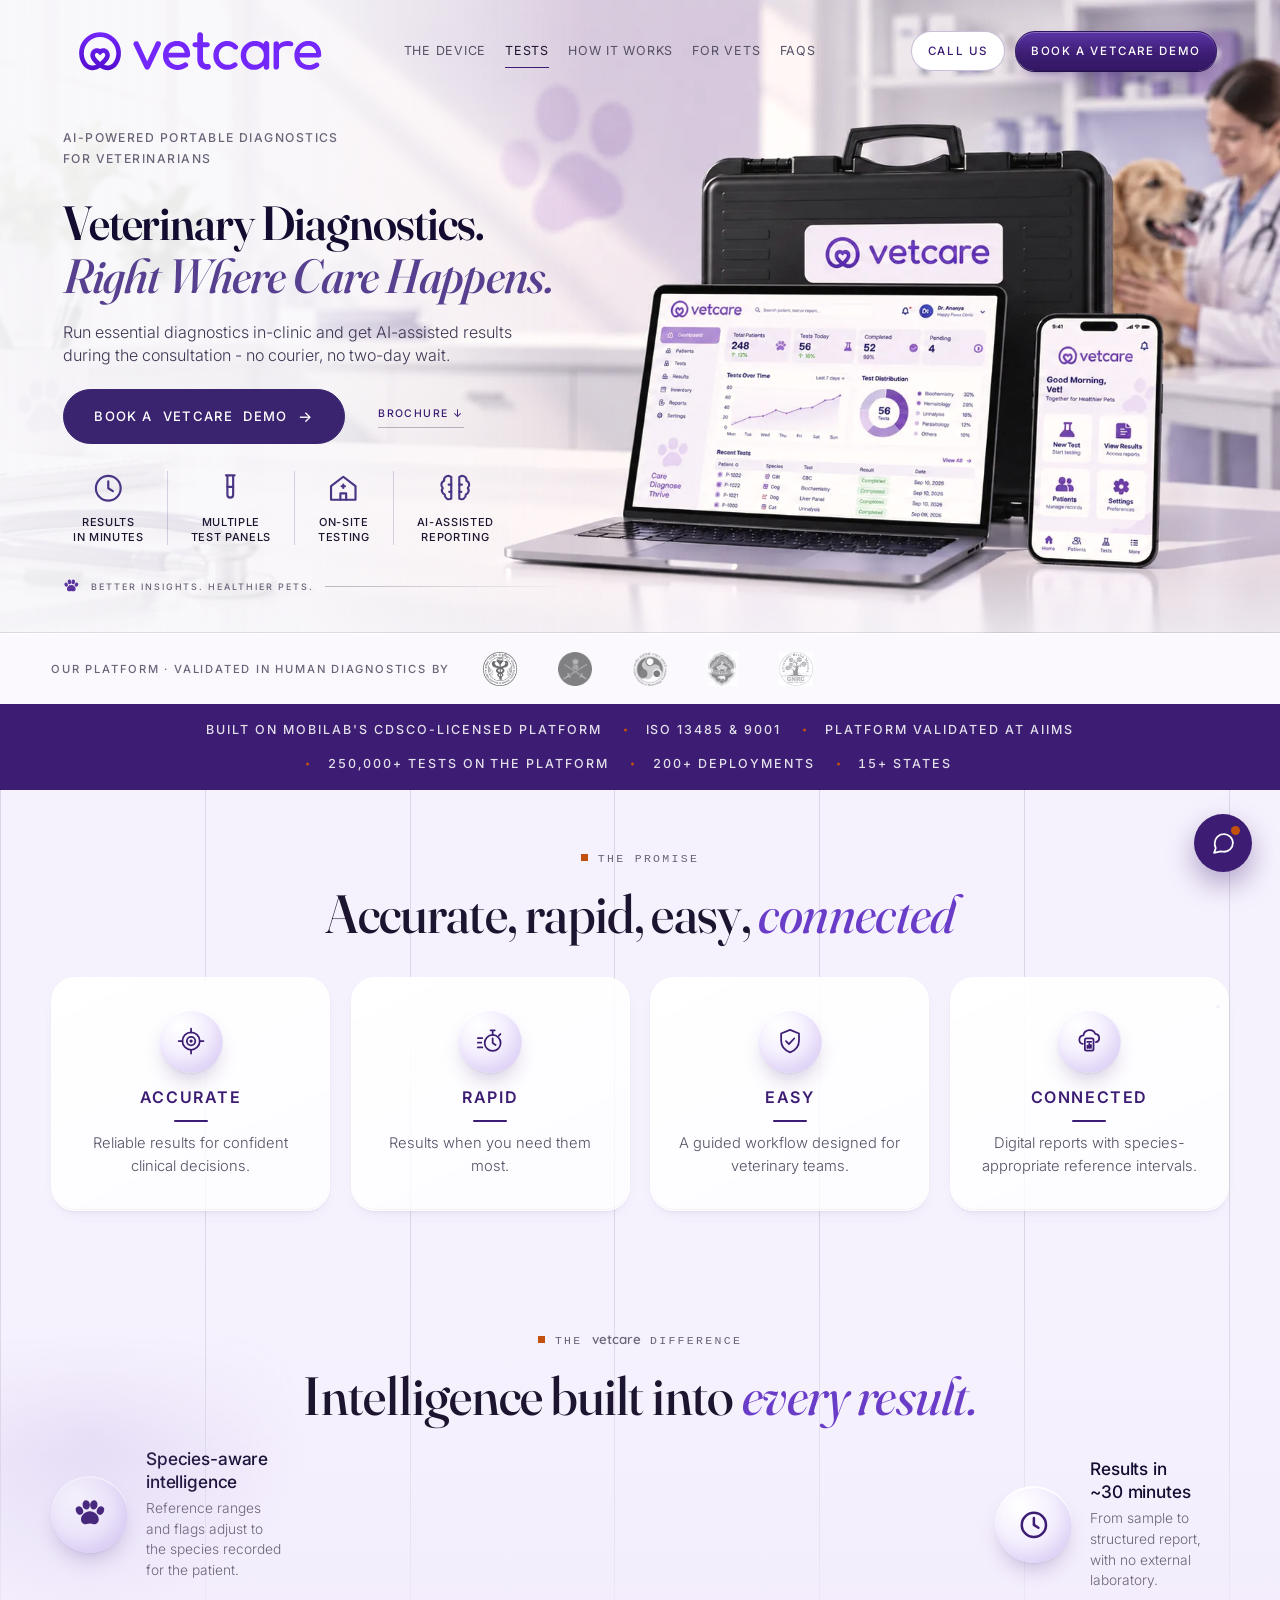
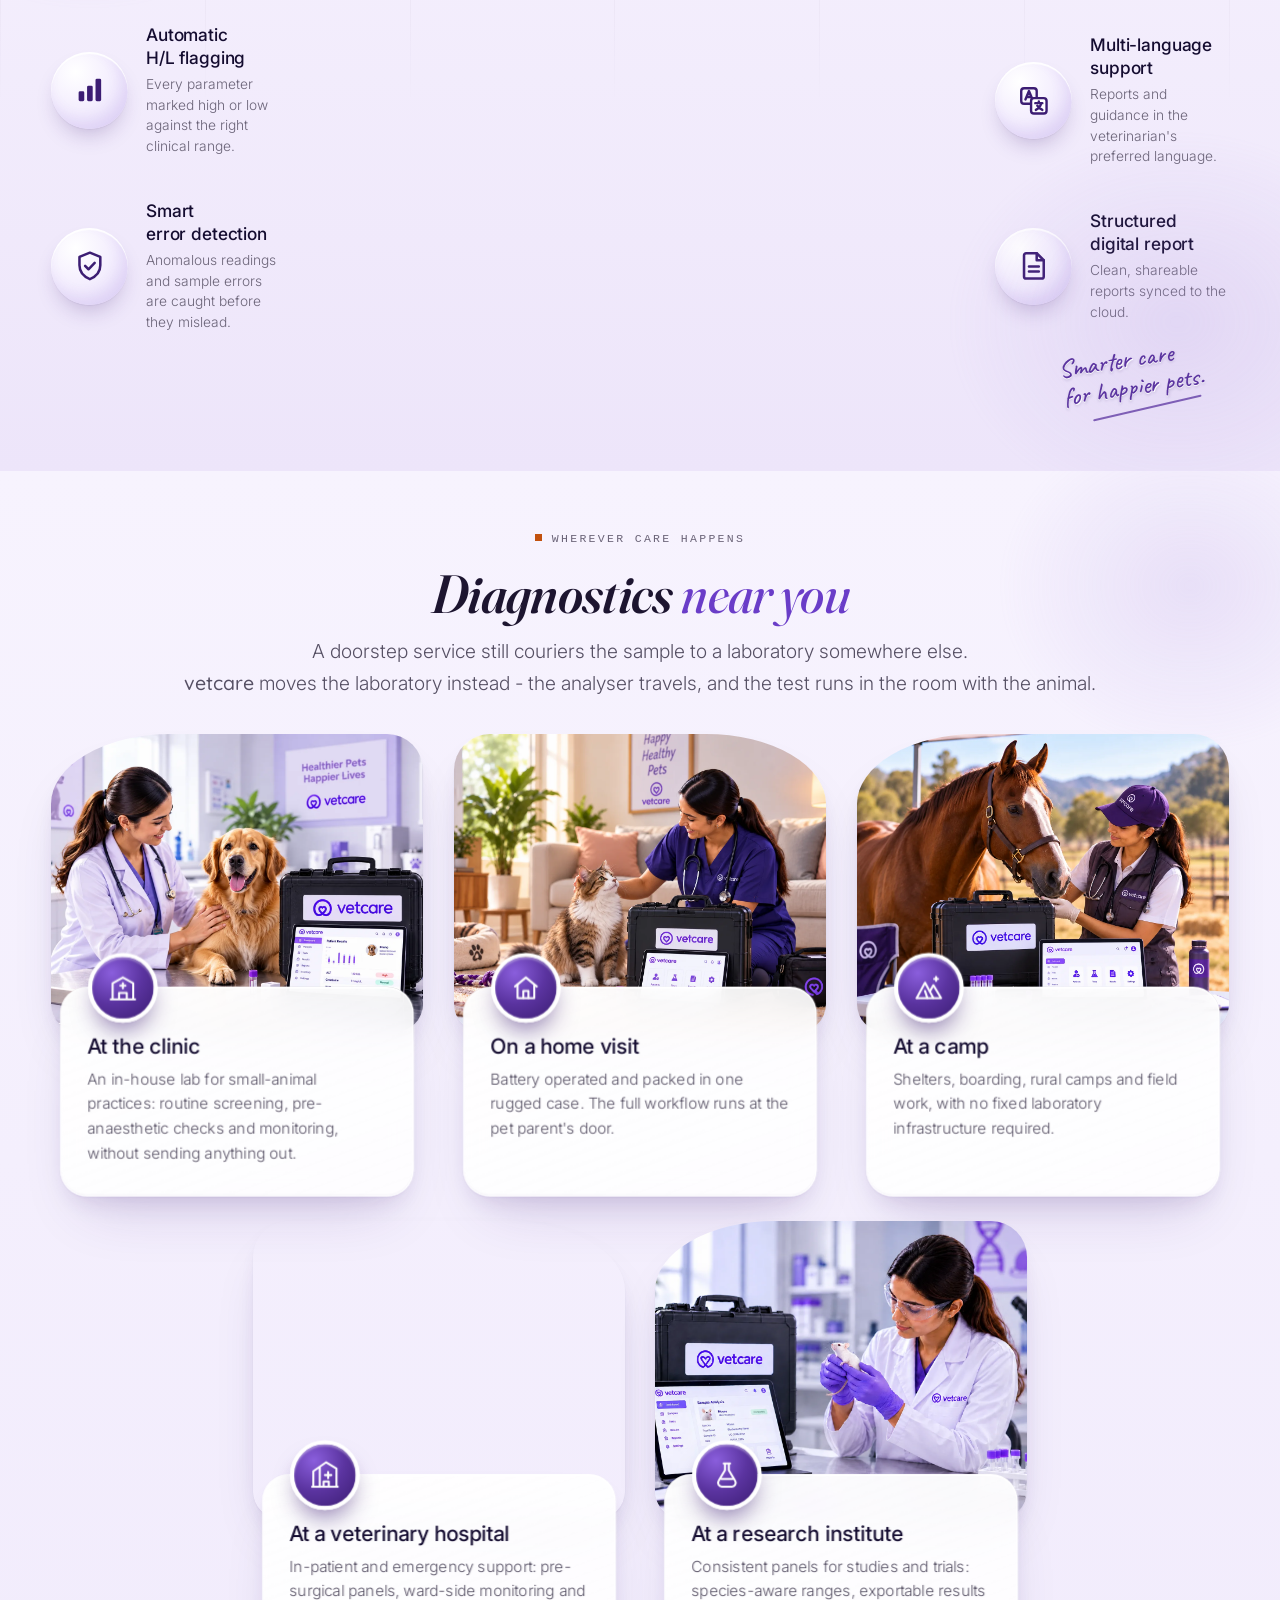
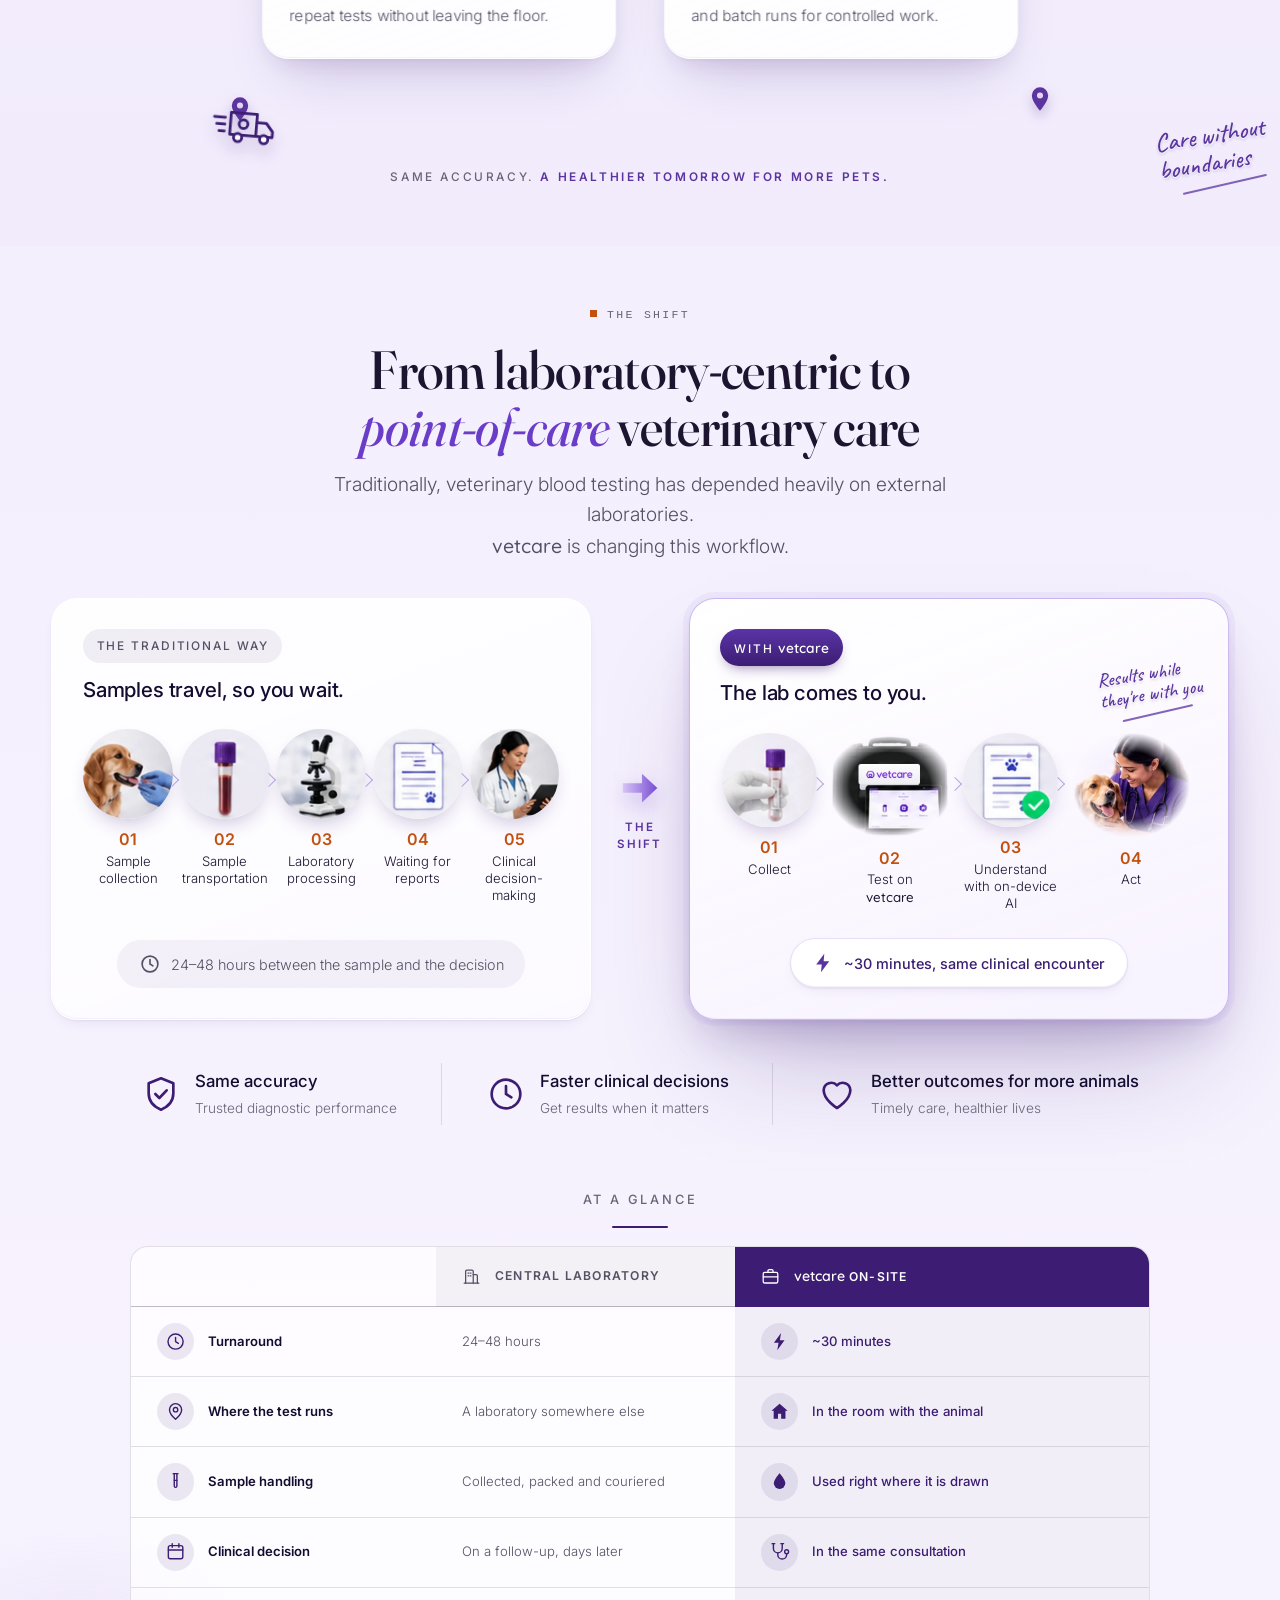
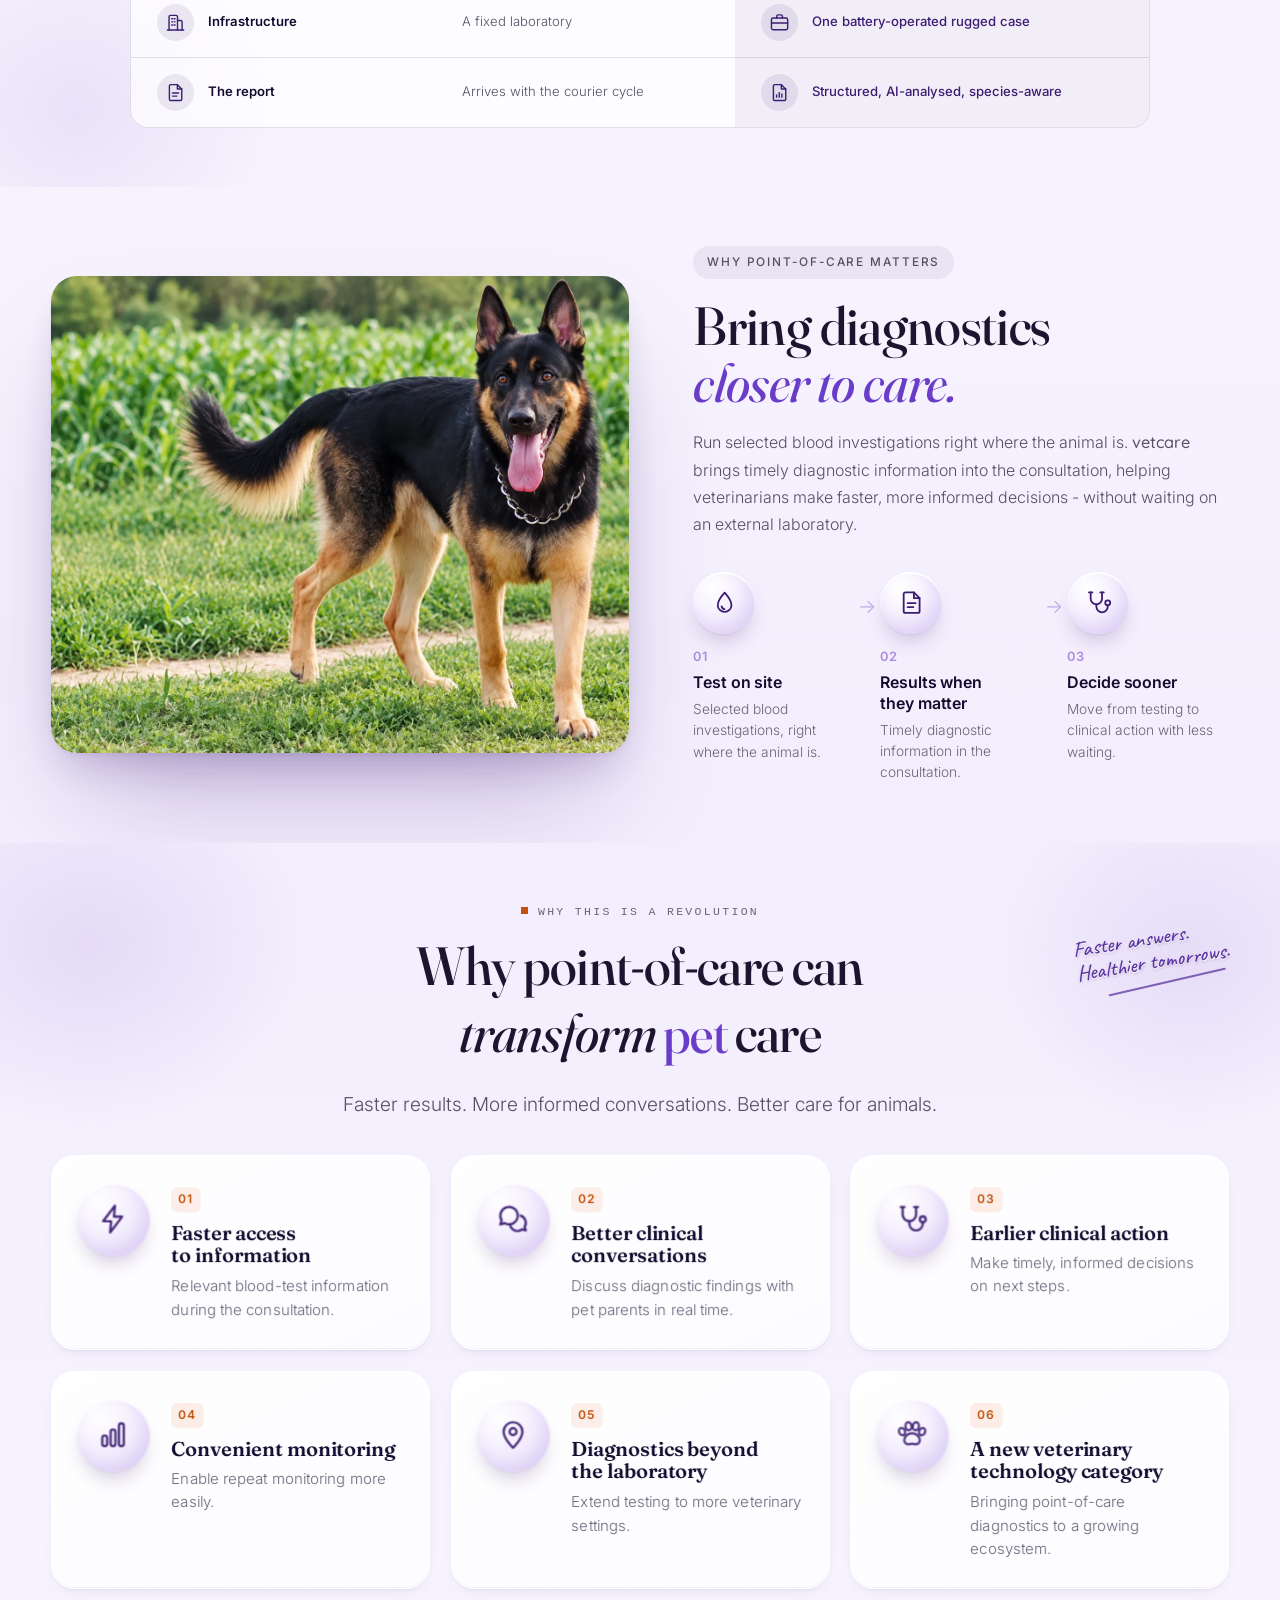
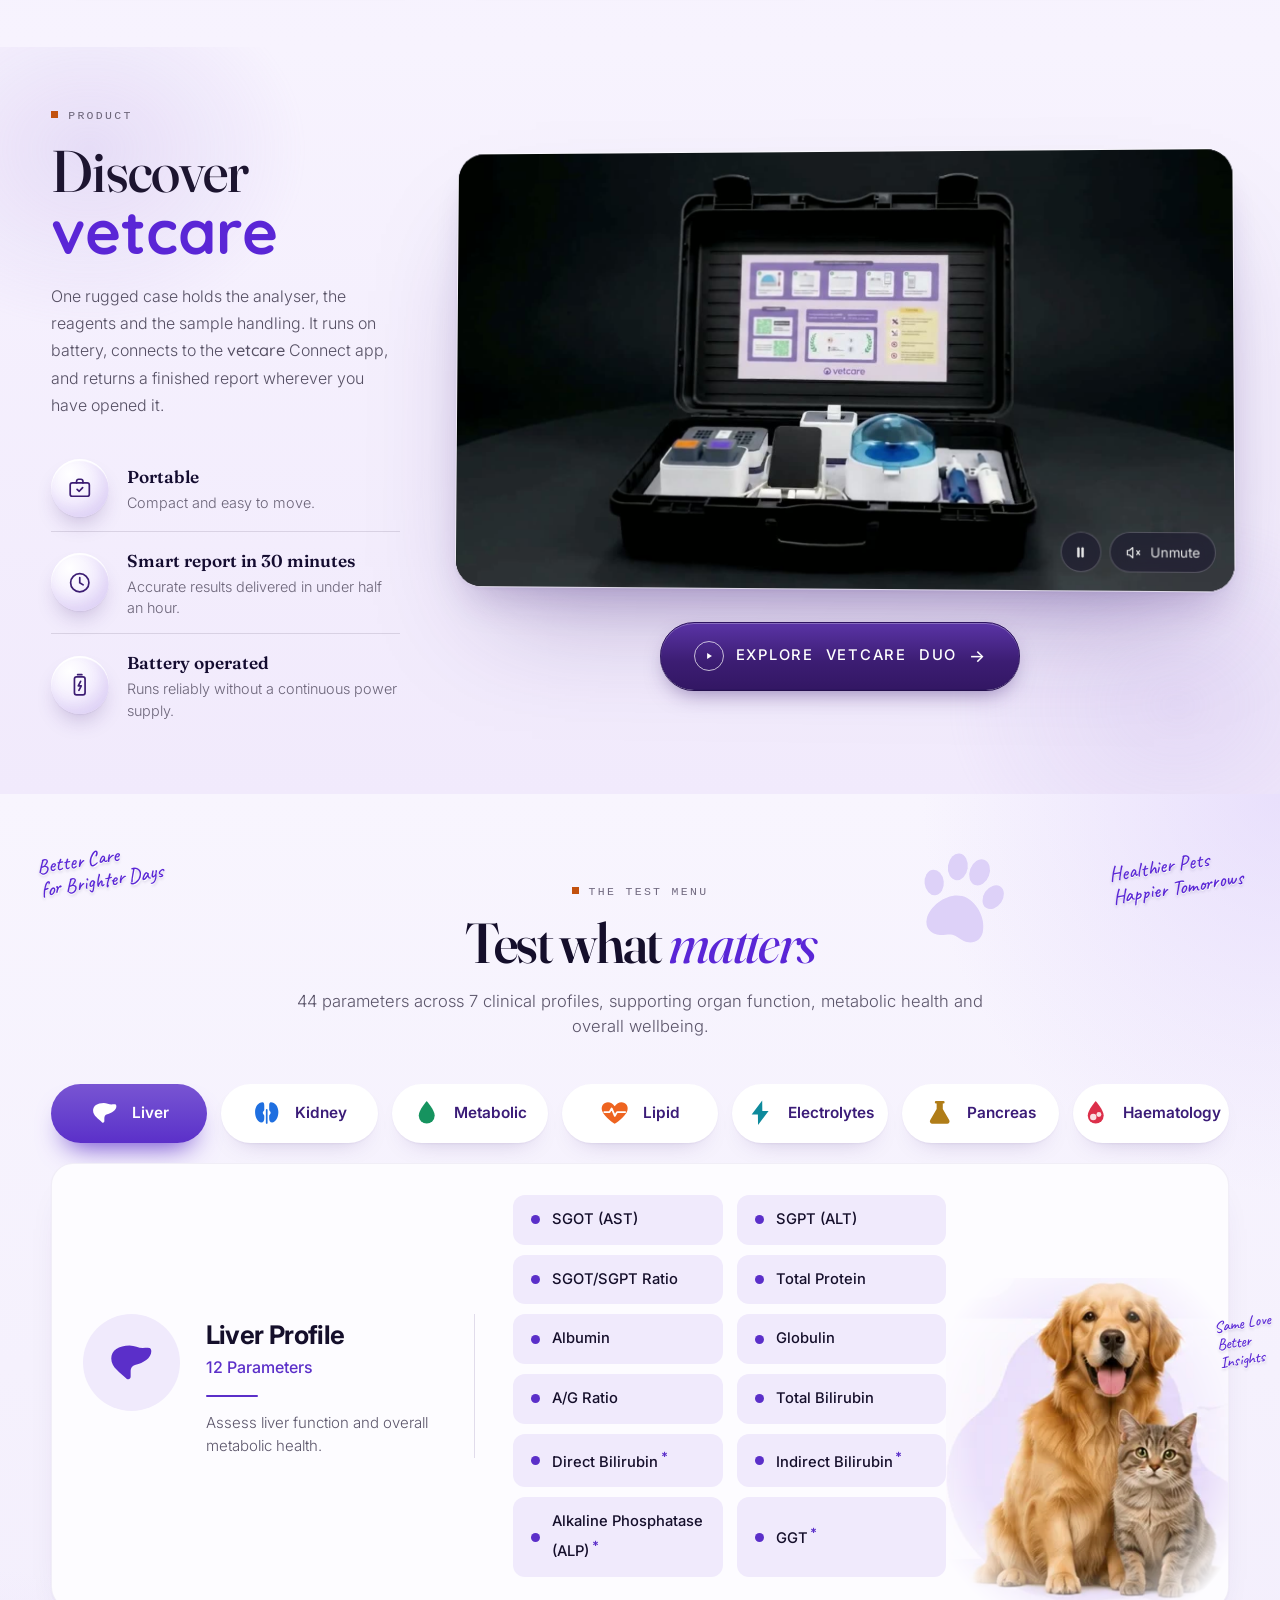
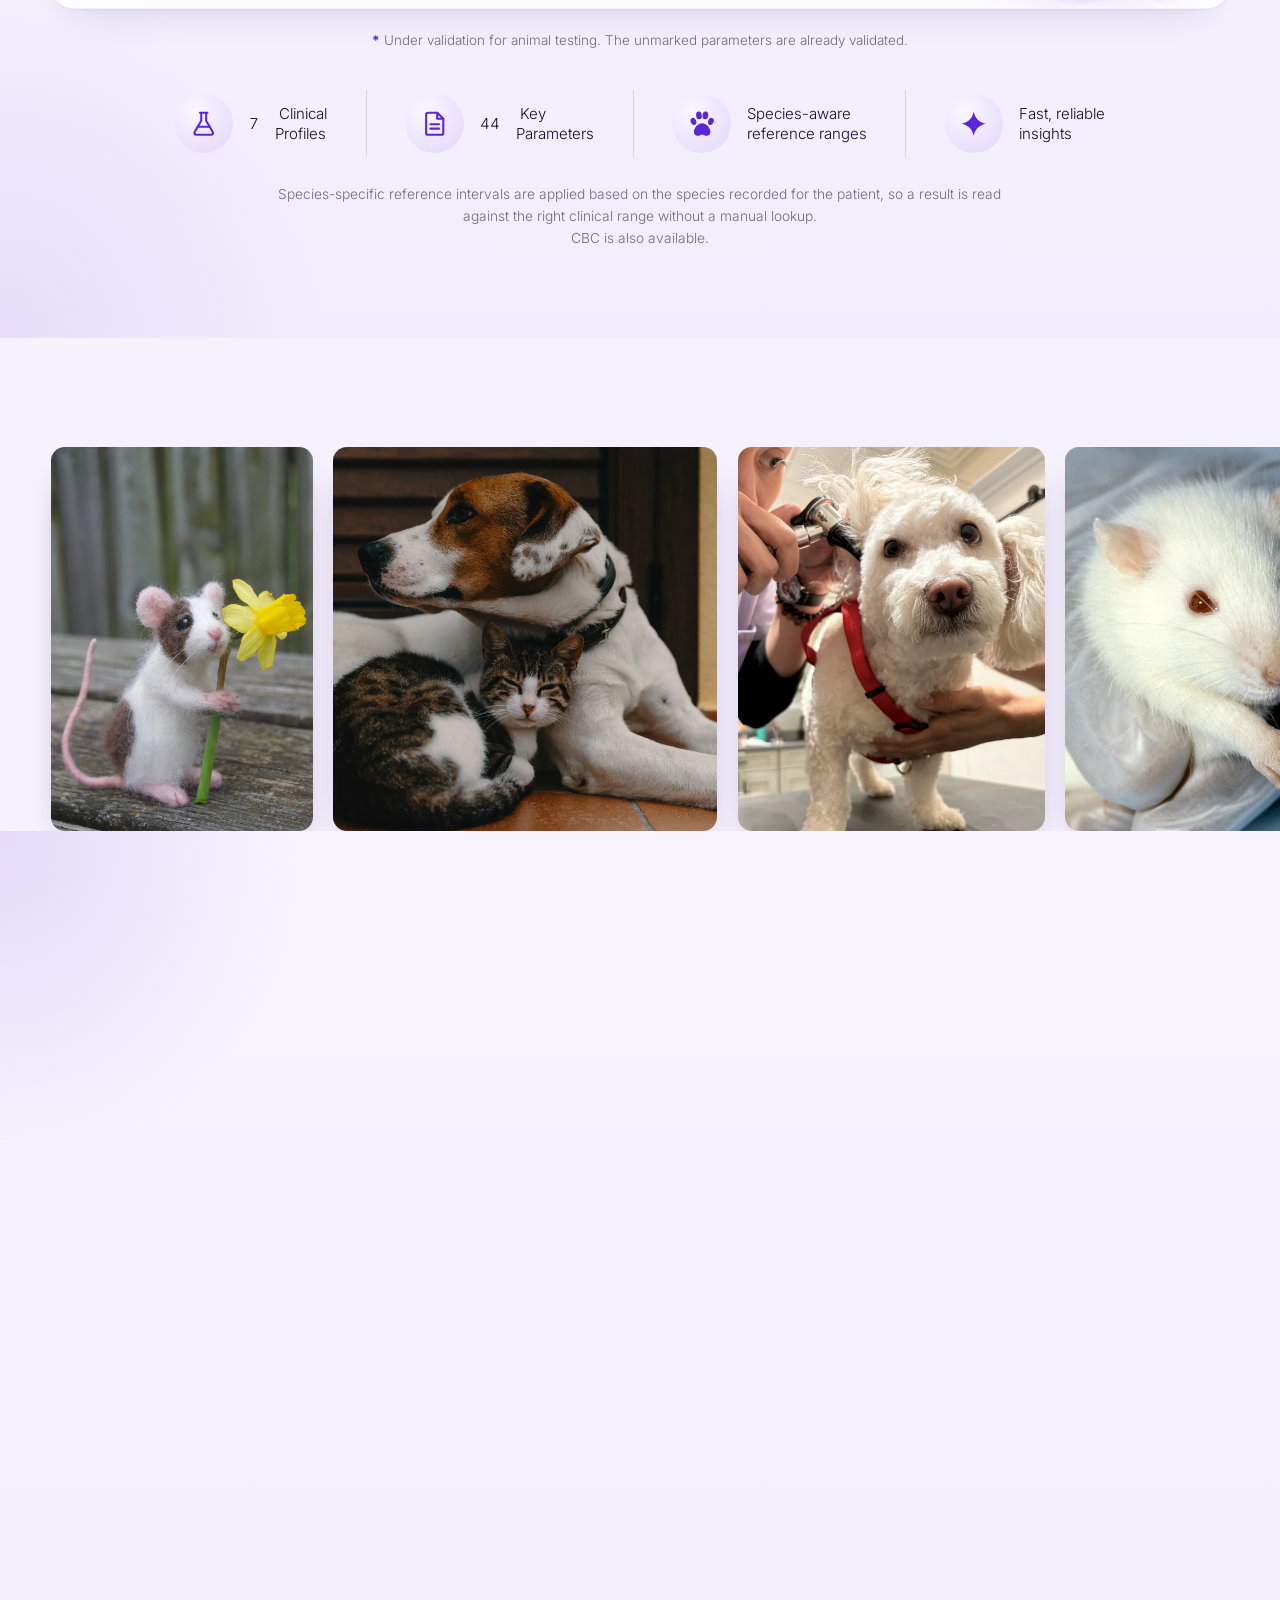
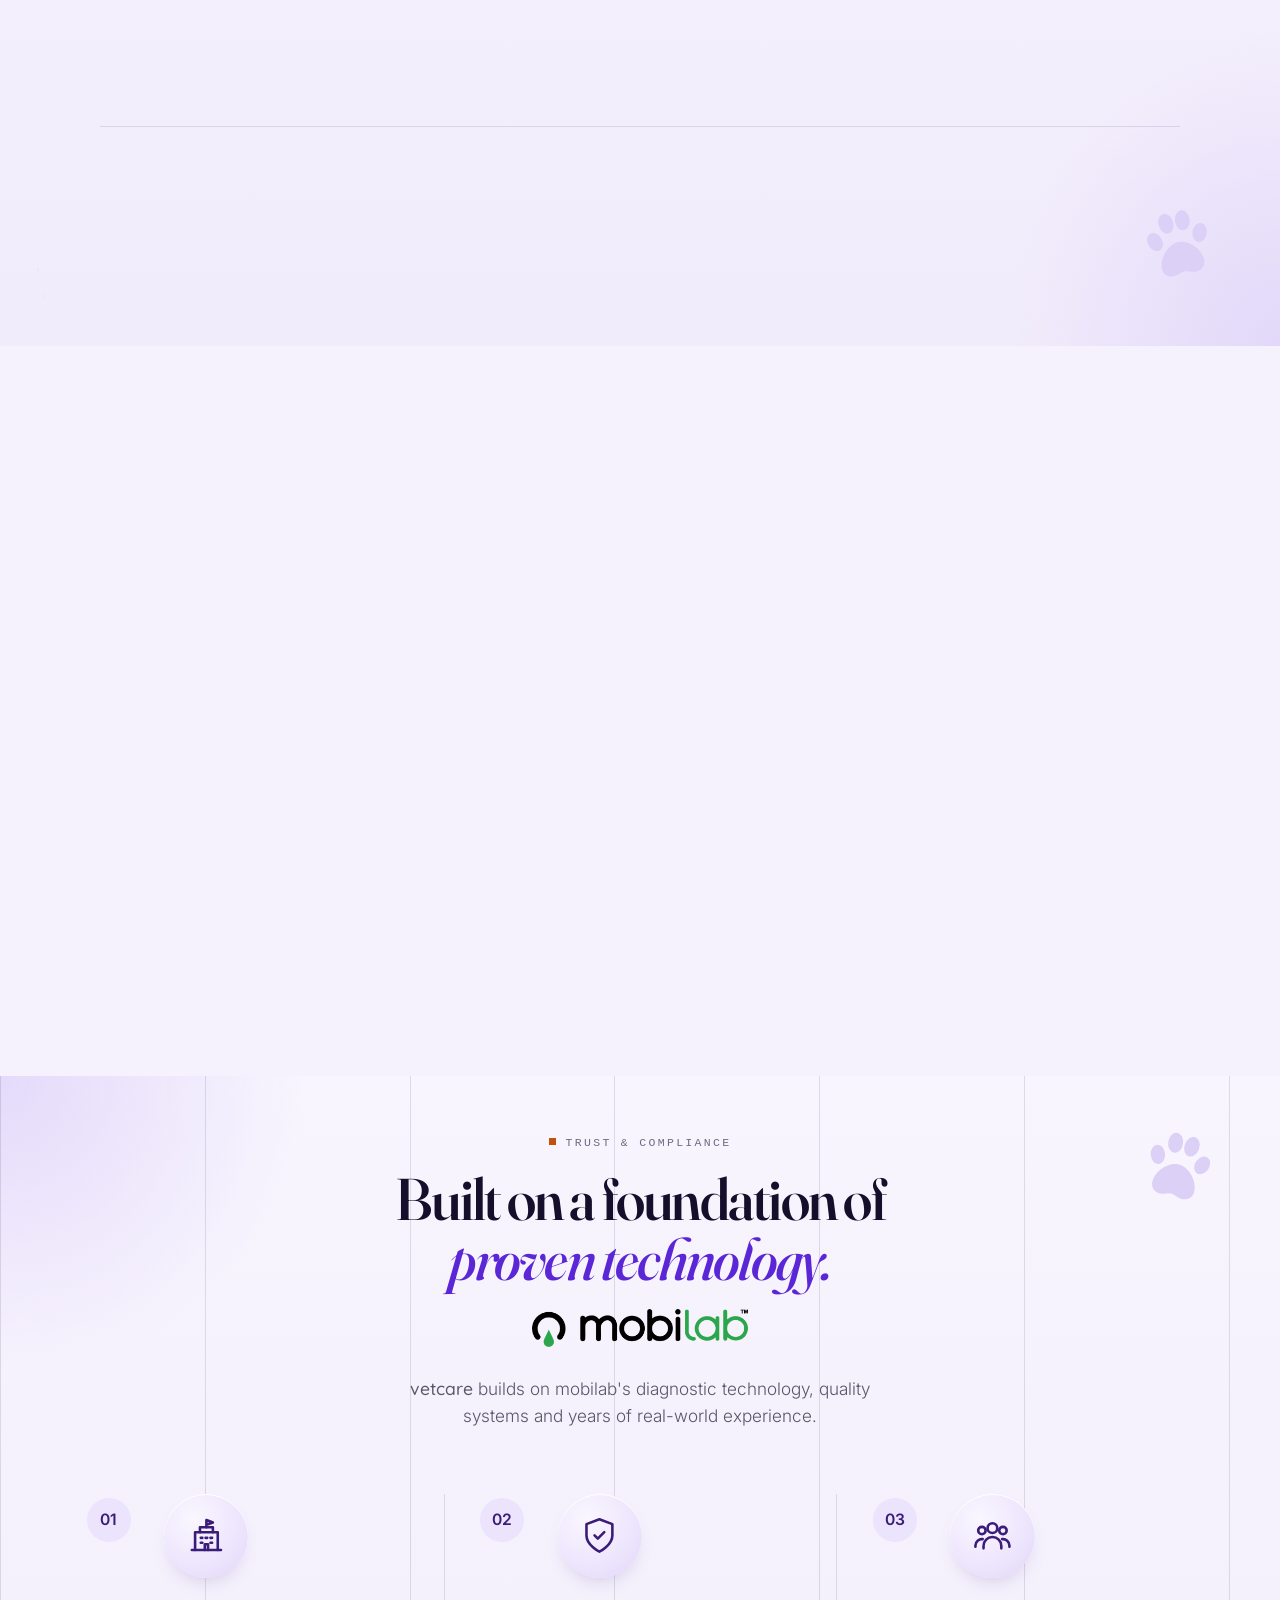
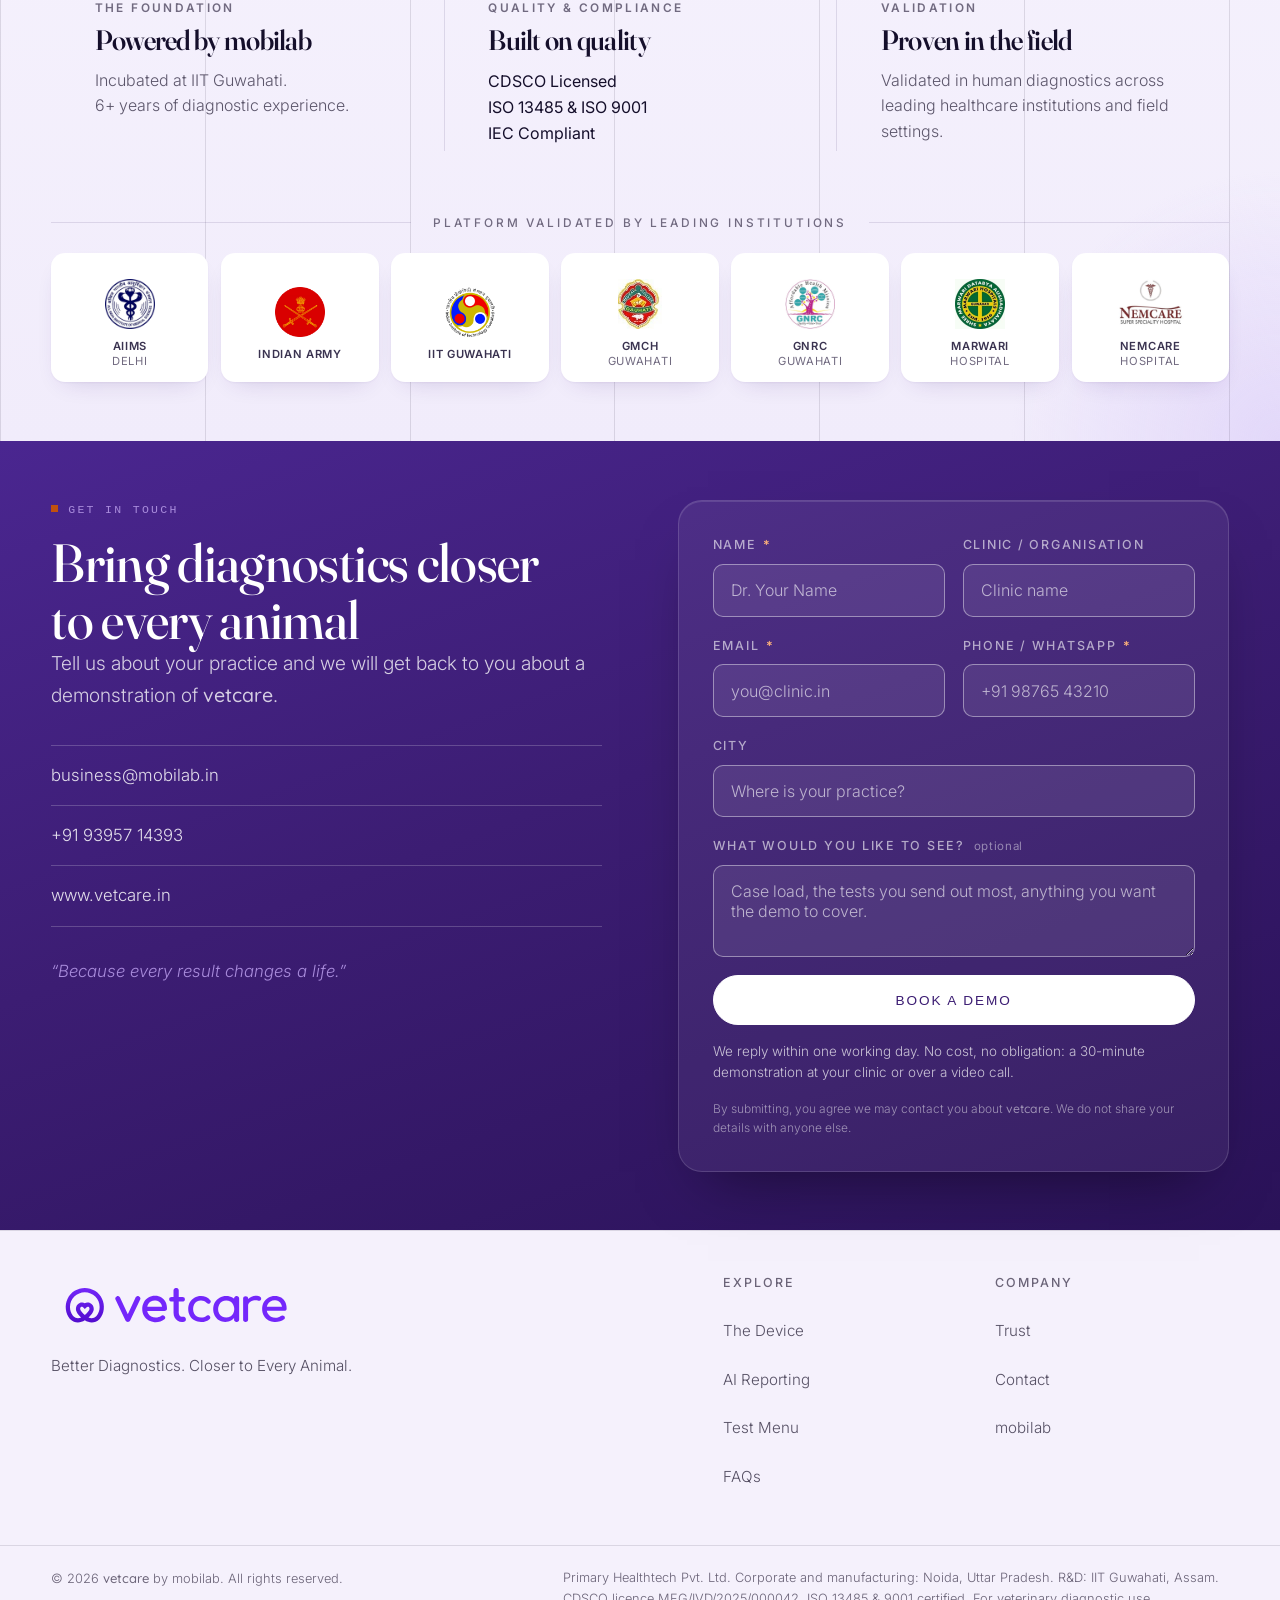
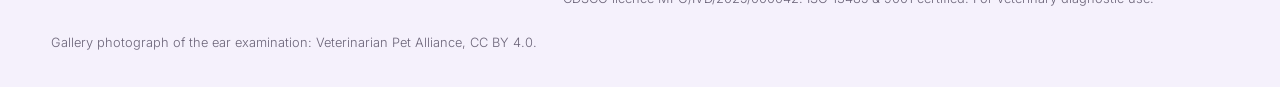
<file: index.html>
<!DOCTYPE html>
<html lang="en">
<head>
<meta charset="UTF-8">
<meta name="viewport" content="width=device-width, initial-scale=1.0">
<title>VETCARE by mobilab | AI-Powered Pet Diagnostics That Come To You</title>
<meta name="description" content="VETCARE by mobilab: India's first truly AI-powered point-of-care veterinary blood testing device. 44 parameters, 7 clinical profiles, AI-analysed report in ~30 minutes, at your clinic, not a distant lab.">
<meta name="theme-color" content="#F5F1FC">
<link rel="canonical" href="https://petlab.in/">

<!-- icons -->
<link rel="icon" href="assets/brand/vetcare-mark-color.svg" type="image/svg+xml">
<link rel="apple-touch-icon" href="assets/brand/apple-touch-icon.png">

<!-- social share -->
<meta property="og:type" content="website">
<meta property="og:site_name" content="VETCARE by mobilab">
<meta property="og:url" content="https://petlab.in/">
<meta property="og:title" content="VETCARE: the AI-powered pet lab that comes to you">
<meta property="og:description" content="India's first AI-powered point-of-care veterinary blood analyser. 44 parameters, 7 clinical profiles, an AI-analysed report in ~30 minutes, at your clinic, not a distant lab. Built on mobilab's CDSCO-licensed platform.">
<meta property="og:image" content="https://petlab.in/assets/brand/og-cover.jpg">
<meta property="og:image:width" content="1200">
<meta property="og:image:height" content="630">
<meta property="og:image:alt" content="The VETCARE Duo portable veterinary blood analyser, open in its rugged case.">
<meta property="og:locale" content="en_IN">
<meta name="twitter:card" content="summary_large_image">
<meta name="twitter:title" content="VETCARE: the AI-powered pet lab that comes to you">
<meta name="twitter:description" content="AI-analysed veterinary blood results in ~30 minutes, wherever the animal is. Built on mobilab's CDSCO-licensed platform, validated in human diagnostics at AIIMS.">
<meta name="twitter:image" content="https://petlab.in/assets/brand/og-cover.jpg">

<link rel="preconnect" href="https://fonts.googleapis.com">
<link rel="preconnect" href="https://fonts.gstatic.com" crossorigin>
<link href="https://fonts.googleapis.com/css2?family=Fraunces:ital,opsz,wght@0,9..144,400..700;1,9..144,400..700&family=Inter:wght@300;400;500;600;700;800&family=Quicksand:wght@500;600;700&family=Caveat:wght@500;600&display=swap" rel="stylesheet">
<link rel="preload" as="image" href="assets/photos/hero-clinic.webp?v=4" type="image/webp" fetchpriority="high">
<link rel="stylesheet" href="styles.css?v=39">
<script>document.documentElement.className+=' js';</script>
<script type="application/ld+json">
{
 "@context": "https://schema.org",
 "@graph": [
  {
   "@type": "Organization",
   "@id": "https://mobilab.in/#org",
   "name": "mobilab",
   "legalName": "Primary Healthtech Pvt. Ltd.",
   "url": "https://mobilab.in",
   "logo": "https://petlab.in/assets/brand/vetcare-logo-color.svg",
   "email": "business@mobilab.in",
   "telephone": "+91-93957-14393",
   "address": {
    "@type": "PostalAddress",
    "addressLocality": "Noida",
    "addressRegion": "Uttar Pradesh",
    "addressCountry": "IN"
   },
   "contactPoint": [
    {
     "@type": "ContactPoint",
     "telephone": "+91-93957-14393",
     "email": "business@mobilab.in",
     "contactType": "sales",
     "areaServed": "IN",
     "availableLanguage": [
      "en",
      "hi"
     ]
    }
   ]
  },
  {
   "@type": "Brand",
   "@id": "https://petlab.in/#brand",
   "name": "VETCARE",
   "parentOrganization": {
    "@id": "https://mobilab.in/#org"
   }
  },
  {
   "@type": "Product",
   "@id": "https://petlab.in/#product",
   "name": "VETCARE by mobilab: point-of-care veterinary blood analyser",
   "brand": {
    "@id": "https://petlab.in/#brand"
   },
   "manufacturer": {
    "@id": "https://mobilab.in/#org"
   },
   "image": "https://petlab.in/assets/brand/og-cover.jpg",
   "url": "https://petlab.in/",
   "category": "Veterinary diagnostic equipment",
   "description": "An AI-powered portable point-of-care blood analyser for veterinary practice. 44 parameters across 7 clinical profiles, with species-aware reference ranges and an AI-analysed report in about 30 minutes.",
   "audience": {
    "@type": "Audience",
    "audienceType": "Veterinarians and veterinary clinics"
   },
   "additionalProperty": [
    {
     "@type": "PropertyValue",
     "name": "Turnaround time",
     "value": "~30 minutes"
    },
    {
     "@type": "PropertyValue",
     "name": "Parameters",
     "value": "44 across 7 clinical profiles"
    },
    {
     "@type": "PropertyValue",
     "name": "Regulatory",
     "value": "Built on the mobilab platform: CDSCO licensed MFG/IVD/2025/000042; ISO 13485 & 9001"
    }
   ],
   "offers": {
    "@type": "Offer",
    "availability": "https://schema.org/InStock",
    "areaServed": "IN",
    "priceCurrency": "INR",
    "url": "https://petlab.in/#contact",
    "seller": {
     "@id": "https://mobilab.in/#org"
    }
   }
  },
  {
   "@type": "WebSite",
   "@id": "https://petlab.in/#site",
   "url": "https://petlab.in/",
   "name": "VETCARE by mobilab",
   "publisher": {
    "@id": "https://mobilab.in/#org"
   },
   "inLanguage": "en-IN"
  },
  {
   "@type": "FAQPage",
   "@id": "https://petlab.in/#faq",
   "mainEntity": [
    {
     "@type": "Question",
     "name": "How fast is a VETCARE report?",
     "acceptedAnswer": {
      "@type": "Answer",
      "text": "Around 30 minutes from sample to a structured, AI-analysed report, inside a single consultation rather than the 24–48 hours a central-laboratory round trip typically takes."
     }
    },
    {
     "@type": "Question",
     "name": "What makes it \"AI-powered\"?",
     "acceptedAnswer": {
      "@type": "Answer",
      "text": "The intelligence runs on the device. It applies species-specific reference intervals automatically, auto-flags every parameter high or low, and detects anomalous readings and sample errors before they can mislead a diagnosis. Reports come out structured and shareable, in the vet's preferred language."
     }
    },
    {
     "@type": "Question",
     "name": "Which parameters does it run?",
     "acceptedAnswer": {
      "@type": "Answer",
      "text": "Forty-four parameters across seven clinical profiles: Liver (SGOT/AST, SGPT/ALT, SGOT/SGPT Ratio, Total Protein, Albumin, Globulin, A/G Ratio, Total, Direct and Indirect Bilirubin, ALP, GGT), Kidney & Urinary (Urea, Creatinine, BUN, BUN/Creatinine Ratio, Urea/Creatinine Ratio, Urine Creatinine, Microalbumin, uACR), Metabolic & Minerals (Glucose, Uric Acid, Total Calcium, Phosphorus, Magnesium), Lipid (Total Cholesterol, Triglycerides, LDL, HDL, Non-HDL, Cholesterol/HDL, LDL/HDL and Triglycerides/HDL Ratios), Electrolytes (Sodium, Potassium, Chloride), Pancreas (Amylase, Lipase) and Haematology & Iron (Haemoglobin, Iron, UIBC, TIBC, Transferrin Saturation, CRP)."
     }
    },
    {
     "@type": "Question",
     "name": "Does someone need laboratory training to run it?",
     "acceptedAnswer": {
      "@type": "Answer",
      "text": "No. The VETCARE Connect app guides the operator step by step, and a veterinary assistant can be fully trained in under a day."
     }
    },
    {
     "@type": "Question",
     "name": "Can it be used outside a clinic?",
     "acceptedAnswer": {
      "@type": "Answer",
      "text": "Yes. The unit is battery operated and packed in a single rugged case, so it runs on home visits, at mobile camps and in field settings with no fixed laboratory infrastructure."
     }
    },
    {
     "@type": "Question",
     "name": "Is it approved?",
     "acceptedAnswer": {
      "@type": "Answer",
      "text": "VETCARE is built on the mobilab platform, which is CDSCO licensed (MFG/IVD/2025/000042), ISO 13485 & 9001 certified and IEC ESD compliant (61000-4-2:2008 & 61000-4-8:2009), and has been validated in human diagnostics by AIIMS Delhi, the Indian Army, IIT Guwahati and GMCH Guwahati. Veterinary validation of VETCARE is in progress."
     }
    },
    {
     "@type": "Question",
     "name": "Which species is the panel validated for?",
     "acceptedAnswer": {
      "@type": "Answer",
      "text": "Reference intervals are applied automatically from the species recorded for the patient. The specific validated species list is not yet stated in our source documents. Please ask us directly and we will confirm."
     }
    },
    {
     "@type": "Question",
     "name": "How do I get one?",
     "acceptedAnswer": {
      "@type": "Answer",
      "text": "Book a demonstration using the form below, email business@mobilab.in, or call +91 93957 14393."
     }
    }
   ]
  }
 ]
}
</script>
</head>
<body>
<a class="skip" href="#top">Skip to content</a>

<!-- ═══════════ NAV ═══════════ -->
<header class="nav" id="nav">
  <div class="nav__inner">
    <a href="#top" class="nav__brand" aria-label="VETCARE home">
      <img src="assets/brand/vetcare-logo-color.svg" alt="VETCARE, by mobilab" width="985" height="237">
    </a>
    <nav class="nav__links" id="navLinks" aria-label="Primary">
      <a href="duo.html">The Device</a>
      <a href="#menu">Tests</a>
      <a href="#shift">How it works</a>
      <a href="#why">For vets</a>
      <a href="#faq">FAQs</a>
    </nav>
    <div class="nav__cta">
      <a href="tel:+919395714393" class="btn btn--ghost btn--sm nav__call" aria-label="Call VETCARE on +91 93957 14393">
        <svg class="nav__callIco" viewBox="0 0 24 24" fill="none" stroke="currentColor" stroke-width="1.8" stroke-linecap="round" stroke-linejoin="round" aria-hidden="true"><path d="M6.6 3h3l1.5 4-2 1.5a12 12 0 0 0 5.4 5.4l1.5-2 4 1.5v3a2 2 0 0 1-2.2 2A17 17 0 0 1 4.6 5.2 2 2 0 0 1 6.6 3Z"/></svg>
        <span class="nav__callTxt">Call us</span>
      </a>
      <a href="#contact" class="btn btn--sm btn--3d"><span>Book a <span class="nav__long"><span class="x-brandword">VETCARE</span> </span>demo</span></a>
    </div>
    <button class="nav__toggle" id="navToggle" aria-label="Menu" aria-expanded="false" aria-controls="navLinks">
      <span></span><span></span>
    </button>
  </div>
</header>

<main id="top">

<!-- ═══════════ 1 · HERO · the clinic scene ═══════════
     The photograph carries the realism: kit, dashboard and app on a real
     bench. The copy sits on the washed left of it, and the whole layer
     drifts a few pixels against the pointer so the room has depth. -->
<section class="hero hero--scene" id="hero">
  <div class="hero__bg" id="heroDepth">
    <div class="hero__layer" data-depth="1">
      <picture>
        <source srcset="assets/photos/hero-clinic.webp?v=4" type="image/webp">
        <img src="assets/photos/hero-clinic.jpg?v=4" width="1789" height="879" fetchpriority="high" decoding="async"
             alt="A veterinary clinic counter with the closed VETCARE case, the VETCARE dashboard open on a laptop and the app on a phone beside it, a vet examining a golden retriever behind.">
      </picture>
      <p class="hero__chip glass" data-depth="2" aria-hidden="true">
        <span class="hero__chipDot"></span>
        <span><strong>AI report ready</strong><small>Structured · species-aware</small></span>
      </p>
    </div>
    <span class="hero__wash" aria-hidden="true"></span>
  </div>

  <div class="wrap hero__inner">
    <div class="hero__copy">
      <p class="eyebrow reveal">AI-powered portable diagnostics <span class="brk"></span>for veterinarians</p>
      <h1 class="reveal" data-d="1">Veterinary Diagnostics. <em>Right Where Care Happens.</em></h1>
      <p class="hero__lead reveal" data-d="2">Run essential diagnostics in-clinic and get AI-assisted results
        during the consultation - no courier, no two-day wait.</p>

      <div class="hero__actions reveal" data-d="3">
        <a href="#contact" class="btn btn--lg btn--3d">Book a <span class="x-brandword">VETCARE</span> demo <span class="btn__arrow" aria-hidden="true">&rarr;</span></a>
        <a href="assets/docs/petlab-brochure.pdf" class="hero__call" download="VETCARE-Brochure.pdf"
           aria-label="Download the VETCARE brochure, PDF, 4.0 MB">Brochure &#8595;</a>
      </div>

      <ul class="hero__usps reveal" data-d="4">
        <li><span class="orb orb--sm" aria-hidden="true"><svg viewBox="0 0 24 24" fill="none" stroke="currentColor" stroke-width="1.6" stroke-linecap="round" stroke-linejoin="round"><circle cx="12" cy="12" r="8.6"/><path d="M12 7.2V12l3.2 2"/></svg></span><span>Results<br>in minutes</span></li>
        <li><span class="orb orb--sm" aria-hidden="true"><svg viewBox="0 0 24 24" fill="none" stroke="currentColor" stroke-width="1.6" stroke-linecap="round" stroke-linejoin="round"><path d="M9 3h6M10 3v13.5a2 2 0 0 0 4 0V3"/><path d="M10 11h4"/></svg></span><span>Multiple<br>test panels</span></li>
        <li><span class="orb orb--sm" aria-hidden="true"><svg viewBox="0 0 24 24" fill="none" stroke="currentColor" stroke-width="1.6" stroke-linecap="round" stroke-linejoin="round"><path d="M3.5 10.5 12 4l8.5 6.5V20H3.5z"/><path d="M10 20v-4.5h4V20M10.8 10.6h2.4M12 9.4v2.4"/></svg></span><span>On-site<br>testing</span></li>
        <li><span class="orb orb--sm" aria-hidden="true"><svg viewBox="0 0 24 24" fill="none" stroke="currentColor" stroke-width="1.6" stroke-linecap="round" stroke-linejoin="round"><path d="M9.2 4.2a3 3 0 0 0-5 2.6 3 3 0 0 0-.9 5 3 3 0 0 0 1.4 4.6 3 3 0 0 0 4.5 2.8V4.2z"/><path d="M14.8 4.2a3 3 0 0 1 5 2.6 3 3 0 0 1 .9 5 3 3 0 0 1-1.4 4.6 3 3 0 0 1-4.5 2.8V4.2z"/><path d="M9.2 9.5H7.4M9.2 14.5H7.8M14.8 9.5h1.8M14.8 14.5h1.4"/></svg></span><span>AI-assisted<br>reporting</span></li>
      </ul>

      <p class="hero__tag reveal" data-d="5">
        <svg viewBox="0 0 24 24" fill="currentColor" aria-hidden="true"><ellipse cx="4.6" cy="9.6" rx="2.5" ry="3.1" transform="rotate(-24 4.6 9.6)"/><ellipse cx="9.4" cy="5.6" rx="2.6" ry="3.3" transform="rotate(-8 9.4 5.6)"/><ellipse cx="14.8" cy="5.6" rx="2.6" ry="3.3" transform="rotate(8 14.8 5.6)"/><ellipse cx="19.5" cy="9.6" rx="2.5" ry="3.1" transform="rotate(24 19.5 9.6)"/><path d="M12 10.2c-3.3 0-6.3 2.7-6.3 5.7 0 2 1.5 3.4 3.5 3.4 1 0 1.9-.4 2.8-.4s1.8.4 2.8.4c2 0 3.5-1.4 3.5-3.4 0-3-3-5.7-6.3-5.7z"/></svg>
        Better insights. Healthier pets.
      </p>
    </div>
  </div>
</section>

<!-- proof strip — the institutions, straight under the hero -->
<div class="hero__proof reveal">
  <div class="hero__proof-inner">
    <p class="hero__proof-label">Our platform &middot; validated in human diagnostics by</p>
    <ul class="hero__proof-logos">
      <li><picture><source srcset="assets/partners/logo-aiims.webp" type="image/webp"><img src="assets/partners/logo-aiims.png" alt="AIIMS Delhi" width="240" height="240" decoding="async"></picture></li>
      <li><picture><source srcset="assets/partners/logo-army.webp" type="image/webp"><img src="assets/partners/logo-army.png" alt="Indian Army" width="180" height="180" decoding="async"></picture></li>
      <li><picture><source srcset="assets/partners/logo-iitg.webp" type="image/webp"><img src="assets/partners/logo-iitg.png" alt="IIT Guwahati" width="179" height="180" decoding="async"></picture></li>
      <li><picture><source srcset="assets/partners/logo-gmch.webp" type="image/webp"><img src="assets/partners/logo-gmch.png" alt="Gauhati Medical College and Hospital" width="79" height="90" decoding="async"></picture></li>
      <li><picture><source srcset="assets/partners/logo-gnrc.webp" type="image/webp"><img src="assets/partners/logo-gnrc.png" alt="GNRC Guwahati" width="240" height="240" decoding="async"></picture></li>
    </ul>
  </div>
</div>

<!-- ═══════════ 2 · TRUST RIBBON ═══════════ -->
<section class="ribbon">
  <div class="wrap ribbon__inner">
    <span>Built on mobilab's CDSCO-licensed platform</span><span>ISO 13485 &amp; 9001</span><span>Platform validated at AIIMS</span>
    <span><span class="num" data-to="250000" data-suffix="+">250,000+</span> tests on the platform</span><span><span class="num" data-to="200" data-suffix="+">200+</span> deployments</span><span><span class="num" data-to="15" data-suffix="+">15+</span> states</span>
  </div>
</section>

<!-- ═══════════ 2b · THE FOUR PILLARS ═══════════ -->
<section class="section pillars x-gridbg" id="pillars">
  <svg class="x-etch x-etch--dog" viewBox="0 0 240 150" fill="none" stroke="currentColor" stroke-width="1.6" stroke-linecap="round" stroke-linejoin="round" aria-hidden="true">
    <path d="M18 128h204" opacity=".35" stroke-width="1"/>
    <path d="M62 128C48 126 42 110 50 94c10-20 36-30 64-30 30 0 52 10 58 26"/>
    <path d="M60 128c-2-18 8-34 24-40" opacity=".5" stroke-width="1.2"/>
    <path d="M172 90c16-6 32 0 38 14 5 12 0 22-12 24-10 2-22 0-28-6"/>
    <path d="M210 104c8 2 12 8 10 14-1 4-6 6-12 5"/>
    <circle cx="219" cy="114" r="2.2" fill="currentColor" stroke="none"/>
    <path d="M176 92c-4 14 0 26 10 30 8 3 14-2 12-12-1-7-6-14-10-18" opacity=".85"/>
    <path d="M196 104q5 4 10 0"/>
    <path d="M150 128h44M160 128v-6M172 128v-6M184 128v-6" stroke-width="1.3"/>
    <path d="M56 118c-16 2-24-8-18-18 4-7 12-8 16-3" opacity=".8"/>
    <g opacity=".4" stroke-width="1">
      <path d="M70 120l14-18M84 124l14-18M100 126l13-17M116 127l12-16M132 128l11-14"/>
    </g>
  </svg>
  <div class="wrap">
    <header class="head reveal">
      <p class="eyebrow x-mono">The promise</p>
      <h2>Accurate, rapid, easy, <em>connected</em></h2>
    </header>
    <div class="pillars__grid">
      <article class="pillars__card reveal">
        <span class="pillars__ico orb" aria-hidden="true">
          <svg viewBox="0 0 24 24" fill="none" stroke="currentColor" stroke-width="1.5" stroke-linecap="round"><circle cx="12" cy="12" r="7.4"/><circle cx="12" cy="12" r="3.6"/><circle cx="12" cy="12" r="1.4" fill="currentColor" stroke="none"/><path d="M12 1.4v3.2M12 19.4v3.2M1.4 12h3.2M19.4 12h3.2"/></svg>
        </span>
        <h3>Accurate</h3>
        <p>Reliable results for confident clinical decisions.</p>
      </article>
      <article class="pillars__card reveal" data-d="1">
        <span class="pillars__ico orb" aria-hidden="true">
          <svg viewBox="0 0 24 24" fill="none" stroke="currentColor" stroke-width="1.5" stroke-linecap="round" stroke-linejoin="round"><circle cx="14.2" cy="13.6" r="6.8"/><path d="M14.2 9.8v3.8l2.5 1.7"/><path d="M12.4 2.8h3.6M14.2 2.8v3.9M19.5 7.3l1.3-1.3"/><path d="M1.6 9.4h3.8M1.6 13.4h2.9M1.6 17.4h3.8"/></svg>
        </span>
        <h3>Rapid</h3>
        <p>Results when you need them most.</p>
      </article>
      <article class="pillars__card reveal" data-d="2">
        <span class="pillars__ico orb" aria-hidden="true">
          <svg viewBox="0 0 24 24" fill="none" stroke="currentColor" stroke-width="1.5" stroke-linecap="round" stroke-linejoin="round"><path d="M12 2.4 4.4 5.5v6.2c0 4.6 3.1 8.1 7.6 9.9 4.5-1.8 7.6-5.3 7.6-9.9V5.5z"/><path d="m8.5 12.1 2.5 2.5 4.5-4.8"/></svg>
        </span>
        <h3>Easy</h3>
        <p>A guided workflow designed for veterinary teams.</p>
      </article>
      <article class="pillars__card reveal" data-d="3">
        <span class="pillars__ico orb" aria-hidden="true">
          <svg viewBox="0 0 24 24" fill="none" stroke="currentColor" stroke-width="1.5" stroke-linecap="round" stroke-linejoin="round"><path d="M6.6 14.4a3.7 3.7 0 0 1 .6-7.3 5.3 5.3 0 0 1 10.1-1.3 3.6 3.6 0 0 1 .5 7.1"/><rect x="8.4" y="9.6" width="7.4" height="10.6" rx="1.4"/><path d="M10.4 12.6h3.4"/><path d="M10.6 17.8v-1.9M12.1 17.8v-3.4M13.6 17.8v-2.5"/></svg>
        </span>
        <h3>Connected</h3>
        <p>Digital reports with species-appropriate reference intervals.</p>
      </article>
    </div>
  </div>
</section>

<!-- ═══════════ 3 · THE VETCARE DIFFERENCE ═══════════
     Six capabilities flank the VETCARE ecosystem: analyser, Duo, case, dashboard and app. -->
<section class="section diff" id="ai">
  <div class="diff__scene">
  <span class="blob blob--tl" aria-hidden="true"></span>
  <span class="blob blob--br" aria-hidden="true"></span>
  <div class="wrap">
    <header class="head reveal">
      <p class="eyebrow x-mono">The <span class="x-brandword">VETCARE</span> difference</p>
      <h2>Intelligence built into <em>every result.</em></h2>
    </header>

    <div class="diff__stage">
      <ul class="diff__col diff__col--l">
        <li class="diff__item reveal">
          <span class="orb" aria-hidden="true"><svg viewBox="0 0 24 24" fill="currentColor"><ellipse cx="4.6" cy="9.6" rx="2.5" ry="3.1" transform="rotate(-24 4.6 9.6)"/><ellipse cx="9.4" cy="5.6" rx="2.6" ry="3.3" transform="rotate(-8 9.4 5.6)"/><ellipse cx="14.8" cy="5.6" rx="2.6" ry="3.3" transform="rotate(8 14.8 5.6)"/><ellipse cx="19.5" cy="9.6" rx="2.5" ry="3.1" transform="rotate(24 19.5 9.6)"/><path d="M12 10.2c-3.3 0-6.3 2.7-6.3 5.7 0 2 1.5 3.4 3.5 3.4 1 0 1.9-.4 2.8-.4s1.8.4 2.8.4c2 0 3.5-1.4 3.5-3.4 0-3-3-5.7-6.3-5.7z"/></svg></span>
          <div><h3>Species-aware <span class="brk"></span>intelligence</h3><p>Reference ranges and flags adjust to the species recorded for the patient.</p></div>
        </li>
        <li class="diff__item reveal" data-d="1">
          <span class="orb" aria-hidden="true"><svg viewBox="0 0 24 24" fill="currentColor"><rect x="4" y="13" width="4" height="7" rx="1"/><rect x="10" y="9" width="4" height="11" rx="1"/><rect x="16" y="4" width="4" height="16" rx="1"/></svg></span>
          <div><h3>Automatic <span class="brk"></span>H/L flagging</h3><p>Every parameter marked high or low against the right clinical range.</p></div>
        </li>
        <li class="diff__item reveal" data-d="2">
          <span class="orb" aria-hidden="true"><svg viewBox="0 0 24 24" fill="none" stroke="currentColor" stroke-width="1.8" stroke-linecap="round" stroke-linejoin="round"><path d="M12 2.6 4.6 5.6v6c0 4.5 3 8 7.4 9.8 4.4-1.8 7.4-5.3 7.4-9.8v-6z"/><path d="m8.6 12 2.4 2.4 4.4-4.6"/></svg></span>
          <div><h3>Smart <span class="brk"></span>error detection</h3><p>Anomalous readings and sample errors are caught before they mislead.</p></div>
        </li>
      </ul>

      <figure class="diff__device reveal" data-d="1">
        <span class="diff__glow" aria-hidden="true"></span>
        <div class="diff__float">
          <picture><source srcset="assets/device/petlab-ecosystem.webp?v=6" type="image/webp"><img src="assets/device/petlab-ecosystem.jpg?v=6" width="1594" height="987" loading="lazy" decoding="async"
               alt="The VETCARE ecosystem: the benchtop analyser, the VETCARE Duo, the field case, and the VETCARE dashboard on a laptop and app on a phone."></picture>
        </div>
        <span class="diff__floor" aria-hidden="true"></span>
      </figure>

      <ul class="diff__col diff__col--r">
        <li class="diff__item reveal">
          <span class="orb" aria-hidden="true"><svg viewBox="0 0 24 24" fill="none" stroke="currentColor" stroke-width="1.8" stroke-linecap="round" stroke-linejoin="round"><circle cx="12" cy="12" r="8.6"/><path d="M12 7.2V12l3.2 2"/></svg></span>
          <div><h3>Results in <span class="brk"></span>~30 minutes</h3><p>From sample to structured report, with no external laboratory.</p></div>
        </li>
        <li class="diff__item reveal" data-d="1">
          <span class="orb" aria-hidden="true"><svg viewBox="0 0 24 24" fill="none" stroke="currentColor" stroke-width="1.7" stroke-linecap="round" stroke-linejoin="round"><rect x="3" y="3" width="11" height="11" rx="2"/><path d="M6 11l2.5-6 2.5 6M6.8 9.2h3.4"/><rect x="10" y="10" width="11" height="11" rx="2" fill="#fff"/><path d="M13 13.6h5M15.5 12.4v1.2M17.2 13.6c-.4 2.2-1.8 3.8-3.8 4.8M14.4 15.4c.8 1.3 2 2.3 3.6 3"/></svg></span>
          <div><h3>Multi-language <span class="brk"></span>support</h3><p>Reports and guidance in the veterinarian's preferred language.</p></div>
        </li>
        <li class="diff__item reveal" data-d="2">
          <span class="orb" aria-hidden="true"><svg viewBox="0 0 24 24" fill="none" stroke="currentColor" stroke-width="1.8" stroke-linecap="round" stroke-linejoin="round"><path d="M14 3H6.5A1.5 1.5 0 0 0 5 4.5v15A1.5 1.5 0 0 0 6.5 21h11a1.5 1.5 0 0 0 1.5-1.5V8z"/><path d="M14 3v5h5M8.5 12.5h7M8.5 16h7"/></svg></span>
          <div><h3>Structured <span class="brk"></span>digital report</h3><p>Clean, shareable reports synced to the cloud.</p></div>
        </li>
      </ul>
    </div>

    <p class="script diff__script" aria-hidden="true">Smarter care<br>for happier pets.</p>
  </div>
  </div>
</section>

<!-- ═══════════ 4 · DIAGNOSTICS NEAR YOU ═══════════ -->
<section class="section near" id="comes">
  <span class="blob blob--tr" aria-hidden="true"></span>
  <div class="wrap">
    <header class="head reveal">
      <p class="eyebrow x-mono">Wherever care happens</p>
      <h2><span class="it">Diagnostics</span> <em>near you</em></h2>
      <p class="lead">A doorstep service still couriers the sample to a laboratory somewhere else.
        <span class="brk"></span><span class="x-brandword">VETCARE</span> moves the laboratory instead - the analyser travels, and the test runs in the room with the animal.</p>
    </header>

    <div class="near__grid">
      <article class="place reveal">
        <div class="place__card" data-tilt="5">
          <div class="place__media"><picture><source srcset="assets/photos/care-clinic.webp?v=2" type="image/webp"><img src="assets/photos/care-clinic.jpg?v=2" width="1536" height="1024" loading="lazy" decoding="async"
               alt="A veterinarian with a golden retriever on a clinic table, the VETCARE case and a laptop report beside them."></picture></div>
          <div class="place__body">
            <span class="place__badge" aria-hidden="true"><svg viewBox="0 0 24 24" fill="none" stroke="currentColor" stroke-width="1.6" stroke-linecap="round" stroke-linejoin="round"><path d="M4 21V8.5L12 4l8 4.5V21"/><path d="M9 21v-5h6v5M12 8.4v4M10 10.4h4M2.5 21h19"/></svg></span>
            <h3>At the clinic</h3>
            <p>An in-house lab for small-animal practices: routine screening, pre-anaesthetic checks and monitoring, without sending anything out.</p>
          </div>
        </div>
      </article>
      <article class="place reveal" data-d="1">
        <div class="place__card" data-tilt="5">
          <div class="place__media"><picture><source srcset="assets/photos/care-home.webp?v=2" type="image/webp"><img src="assets/photos/care-home.jpg?v=2" width="1371" height="1148" loading="lazy" decoding="async"
               alt="A veterinary nurse kneeling on a living-room rug with a long-haired cat, the VETCARE case and laptop beside them."></picture></div>
          <div class="place__body">
            <span class="place__badge" aria-hidden="true"><svg viewBox="0 0 24 24" fill="none" stroke="currentColor" stroke-width="1.6" stroke-linecap="round" stroke-linejoin="round"><path d="M3.5 11 12 4l8.5 7"/><path d="M5.5 9.5V20h13V9.5"/><path d="M10 20v-5.5h4V20"/></svg></span>
            <h3>On a home visit</h3>
            <p>Battery operated and packed in one rugged case. The full workflow runs at the pet parent's door.</p>
          </div>
        </div>
      </article>
      <article class="place reveal" data-d="2">
        <div class="place__card" data-tilt="5">
          <div class="place__media"><picture><source srcset="assets/photos/care-camp.webp?v=2" type="image/webp"><img src="assets/photos/care-camp.jpg?v=2" width="1371" height="1148" loading="lazy" decoding="async"
               alt="A VETCARE field vet checking a horse at an outdoor camp, the VETCARE case, sample tubes and laptop on a folding table."></picture></div>
          <div class="place__body">
            <span class="place__badge" aria-hidden="true"><svg viewBox="0 0 24 24" fill="none" stroke="currentColor" stroke-width="1.6" stroke-linecap="round" stroke-linejoin="round"><path d="M2.5 20 9 8l6.5 12"/><path d="M12.8 14.8 15.5 10l6 10H2.5"/><path d="M9 14.5l1.8 5.5M17.6 3.6v3M16.1 5.1h3"/></svg></span>
            <h3>At a camp</h3>
            <p>Shelters, boarding, rural camps and field work, with no fixed laboratory infrastructure required.</p>
          </div>
        </div>
      </article>
      <article class="place reveal" data-d="3">
        <div class="place__card" data-tilt="5">
          <div class="place__media"><picture><source srcset="assets/photos/care-hospital.webp" type="image/webp"><img src="assets/photos/care-hospital.jpg" width="1536" height="1024" loading="lazy" decoding="async"
               alt="A vet examining a rabbit on a hospital table, with the VETCARE case and a tablet report beside them."></picture></div>
          <div class="place__body">
            <span class="place__badge" aria-hidden="true"><svg viewBox="0 0 24 24" fill="none" stroke="currentColor" stroke-width="1.6" stroke-linecap="round" stroke-linejoin="round"><path d="M3 21V9l5-3.5V21M8 5.5V21M8 5.5 13 2l8 5v14"/><path d="M14.5 9.5v5M12 12h5M11 21v-4h4v4M2 21h20"/></svg></span>
            <h3>At a veterinary hospital</h3>
            <p>In-patient and emergency support: pre-surgical panels, ward-side monitoring and repeat tests without leaving the floor.</p>
          </div>
        </div>
      </article>
      <article class="place reveal" data-d="4">
        <div class="place__card" data-tilt="5">
          <div class="place__media"><picture><source srcset="assets/photos/care-research.webp" type="image/webp"><img src="assets/photos/care-research.jpg" width="1536" height="1024" loading="lazy" decoding="async"
               alt="A researcher holding a white mouse at a laboratory bench, with the VETCARE case, laptop report and microscopes around them."></picture></div>
          <div class="place__body">
            <span class="place__badge" aria-hidden="true"><svg viewBox="0 0 24 24" fill="none" stroke="currentColor" stroke-width="1.6" stroke-linecap="round" stroke-linejoin="round"><path d="M9.5 3h5M10.5 3v5.2L5.6 16.4A3 3 0 0 0 8.3 21h7.4a3 3 0 0 0 2.7-4.6L13.5 8.2V3"/><path d="M7.6 15h8.8"/></svg></span>
            <h3>At a research institute</h3>
            <p>Consistent panels for studies and trials: species-aware ranges, exportable results and batch runs for controlled work.</p>
          </div>
        </div>
      </article>
    </div>

    <div class="near__route reveal" aria-hidden="true">
      <svg class="near__path" viewBox="0 0 1000 70" preserveAspectRatio="none"><path d="M60 42 C 240 70, 330 10, 500 34 S 800 64, 940 30"/></svg>
      <span class="near__pin near__pin--a"><svg viewBox="0 0 24 24" fill="currentColor"><path d="M12 2a7 7 0 0 0-7 7c0 5.2 7 13 7 13s7-7.8 7-13a7 7 0 0 0-7-7zm0 9.6A2.6 2.6 0 1 1 12 6.4a2.6 2.6 0 0 1 0 5.2z"/></svg></span>
      <span class="near__van"><svg viewBox="0 0 48 28" fill="none" stroke="currentColor" stroke-width="2" stroke-linecap="round" stroke-linejoin="round"><path d="M14 4h19v16H14zM33 10h7l5 6v4h-12"/><circle cx="20" cy="22" r="3" fill="#fff"/><circle cx="39" cy="22" r="3" fill="#fff"/><path d="M2 8h8M4 13h6M6 18h4"/><circle cx="23.5" cy="12" r="3.2"/></svg></span>
      <span class="near__pin near__pin--b"><svg viewBox="0 0 24 24" fill="currentColor"><path d="M12 2a7 7 0 0 0-7 7c0 5.2 7 13 7 13s7-7.8 7-13a7 7 0 0 0-7-7zm0 9.6A2.6 2.6 0 1 1 12 6.4a2.6 2.6 0 0 1 0 5.2z"/></svg></span>
    </div>
    <p class="near__foot reveal">Same accuracy. <strong>A healthier tomorrow for more pets.</strong></p>
    <p class="script near__script" aria-hidden="true">Care without<br>boundaries</p>
  </div>
</section>

<!-- ═══════════ 5 · THE SHIFT — one section, both workflows side by side ═══════════ -->
<section class="section shift shift--flow" id="shift">
  <span class="blob blob--bl" aria-hidden="true"></span>
  <div class="wrap">
    <header class="head reveal">
      <p class="eyebrow x-mono">The shift</p>
      <h2>From laboratory-centric to <span class="brk"></span><em>point-of-care</em> veterinary care</h2>
      <p class="lead">Traditionally, veterinary blood testing has depended heavily on external laboratories.
        <span class="brk"></span><span class="x-brandword">VETCARE</span> is changing this workflow.</p>
    </header>

    <div class="flow">
      <div class="flow__panel flow__panel--before reveal">
        <p class="tag">The traditional way</p>
        <h3>Samples travel, so you wait.</h3>
        <ol class="steps">
          <li><span class="steps__pic"><picture><source srcset="assets/photos/steps/before-collect.webp" type="image/webp"><img src="assets/photos/steps/before-collect.jpg" width="192" height="192" loading="lazy" alt=""></picture></span><b>01</b>Sample collection</li>
          <li><span class="steps__pic"><picture><source srcset="assets/photos/steps/before-transport.webp" type="image/webp"><img src="assets/photos/steps/before-transport.jpg" width="192" height="192" loading="lazy" alt=""></picture></span><b>02</b>Sample transportation</li>
          <li><span class="steps__pic"><picture><source srcset="assets/photos/steps/before-lab.webp" type="image/webp"><img src="assets/photos/steps/before-lab.jpg" width="192" height="192" loading="lazy" alt=""></picture></span><b>03</b>Laboratory processing</li>
          <li><span class="steps__pic"><picture><source srcset="assets/photos/steps/before-wait.webp" type="image/webp"><img src="assets/photos/steps/before-wait.jpg" width="192" height="192" loading="lazy" alt=""></picture></span><b>04</b>Waiting for reports</li>
          <li><span class="steps__pic"><picture><source srcset="assets/photos/steps/before-decide.webp" type="image/webp"><img src="assets/photos/steps/before-decide.jpg" width="192" height="192" loading="lazy" alt=""></picture></span><b>05</b>Clinical decision-making</li>
        </ol>
        <p class="flow__note"><svg viewBox="0 0 24 24" fill="none" stroke="currentColor" stroke-width="1.8" stroke-linecap="round" aria-hidden="true"><circle cx="12" cy="12" r="8.6"/><path d="M12 7.2V12l3.2 2"/></svg>24–48 hours between the sample and the decision</p>
      </div>

      <div class="flow__turn reveal" data-d="1" aria-hidden="true">
        <svg viewBox="0 0 48 48"><defs><linearGradient id="shiftArrow" x1="0" x2="1"><stop offset="0" stop-color="#D9C8F7"/><stop offset="1" stop-color="#7A4FD6"/></linearGradient></defs><path d="M6 19h20V9l16 15-16 15V29H6z" fill="url(#shiftArrow)"/></svg>
        <span>The<br>shift</span>
      </div>

      <div class="flow__panel flow__panel--after reveal" data-d="2">
        <p class="tag tag--brand">With <span class="x-brandword">VETCARE</span></p>
        <h3>The lab comes to you.</h3>
        <p class="script flow__script" aria-hidden="true">Results while<br>they're with you</p>
        <ol class="steps steps--after">
          <li><span class="steps__pic"><picture><source srcset="assets/photos/steps/after-collect.webp" type="image/webp"><img src="assets/photos/steps/after-collect.jpg" width="208" height="208" loading="lazy" alt=""></picture></span><b>01</b>Collect</li>
          <li class="steps__wide"><span class="steps__cut"><picture><source srcset="assets/photos/steps/after-kit.webp" type="image/webp"><img src="assets/photos/steps/after-kit.jpg" width="360" height="300" loading="lazy" alt=""></picture></span><b>02</b>Test on <span class="x-brandword">VETCARE</span></li>
          <li><span class="steps__pic"><picture><source srcset="assets/photos/steps/after-report.webp" type="image/webp"><img src="assets/photos/steps/after-report.jpg" width="208" height="208" loading="lazy" alt=""></picture></span><b>03</b>Understand <span class="brk"></span>with on-device AI</li>
          <li class="steps__wide"><span class="steps__cut"><picture><source srcset="assets/photos/steps/after-act.webp" type="image/webp"><img src="assets/photos/steps/after-act.jpg" width="368" height="328" loading="lazy" alt=""></picture></span><b>04</b>Act</li>
        </ol>
        <p class="flow__note flow__note--brand"><svg viewBox="0 0 24 24" fill="currentColor" aria-hidden="true"><path d="M13.4 2 4.6 13.6h6L9.8 22l9-11.8h-6.1z"/></svg>~30 minutes, same clinical encounter</p>
      </div>
    </div>

    <ul class="gains reveal">
      <li><svg viewBox="0 0 24 24" fill="none" stroke="currentColor" stroke-width="1.6" stroke-linecap="round" stroke-linejoin="round" aria-hidden="true"><path d="M12 2.6 4.6 5.6v6c0 4.5 3 8 7.4 9.8 4.4-1.8 7.4-5.3 7.4-9.8v-6z"/><path d="m8.6 12 2.4 2.4 4.4-4.6"/></svg><div><strong>Same accuracy</strong><span>Trusted diagnostic performance</span></div></li>
      <li><svg viewBox="0 0 24 24" fill="none" stroke="currentColor" stroke-width="1.6" stroke-linecap="round" aria-hidden="true"><circle cx="12" cy="12" r="8.6"/><path d="M12 7.2V12l3.2 2"/></svg><div><strong>Faster clinical decisions</strong><span>Get results when it matters</span></div></li>
      <li><svg viewBox="0 0 24 24" fill="none" stroke="currentColor" stroke-width="1.6" stroke-linecap="round" stroke-linejoin="round" aria-hidden="true"><path d="M12 20.4s-8-4.7-8-10.8A4.6 4.6 0 0 1 12 6.8a4.6 4.6 0 0 1 8 2.8c0 6.1-8 10.8-8 10.8z"/></svg><div><strong>Better outcomes for more animals</strong><span>Timely care, healthier lives</span></div></li>
    </ul>

    <!-- the same shift, as numbers side by side — every claim here is the
         page's own copy, restated in one glance -->
    <div class="cmp reveal" data-d="1">
      <p class="cmp__kicker">At a glance</p>
      <table>
        <thead>
          <tr>
            <th scope="col"><span class="visually-hidden">Aspect</span></th>
            <th scope="col"><span class="cmp__v"><svg class="cmp__hico" viewBox="0 0 24 24" fill="none" stroke="currentColor" stroke-width="1.6" stroke-linecap="round" stroke-linejoin="round" aria-hidden="true"><path d="M4.6 20.4V5.4A1.6 1.6 0 0 1 6.2 3.8h6.4a1.6 1.6 0 0 1 1.6 1.6v15"/><path d="M14.2 9.6h3.6a1.6 1.6 0 0 1 1.6 1.6v9.2"/><path d="M2.8 20.4h18.4"/><path d="M7.6 7.6h1M10.4 7.6h1M7.6 11.2h1M10.4 11.2h1"/></svg>Central laboratory</span></th>
            <th scope="col"><span class="cmp__v"><svg class="cmp__hico" viewBox="0 0 24 24" fill="none" stroke="currentColor" stroke-width="1.6" stroke-linecap="round" stroke-linejoin="round" aria-hidden="true"><rect x="2.8" y="6.8" width="18.4" height="13.4" rx="2"/><path d="M8.8 6.8V4.9a1.6 1.6 0 0 1 1.6-1.6h3.2a1.6 1.6 0 0 1 1.6 1.6v1.9"/><path d="M2.8 12.4h18.4"/></svg><span><span class="x-brandword">VETCARE</span> on-site</span></span></th>
          </tr>
        </thead>
        <tbody>
          <tr><th scope="row"><span class="cmp__v"><span class="cmp__ico" aria-hidden="true"><svg viewBox="0 0 24 24" fill="none" stroke="currentColor" stroke-width="1.6" stroke-linecap="round" stroke-linejoin="round"><circle cx="12" cy="12" r="8.6"/><path d="M12 7.2V12l3.2 2"/></svg></span>Turnaround</span></th><td>24–48 hours</td><td><span class="cmp__v"><span class="cmp__ico cmp__ico--on" aria-hidden="true"><svg viewBox="0 0 24 24" fill="currentColor"><path d="M13.7 2.3 5.6 13.4h5.2l-1.4 8.5 8.2-11.4h-5.3z"/></svg></span>~30 minutes</span></td></tr>
          <tr><th scope="row"><span class="cmp__v"><span class="cmp__ico" aria-hidden="true"><svg viewBox="0 0 24 24" fill="none" stroke="currentColor" stroke-width="1.6" stroke-linecap="round" stroke-linejoin="round"><path d="M12 20.8s6.9-6.1 6.9-10.9a6.9 6.9 0 1 0-13.8 0c0 4.8 6.9 10.9 6.9 10.9z"/><circle cx="12" cy="9.8" r="2.5"/></svg></span>Where the test runs</span></th><td>A laboratory somewhere else</td><td><span class="cmp__v"><span class="cmp__ico cmp__ico--on" aria-hidden="true"><svg viewBox="0 0 24 24" fill="currentColor"><path d="M12 3 2.8 11.1h2.5v9h4.9v-5.5h3.6v5.5h4.9v-9h2.5z"/></svg></span>In the room with the animal</span></td></tr>
          <tr><th scope="row"><span class="cmp__v"><span class="cmp__ico" aria-hidden="true"><svg viewBox="0 0 24 24" fill="none" stroke="currentColor" stroke-width="1.6" stroke-linecap="round" stroke-linejoin="round"><path d="M9.3 3h5.4M10.5 3v14.1a1.5 1.5 0 0 0 3 0V3"/><path d="M10.5 10.6h3"/></svg></span>Sample handling</span></th><td>Collected, packed and couriered</td><td><span class="cmp__v"><span class="cmp__ico cmp__ico--on" aria-hidden="true"><svg viewBox="0 0 24 24" fill="currentColor"><path d="M12 2.6S5.5 9.7 5.5 13.8a6.5 6.5 0 0 0 13 0C18.5 9.7 12 2.6 12 2.6z"/></svg></span>Used right where it is drawn</span></td></tr>
          <tr><th scope="row"><span class="cmp__v"><span class="cmp__ico" aria-hidden="true"><svg viewBox="0 0 24 24" fill="none" stroke="currentColor" stroke-width="1.6" stroke-linecap="round" stroke-linejoin="round"><rect x="3.8" y="5.2" width="16.4" height="15" rx="2.2"/><path d="M8.2 3.2v4M15.8 3.2v4M3.8 10.2h16.4"/></svg></span>Clinical decision</span></th><td>On a follow-up, days later</td><td><span class="cmp__v"><span class="cmp__ico cmp__ico--on" aria-hidden="true"><svg viewBox="0 0 24 24" fill="none" stroke="currentColor" stroke-width="1.6" stroke-linecap="round" stroke-linejoin="round"><path d="M5 3v5.5a5 5 0 0 0 10 0V3"/><path d="M3.5 3H6.5M13.5 3h3M10 13.5v2a5 5 0 0 0 10 0v-1.2"/><circle cx="20" cy="12.2" r="2.2"/></svg></span>In the same consultation</span></td></tr>
          <tr><th scope="row"><span class="cmp__v"><span class="cmp__ico" aria-hidden="true"><svg viewBox="0 0 24 24" fill="none" stroke="currentColor" stroke-width="1.6" stroke-linecap="round" stroke-linejoin="round"><path d="M4.6 20.4V5.4A1.6 1.6 0 0 1 6.2 3.8h6.4a1.6 1.6 0 0 1 1.6 1.6v15"/><path d="M14.2 9.6h3.6a1.6 1.6 0 0 1 1.6 1.6v9.2"/><path d="M2.8 20.4h18.4"/><path d="M7.6 7.6h1M10.4 7.6h1M7.6 11.2h1M10.4 11.2h1M7.6 14.8h1M10.4 14.8h1"/></svg></span>Infrastructure</span></th><td>A fixed laboratory</td><td><span class="cmp__v"><span class="cmp__ico cmp__ico--on" aria-hidden="true"><svg viewBox="0 0 24 24" fill="none" stroke="currentColor" stroke-width="1.6" stroke-linecap="round" stroke-linejoin="round"><rect x="2.8" y="6.8" width="18.4" height="13.4" rx="2"/><path d="M8.8 6.8V4.9a1.6 1.6 0 0 1 1.6-1.6h3.2a1.6 1.6 0 0 1 1.6 1.6v1.9"/><path d="M2.8 12.4h18.4"/></svg></span>One battery-operated rugged case</span></td></tr>
          <tr><th scope="row"><span class="cmp__v"><span class="cmp__ico" aria-hidden="true"><svg viewBox="0 0 24 24" fill="none" stroke="currentColor" stroke-width="1.6" stroke-linecap="round" stroke-linejoin="round"><path d="M14 3H6.5A1.5 1.5 0 0 0 5 4.5v15A1.5 1.5 0 0 0 6.5 21h11a1.5 1.5 0 0 0 1.5-1.5V8z"/><path d="M14 3v5h5M8.5 12.5h7M8.5 16h5"/></svg></span>The report</span></th><td>Arrives with the courier cycle</td><td><span class="cmp__v"><span class="cmp__ico cmp__ico--on" aria-hidden="true"><svg viewBox="0 0 24 24" fill="none" stroke="currentColor" stroke-width="1.6" stroke-linecap="round" stroke-linejoin="round"><path d="M14 3H6.5A1.5 1.5 0 0 0 5 4.5v15A1.5 1.5 0 0 0 6.5 21h11a1.5 1.5 0 0 0 1.5-1.5V8z"/><path d="M14 3v5h5"/><path d="M8.6 17.2v-2.6M11.6 17.2v-5M14.6 17.2v-3.6"/></svg></span>Structured, AI-analysed, species-aware</span></td></tr>
        </tbody>
      </table>
    </div>
  </div>
</section>

<!-- ═══════════ 5b · CLOSER TO CARE ═══════════ -->
<section class="section closer" id="closer">
  <div class="wrap closer__grid">
    <figure class="closer__media reveal">
      <div class="closer__frame" data-tilt="4">
        <picture><source srcset="assets/photos/pet-gsd-field.webp" type="image/webp"><img src="assets/photos/pet-gsd-field.jpg" loading="lazy" decoding="async" width="1448" height="1086" alt="A German Shepherd standing on a grass path beside a green field, tongue out."></picture>
      </div>
    </figure>
    <div class="closer__copy reveal" data-d="1">
      <p class="tag">Why point-of-care matters</p>
      <h2>Bring diagnostics <span class="brk"></span><em>closer to care.</em></h2>
      <p class="closer__lead">Run selected blood investigations right where the animal is. <span class="x-brandword">VETCARE</span> brings timely
        diagnostic information into the consultation, helping veterinarians make faster, more informed
        decisions - without waiting on an external laboratory.</p>
      <ol class="closer__steps">
        <li><span class="orb" aria-hidden="true"><svg viewBox="0 0 24 24" fill="none" stroke="currentColor" stroke-width="1.6" stroke-linecap="round" stroke-linejoin="round"><path d="M12 3.2s-6 6.6-6 11a6 6 0 0 0 12 0c0-4.4-6-11-6-11z"/><path d="M9.4 15.4a2.8 2.8 0 0 0 2.4 2.3"/></svg></span><b>01</b><h3>Test on site</h3><p>Selected blood investigations, right where the animal is.</p></li>
        <li><span class="orb" aria-hidden="true"><svg viewBox="0 0 24 24" fill="none" stroke="currentColor" stroke-width="1.6" stroke-linecap="round" stroke-linejoin="round"><path d="M14 3H6.5A1.5 1.5 0 0 0 5 4.5v15A1.5 1.5 0 0 0 6.5 21h11a1.5 1.5 0 0 0 1.5-1.5V8z"/><path d="M14 3v5h5M8.5 12.5h7M8.5 16h5"/></svg></span><b>02</b><h3>Results when they matter</h3><p>Timely diagnostic information in the consultation.</p></li>
        <li><span class="orb" aria-hidden="true"><svg viewBox="0 0 24 24" fill="none" stroke="currentColor" stroke-width="1.6" stroke-linecap="round" stroke-linejoin="round"><path d="M5 3v5.5a5 5 0 0 0 10 0V3"/><path d="M3.5 3H6.5M13.5 3h3M10 13.5v2a5 5 0 0 0 10 0v-1.2"/><circle cx="20" cy="12.2" r="2.2"/></svg></span><b>03</b><h3>Decide sooner</h3><p>Move from testing to clinical action with less waiting.</p></li>
      </ol>
    </div>
  </div>
</section>

<!-- ═══════════ 6 · WHY ═══════════ -->
<section class="section why why--cards" id="why">
  <span class="blob blob--tl" aria-hidden="true"></span>
  <span class="blob blob--tr" aria-hidden="true"></span>
  <div class="wrap">
    <header class="head reveal">
      <p class="eyebrow x-mono">Why this is a revolution</p>
      <h2>Why point-of-care can <span class="brk"></span><em>transform</em> <span class="rw"><span class="rw__i"><span>pet</span><span aria-hidden="true">vet</span></span></span> care</h2>
      <p class="lead">Faster results. More informed conversations. Better care for animals.</p>
    </header>
    <p class="script why__script" aria-hidden="true">Faster answers.<br>Healthier tomorrows.</p>
    <div class="why__cards">
      <article class="reveal"><div class="rev" data-tilt="5"><span class="orb" aria-hidden="true"><svg viewBox="0 0 24 24" fill="none" stroke="currentColor" stroke-width="1.6" stroke-linejoin="round"><path d="M13.4 2 4.6 13.6h6L9.8 22l9-11.8h-6.1z"/></svg></span><div><span class="rev__n">01</span><h3>Faster access to information</h3><p>Relevant blood-test information during the consultation.</p></div></div></article>
      <article class="reveal" data-d="1"><div class="rev" data-tilt="5"><span class="orb" aria-hidden="true"><svg viewBox="0 0 24 24" fill="none" stroke="currentColor" stroke-width="1.6" stroke-linecap="round" stroke-linejoin="round"><path d="M15.5 9.5a6.5 6.5 0 1 0-12 3.4L2.5 16l3.2-1a6.5 6.5 0 0 0 9.8-5.5z"/><path d="M17.6 9.4a5.6 5.6 0 0 1 3 8.4l.9 2.7-2.8-.9A5.6 5.6 0 0 1 10 17.3"/></svg></span><div><span class="rev__n">02</span><h3>Better clinical conversations</h3><p>Discuss diagnostic findings with pet parents in real time.</p></div></div></article>
      <article class="reveal" data-d="2"><div class="rev" data-tilt="5"><span class="orb" aria-hidden="true"><svg viewBox="0 0 24 24" fill="none" stroke="currentColor" stroke-width="1.6" stroke-linecap="round" stroke-linejoin="round"><path d="M5 3v5.5a5 5 0 0 0 10 0V3"/><path d="M3.5 3H6.5M13.5 3h3M10 13.5v2a5 5 0 0 0 10 0v-1.2"/><circle cx="20" cy="12.2" r="2.2"/></svg></span><div><span class="rev__n">03</span><h3>Earlier clinical action</h3><p>Make timely, informed decisions on next steps.</p></div></div></article>
      <article class="reveal"><div class="rev" data-tilt="5"><span class="orb" aria-hidden="true"><svg viewBox="0 0 24 24" fill="none" stroke="currentColor" stroke-width="1.6" stroke-linecap="round"><rect x="4" y="12.5" width="3.6" height="8" rx="1.8"/><rect x="10.2" y="8" width="3.6" height="12.5" rx="1.8"/><rect x="16.4" y="3.5" width="3.6" height="17" rx="1.8"/></svg></span><div><span class="rev__n">04</span><h3>Convenient monitoring</h3><p>Enable repeat monitoring more easily.</p></div></div></article>
      <article class="reveal" data-d="1"><div class="rev" data-tilt="5"><span class="orb" aria-hidden="true"><svg viewBox="0 0 24 24" fill="none" stroke="currentColor" stroke-width="1.6" stroke-linecap="round" stroke-linejoin="round"><path d="M12 2.6a7 7 0 0 0-7 7c0 5.2 7 12 7 12s7-6.8 7-12a7 7 0 0 0-7-7z"/><circle cx="12" cy="9.6" r="2.6"/></svg></span><div><span class="rev__n">05</span><h3>Diagnostics beyond the laboratory</h3><p>Extend testing to more veterinary settings.</p></div></div></article>
      <article class="reveal" data-d="2"><div class="rev" data-tilt="5"><span class="orb" aria-hidden="true"><svg viewBox="0 0 24 24" fill="none" stroke="currentColor" stroke-width="1.5"><ellipse cx="4.6" cy="9.6" rx="2.2" ry="2.8" transform="rotate(-24 4.6 9.6)"/><ellipse cx="9.4" cy="5.6" rx="2.3" ry="3" transform="rotate(-8 9.4 5.6)"/><ellipse cx="14.8" cy="5.6" rx="2.3" ry="3" transform="rotate(8 14.8 5.6)"/><ellipse cx="19.5" cy="9.6" rx="2.2" ry="2.8" transform="rotate(24 19.5 9.6)"/><path d="M12 10.8c-3 0-5.8 2.5-5.8 5.2 0 1.8 1.4 3 3.2 3 .9 0 1.8-.4 2.6-.4s1.7.4 2.6.4c1.8 0 3.2-1.2 3.2-3 0-2.7-2.8-5.2-5.8-5.2z"/></svg></span><div><span class="rev__n">06</span><h3>A new veterinary technology category</h3><p>Bringing point-of-care diagnostics to a growing ecosystem.</p></div></div></article>
    </div>
  </div>
</section>

<!-- ═══════════ 7 · PRODUCT ═══════════ -->
<section class="section kit kit--split" id="kit">
  <span class="blob blob--tl" aria-hidden="true"></span>
  <span class="blob blob--br" aria-hidden="true"></span>
  <div class="wrap kit__grid">
    <div class="kit__copy reveal">
      <p class="eyebrow x-mono">Product</p>
      <h2>Discover <span class="brk"></span><em class="x-brandword">VETCARE</em></h2>
      <p class="kit__lead">One rugged case holds the analyser, the reagents and the sample handling.
        It runs on battery, connects to the <span class="x-brandword">VETCARE</span> Connect app, and returns a
        finished report wherever you have opened it.</p>
      <ul class="kit__feats">
        <li><span class="orb" aria-hidden="true"><svg viewBox="0 0 24 24" fill="none" stroke="currentColor" stroke-width="1.6" stroke-linecap="round" stroke-linejoin="round"><rect x="3" y="7.5" width="18" height="12.5" rx="2"/><path d="M9 7.5V5.8A1.8 1.8 0 0 1 10.8 4h2.4A1.8 1.8 0 0 1 15 5.8v1.7M9.5 13.5l2 1.8 3.2-3.4"/></svg></span><div><strong>Portable</strong><span>Compact and easy to move.</span></div></li>
        <li><span class="orb" aria-hidden="true"><svg viewBox="0 0 24 24" fill="none" stroke="currentColor" stroke-width="1.6" stroke-linecap="round"><circle cx="12" cy="12" r="8.6"/><path d="M12 7.2V12l3.2 2"/></svg></span><div><strong>Smart report in 30 minutes</strong><span>Accurate results delivered in under half an hour.</span></div></li>
        <li><span class="orb" aria-hidden="true"><svg viewBox="0 0 24 24" fill="none" stroke="currentColor" stroke-width="1.6" stroke-linecap="round" stroke-linejoin="round"><rect x="7" y="4.5" width="10" height="17" rx="2"/><path d="M10 2.5h4M12.8 8.8 10.6 13h2.8l-2.2 4.2"/></svg></span><div><strong>Battery operated</strong><span>Runs reliably without a continuous power supply.</span></div></li>
      </ul>
    </div>

    <div class="kit__media reveal" data-d="1">
      <!-- The film runs muted on its own once it scrolls into view, the way a
           product page ought to: no click to start, no sound without asking.
           Without JS the browser still honours autoplay/muted/loop, and a
           browser with no <video> at all falls back to the still it replaced. -->
      <figure class="prod prod--film" data-film>
        <video class="prod__video"
               poster="assets/video/poster-demo.jpg"
               width="1920" height="1080"
               muted autoplay loop playsinline preload="none"
               aria-label="Film: the VETCARE Duo in use, from drawing a sample to a finished AI report.">
          <source src="assets/video/petlab-demo.mp4" type="video/mp4">
          <!-- only ever seen by a browser with no <video> at all: the still it replaced -->
          <img src="assets/device/duo-hero.jpg" loading="lazy" decoding="async"
               alt="VETCARE portable AI diagnostic device, an open suitcase-style platform for point-of-care blood testing"
               width="1400" height="731">
        </video>

        <div class="prod__controls">
          <button type="button" class="prod__ctl" data-film-play aria-label="Pause film">
            <svg class="prod__ico prod__ico--pause" viewBox="0 0 24 24" fill="currentColor" aria-hidden="true"><rect x="7.4" y="5" width="3.4" height="14" rx="1.2"/><rect x="13.2" y="5" width="3.4" height="14" rx="1.2"/></svg>
            <svg class="prod__ico prod__ico--play" viewBox="0 0 24 24" fill="currentColor" aria-hidden="true"><path d="M8.4 5.1v13.8L19 12z"/></svg>
          </button>
          <button type="button" class="prod__ctl prod__ctl--sound" data-film-sound aria-pressed="false">
            <svg class="prod__ico prod__ico--muted" viewBox="0 0 24 24" fill="none" stroke="currentColor" stroke-width="1.7" stroke-linecap="round" stroke-linejoin="round" aria-hidden="true"><path d="M11 5 6.5 8.8H3.5v6.4h3L11 19z"/><path d="m16.5 9.5 4 5"/><path d="m20.5 9.5-4 5"/></svg>
            <svg class="prod__ico prod__ico--loud" viewBox="0 0 24 24" fill="none" stroke="currentColor" stroke-width="1.7" stroke-linecap="round" stroke-linejoin="round" aria-hidden="true"><path d="M11 5 6.5 8.8H3.5v6.4h3L11 19z"/><path d="M15 9.2a3.8 3.8 0 0 1 0 5.6"/><path d="M17.8 6.5a7.6 7.6 0 0 1 0 11"/></svg>
            <span class="prod__ctl-txt">Unmute</span>
          </button>
        </div>
      </figure>

      <p class="kit__cta"><a href="duo.html" class="btn btn--lg btn--3d"><span class="btn__play" aria-hidden="true"><svg viewBox="0 0 24 24" fill="currentColor"><path d="M9.2 7.4v9.2L16.4 12z"/></svg></span>Explore <span class="x-brandword">VETCARE</span> Duo <span class="btn__arrow" aria-hidden="true">&rarr;</span></a></p>
    </div>
  </div>
</section>

<!-- ═══════════ 8 · TEST MENU ═══════════ -->
<!-- ═══════════ 8 · TEST MENU ═══════════ -->
<section class="section tm" id="menu">
  <p class="x-script tm__script tm__script--l" aria-hidden="true">Better Care<br>for Brighter Days</p>
  <p class="x-script tm__script tm__script--r" aria-hidden="true">Healthier Pets<br>Happier Tomorrows</p>
  <svg class="x-paw tm__paw" viewBox="0 0 64 64" aria-hidden="true"><ellipse cx="14" cy="27" rx="6" ry="8" transform="rotate(-20 14 27)"/><ellipse cx="26" cy="14" rx="6.2" ry="8.4" transform="rotate(-6 26 14)"/><ellipse cx="40" cy="14" rx="6.2" ry="8.4" transform="rotate(6 40 14)"/><ellipse cx="52" cy="27" rx="6" ry="8" transform="rotate(20 52 27)"/><path d="M33 31c-9 0-18 10-18 19 0 6 5 9 10.5 8 3-.6 5-2 7.5-2s4.5 1.4 7.5 2C46 59 51 56 51 50c0-9-9-19-18-19z"/></svg>
  <div class="wrap">
    <header class="x-head reveal">
      <p class="x-eyebrow x-mono">The test menu</p>
      <h2 class="x-title">Test what <em>matters</em></h2>
      <p class="x-lead">44 parameters across 7 clinical profiles, supporting organ function, metabolic health and overall wellbeing.</p>
    </header>

    <div class="tm__tabs reveal" id="menuTabs">
      <div class="tm__bar" role="tablist" aria-label="Clinical profiles">
        <button role="tab" id="tab-liver" aria-controls="pane-liver" aria-selected="true" tabindex="0" style="--pc:#5B2FC9"><svg viewBox="0 0 24 24" fill="currentColor" aria-hidden="true"><path d="M2.5 10.2C2.5 6.3 6 4 11.2 4c2.4 0 4.2 1.2 6.3 1.2 2.2 0 4-.6 4 1.6 0 3.3-3.9 5.6-7.4 6.4-1.8.4-2.4 1.6-2.4 3.4v2.2c0 1.1-.9 1.6-1.8 1.1C7 16.9 2.5 14.6 2.5 10.2z"/></svg>Liver</button>
        <button role="tab" id="tab-kidney" aria-controls="pane-kidney" aria-selected="false" tabindex="-1" style="--pc:#1F6FE0"><svg viewBox="0 0 24 24" fill="currentColor" aria-hidden="true"><path d="M8.6 3.5C5.2 3.5 2.5 7 2.5 11.5S4.8 20 7.6 20c1.8 0 2.4-1.5 2.4-3.3v-2.2c0-.9-1.2-1.3-1.2-2.5s1.2-1.6 1.2-2.5V6.3c0-1.6-.3-2.8-1.4-2.8z"/><path d="M15.4 3.5c3.4 0 6.1 3.5 6.1 8S19.2 20 16.4 20c-1.8 0-2.4-1.5-2.4-3.3v-2.2c0-.9 1.2-1.3 1.2-2.5s-1.2-1.6-1.2-2.5V6.3c0-1.6.3-2.8 1.4-2.8z"/><rect x="11.3" y="9" width="1.4" height="12" rx=".7"/></svg>Kidney</button>
        <button role="tab" id="tab-metabolic" aria-controls="pane-metabolic" aria-selected="false" tabindex="-1" style="--pc:#16935F"><svg viewBox="0 0 24 24" fill="currentColor" aria-hidden="true"><path d="M12 2.5s-6.5 7.4-6.5 11.8a6.5 6.5 0 0 0 13 0C18.5 9.9 12 2.5 12 2.5z"/></svg>Metabolic</button>
        <button role="tab" id="tab-lipid" aria-controls="pane-lipid" aria-selected="false" tabindex="-1" style="--pc:#EE6420"><svg viewBox="0 0 24 24" fill="currentColor" aria-hidden="true"><path d="M12 21s-8.5-5.2-10.3-10.6C.5 6.7 3 3.5 6.5 3.5c2.2 0 3.8 1.1 5.5 3.3 1.7-2.2 3.3-3.3 5.5-3.3 3.5 0 6 3.2 4.8 6.9C20.5 15.8 12 21 12 21z"/><path d="M3.5 11.5h4.3l1.7-3 2.6 6 1.8-3h6.6" fill="none" stroke="#fff" stroke-width="1.5" stroke-linecap="round" stroke-linejoin="round"/></svg>Lipid</button>
        <button role="tab" id="tab-electro" aria-controls="pane-electro" aria-selected="false" tabindex="-1" style="--pc:#0E8A9C"><svg viewBox="0 0 24 24" fill="currentColor" aria-hidden="true"><path d="M13.2 2 4.6 13.4h5.1L9.8 22l8.6-11.4h-5.1z"/></svg>Electrolytes</button>
        <button role="tab" id="tab-pancreas" aria-controls="pane-pancreas" aria-selected="false" tabindex="-1" style="--pc:#B07D18"><svg viewBox="0 0 24 24" fill="currentColor" aria-hidden="true"><path d="M9 2.5h6a1 1 0 0 1 0 2h-.5v4.4l5.2 9A2 2 0 0 1 18 21H6a2 2 0 0 1-1.7-3.1l5.2-9V4.5H9a1 1 0 0 1 0-2z"/></svg>Pancreas</button>
        <button role="tab" id="tab-haem" aria-controls="pane-haem" aria-selected="false" tabindex="-1" style="--pc:#DC2F4A"><svg viewBox="0 0 24 24" fill="currentColor" aria-hidden="true"><path d="M12 2.5s-6.5 7.4-6.5 11.8a6.5 6.5 0 0 0 13 0C18.5 9.9 12 2.5 12 2.5z"/><circle cx="10" cy="15.5" r="2.6" fill="#fff" opacity=".85"/><circle cx="14.6" cy="13.4" r="2" fill="#fff" opacity=".85"/></svg>Haematology</button>
      </div>

      <div class="tm__card x-card">
        <div class="tm__pane" role="tabpanel" id="pane-liver" aria-labelledby="tab-liver" style="--pc:#5B2FC9;--pt:#F0EAFC">
          <div class="tm__intro"><span class="tm__big" aria-hidden="true"><svg viewBox="0 0 24 24" fill="currentColor"><path d="M2.5 10.2C2.5 6.3 6 4 11.2 4c2.4 0 4.2 1.2 6.3 1.2 2.2 0 4-.6 4 1.6 0 3.3-3.9 5.6-7.4 6.4-1.8.4-2.4 1.6-2.4 3.4v2.2c0 1.1-.9 1.6-1.8 1.1C7 16.9 2.5 14.6 2.5 10.2z"/></svg></span>
            <div><h3>Liver Profile</h3><p class="tm__count">12 Parameters</p><p class="tm__desc">Assess liver function and overall metabolic health.</p></div></div>
          <ul class="tm__params"><li>SGOT (AST)</li><li>SGPT (ALT)</li><li>SGOT/SGPT Ratio</li><li>Total Protein</li><li>Albumin</li><li>Globulin</li><li>A/G Ratio</li><li>Total Bilirubin</li><li class="is-uv"><span>Direct Bilirubin<sup class="tm__uv" aria-hidden="true">*</sup><span class="visually-hidden"> (under validation)</span></span></li><li class="is-uv"><span>Indirect Bilirubin<sup class="tm__uv" aria-hidden="true">*</sup><span class="visually-hidden"> (under validation)</span></span></li><li class="is-uv"><span>Alkaline Phosphatase (ALP)<sup class="tm__uv" aria-hidden="true">*</sup><span class="visually-hidden"> (under validation)</span></span></li><li class="is-uv"><span>GGT<sup class="tm__uv" aria-hidden="true">*</sup><span class="visually-hidden"> (under validation)</span></span></li></ul>
        </div>
        <div class="tm__pane" role="tabpanel" id="pane-kidney" aria-labelledby="tab-kidney" style="--pc:#1F6FE0;--pt:#EAF2FD" hidden>
          <div class="tm__intro"><span class="tm__big" aria-hidden="true"><svg viewBox="0 0 24 24" fill="currentColor"><path d="M8.6 3.5C5.2 3.5 2.5 7 2.5 11.5S4.8 20 7.6 20c1.8 0 2.4-1.5 2.4-3.3v-2.2c0-.9-1.2-1.3-1.2-2.5s1.2-1.6 1.2-2.5V6.3c0-1.6-.3-2.8-1.4-2.8z"/><path d="M15.4 3.5c3.4 0 6.1 3.5 6.1 8S19.2 20 16.4 20c-1.8 0-2.4-1.5-2.4-3.3v-2.2c0-.9 1.2-1.3 1.2-2.5s-1.2-1.6-1.2-2.5V6.3c0-1.6.3-2.8 1.4-2.8z"/><rect x="11.3" y="9" width="1.4" height="12" rx=".7"/></svg></span>
            <div><h3>Kidney &amp; Urinary Profile</h3><p class="tm__count">8 Parameters</p><p class="tm__desc">Assess kidney function, filtration and urinary health.</p></div></div>
          <ul class="tm__params"><li>Urea</li><li>Creatinine</li><li>Blood Urea Nitrogen (BUN)</li><li>BUN/Creatinine Ratio</li><li>Urea/Creatinine Ratio</li><li class="is-uv"><span>Urine Creatinine<sup class="tm__uv" aria-hidden="true">*</sup><span class="visually-hidden"> (under validation)</span></span></li><li class="is-uv"><span>Microalbumin (Urine)<sup class="tm__uv" aria-hidden="true">*</sup><span class="visually-hidden"> (under validation)</span></span></li><li class="is-uv"><span>Urine ACR (uACR)<sup class="tm__uv" aria-hidden="true">*</sup><span class="visually-hidden"> (under validation)</span></span></li></ul>
        </div>
        <div class="tm__pane" role="tabpanel" id="pane-metabolic" aria-labelledby="tab-metabolic" style="--pc:#16935F;--pt:#E7F5EE" hidden>
          <div class="tm__intro"><span class="tm__big" aria-hidden="true"><svg viewBox="0 0 24 24" fill="currentColor"><path d="M12 2.5s-6.5 7.4-6.5 11.8a6.5 6.5 0 0 0 13 0C18.5 9.9 12 2.5 12 2.5z"/></svg></span>
            <div><h3>Metabolic &amp; Minerals</h3><p class="tm__count">5 Parameters</p><p class="tm__desc">Monitor blood glucose, uric acid and key minerals.</p></div></div>
          <ul class="tm__params"><li>Glucose</li><li>Uric Acid</li><li class="is-uv"><span>Total Calcium<sup class="tm__uv" aria-hidden="true">*</sup><span class="visually-hidden"> (under validation)</span></span></li><li class="is-uv"><span>Phosphorus<sup class="tm__uv" aria-hidden="true">*</sup><span class="visually-hidden"> (under validation)</span></span></li><li class="is-uv"><span>Magnesium<sup class="tm__uv" aria-hidden="true">*</sup><span class="visually-hidden"> (under validation)</span></span></li></ul>
        </div>
        <div class="tm__pane" role="tabpanel" id="pane-lipid" aria-labelledby="tab-lipid" style="--pc:#EE6420;--pt:#FDEEE6" hidden>
          <div class="tm__intro"><span class="tm__big" aria-hidden="true"><svg viewBox="0 0 24 24" fill="currentColor"><path d="M12 21s-8.5-5.2-10.3-10.6C.5 6.7 3 3.5 6.5 3.5c2.2 0 3.8 1.1 5.5 3.3 1.7-2.2 3.3-3.3 5.5-3.3 3.5 0 6 3.2 4.8 6.9C20.5 15.8 12 21 12 21z"/><path d="M3.5 11.5h4.3l1.7-3 2.6 6 1.8-3h6.6" fill="none" stroke="#fff" stroke-width="1.5" stroke-linecap="round" stroke-linejoin="round"/></svg></span>
            <div><h3>Lipid Profile</h3><p class="tm__count">8 Parameters</p><p class="tm__desc">Helps assess fat metabolism and supports cardiovascular health.</p></div></div>
          <ul class="tm__params"><li>Total Cholesterol</li><li>Triglycerides</li><li>LDL Cholesterol</li><li class="is-uv"><span>HDL Cholesterol<sup class="tm__uv" aria-hidden="true">*</sup><span class="visually-hidden"> (under validation)</span></span></li><li class="is-uv"><span>Non-HDL Cholesterol<sup class="tm__uv" aria-hidden="true">*</sup><span class="visually-hidden"> (under validation)</span></span></li><li class="is-uv"><span>Cholesterol/HDL Ratio<sup class="tm__uv" aria-hidden="true">*</sup><span class="visually-hidden"> (under validation)</span></span></li><li class="is-uv"><span>LDL/HDL Ratio<sup class="tm__uv" aria-hidden="true">*</sup><span class="visually-hidden"> (under validation)</span></span></li><li class="is-uv"><span>Triglycerides/HDL Ratio<sup class="tm__uv" aria-hidden="true">*</sup><span class="visually-hidden"> (under validation)</span></span></li></ul>
        </div>
        <div class="tm__pane" role="tabpanel" id="pane-electro" aria-labelledby="tab-electro" style="--pc:#0E8A9C;--pt:#E6F4F6" hidden>
          <div class="tm__intro"><span class="tm__big" aria-hidden="true"><svg viewBox="0 0 24 24" fill="currentColor"><path d="M13.2 2 4.6 13.4h5.1L9.8 22l8.6-11.4h-5.1z"/></svg></span>
            <div><h3>Electrolyte Profile</h3><p class="tm__count">3 Parameters</p><p class="tm__desc">Assess fluid, acid-base and electrolyte balance.</p></div></div>
          <ul class="tm__params tm__params--one"><li class="is-uv"><span>Sodium (Na⁺)<sup class="tm__uv" aria-hidden="true">*</sup><span class="visually-hidden"> (under validation)</span></span></li><li class="is-uv"><span>Potassium (K⁺)<sup class="tm__uv" aria-hidden="true">*</sup><span class="visually-hidden"> (under validation)</span></span></li><li class="is-uv"><span>Chloride (Cl⁻)<sup class="tm__uv" aria-hidden="true">*</sup><span class="visually-hidden"> (under validation)</span></span></li></ul>
        </div>
        <div class="tm__pane" role="tabpanel" id="pane-pancreas" aria-labelledby="tab-pancreas" style="--pc:#B07D18;--pt:#FBF2DF" hidden>
          <div class="tm__intro"><span class="tm__big" aria-hidden="true"><svg viewBox="0 0 24 24" fill="currentColor"><path d="M9 2.5h6a1 1 0 0 1 0 2h-.5v4.4l5.2 9A2 2 0 0 1 18 21H6a2 2 0 0 1-1.7-3.1l5.2-9V4.5H9a1 1 0 0 1 0-2z"/></svg></span>
            <div><h3>Pancreatic Profile</h3><p class="tm__count">2 Parameters</p><p class="tm__desc">Assess pancreatic function and digestive health.</p></div></div>
          <ul class="tm__params tm__params--one"><li class="is-uv"><span>Amylase<sup class="tm__uv" aria-hidden="true">*</sup><span class="visually-hidden"> (under validation)</span></span></li><li class="is-uv"><span>Lipase<sup class="tm__uv" aria-hidden="true">*</sup><span class="visually-hidden"> (under validation)</span></span></li></ul>
        </div>
        <div class="tm__pane" role="tabpanel" id="pane-haem" aria-labelledby="tab-haem" style="--pc:#DC2F4A;--pt:#FDE9EC" hidden>
          <div class="tm__intro"><span class="tm__big" aria-hidden="true"><svg viewBox="0 0 24 24" fill="currentColor"><ellipse cx="8" cy="8" rx="4.6" ry="3.4" transform="rotate(-20 8 8)"/><ellipse cx="7.4" cy="16" rx="4.6" ry="3.4" transform="rotate(-25 7.4 16)"/><circle cx="16.4" cy="14.4" r="4.4"/><path d="M15.2 12.4a2.4 2.4 0 0 0 0 4" fill="none" stroke="#fff" stroke-width="1.4" stroke-linecap="round"/></svg></span>
            <div><h3>Haematology &amp; Iron</h3><p class="tm__count">6 Parameters</p><p class="tm__desc">Assess oxygen carrying capacity, iron status and inflammation.</p></div></div>
          <ul class="tm__params"><li>Haemoglobin</li><li class="is-uv"><span>Iron<sup class="tm__uv" aria-hidden="true">*</sup><span class="visually-hidden"> (under validation)</span></span></li><li class="is-uv"><span>UIBC<sup class="tm__uv" aria-hidden="true">*</sup><span class="visually-hidden"> (under validation)</span></span></li><li class="is-uv"><span>Total Iron Binding Capacity (TIBC)<sup class="tm__uv" aria-hidden="true">*</sup><span class="visually-hidden"> (under validation)</span></span></li><li class="is-uv"><span>Transferrin Saturation<sup class="tm__uv" aria-hidden="true">*</sup><span class="visually-hidden"> (under validation)</span></span></li><li class="is-uv"><span>C-Reactive Protein (CRP)<sup class="tm__uv" aria-hidden="true">*</sup><span class="visually-hidden"> (under validation)</span></span></li></ul>
        </div>

        <figure class="tm__pets" aria-hidden="true"><picture><source srcset="assets/illustrations/menu-pets.webp" type="image/webp"><img src="assets/illustrations/menu-pets.jpg" width="292" height="342" loading="lazy" decoding="async" alt=""></picture></figure>
        <p class="x-script tm__love" aria-hidden="true">Same Love<br>Better<br>Insights</p>
      </div>
    </div>

    <p class="tm__key reveal"><b aria-hidden="true">*</b> Under validation for animal testing.
      The unmarked parameters are already validated.</p>

    <ul class="tm__stats reveal">
      <li><span class="x-ico" aria-hidden="true"><svg viewBox="0 0 24 24" fill="none" stroke="currentColor" stroke-width="1.7" stroke-linecap="round" stroke-linejoin="round"><path d="M9 3h6M10 3v6.5L4.6 18.8A1.5 1.5 0 0 0 5.9 21h12.2a1.5 1.5 0 0 0 1.3-2.2L14 9.5V3"/><path d="M7 14.5h10"/></svg></span><span class="num" data-to="7">7</span>&nbsp;Clinical<br>Profiles</li>
      <li><span class="x-ico" aria-hidden="true"><svg viewBox="0 0 24 24" fill="none" stroke="currentColor" stroke-width="1.7" stroke-linecap="round" stroke-linejoin="round"><path d="M14 3H6.5A1.5 1.5 0 0 0 5 4.5v15A1.5 1.5 0 0 0 6.5 21h11a1.5 1.5 0 0 0 1.5-1.5V8z"/><path d="M14 3v5h5M8.5 12.5h7M8.5 16h7"/></svg></span><span class="num" data-to="44">44</span>&nbsp;Key<br>Parameters</li>
      <li><span class="x-ico" aria-hidden="true"><svg viewBox="0 0 64 64" fill="currentColor"><ellipse cx="14" cy="27" rx="6" ry="8" transform="rotate(-20 14 27)"/><ellipse cx="26" cy="14" rx="6.2" ry="8.4" transform="rotate(-6 26 14)"/><ellipse cx="40" cy="14" rx="6.2" ry="8.4" transform="rotate(6 40 14)"/><ellipse cx="52" cy="27" rx="6" ry="8" transform="rotate(20 52 27)"/><path d="M33 31c-9 0-18 10-18 19 0 6 5 9 10.5 8 3-.6 5-2 7.5-2s4.5 1.4 7.5 2C46 59 51 56 51 50c0-9-9-19-18-19z"/></svg></span>Species-aware<br>reference ranges</li>
      <li><span class="x-ico" aria-hidden="true"><svg viewBox="0 0 24 24" fill="currentColor"><path d="M12 2c.8 5.2 4.8 9.2 10 10-5.2.8-9.2 4.8-10 10-.8-5.2-4.8-9.2-10-10 5.2-.8 9.2-4.8 10-10z"/></svg></span>Fast, reliable<br>insights</li>
    </ul>
    <p class="tm__foot">Species-specific reference intervals are applied based on the species recorded for the patient,
      so a result is read against the right clinical range without a manual lookup.<br>CBC is also available.</p>
  </div>
</section>

<!-- ═══════════ 9 · PET GALLERY ═══════════ -->
<section class="gallery" aria-label="The animals this is for">
  <div class="wrap"><p class="gallery__script reveal">For every patient. <span>Every time.</span></p></div>
  <div class="gallery__track">
    <figure><picture><source srcset="assets/photos/pet-mouse.webp" type="image/webp"><img src="assets/photos/pet-mouse.jpg" loading="lazy" width="1021" height="1500" alt="A pet mouse standing up and holding a yellow daffodil."></picture></figure>
    <figure><picture><source srcset="assets/photos/pet-dog-cat.webp" type="image/webp"><img src="assets/photos/pet-dog-cat.jpg" loading="lazy" width="1400" height="1400" alt="A tabby kitten dozing curled up against a white and brown dog."></picture></figure>
    <figure><picture><source srcset="assets/photos/pet-vet-exam.webp" type="image/webp"><img src="assets/photos/pet-vet-exam.jpg" loading="lazy" width="1200" height="1500" alt="A vet examining a small white dog's ear with an otoscope on the consulting table."></picture></figure>
    <figure><picture><source srcset="assets/photos/pet-lab-rat.webp" type="image/webp"><img src="assets/photos/pet-lab-rat.jpg" loading="lazy" width="1200" height="1500" alt="A white laboratory rat held gently in gloved hands, looking at the camera."></picture></figure>
    <figure><picture><source srcset="assets/photos/pet-pig.webp" type="image/webp"><img src="assets/photos/pet-pig.jpg" loading="lazy" width="1400" height="1050" alt="A pig resting in straw, eyes closed."></picture></figure>
    <figure><picture><source srcset="assets/photos/pet-cat-hug.webp" type="image/webp"><img src="assets/photos/pet-cat-hug.jpg" loading="lazy" width="1200" height="1500" alt="A girl holding her ginger cat close."></picture></figure>
    <figure><picture><source srcset="assets/photos/pet-cow.webp" type="image/webp"><img src="assets/photos/pet-cow.jpg" loading="lazy" width="512" height="683" alt="A grey bull with curved horns and a rope halter, standing in its shed."></picture></figure>
    <figure><picture><source srcset="assets/photos/pet-horse-head.webp" type="image/webp"><img src="assets/photos/pet-horse-head.jpg" loading="lazy" width="512" height="768" alt="A chestnut horse with a white face looking out over its stable door."></picture></figure>
  </div>
</section>

<!-- ═══════════ 10 · ABOUT MOBILAB ═══════════ -->
<section class="section mobilab ab" id="mobilab">
  <div class="wrap">
    <div class="ab__grid">
      <div class="ab__intro reveal">
        <p class="ab__eyebrow x-mono">About mobilab</p>
        <h2 class="ab__title">The technology<br> behind <em><span class="x-brandword">VETCARE</span>.</em></h2>
        <p class="ab__lead"><span class="x-brandword">VETCARE</span> is the veterinary vertical of mobilab, an Indian healthtech company
          building portable, AI-powered diagnostic technology.</p>

        <ol class="ab__steps">
          <li>
            <span class="ab__icon" aria-hidden="true"><svg viewBox="0 0 24 24" fill="none" stroke="currentColor" stroke-width="1.7" stroke-linecap="round" stroke-linejoin="round"><path d="M22 9.5 12 4.5 2 9.5l10 5 10-5z"/><path d="M6 11.5V16c3.3 2.7 8.7 2.7 12 0v-4.5"/><path d="M22 9.5v5"/></svg></span>
            <div><h3>Incubated at IIT Guwahati</h3><p>Born from deep-tech research and real-world healthcare needs.</p></div>
          </li>
          <li>
            <span class="ab__icon" aria-hidden="true"><svg viewBox="0 0 24 24" fill="none" stroke="currentColor" stroke-width="1.7" stroke-linecap="round" stroke-linejoin="round"><circle cx="12" cy="12" r="3"/><path d="M19.4 15a1.65 1.65 0 0 0 .33 1.82l.06.06a2 2 0 1 1-2.83 2.83l-.06-.06a1.65 1.65 0 0 0-1.82-.33 1.65 1.65 0 0 0-1 1.51V21a2 2 0 1 1-4 0v-.09A1.65 1.65 0 0 0 9 19.4a1.65 1.65 0 0 0-1.82.33l-.06.06a2 2 0 1 1-2.83-2.83l.06-.06A1.65 1.65 0 0 0 4.68 15a1.65 1.65 0 0 0-1.51-1H3a2 2 0 1 1 0-4h.09A1.65 1.65 0 0 0 4.6 9a1.65 1.65 0 0 0-.33-1.82l-.06-.06a2 2 0 1 1 2.83-2.83l.06.06A1.65 1.65 0 0 0 9 4.68a1.65 1.65 0 0 0 1-1.51V3a2 2 0 1 1 4 0v.09a1.65 1.65 0 0 0 1 1.51 1.65 1.65 0 0 0 1.82-.33l.06-.06a2 2 0 1 1 2.83 2.83l-.06.06A1.65 1.65 0 0 0 19.4 9a1.65 1.65 0 0 0 1.51 1H21a2 2 0 1 1 0 4h-.09a1.65 1.65 0 0 0-1.51 1z"/></svg></span>
            <div><h3>Built for impact</h3><p>For 6+ years, mobilab has been developing and deploying portable diagnostic devices to bring laboratory testing closer to patients.</p></div>
          </li>
          <li>
            <span class="ab__icon" aria-hidden="true"><svg viewBox="0 0 24 24" fill="none" stroke="currentColor" stroke-width="1.7" stroke-linecap="round" stroke-linejoin="round"><circle cx="12" cy="7.5" r="3"/><circle cx="5.5" cy="9" r="2.3"/><circle cx="18.5" cy="9" r="2.3"/><path d="M6.5 20v-1.5a5.5 5.5 0 0 1 11 0V20"/><path d="M1.5 19v-.8A4 4 0 0 1 6 14.3"/><path d="M22.5 19v-.8a4 4 0 0 0-4.5-3.9"/></svg></span>
            <div><h3>Now for veterinary care</h3><p><span class="x-brandword">VETCARE</span> adapts this proven technology, infrastructure and field experience for the animals we care about.</p></div>
          </li>
        </ol>
      </div>

      <figure class="ab__photo reveal" data-d="1">
        <picture><source srcset="assets/photos/mobilab-gujarat.webp" type="image/webp"><img src="assets/photos/mobilab-gujarat.jpg" loading="lazy" decoding="async" width="1100" height="618"
             alt="A mobilab community health camp in Gujarat, with staff running portable diagnostics from a vehicle."></picture>
        <p class="ab__pin"><svg viewBox="0 0 24 24" aria-hidden="true"><path fill="currentColor" d="M12 22s7-6.2 7-12a7 7 0 0 0-14 0c0 5.8 7 12 7 12z"/><circle cx="12" cy="10" r="2.6" fill="#fff"/></svg><span><b>mobilab health camp</b>Gujarat</span></p>
        <figcaption><strong>Real people. Real impact.</strong><span>Portable diagnostics in the field, enabling healthier communities across India.</span></figcaption>
      </figure>
    </div>

    <ul class="ab__stats reveal">
      <li class="is-green"><span class="ab__sicon" aria-hidden="true"><svg viewBox="0 0 24 24" fill="none" stroke="currentColor" stroke-width="1.8" stroke-linecap="round" stroke-linejoin="round"><path d="M9 3h6M10 3v6.5L4.6 18.8A1.5 1.5 0 0 0 5.9 21h12.2a1.5 1.5 0 0 0 1.3-2.2L14 9.5V3"/><path d="M7 14.5h10l2.4 4.3a1.5 1.5 0 0 1-1.3 2.2H5.9a1.5 1.5 0 0 1-1.3-2.2z" fill="currentColor"/></svg></span><p><strong><span class="num" data-to="6" data-suffix="+">6+</span> years</strong>Diagnostic experience</p></li>
      <li><span class="ab__sicon" aria-hidden="true"><svg viewBox="0 0 24 24" fill="none" stroke="currentColor" stroke-width="1.8" stroke-linecap="round" stroke-linejoin="round"><circle cx="12" cy="7.5" r="3"/><circle cx="5.5" cy="9" r="2.3"/><circle cx="18.5" cy="9" r="2.3"/><path d="M6.5 20v-1.5a5.5 5.5 0 0 1 11 0V20"/><path d="M1.5 19v-.8A4 4 0 0 1 6 14.3"/><path d="M22.5 19v-.8a4 4 0 0 0-4.5-3.9"/></svg></span><p><strong><span class="num" data-to="300" data-suffix="K+">300K+</span></strong>Tests conducted</p></li>
      <li class="is-amber"><span class="ab__sicon" aria-hidden="true"><svg viewBox="0 0 24 24" fill="none" stroke="currentColor" stroke-width="1.8" stroke-linecap="round" stroke-linejoin="round"><rect x="6" y="2.5" width="12" height="19" rx="2.5"/><rect x="8.5" y="5.5" width="7" height="10" rx="1"/><path d="M11 18.5h2"/></svg></span><p><strong><span class="num" data-to="300" data-suffix="+">300+</span></strong>Devices deployed</p></li>
      <li class="is-green"><span class="ab__sicon" aria-hidden="true"><svg viewBox="0 0 24 24"><path fill="currentColor" d="M12 22s7-6.2 7-12a7 7 0 0 0-14 0c0 5.8 7 12 7 12z"/><circle cx="12" cy="10" r="2.6" fill="#fff"/></svg></span><p><strong><span class="num" data-to="15" data-suffix="+">15+</span> states</strong>Field presence</p></li>
    </ul>

    <ul class="ab__certs reveal">
      <li><svg viewBox="0 0 24 24" fill="none" stroke="currentColor" stroke-width="1.5" stroke-linecap="round" stroke-linejoin="round" aria-hidden="true"><path d="M13 21H6a2 2 0 0 1-2-2V4a2 2 0 0 1 2-2h8l6 6v4"/><path d="M14 2v6h6"/><path d="M8 9h3M8 13h6M8 17h3"/><circle cx="17.5" cy="16.5" r="2.8"/><path d="m16 19-.6 3.2 2.1-1 2.1 1L19 19"/></svg><p><strong>CDSCO Licensed</strong>Regulatory compliant</p></li>
      <li><svg viewBox="0 0 24 24" fill="none" stroke="currentColor" stroke-width="1.5" stroke-linecap="round" stroke-linejoin="round" aria-hidden="true"><circle cx="12" cy="12" r="10"/><path d="M2 12h20"/><path d="M12 2a15.3 15.3 0 0 1 4 10 15.3 15.3 0 0 1-4 10 15.3 15.3 0 0 1-4-10 15.3 15.3 0 0 1 4-10z"/><path d="M4.5 6.5h15M4.5 17.5h15"/></svg><p><strong>ISO 13485:2016</strong>Quality management</p></li>
      <li><svg viewBox="0 0 24 24" fill="none" stroke="currentColor" stroke-width="1.5" stroke-linecap="round" stroke-linejoin="round" aria-hidden="true"><path d="M12 22s8-4 8-10V5l-8-3-8 3v7c0 6 8 10 8 10z"/><path d="m9 12 2 2 4-4"/></svg><p><strong>ISO 9001:2015</strong>Certified</p></li>
    </ul>

    <div class="ab__cta reveal">
      <a href="https://mobilab.in" target="_blank" rel="noopener" class="ab__btn">Explore mobilab
        <svg viewBox="0 0 24 24" fill="none" stroke="currentColor" stroke-width="2" stroke-linecap="round" stroke-linejoin="round" aria-hidden="true"><path d="M4 12h16M14 6l6 6-6 6"/></svg></a>
    </div>
  </div>
  <p class="ab__script" aria-hidden="true">Advancing diagnostics.<br>For every paw forward.</p>
  <svg class="ab__paw" viewBox="0 0 64 64" aria-hidden="true"><ellipse cx="14" cy="27" rx="6" ry="8" transform="rotate(-20 14 27)"/><ellipse cx="26" cy="14" rx="6.2" ry="8.4" transform="rotate(-6 26 14)"/><ellipse cx="40" cy="14" rx="6.2" ry="8.4" transform="rotate(6 40 14)"/><ellipse cx="52" cy="27" rx="6" ry="8" transform="rotate(20 52 27)"/><path d="M33 31c-9 0-18 10-18 19 0 6 5 9 10.5 8 3-.6 5-2 7.5-2s4.5 1.4 7.5 2C46 59 51 56 51 50c0-9-9-19-18-19z"/></svg>
</section>

<!-- ═══════════ 11 · FAQ ═══════════ -->
<section class="section faq" id="faq">
  <div class="wrap">
    <header class="head reveal">
      <p class="label x-mono">Questions</p>
      <h2>Frequently asked</h2>
    </header>
    <div class="faq__list reveal">
      <details><summary>How fast is a <span class="x-brandword">VETCARE</span> report?</summary><p>Around 30 minutes from sample to a structured, AI-analysed report, inside a single consultation rather than the 24–48 hours a central-laboratory round trip typically takes.</p></details>
      <details><summary>What makes it "AI-powered"?</summary><p>The intelligence runs on the device. It applies species-specific reference intervals automatically, auto-flags every parameter high or low, and detects anomalous readings and sample errors before they can mislead a diagnosis. Reports come out structured and shareable, in the vet's preferred language.</p></details>
      <details><summary>Which parameters does it run?</summary><p>Forty-four parameters across seven clinical profiles: Liver (SGOT/AST, SGPT/ALT, SGOT/SGPT Ratio, Total Protein, Albumin, Globulin, A/G Ratio, Total, Direct and Indirect Bilirubin, ALP, GGT), Kidney &amp; Urinary (Urea, Creatinine, BUN, BUN/Creatinine Ratio, Urea/Creatinine Ratio, Urine Creatinine, Microalbumin, uACR), Metabolic &amp; Minerals (Glucose, Uric Acid, Total Calcium, Phosphorus, Magnesium), Lipid (Total Cholesterol, Triglycerides, LDL, HDL, Non-HDL, Cholesterol/HDL, LDL/HDL and Triglycerides/HDL Ratios), Electrolytes (Sodium, Potassium, Chloride), Pancreas (Amylase, Lipase) and Haematology &amp; Iron (Haemoglobin, Iron, UIBC, TIBC, Transferrin Saturation, CRP).</p></details>
      <details><summary>Does someone need laboratory training to run it?</summary><p>No. The <span class="x-brandword">VETCARE</span> Connect app guides the operator step by step, and a veterinary assistant can be fully trained in under a day.</p></details>
      <details><summary>Can it be used outside a clinic?</summary><p>Yes. The unit is battery operated and packed in a single rugged case, so it runs on home visits, at mobile camps and in field settings with no fixed laboratory infrastructure.</p></details>
      <details><summary>Is it approved?</summary><p><span class="x-brandword">VETCARE</span> is built on the mobilab platform, which is CDSCO licensed (MFG/IVD/2025/000042), ISO 13485 &amp; 9001 certified and IEC ESD compliant (61000-4-2:2008 &amp; 61000-4-8:2009), and has been validated in human diagnostics by AIIMS Delhi, the Indian Army, IIT Guwahati and GMCH Guwahati. Veterinary validation of <span class="x-brandword">VETCARE</span> is in progress.</p></details>
      <details><summary>Which species is the panel validated for?</summary><p>Reference intervals are applied automatically from the species recorded for the patient. The specific validated species list is not yet stated in our source documents. Please ask us directly and we will confirm.</p></details>
      <details><summary>How do I get one?</summary><p>Book a demonstration using the form below, email business@mobilab.in, or call +91 93957 14393.</p></details>
    </div>
  </div>
</section>

<!-- ═══════════ 11b · VETS ON VETCARE (holds until real quotes exist) ═══════
     The styles (.quotes__grid / .quote) are already in the stylesheet.
     Replace the placeholder text with genuine, attributed quotes and
     uncomment — never publish invented testimonials.

<section class="section quotes" id="quotes">
  <div class="wrap">
    <header class="head reveal">
      <p class="label x-mono">From the field</p>
      <h2>Vets on <em>VETCARE</em></h2>
    </header>
    <div class="quotes__grid">
      <figure class="quote reveal">
        <blockquote>“Real quote from a practising veterinarian goes here.”</blockquote>
        <figcaption><b>Dr. Name</b>Clinic, City</figcaption>
      </figure>
      <figure class="quote reveal" data-d="1">
        <blockquote>“Second quote.”</blockquote>
        <figcaption><b>Dr. Name</b>Clinic, City</figcaption>
      </figure>
      <figure class="quote reveal" data-d="2">
        <blockquote>“Third quote.”</blockquote>
        <figcaption><b>Dr. Name</b>Clinic, City</figcaption>
      </figure>
    </div>
  </div>
</section>
-->

<!-- ═══════════ 12 · TRUST ═══════════ -->
<section class="section trust tc x-gridbg" id="trust">
  <svg class="x-etch x-etch--cat" viewBox="0 0 220 170" fill="none" stroke="currentColor" stroke-width="1.6" stroke-linecap="round" stroke-linejoin="round" aria-hidden="true">
    <path d="M30 128c-10 4-12 16-2 22 8 5 26 8 76 8s68-3 76-8c10-6 8-18-2-22"/>
    <path d="M36 146c18 5 118 5 148 0" opacity=".45" stroke-width="1"/>
    <path d="M56 122C44 100 52 62 90 48c38-14 78 2 88 34 8 26-8 46-32 46-20 0-56 2-74-2-8-2-13-4-16-4z"/>
    <path d="M56 122c-2 10 8 16 28 17 24 1 44-1 56-5" opacity=".8"/>
    <path d="M86 116C72 104 72 80 90 68c16-11 40-8 50 6" opacity=".5" stroke-width="1.2"/>
    <circle cx="146" cy="92" r="24"/>
    <path d="M132 74l-5-15 15 7"/>
    <path d="M160 74l5-15-15 7"/>
    <path d="M136 92q4 4 9 0M153 92q4 4 9 0"/>
    <path d="M144 102l3 3 3-3" stroke-width="1.3"/>
    <path d="M168 100h12M168 106l11 3" opacity=".7" stroke-width="1.1"/>
    <g opacity=".4" stroke-width="1">
      <path d="M62 108l12-14M72 114l13-15M84 119l12-14M96 122l11-13M108 124l10-12"/>
    </g>
    <g stroke-width="1.5" opacity=".8">
      <path d="M178 56h12l-12 12h12"/>
      <path d="M196 38h9l-9 9h9"/>
    </g>
  </svg>
  <svg class="tc__paw" viewBox="0 0 64 64" aria-hidden="true"><ellipse cx="14" cy="27" rx="6" ry="8" transform="rotate(-20 14 27)"/><ellipse cx="26" cy="14" rx="6.2" ry="8.4" transform="rotate(-6 26 14)"/><ellipse cx="40" cy="14" rx="6.2" ry="8.4" transform="rotate(6 40 14)"/><ellipse cx="52" cy="27" rx="6" ry="8" transform="rotate(20 52 27)"/><path d="M33 31c-9 0-18 10-18 19 0 6 5 9 10.5 8 3-.6 5-2 7.5-2s4.5 1.4 7.5 2C46 59 51 56 51 50c0-9-9-19-18-19z"/></svg>
  <div class="wrap">
    <header class="tc__head reveal">
      <p class="tc__eyebrow x-mono">Trust &amp; compliance</p>
      <h2 class="tc__title">Built on a foundation of <em>proven technology.</em></h2>
      <a class="tc__mobhome" href="https://mobilab.in" target="_blank" rel="noopener" aria-label="mobilab website"><img class="tc__moblogo tc__moblogo--solo" src="assets/brand/mobilab-logo.png" alt="mobilab" width="800" height="142" loading="lazy" decoding="async"></a>
      <p class="tc__lead"><span class="x-brandword">VETCARE</span> builds on mobilab's diagnostic technology, quality systems and years of real-world experience.</p>
    </header>

    <ul class="tc__pillars">
      <li class="reveal">
        <div class="tc__marks" aria-hidden="true">
          <span class="tc__num">01</span>
          <span class="tc__icon"><svg viewBox="0 0 24 24" fill="none" stroke="currentColor" stroke-width="1.6" stroke-linecap="round" stroke-linejoin="round"><path d="M3 21h18"/><path d="M5 21V10h14v11"/><path d="M8 10V7h8v3"/><path d="M12 7V2.5l4 1.5-4 1.5"/><path d="M8.5 13.5h1M11.5 13.5h1M14.5 13.5h1M8.5 16.5h1M14.5 16.5h1"/><path d="M11 21v-3.5h2V21"/></svg></span>
        </div>
        <p class="tc__kicker">The foundation</p>
        <h3 class="tc__h">Powered by mobilab</h3>
        <p class="tc__text">Incubated at IIT Guwahati.<br>6+ years of diagnostic experience.</p>
      </li>
      <li class="reveal" data-d="1">
        <div class="tc__marks" aria-hidden="true">
          <span class="tc__num">02</span>
          <span class="tc__icon"><svg viewBox="0 0 24 24" fill="none" stroke="currentColor" stroke-width="1.6" stroke-linecap="round" stroke-linejoin="round"><path d="M12 22s8-4 8-10V5l-8-3-8 3v7c0 6 8 10 8 10z"/><path d="m9 12 2 2 4-4"/></svg></span>
        </div>
        <p class="tc__kicker">Quality &amp; compliance</p>
        <h3 class="tc__h">Built on quality</h3>
        <ul class="tc__list">
          <li>CDSCO Licensed</li>
          <li>ISO 13485 &amp; ISO 9001</li>
          <li>IEC Compliant</li>
        </ul>
      </li>
      <li class="reveal" data-d="2">
        <div class="tc__marks" aria-hidden="true">
          <span class="tc__num">03</span>
          <span class="tc__icon"><svg viewBox="0 0 24 24" fill="none" stroke="currentColor" stroke-width="1.6" stroke-linecap="round" stroke-linejoin="round"><circle cx="12" cy="7.5" r="3"/><circle cx="5.5" cy="9" r="2.3"/><circle cx="18.5" cy="9" r="2.3"/><path d="M6.5 20v-1.5a5.5 5.5 0 0 1 11 0V20"/><path d="M1.5 19v-.8A4 4 0 0 1 6 14.3"/><path d="M22.5 19v-.8a4 4 0 0 0-4.5-3.9"/></svg></span>
        </div>
        <p class="tc__kicker">Validation</p>
        <h3 class="tc__h">Proven in the field</h3>
        <p class="tc__text">Validated in human diagnostics across leading healthcare institutions and field settings.</p>
      </li>
    </ul>

    <p class="tc__rule reveal">Platform validated by leading institutions</p>
    <ul class="tc__logos reveal">
      <li><picture><source srcset="assets/partners/logo-aiims.webp" type="image/webp"><img src="assets/partners/logo-aiims.png" alt="AIIMS Delhi" width="240" height="240" loading="lazy" decoding="async"></picture><span>AIIMS<small>Delhi</small></span></li>
      <li><picture><source srcset="assets/partners/logo-army.webp" type="image/webp"><img src="assets/partners/logo-army.png" alt="Indian Army" width="180" height="180" loading="lazy" decoding="async"></picture><span>Indian Army</span></li>
      <li><picture><source srcset="assets/partners/logo-iitg.webp" type="image/webp"><img src="assets/partners/logo-iitg.png" alt="IIT Guwahati" width="179" height="180" loading="lazy" decoding="async"></picture><span>IIT Guwahati</span></li>
      <li><picture><source srcset="assets/partners/logo-gmch.webp" type="image/webp"><img src="assets/partners/logo-gmch.png" alt="Gauhati Medical College and Hospital" width="79" height="90" loading="lazy" decoding="async"></picture><span>GMCH<small>Guwahati</small></span></li>
      <li><picture><source srcset="assets/partners/logo-gnrc.webp" type="image/webp"><img src="assets/partners/logo-gnrc.png" alt="GNRC Guwahati" width="240" height="240" loading="lazy" decoding="async"></picture><span>GNRC<small>Guwahati</small></span></li>
      <li><picture><source srcset="assets/partners/logo-marwari.webp" type="image/webp"><img src="assets/partners/logo-marwari.png" alt="Marwari Hospitals Guwahati" width="200" height="200" loading="lazy" decoding="async"></picture><span>Marwari<small>Hospital</small></span></li>
      <li><picture><source srcset="assets/partners/logo-nemcare.webp" type="image/webp"><img src="assets/partners/logo-nemcare.png" alt="Nemcare Super Speciality Hospital" width="360" height="268" loading="lazy" decoding="async"></picture><span>Nemcare<small>Hospital</small></span></li>
    </ul>
  </div>
</section>

<!-- ═══════════ 13 · CONTACT ═══════════ -->
<section class="section contact" id="contact">
  <div class="wrap contact__inner">
    <div class="reveal">
      <p class="label x-mono">Get in touch</p>
      <h2>Bring diagnostics closer <span class="brk"></span>to every animal</h2>
      <p class="lead">Tell us about your practice and we will get back to you about a
        demonstration of <span class="x-brandword">VETCARE</span>.</p>
      <ul class="contact__list">
        <li><a href="mailto:business@mobilab.in">business@mobilab.in</a></li>
        <li><a href="tel:+919395714393">+91 93957 14393</a></li>
        <li><a href="https://www.vetcare.in">www.vetcare.in</a></li>
      </ul>
      <p class="contact__quote">“Because every result changes a life.”</p>
    </div>
    <form class="form reveal" data-d="1" id="demoForm" novalidate>
      <div class="form__row">
        <label for="f-name">Name <span class="req" aria-hidden="true">*</span>
          <input id="f-name" type="text" name="name" autocomplete="name" placeholder="Dr. Your Name" required aria-required="true" aria-describedby="e-name">
          <span class="form__err" id="e-name"></span>
        </label>
        <label for="f-clinic">Clinic / organisation
          <input id="f-clinic" type="text" name="clinic" autocomplete="organization" placeholder="Clinic name">
        </label>
      </div>
      <div class="form__row">
        <label for="f-email">Email <span class="req" aria-hidden="true">*</span>
          <input id="f-email" type="email" name="email" inputmode="email" autocomplete="email" placeholder="you@clinic.in" required aria-required="true" aria-describedby="e-email">
          <span class="form__err" id="e-email"></span>
        </label>
        <label for="f-phone">Phone / WhatsApp <span class="req" aria-hidden="true">*</span>
          <input id="f-phone" type="tel" name="phone" inputmode="tel" autocomplete="tel" placeholder="+91 98765 43210" required aria-required="true" aria-describedby="e-phone">
          <span class="form__err" id="e-phone"></span>
        </label>
      </div>
      <label for="f-city">City
        <input id="f-city" type="text" name="city" autocomplete="address-level2" placeholder="Where is your practice?">
      </label>
      <label for="f-message">What would you like to see? <span class="opt">optional</span>
        <textarea id="f-message" name="message" rows="3" placeholder="Case load, the tests you send out most, anything you want the demo to cover."></textarea>
      </label>

      <!-- spam trap: off-screen, never shown to a human, never announced -->
      <div class="hp" aria-hidden="true"><label for="f-website">Website</label><input id="f-website" type="text" name="website" tabindex="-1" autocomplete="off"></div>

      <button type="submit" class="btn btn--block">Book a demo</button>
      <p class="form__promise">We reply within one working day. No cost, no obligation: a
        30-minute demonstration at your clinic or over a video call.</p>
      <p class="form__status" id="formStatus" role="status" aria-live="polite"></p>
      <p class="form__legal">By submitting, you agree we may contact you about <span class="x-brandword">VETCARE</span>. We do not
        share your details with anyone else.</p>
    </form>
  </div>
</section>

</main>

<!-- ═══════════ FOOTER ═══════════ -->
<footer class="footer">
  <div class="wrap footer__inner">
    <div>
      <img class="footer__logo" loading="lazy" decoding="async" src="assets/brand/vetcare-logo-color.svg" alt="VETCARE, by mobilab" width="985" height="237">
      <p>Better Diagnostics. Closer to Every Animal.</p>
    </div>
    <nav class="footer__nav" aria-label="Footer">
      <div><h4>Explore</h4><a href="duo.html">The Device</a><a href="#ai">AI Reporting</a><a href="#menu">Test Menu</a><a href="#faq">FAQs</a></div>
      <div><h4>Company</h4><a href="#trust">Trust</a><a href="#contact">Contact</a><a href="https://mobilab.in" target="_blank" rel="noopener">mobilab</a></div>
    </nav>
  </div>
  <div class="wrap footer__bar">
    <p>&copy; <span id="year"></span> <span class="x-brandword">VETCARE</span> by mobilab. All rights reserved.</p>
    <p>Primary Healthtech Pvt. Ltd. Corporate and manufacturing: Noida, Uttar Pradesh.
       R&amp;D: IIT Guwahati, Assam. CDSCO licence MFG/IVD/2025/000042.
       ISO 13485 &amp; 9001 certified. For veterinary diagnostic use.</p>
    <p>Gallery photograph of the ear examination: Veterinarian Pet Alliance,
       <a href="https://creativecommons.org/licenses/by/4.0" target="_blank" rel="noopener">CC BY 4.0</a>.</p>
  </div>
</footer>


<!-- mobile quick actions: fx.js shows this once the hero scrolls past,
     and hides it again when the contact form is on screen -->
<div class="ctabar" id="ctabar">
  <a href="#contact" class="btn btn--sm ctabar__demo">Book a demo</a>
  <a href="tel:+919395714393" class="btn btn--sm btn--line ctabar__call">Call us</a>
</div>

<!-- ═══════════ CHAT WIDGET (interface only · no backend yet) ═══════════ -->
<div class="chat" id="chat">
  <button class="chat__launcher" id="chatLauncher" aria-expanded="false" aria-controls="chatPanel"
          aria-label="Open the VETCARE assistant">
    <svg class="chat__icoOpen" viewBox="0 0 24 24" fill="none" stroke="currentColor" stroke-width="1.7" stroke-linecap="round" stroke-linejoin="round"><path d="M21 11.5a8.4 8.4 0 0 1-9 8.4 9.3 9.3 0 0 1-2.9-.4L3 21l1.6-4.6A8.3 8.3 0 0 1 3.6 11.5 8.4 8.4 0 0 1 12 3.1a8.4 8.4 0 0 1 9 8.4Z"/></svg>
    <svg class="chat__icoClose" viewBox="0 0 24 24" fill="none" stroke="currentColor" stroke-width="1.8" stroke-linecap="round"><path d="M6 6l12 12M18 6L6 18"/></svg>
    <span class="chat__ping" aria-hidden="true"></span>
  </button>

  <section class="chat__panel" id="chatPanel" role="dialog" aria-label="VETCARE assistant" hidden>
    <header class="chat__head">
      <img src="assets/brand/vetcare-mark-color.svg" loading="lazy" decoding="async" alt="" class="chat__avatar" width="266" height="237">
      <div>
        <strong><span class="x-brandword">VETCARE</span> Assistant</strong>
        <span><i class="chat__dot" aria-hidden="true"></i> Answers common questions</span>
      </div>
      <button class="chat__x" id="chatClose" aria-label="Close chat">
        <svg viewBox="0 0 24 24" fill="none" stroke="currentColor" stroke-width="1.8" stroke-linecap="round"><path d="M6 6l12 12M18 6L6 18"/></svg>
      </button>
    </header>

    <div class="chat__log" id="chatLog" aria-live="polite">
      <p class="chat__note">Preview interface. The assistant is not connected yet.</p>
    </div>

    <div class="chat__chips" id="chatChips">
      <button data-q="How fast is a report?">How fast is a report?</button>
      <button data-q="What tests can it run?">What tests can it run?</button>
      <button data-q="Where can it be used?">Where can it be used?</button>
      <button data-q="Is it approved?">Is it approved?</button>
      <button data-q="Book a demo">Book a demo</button>
    </div>

    <form class="chat__form" id="chatForm">
      <input id="chatInput" type="text" autocomplete="off" placeholder="Write a message…" aria-label="Write a message">
      <button type="submit" aria-label="Send">
        <svg viewBox="0 0 24 24" fill="none" stroke="currentColor" stroke-width="1.7" stroke-linecap="round" stroke-linejoin="round"><path d="M4 12h15M13 6l6 6-6 6"/></svg>
      </button>
    </form>

    <footer class="chat__foot">
      <a href="https://wa.me/919395714393" target="_blank" rel="noopener">
        <svg viewBox="0 0 24 24" fill="currentColor" aria-hidden="true"><path d="M12 2a10 10 0 0 0-8.6 15L2 22l5.2-1.4A10 10 0 1 0 12 2Zm5.7 14.2c-.2.7-1.2 1.3-1.9 1.4-.5.1-1.2.1-1.9-.1a12.6 12.6 0 0 1-6.9-6c-.5-.9-.8-1.9-.8-2.8 0-1 .5-1.8 1-2.1a1 1 0 0 1 .8-.2h.6c.2 0 .4 0 .6.5l.8 2c.1.2 0 .4-.1.5l-.4.5c-.1.2-.3.3-.1.6a9 9 0 0 0 4 3.5c.3.1.5.1.6-.1l.8-1c.2-.2.3-.2.6-.1l2 .9c.2.1.4.2.4.3v.9Z"/></svg>
        WhatsApp
      </a>
      <a href="tel:+919395714393">Call</a>
      <a href="mailto:business@mobilab.in">Email</a>
    </footer>
  </section>
</div>

<script src="app.js?v=7"></script>
<script src="etch.js" defer></script>
<!-- the motion layer: Motion 14.3.0 (motion.dev) vendored locally, then the
     enhancements in fx.js. Both optional — the page works without them. -->
<script src="motion.min.js" defer></script>
<script src="fx.js?v=2" defer></script>
</body>
</html>
</file>
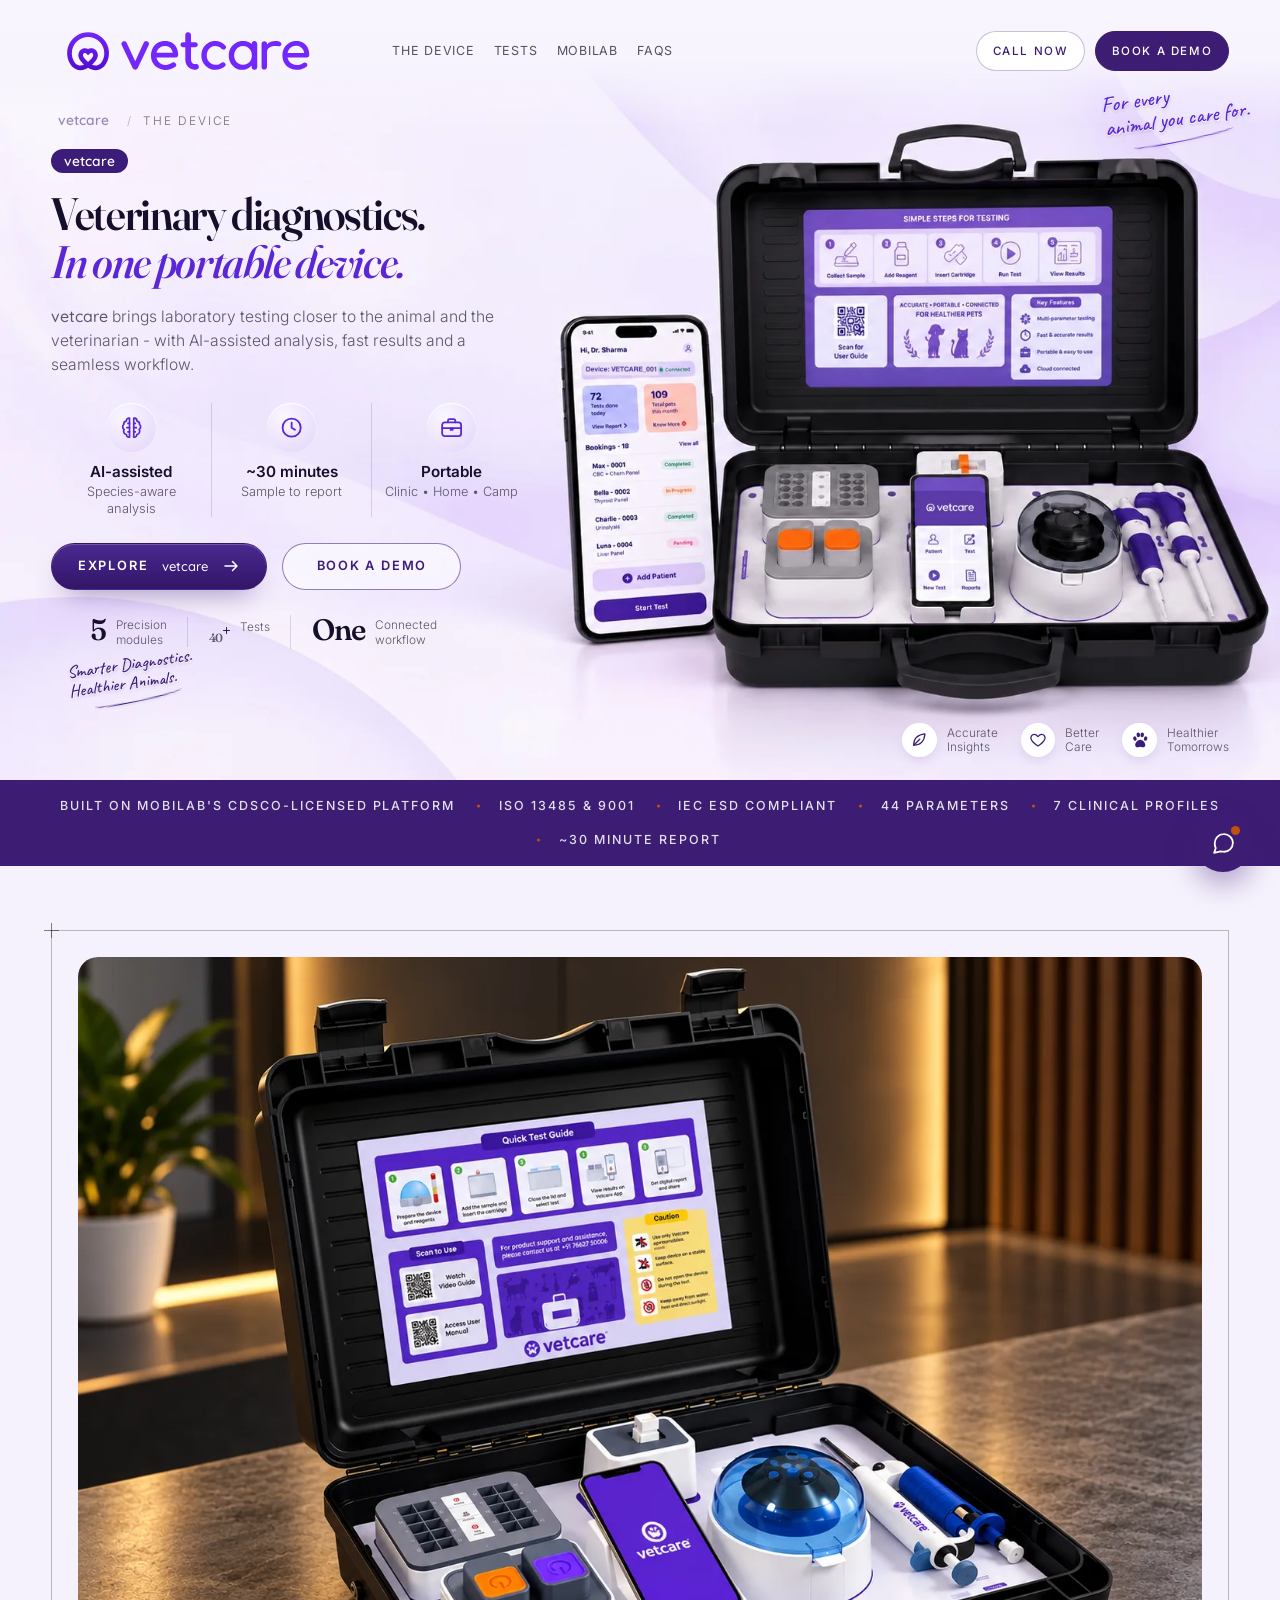
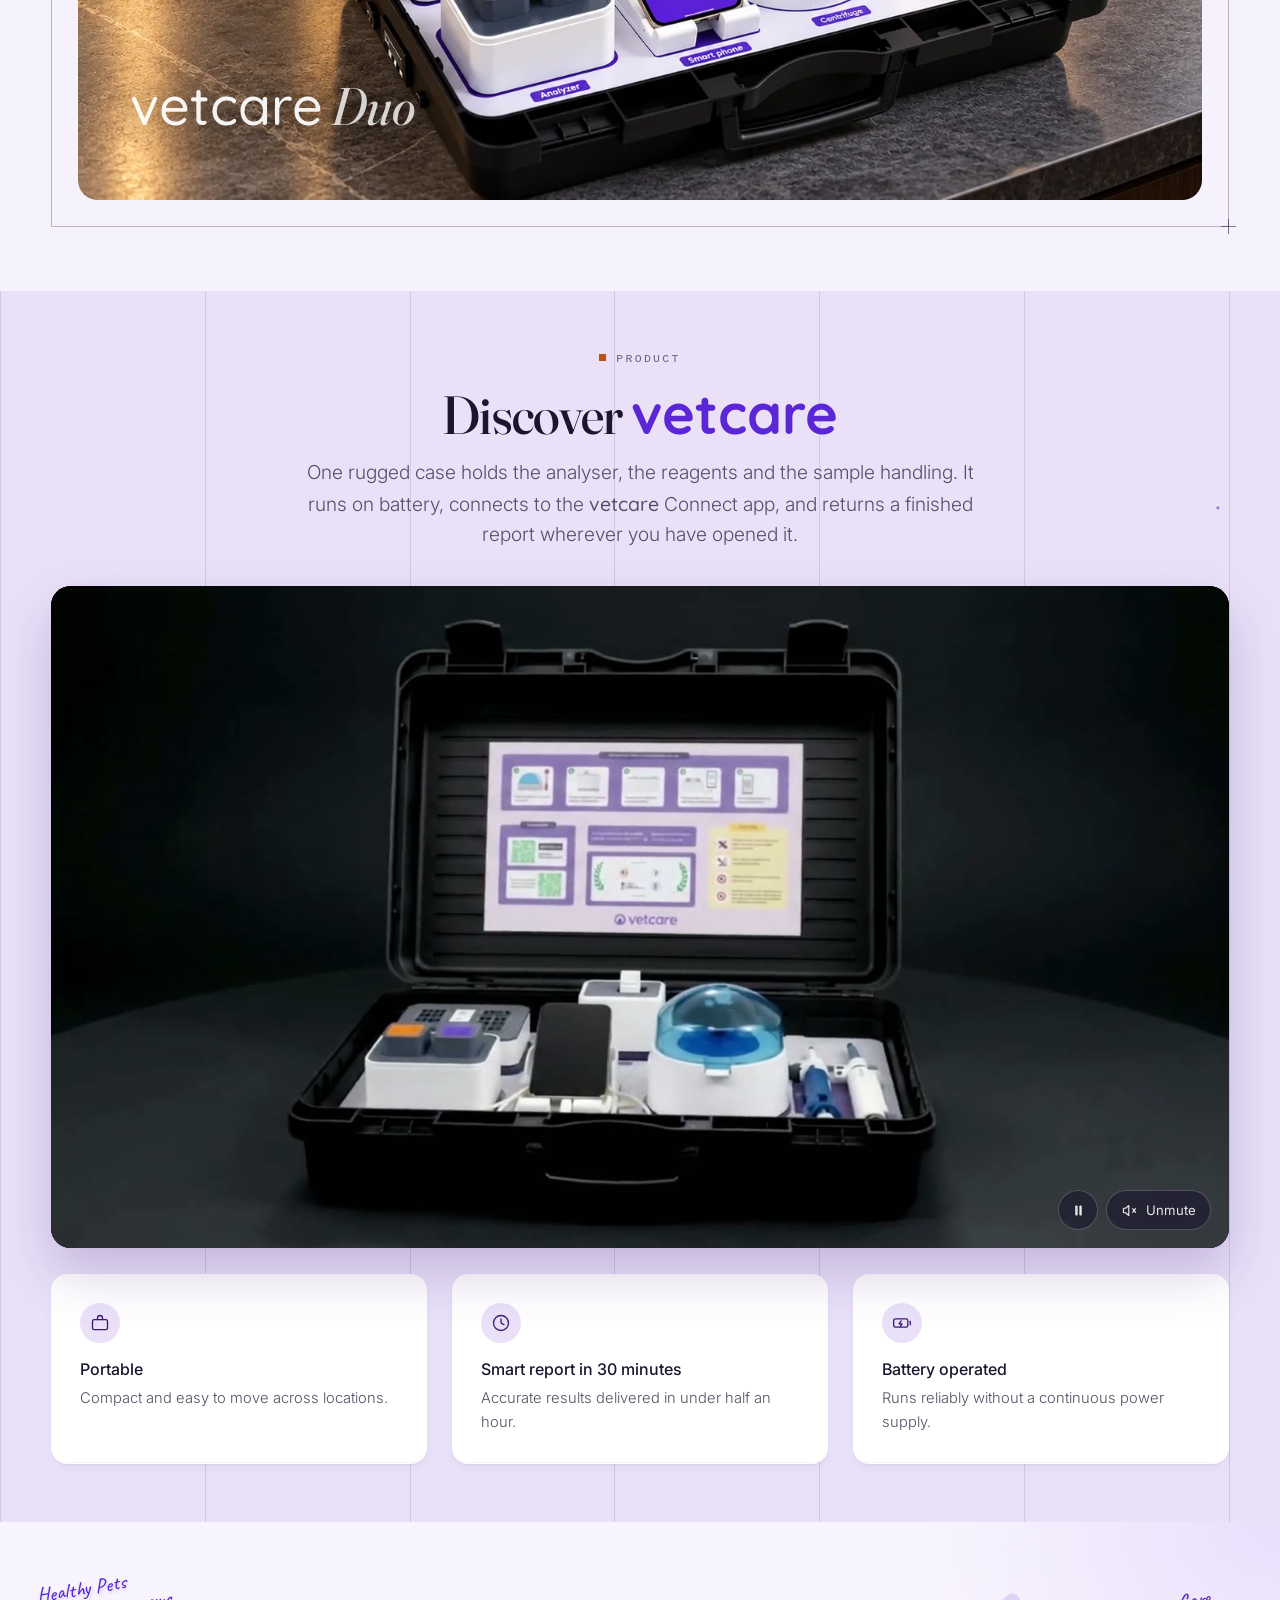
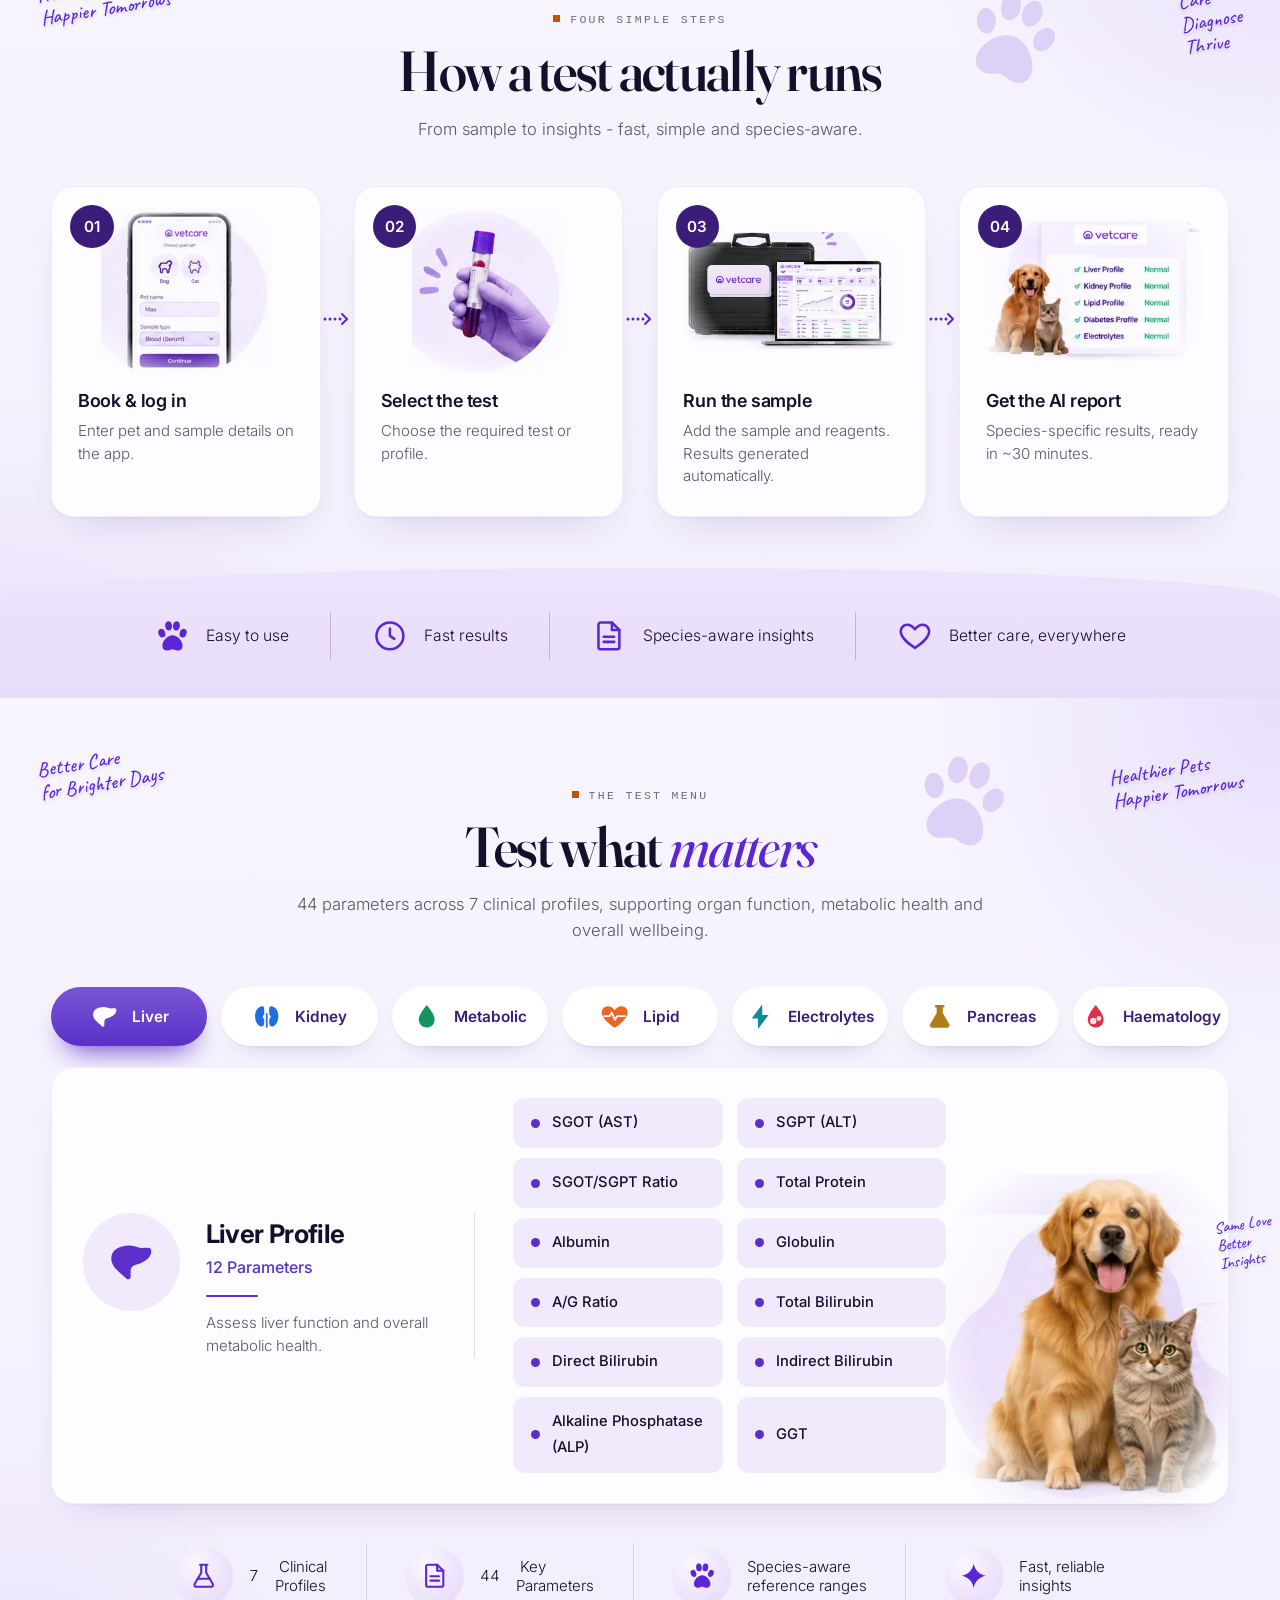
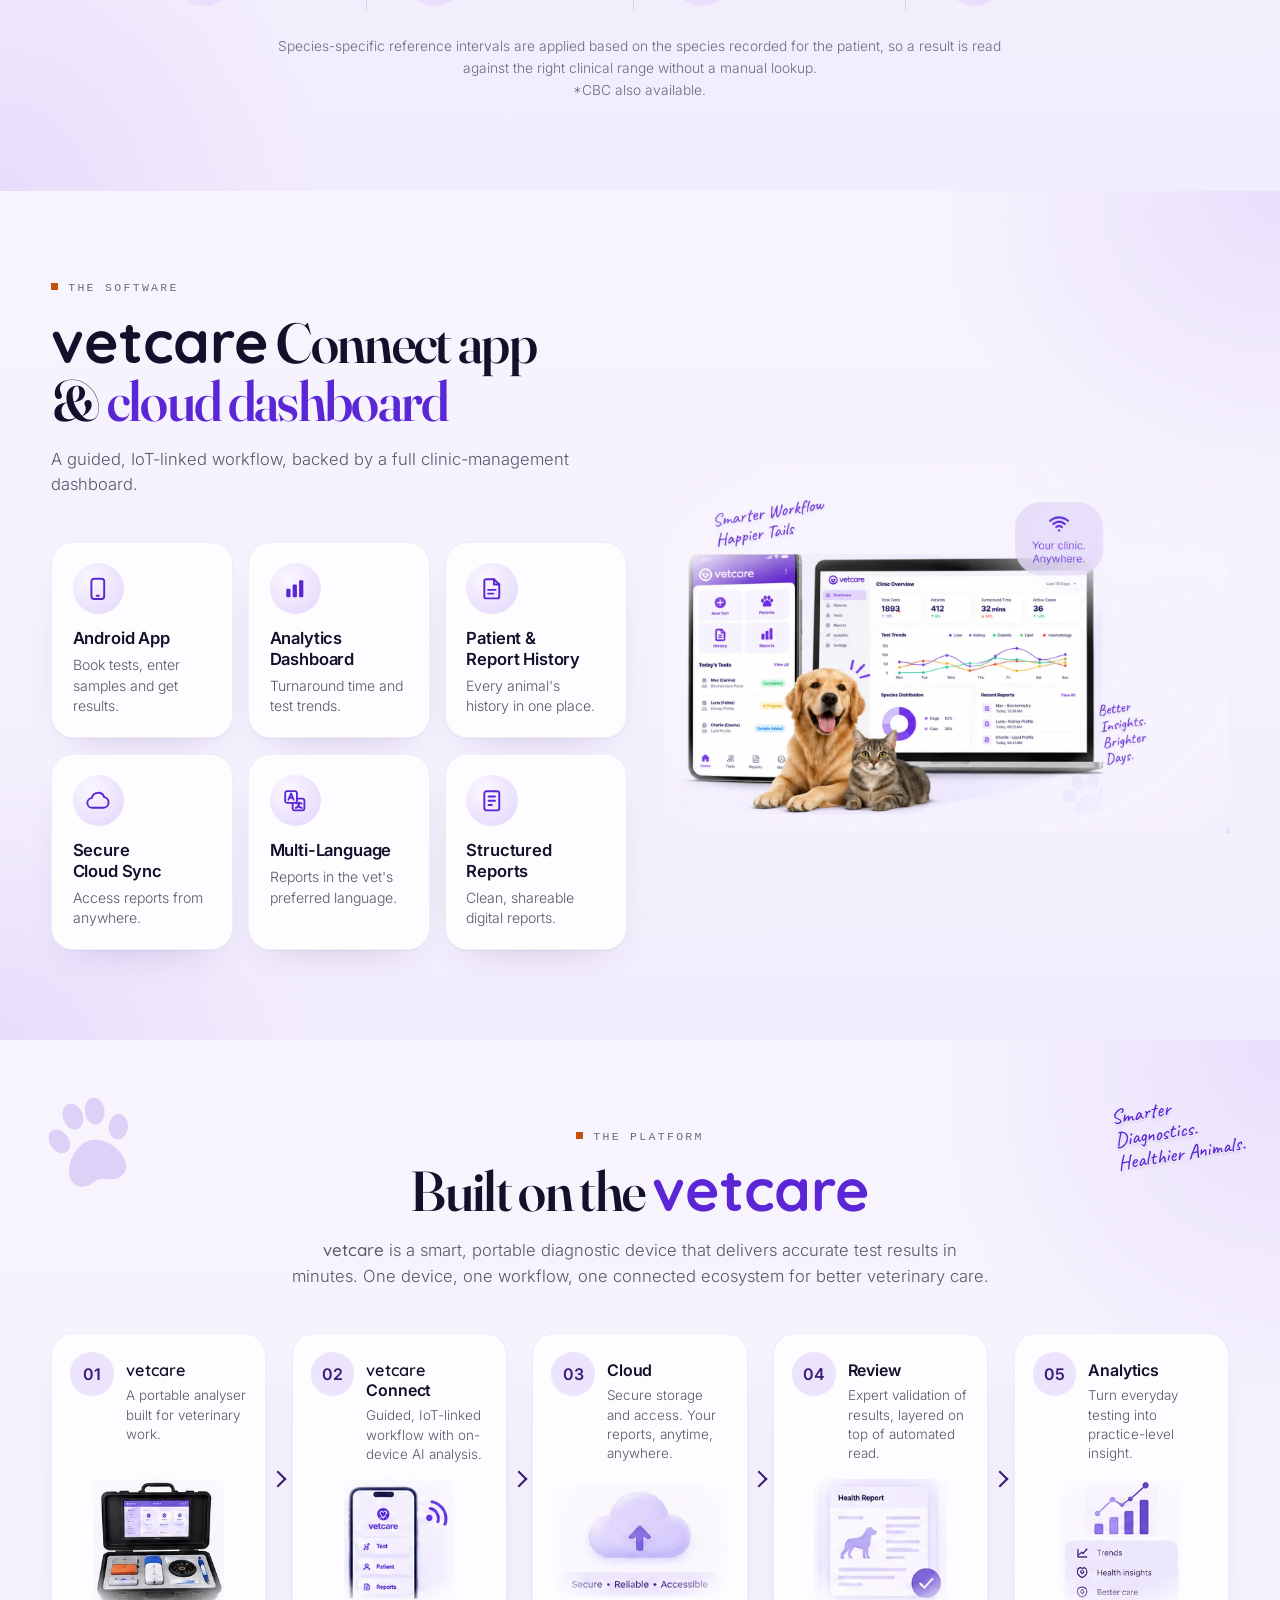
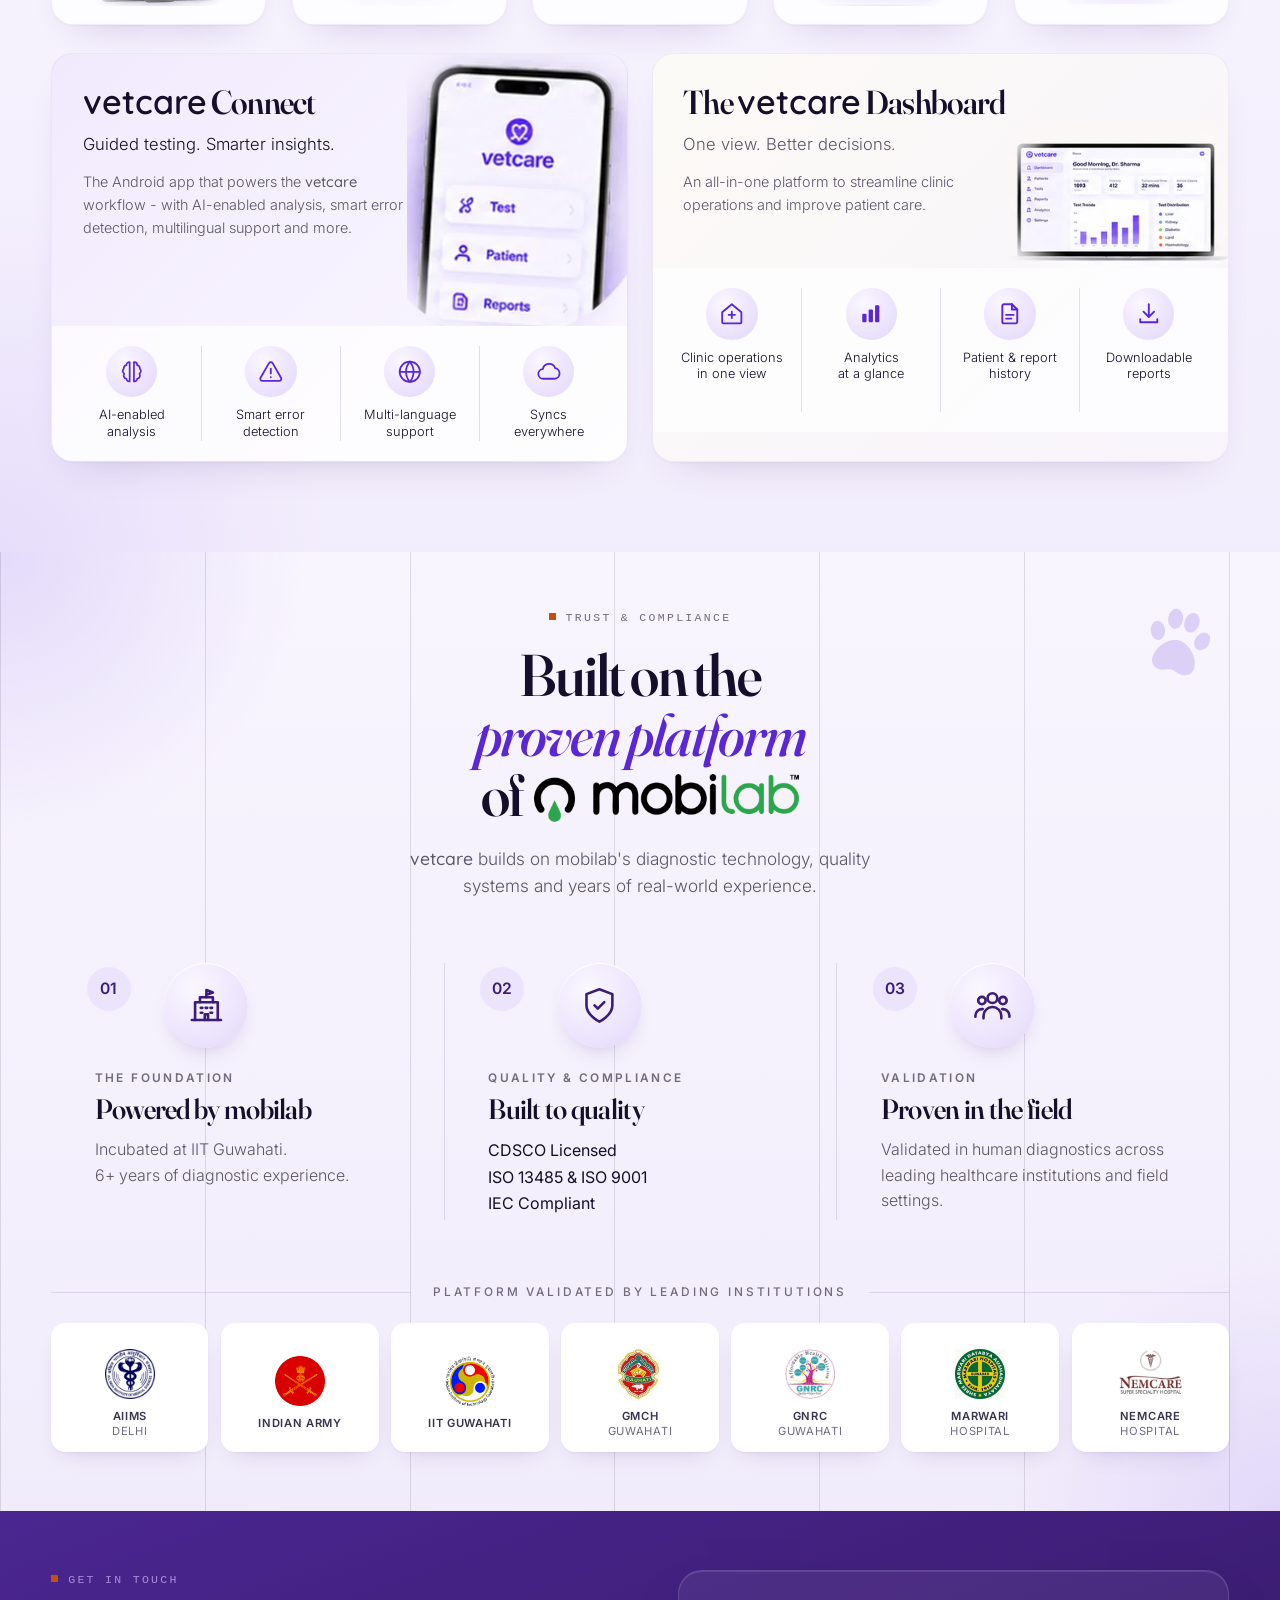
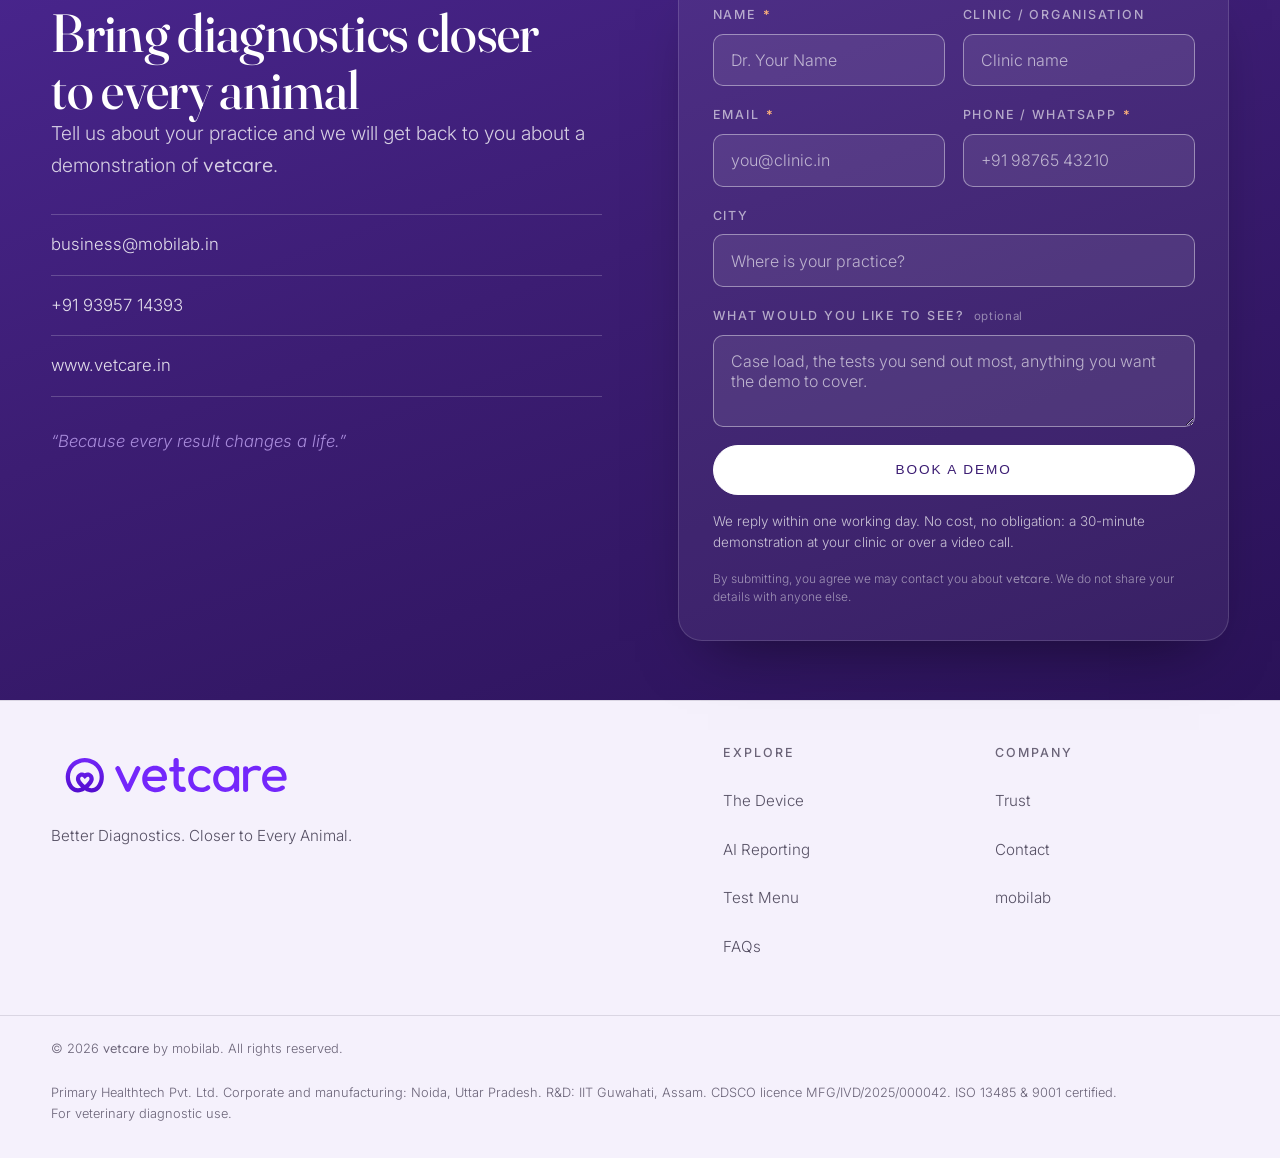
<file: duo.html>
<!DOCTYPE html>
<html lang="en">
<head>
<meta charset="UTF-8">
<meta name="viewport" content="width=device-width, initial-scale=1.0">
<title>VETCARE Duo | One device. Many tests. Anywhere. | VETCARE</title>
<meta name="description" content="The VETCARE Duo: the portable analyser behind VETCARE. Five precision modules in one rugged case, AI-analysed reports in ~30 minutes, 44 veterinary parameters across 7 clinical profiles.">
<meta name="theme-color" content="#F5F1FC">
<link rel="canonical" href="https://petlab.in/duo.html">

<!-- icons -->
<link rel="icon" href="assets/brand/vetcare-mark-color.svg" type="image/svg+xml">
<link rel="apple-touch-icon" href="assets/brand/apple-touch-icon.png">

<!-- social share -->
<meta property="og:type" content="product">
<meta property="og:site_name" content="VETCARE by mobilab">
<meta property="og:url" content="https://petlab.in/duo.html">
<meta property="og:title" content="VETCARE Duo: one device, many tests, anywhere">
<meta property="og:description" content="The portable analyser behind VETCARE. Five precision modules in one rugged case, AI-analysed reports in ~30 minutes, 44 veterinary parameters across 7 clinical profiles.">
<meta property="og:image" content="https://petlab.in/assets/brand/og-cover.jpg">
<meta property="og:image:width" content="1200">
<meta property="og:image:height" content="630">
<meta property="og:image:alt" content="The VETCARE Duo portable veterinary blood analyser, open in its rugged case.">
<meta property="og:locale" content="en_IN">
<meta name="twitter:card" content="summary_large_image">
<meta name="twitter:title" content="VETCARE Duo: one device, many tests, anywhere">
<meta name="twitter:description" content="Five precision modules in one rugged case. AI-analysed veterinary reports in ~30 minutes, wherever the animal is.">
<meta name="twitter:image" content="https://petlab.in/assets/brand/og-cover.jpg">

<link rel="preconnect" href="https://fonts.googleapis.com">
<link rel="preconnect" href="https://fonts.gstatic.com" crossorigin>
<link href="https://fonts.googleapis.com/css2?family=Fraunces:ital,opsz,wght@0,9..144,400..700;1,9..144,400..700&family=Inter:wght@300;400;500;600;700&family=Quicksand:wght@500;600;700&family=Caveat:wght@500;600&display=swap" rel="stylesheet">
<link rel="stylesheet" href="styles.css?v=39">
<script>document.documentElement.className+=' js';</script>
<script type="application/ld+json">
{
 "@context": "https://schema.org",
 "@graph": [
  {
   "@type": "Organization",
   "@id": "https://mobilab.in/#org",
   "name": "mobilab",
   "legalName": "Primary Healthtech Pvt. Ltd.",
   "url": "https://mobilab.in",
   "logo": "https://petlab.in/assets/brand/vetcare-logo-color.svg",
   "email": "business@mobilab.in",
   "telephone": "+91-93957-14393",
   "address": {
    "@type": "PostalAddress",
    "addressLocality": "Noida",
    "addressRegion": "Uttar Pradesh",
    "addressCountry": "IN"
   },
   "contactPoint": [
    {
     "@type": "ContactPoint",
     "telephone": "+91-93957-14393",
     "email": "business@mobilab.in",
     "contactType": "sales",
     "areaServed": "IN",
     "availableLanguage": [
      "en",
      "hi"
     ]
    }
   ]
  },
  {
   "@type": "Brand",
   "@id": "https://petlab.in/#brand",
   "name": "VETCARE",
   "parentOrganization": {
    "@id": "https://mobilab.in/#org"
   }
  },
  {
   "@type": "Product",
   "@id": "https://petlab.in/duo.html#product",
   "name": "VETCARE Duo: portable veterinary blood analyser",
   "brand": {
    "@id": "https://petlab.in/#brand"
   },
   "manufacturer": {
    "@id": "https://mobilab.in/#org"
   },
   "image": "https://petlab.in/assets/brand/og-cover.jpg",
   "url": "https://petlab.in/duo.html",
   "category": "Veterinary diagnostic equipment",
   "description": "An AI-powered portable point-of-care blood analyser for veterinary practice. 44 parameters across 7 clinical profiles, with species-aware reference ranges and an AI-analysed report in about 30 minutes.",
   "audience": {
    "@type": "Audience",
    "audienceType": "Veterinarians and veterinary clinics"
   },
   "additionalProperty": [
    {
     "@type": "PropertyValue",
     "name": "Turnaround time",
     "value": "~30 minutes"
    },
    {
     "@type": "PropertyValue",
     "name": "Parameters",
     "value": "44 across 7 clinical profiles"
    },
    {
     "@type": "PropertyValue",
     "name": "Regulatory",
     "value": "Built on the mobilab platform: CDSCO licensed MFG/IVD/2025/000042; ISO 13485 & 9001"
    }
   ],
   "offers": {
    "@type": "Offer",
    "availability": "https://schema.org/InStock",
    "areaServed": "IN",
    "priceCurrency": "INR",
    "url": "https://petlab.in/duo.html#contact",
    "seller": {
     "@id": "https://mobilab.in/#org"
    }
   }
  },
  {
   "@type": "BreadcrumbList",
   "itemListElement": [
    {
     "@type": "ListItem",
     "position": 1,
     "name": "VETCARE",
     "item": "https://petlab.in/"
    },
    {
     "@type": "ListItem",
     "position": 2,
     "name": "The Device",
     "item": "https://petlab.in/duo.html"
    }
   ]
  }
 ]
}
</script>
</head>
<body>
<a class="skip" href="#top">Skip to content</a>

<header class="nav" id="nav">
  <div class="nav__inner">
    <a href="index.html" class="nav__brand" aria-label="VETCARE home">
      <img src="assets/brand/vetcare-logo-color.svg" alt="VETCARE, by mobilab" width="985" height="237">
    </a>
    <nav class="nav__links" id="navLinks" aria-label="Primary">
      <a href="duo.html">The Device</a>
      <a href="index.html#menu">Tests</a>
      <a href="index.html#mobilab">mobilab</a>
      <a href="index.html#faq">FAQs</a>
    </nav>
    <div class="nav__cta">
      <a href="tel:+919395714393" class="btn btn--ghost btn--sm nav__call" aria-label="Call VETCARE on +91 93957 14393">
        <svg class="nav__callIco" viewBox="0 0 24 24" fill="none" stroke="currentColor" stroke-width="1.8" stroke-linecap="round" stroke-linejoin="round" aria-hidden="true"><path d="M6.6 3h3l1.5 4-2 1.5a12 12 0 0 0 5.4 5.4l1.5-2 4 1.5v3a2 2 0 0 1-2.2 2A17 17 0 0 1 4.6 5.2 2 2 0 0 1 6.6 3Z"/></svg>
        <span class="nav__callTxt">Call now</span>
      </a>
      <a href="#contact" class="btn btn--sm">Book a demo</a>
    </div>
    <button class="nav__toggle" id="navToggle" aria-label="Menu" aria-expanded="false" aria-controls="navLinks">
      <span></span><span></span>
    </button>
  </div>
</header>

<main id="top">

<!-- ═══════════ PRODUCT HERO ═══════════ -->
<section class="hero hero--product dh">
  <picture><source srcset="assets/device/duo-hero-scene.webp?v=2" type="image/webp"><img class="dh__bg" src="assets/device/duo-hero-scene.jpg?v=2" width="1672" height="941" fetchpriority="high" decoding="async"
       alt="The VETCARE case open, its lid showing the five test steps and its tray holding the analyser, Mobimix, smartphone, Mobifuge and pipettes, beside a phone running the VETCARE app."></picture>

  <div class="wrap dh__inner">
    <div class="dh__copy">
      <p class="crumb reveal"><a href="index.html"><span class="x-brandword">VETCARE</span></a> <span>/</span> The device</p>
      <p class="dh__pill reveal" data-d="1"><span class="x-brandword">VETCARE</span></p>
      <h1 class="dh__title reveal" data-d="1">Veterinary diagnostics. <em>In one portable device.</em></h1>
      <p class="dh__lead reveal" data-d="2"><span class="x-brandword">VETCARE</span> brings laboratory testing closer to the animal and the veterinarian - with
        AI-assisted analysis, fast results and a seamless workflow.</p>

      <ul class="dh__feats reveal" data-d="3">
        <li>
          <span class="dh__ico" aria-hidden="true"><svg viewBox="0 0 24 24" fill="none" stroke="currentColor" stroke-width="1.6" stroke-linecap="round" stroke-linejoin="round"><path d="M9.5 3A2.5 2.5 0 0 0 7 5.5v.3A3 3 0 0 0 4.5 9a3 3 0 0 0 .4 4.8A3 3 0 0 0 7 18.5 2.5 2.5 0 0 0 9.5 21h.5V3z"/><path d="M14.5 3A2.5 2.5 0 0 1 17 5.5v.3A3 3 0 0 1 19.5 9a3 3 0 0 1-.4 4.8A3 3 0 0 1 17 18.5 2.5 2.5 0 0 1 14.5 21H14V3z"/><path d="M10 8H8.5M10 12H7.5M10 16H8.5M14 8h1.5M14 12h2.5M14 16h1.5"/></svg></span>
          <strong>AI-assisted</strong><span>Species-aware analysis</span>
        </li>
        <li>
          <span class="dh__ico" aria-hidden="true"><svg viewBox="0 0 24 24" fill="none" stroke="currentColor" stroke-width="1.7" stroke-linecap="round" stroke-linejoin="round"><circle cx="12" cy="12" r="8.6"/><path d="M12 7.2V12l3.2 2"/></svg></span>
          <strong>~30 minutes</strong><span>Sample to report</span>
        </li>
        <li>
          <span class="dh__ico" aria-hidden="true"><svg viewBox="0 0 24 24" fill="none" stroke="currentColor" stroke-width="1.7" stroke-linecap="round" stroke-linejoin="round"><rect x="3" y="7" width="18" height="13" rx="2.5"/><path d="M8.5 7V5.5A1.5 1.5 0 0 1 10 4h4a1.5 1.5 0 0 1 1.5 1.5V7"/><path d="M3 12.5h18"/><path d="M11 12.5V14h2v-1.5"/></svg></span>
          <strong>Portable</strong><span>Clinic • Home • Camp</span>
        </li>
      </ul>

      <div class="dh__actions reveal" data-d="4">
        <a href="#inside" class="dh__btn">Explore <span class="x-brandword">VETCARE</span>
          <svg viewBox="0 0 24 24" fill="none" stroke="currentColor" stroke-width="2" stroke-linecap="round" stroke-linejoin="round" aria-hidden="true"><path d="M4 12h16M14 6l6 6-6 6"/></svg></a>
        <a href="#contact" class="dh__btn dh__btn--line">Book a demo</a>
      </div>

      <ul class="dh__stats reveal" data-d="4">
        <li><b class="num" data-to="5">5</b><span>Precision<br>modules</span></li>
        <li><b><span class="num" data-to="40">40</span><small>+</small></b><span>Tests</span></li>
        <li><b>One</b><span>Connected<br>workflow</span></li>
      </ul>
      <p class="dh__sig" aria-hidden="true">Smarter Diagnostics.<br>Healthier Animals.</p>
    </div>
  </div>

  <p class="dh__tagline" aria-hidden="true">For every<br>animal you care for.</p>

  <ul class="dh__badges" aria-label="What VETCARE brings">
    <li><span class="dh__bico" aria-hidden="true"><svg viewBox="0 0 24 24" fill="none" stroke="currentColor" stroke-width="1.7" stroke-linecap="round" stroke-linejoin="round"><path d="M5 19c0-8 5-14 15-15-1 10-7 15-15 15z"/><path d="M5 19l8-8"/></svg></span><span>Accurate<br>Insights</span></li>
    <li><span class="dh__bico" aria-hidden="true"><svg viewBox="0 0 24 24" fill="none" stroke="currentColor" stroke-width="1.7" stroke-linecap="round" stroke-linejoin="round"><path d="M12 20s-7.5-4.6-9.2-9.3C1.7 7.4 3.9 4.5 7 4.5c2 0 3.3 1 5 3 1.7-2 3-3 5-3 3.1 0 5.3 2.9 4.2 6.2C19.5 15.4 12 20 12 20z"/></svg></span><span>Better<br>Care</span></li>
    <li><span class="dh__bico" aria-hidden="true"><svg viewBox="0 0 64 64" fill="currentColor"><ellipse cx="14" cy="27" rx="6" ry="8" transform="rotate(-20 14 27)"/><ellipse cx="26" cy="14" rx="6.2" ry="8.4" transform="rotate(-6 26 14)"/><ellipse cx="40" cy="14" rx="6.2" ry="8.4" transform="rotate(6 40 14)"/><ellipse cx="52" cy="27" rx="6" ry="8" transform="rotate(20 52 27)"/><path d="M33 31c-9 0-18 10-18 19 0 6 5 9 10.5 8 3-.6 5-2 7.5-2s4.5 1.4 7.5 2C46 59 51 56 51 50c0-9-9-19-18-19z"/></svg></span><span>Healthier<br>Tomorrows</span></li>
  </ul>
</section>

<section class="ribbon">
  <div class="wrap ribbon__inner">
    <span>Built on mobilab's CDSCO-licensed platform</span><span>ISO 13485 &amp; 9001</span><span>IEC ESD Compliant</span>
    <span><span class="num" data-to="44">44</span> parameters</span><span><span class="num" data-to="7">7</span> clinical profiles</span><span>~30 minute report</span>
  </div>
</section>

<section class="section shot">
  <div class="wrap">
    <figure class="shot__fig x-frame reveal">
      <picture><source srcset="assets/device/duo-hero-photo.webp?v=2" type="image/webp"><img src="assets/device/duo-hero-photo.jpg?v=2" loading="lazy" decoding="async" alt="The VETCARE Duo case open on a counter, its lid carrying the quick test guide and its tray holding the analyser, reagent cartridges, smartphone, centrifuge and pipettes." width="1448" height="1086"></picture>
      <figcaption class="shot__name"><span class="x-brandword">VETCARE</span> <em>Duo</em></figcaption>
    </figure>
  </div>
</section>

<!-- ═══════════ 5 · THE KIT IN 3D ═══════════ -->
<!-- ═══════════ 7 · PRODUCT ═══════════ -->
<section class="section kit x-gridbg" id="inside">
  <!-- etched dog, after the sublevel.studio engravings — decorative only -->
  <svg class="x-etch x-etch--dog" viewBox="0 0 240 150" fill="none" stroke="currentColor" stroke-width="1.6" stroke-linecap="round" stroke-linejoin="round" aria-hidden="true">
    <path d="M18 128h204" opacity=".35" stroke-width="1"/>
    <path d="M62 128C48 126 42 110 50 94c10-20 36-30 64-30 30 0 52 10 58 26"/>
    <path d="M60 128c-2-18 8-34 24-40" opacity=".5" stroke-width="1.2"/>
    <path d="M172 90c16-6 32 0 38 14 5 12 0 22-12 24-10 2-22 0-28-6"/>
    <path d="M210 104c8 2 12 8 10 14-1 4-6 6-12 5"/>
    <circle cx="219" cy="114" r="2.2" fill="currentColor" stroke="none"/>
    <path d="M176 92c-4 14 0 26 10 30 8 3 14-2 12-12-1-7-6-14-10-18" opacity=".85"/>
    <path d="M196 104q5 4 10 0"/>
    <path d="M150 128h44M160 128v-6M172 128v-6M184 128v-6" stroke-width="1.3"/>
    <path d="M56 118c-16 2-24-8-18-18 4-7 12-8 16-3" opacity=".8"/>
    <g opacity=".4" stroke-width="1">
      <path d="M70 120l14-18M84 124l14-18M100 126l13-17M116 127l12-16M132 128l11-14"/>
    </g>
  </svg>
  <div class="wrap">
    <header class="head reveal">
      <p class="label x-mono">Product</p>
      <h2>Discover <em class="x-brandword">VETCARE</em></h2>
      <p class="lead">One rugged case holds the analyser, the reagents and the sample handling.
        It runs on battery, connects to the <span class="x-brandword">VETCARE</span> Connect app, and returns a
        finished report wherever you have opened it.</p>
    </header>

    <!-- The film runs muted on its own once it scrolls into view, the way a
         product page ought to: no click to start, no sound without asking.
         Without JS the browser still honours autoplay/muted/loop, and a
         browser with no <video> at all falls back to the still it replaced. -->
    <figure class="prod prod--film reveal" data-film>
      <video class="prod__video"
             poster="assets/video/poster-demo.jpg"
             width="1920" height="1080"
             muted autoplay loop playsinline preload="none"
             aria-label="Film: the VETCARE Duo in use, from drawing a sample to a finished AI report.">
        <source src="assets/video/petlab-demo.mp4" type="video/mp4">
        <!-- only ever seen by a browser with no <video> at all: the still it replaced -->
        <img src="assets/device/duo-hero.jpg" loading="lazy" decoding="async"
             alt="VETCARE portable AI diagnostic device, an open suitcase-style platform for point-of-care blood testing"
             width="1400" height="731">
      </video>

      <div class="prod__controls">
        <button type="button" class="prod__ctl" data-film-play aria-label="Pause film">
          <svg class="prod__ico prod__ico--pause" viewBox="0 0 24 24" fill="currentColor" aria-hidden="true"><rect x="7.4" y="5" width="3.4" height="14" rx="1.2"/><rect x="13.2" y="5" width="3.4" height="14" rx="1.2"/></svg>
          <svg class="prod__ico prod__ico--play" viewBox="0 0 24 24" fill="currentColor" aria-hidden="true"><path d="M8.4 5.1v13.8L19 12z"/></svg>
        </button>
        <button type="button" class="prod__ctl prod__ctl--sound" data-film-sound aria-pressed="false">
          <svg class="prod__ico prod__ico--muted" viewBox="0 0 24 24" fill="none" stroke="currentColor" stroke-width="1.7" stroke-linecap="round" stroke-linejoin="round" aria-hidden="true"><path d="M11 5 6.5 8.8H3.5v6.4h3L11 19z"/><path d="m16.5 9.5 4 5"/><path d="m20.5 9.5-4 5"/></svg>
          <svg class="prod__ico prod__ico--loud" viewBox="0 0 24 24" fill="none" stroke="currentColor" stroke-width="1.7" stroke-linecap="round" stroke-linejoin="round" aria-hidden="true"><path d="M11 5 6.5 8.8H3.5v6.4h3L11 19z"/><path d="M15 9.2a3.8 3.8 0 0 1 0 5.6"/><path d="M17.8 6.5a7.6 7.6 0 0 1 0 11"/></svg>
          <span class="prod__ctl-txt">Unmute</span>
        </button>
      </div>
    </figure>

    <ul class="feats reveal">
      <li>
        <span class="feats__ico" aria-hidden="true">
          <svg viewBox="0 0 24 24" fill="none" stroke="currentColor" stroke-width="1.6" stroke-linecap="round" stroke-linejoin="round"><rect x="3" y="8" width="18" height="12" rx="2"/><path d="M9 8V6a3 3 0 0 1 6 0v2"/></svg>
        </span>
        <strong>Portable</strong>Compact and easy to move across locations.
      </li>
      <li>
        <span class="feats__ico" aria-hidden="true">
          <svg viewBox="0 0 24 24" fill="none" stroke="currentColor" stroke-width="1.6" stroke-linecap="round" stroke-linejoin="round"><circle cx="12" cy="12" r="9"/><path d="M12 7v5l3.5 2"/></svg>
        </span>
        <strong>Smart report in 30 minutes</strong>Accurate results delivered in under half an hour.
      </li>
      <li>
        <span class="feats__ico" aria-hidden="true">
          <svg viewBox="0 0 24 24" fill="none" stroke="currentColor" stroke-width="1.6" stroke-linecap="round" stroke-linejoin="round"><rect x="2" y="7" width="17" height="10" rx="2"/><path d="M22 10v4"/><path d="M11 9.5 8.5 13H12l-2 3"/></svg>
        </span>
        <strong>Battery operated</strong>Runs reliably without a continuous power supply.
      </li>
    </ul>

  </div>
</section>

<!-- ═══════════ 6 · HOW IT WORKS ═══════════ -->
<section class="section st">
  <p class="x-script st__script st__script--l" aria-hidden="true">Healthy Pets<br>Happier Tomorrows</p>
  <p class="x-script st__script st__script--r" aria-hidden="true">Care<br>Diagnose<br>Thrive</p>
  <svg class="x-paw st__paw" viewBox="0 0 64 64" aria-hidden="true"><ellipse cx="14" cy="27" rx="6" ry="8" transform="rotate(-20 14 27)"/><ellipse cx="26" cy="14" rx="6.2" ry="8.4" transform="rotate(-6 26 14)"/><ellipse cx="40" cy="14" rx="6.2" ry="8.4" transform="rotate(6 40 14)"/><ellipse cx="52" cy="27" rx="6" ry="8" transform="rotate(20 52 27)"/><path d="M33 31c-9 0-18 10-18 19 0 6 5 9 10.5 8 3-.6 5-2 7.5-2s4.5 1.4 7.5 2C46 59 51 56 51 50c0-9-9-19-18-19z"/></svg>
  <div class="wrap">
    <header class="x-head reveal">
      <p class="x-eyebrow x-mono">Four simple steps</p>
      <h2 class="x-title">How a test actually runs</h2>
      <p class="x-lead">From sample to insights - fast, simple and species-aware.</p>
    </header>

    <ol class="st__grid">
      <li class="x-card reveal"><span class="st__n">01</span>
        <picture><source srcset="assets/illustrations/steps-book.webp?v=2" type="image/webp"><img class="st__art" src="assets/illustrations/steps-book.jpg?v=2" width="255" height="250" loading="lazy" decoding="async" alt="The VETCARE app asking for the pet type, name and sample type."></picture>
        <h3>Book &amp; log in</h3><p>Enter pet and sample details on the app.</p></li>
      <li class="x-card reveal" data-d="1"><span class="st__n">02</span>
        <picture><source srcset="assets/illustrations/steps-select.webp" type="image/webp"><img class="st__art" src="assets/illustrations/steps-select.jpg" width="238" height="258" loading="lazy" decoding="async" alt="A gloved hand holding a blood sample tube."></picture>
        <h3>Select the test</h3><p>Choose the required test or profile.</p></li>
      <li class="x-card reveal" data-d="2"><span class="st__n">03</span>
        <picture><source srcset="assets/illustrations/steps-run.webp?v=2" type="image/webp"><img class="st__art" src="assets/illustrations/steps-run.jpg?v=2" width="390" height="212" loading="lazy" decoding="async" alt="The VETCARE case beside a laptop running the VETCARE dashboard."></picture>
        <h3>Run the sample</h3><p>Add the sample and reagents. Results generated automatically.</p></li>
      <li class="x-card reveal" data-d="3"><span class="st__n">04</span>
        <picture><source srcset="assets/illustrations/steps-report.webp?v=2" type="image/webp"><img class="st__art" src="assets/illustrations/steps-report.jpg?v=2" width="330" height="212" loading="lazy" decoding="async" alt="A dog and cat beside a VETCARE report listing profiles marked normal."></picture>
        <h3>Get the AI report</h3><p>Species-specific results, ready in ~30 minutes.</p></li>
    </ol>
  </div>

  <ul class="st__perks">
    <li><svg viewBox="0 0 64 64" fill="currentColor" aria-hidden="true"><ellipse cx="14" cy="27" rx="6" ry="8" transform="rotate(-20 14 27)"/><ellipse cx="26" cy="14" rx="6.2" ry="8.4" transform="rotate(-6 26 14)"/><ellipse cx="40" cy="14" rx="6.2" ry="8.4" transform="rotate(6 40 14)"/><ellipse cx="52" cy="27" rx="6" ry="8" transform="rotate(20 52 27)"/><path d="M33 31c-9 0-18 10-18 19 0 6 5 9 10.5 8 3-.6 5-2 7.5-2s4.5 1.4 7.5 2C46 59 51 56 51 50c0-9-9-19-18-19z"/></svg>Easy to use</li>
    <li><svg viewBox="0 0 24 24" fill="none" stroke="currentColor" stroke-width="1.7" stroke-linecap="round" stroke-linejoin="round" aria-hidden="true"><circle cx="12" cy="12" r="9"/><path d="M12 7v5l3 2"/></svg>Fast results</li>
    <li><svg viewBox="0 0 24 24" fill="none" stroke="currentColor" stroke-width="1.7" stroke-linecap="round" stroke-linejoin="round" aria-hidden="true"><path d="M14 3H6.5A1.5 1.5 0 0 0 5 4.5v15A1.5 1.5 0 0 0 6.5 21h11a1.5 1.5 0 0 0 1.5-1.5V8z"/><path d="M14 3v5h5M8.5 12.5h7M8.5 16h7"/></svg>Species-aware insights</li>
    <li><svg viewBox="0 0 24 24" fill="none" stroke="currentColor" stroke-width="1.7" stroke-linecap="round" stroke-linejoin="round" aria-hidden="true"><path d="M12 20s-7.5-4.6-9.2-9.3C1.7 7.4 3.9 4.5 7 4.5c2 0 3.3 1 5 3 1.7-2 3-3 5-3 3.1 0 5.3 2.9 4.2 6.2C19.5 15.4 12 20 12 20z"/></svg>Better care, everywhere</li>
  </ul>
</section>

<!-- ═══════════ 7 · TEST MENU ═══════════ -->
<!-- ═══════════ 7 · TEST MENU ═══════════ -->
<section class="section tm" id="menu">
  <p class="x-script tm__script tm__script--l" aria-hidden="true">Better Care<br>for Brighter Days</p>
  <p class="x-script tm__script tm__script--r" aria-hidden="true">Healthier Pets<br>Happier Tomorrows</p>
  <svg class="x-paw tm__paw" viewBox="0 0 64 64" aria-hidden="true"><ellipse cx="14" cy="27" rx="6" ry="8" transform="rotate(-20 14 27)"/><ellipse cx="26" cy="14" rx="6.2" ry="8.4" transform="rotate(-6 26 14)"/><ellipse cx="40" cy="14" rx="6.2" ry="8.4" transform="rotate(6 40 14)"/><ellipse cx="52" cy="27" rx="6" ry="8" transform="rotate(20 52 27)"/><path d="M33 31c-9 0-18 10-18 19 0 6 5 9 10.5 8 3-.6 5-2 7.5-2s4.5 1.4 7.5 2C46 59 51 56 51 50c0-9-9-19-18-19z"/></svg>
  <div class="wrap">
    <header class="x-head reveal">
      <p class="x-eyebrow x-mono">The test menu</p>
      <h2 class="x-title">Test what <em>matters</em></h2>
      <p class="x-lead">44 parameters across 7 clinical profiles, supporting organ function, metabolic health and overall wellbeing.</p>
    </header>

    <div class="tm__tabs reveal" id="menuTabs">
      <div class="tm__bar" role="tablist" aria-label="Clinical profiles">
        <button role="tab" id="tab-liver" aria-controls="pane-liver" aria-selected="true" tabindex="0" style="--pc:#5B2FC9"><svg viewBox="0 0 24 24" fill="currentColor" aria-hidden="true"><path d="M2.5 10.2C2.5 6.3 6 4 11.2 4c2.4 0 4.2 1.2 6.3 1.2 2.2 0 4-.6 4 1.6 0 3.3-3.9 5.6-7.4 6.4-1.8.4-2.4 1.6-2.4 3.4v2.2c0 1.1-.9 1.6-1.8 1.1C7 16.9 2.5 14.6 2.5 10.2z"/></svg>Liver</button>
        <button role="tab" id="tab-kidney" aria-controls="pane-kidney" aria-selected="false" tabindex="-1" style="--pc:#1F6FE0"><svg viewBox="0 0 24 24" fill="currentColor" aria-hidden="true"><path d="M8.6 3.5C5.2 3.5 2.5 7 2.5 11.5S4.8 20 7.6 20c1.8 0 2.4-1.5 2.4-3.3v-2.2c0-.9-1.2-1.3-1.2-2.5s1.2-1.6 1.2-2.5V6.3c0-1.6-.3-2.8-1.4-2.8z"/><path d="M15.4 3.5c3.4 0 6.1 3.5 6.1 8S19.2 20 16.4 20c-1.8 0-2.4-1.5-2.4-3.3v-2.2c0-.9 1.2-1.3 1.2-2.5s-1.2-1.6-1.2-2.5V6.3c0-1.6.3-2.8 1.4-2.8z"/><rect x="11.3" y="9" width="1.4" height="12" rx=".7"/></svg>Kidney</button>
        <button role="tab" id="tab-metabolic" aria-controls="pane-metabolic" aria-selected="false" tabindex="-1" style="--pc:#16935F"><svg viewBox="0 0 24 24" fill="currentColor" aria-hidden="true"><path d="M12 2.5s-6.5 7.4-6.5 11.8a6.5 6.5 0 0 0 13 0C18.5 9.9 12 2.5 12 2.5z"/></svg>Metabolic</button>
        <button role="tab" id="tab-lipid" aria-controls="pane-lipid" aria-selected="false" tabindex="-1" style="--pc:#EE6420"><svg viewBox="0 0 24 24" fill="currentColor" aria-hidden="true"><path d="M12 21s-8.5-5.2-10.3-10.6C.5 6.7 3 3.5 6.5 3.5c2.2 0 3.8 1.1 5.5 3.3 1.7-2.2 3.3-3.3 5.5-3.3 3.5 0 6 3.2 4.8 6.9C20.5 15.8 12 21 12 21z"/><path d="M3.5 11.5h4.3l1.7-3 2.6 6 1.8-3h6.6" fill="none" stroke="#fff" stroke-width="1.5" stroke-linecap="round" stroke-linejoin="round"/></svg>Lipid</button>
        <button role="tab" id="tab-electro" aria-controls="pane-electro" aria-selected="false" tabindex="-1" style="--pc:#0E8A9C"><svg viewBox="0 0 24 24" fill="currentColor" aria-hidden="true"><path d="M13.2 2 4.6 13.4h5.1L9.8 22l8.6-11.4h-5.1z"/></svg>Electrolytes</button>
        <button role="tab" id="tab-pancreas" aria-controls="pane-pancreas" aria-selected="false" tabindex="-1" style="--pc:#B07D18"><svg viewBox="0 0 24 24" fill="currentColor" aria-hidden="true"><path d="M9 2.5h6a1 1 0 0 1 0 2h-.5v4.4l5.2 9A2 2 0 0 1 18 21H6a2 2 0 0 1-1.7-3.1l5.2-9V4.5H9a1 1 0 0 1 0-2z"/></svg>Pancreas</button>
        <button role="tab" id="tab-haem" aria-controls="pane-haem" aria-selected="false" tabindex="-1" style="--pc:#DC2F4A"><svg viewBox="0 0 24 24" fill="currentColor" aria-hidden="true"><path d="M12 2.5s-6.5 7.4-6.5 11.8a6.5 6.5 0 0 0 13 0C18.5 9.9 12 2.5 12 2.5z"/><circle cx="10" cy="15.5" r="2.6" fill="#fff" opacity=".85"/><circle cx="14.6" cy="13.4" r="2" fill="#fff" opacity=".85"/></svg>Haematology</button>
      </div>

      <div class="tm__card x-card">
        <div class="tm__pane" role="tabpanel" id="pane-liver" aria-labelledby="tab-liver" style="--pc:#5B2FC9;--pt:#F0EAFC">
          <div class="tm__intro"><span class="tm__big" aria-hidden="true"><svg viewBox="0 0 24 24" fill="currentColor"><path d="M2.5 10.2C2.5 6.3 6 4 11.2 4c2.4 0 4.2 1.2 6.3 1.2 2.2 0 4-.6 4 1.6 0 3.3-3.9 5.6-7.4 6.4-1.8.4-2.4 1.6-2.4 3.4v2.2c0 1.1-.9 1.6-1.8 1.1C7 16.9 2.5 14.6 2.5 10.2z"/></svg></span>
            <div><h3>Liver Profile</h3><p class="tm__count">12 Parameters</p><p class="tm__desc">Assess liver function and overall metabolic health.</p></div></div>
          <ul class="tm__params"><li>SGOT (AST)</li><li>SGPT (ALT)</li><li>SGOT/SGPT Ratio</li><li>Total Protein</li><li>Albumin</li><li>Globulin</li><li>A/G Ratio</li><li>Total Bilirubin</li><li>Direct Bilirubin</li><li>Indirect Bilirubin</li><li>Alkaline Phosphatase (ALP)</li><li>GGT</li></ul>
        </div>
        <div class="tm__pane" role="tabpanel" id="pane-kidney" aria-labelledby="tab-kidney" style="--pc:#1F6FE0;--pt:#EAF2FD" hidden>
          <div class="tm__intro"><span class="tm__big" aria-hidden="true"><svg viewBox="0 0 24 24" fill="currentColor"><path d="M8.6 3.5C5.2 3.5 2.5 7 2.5 11.5S4.8 20 7.6 20c1.8 0 2.4-1.5 2.4-3.3v-2.2c0-.9-1.2-1.3-1.2-2.5s1.2-1.6 1.2-2.5V6.3c0-1.6-.3-2.8-1.4-2.8z"/><path d="M15.4 3.5c3.4 0 6.1 3.5 6.1 8S19.2 20 16.4 20c-1.8 0-2.4-1.5-2.4-3.3v-2.2c0-.9 1.2-1.3 1.2-2.5s-1.2-1.6-1.2-2.5V6.3c0-1.6.3-2.8 1.4-2.8z"/><rect x="11.3" y="9" width="1.4" height="12" rx=".7"/></svg></span>
            <div><h3>Kidney &amp; Urinary Profile</h3><p class="tm__count">8 Parameters</p><p class="tm__desc">Assess kidney function, filtration and urinary health.</p></div></div>
          <ul class="tm__params"><li>Urea</li><li>Creatinine</li><li>Blood Urea Nitrogen (BUN)</li><li>BUN/Creatinine Ratio</li><li>Urea/Creatinine Ratio</li><li>Urine Creatinine</li><li>Microalbumin (Urine)</li><li>Urine ACR (uACR)</li></ul>
        </div>
        <div class="tm__pane" role="tabpanel" id="pane-metabolic" aria-labelledby="tab-metabolic" style="--pc:#16935F;--pt:#E7F5EE" hidden>
          <div class="tm__intro"><span class="tm__big" aria-hidden="true"><svg viewBox="0 0 24 24" fill="currentColor"><path d="M12 2.5s-6.5 7.4-6.5 11.8a6.5 6.5 0 0 0 13 0C18.5 9.9 12 2.5 12 2.5z"/></svg></span>
            <div><h3>Metabolic &amp; Minerals</h3><p class="tm__count">5 Parameters</p><p class="tm__desc">Monitor blood glucose, uric acid and key minerals.</p></div></div>
          <ul class="tm__params"><li>Glucose</li><li>Uric Acid</li><li>Total Calcium</li><li>Phosphorus</li><li>Magnesium</li></ul>
        </div>
        <div class="tm__pane" role="tabpanel" id="pane-lipid" aria-labelledby="tab-lipid" style="--pc:#EE6420;--pt:#FDEEE6" hidden>
          <div class="tm__intro"><span class="tm__big" aria-hidden="true"><svg viewBox="0 0 24 24" fill="currentColor"><path d="M12 21s-8.5-5.2-10.3-10.6C.5 6.7 3 3.5 6.5 3.5c2.2 0 3.8 1.1 5.5 3.3 1.7-2.2 3.3-3.3 5.5-3.3 3.5 0 6 3.2 4.8 6.9C20.5 15.8 12 21 12 21z"/><path d="M3.5 11.5h4.3l1.7-3 2.6 6 1.8-3h6.6" fill="none" stroke="#fff" stroke-width="1.5" stroke-linecap="round" stroke-linejoin="round"/></svg></span>
            <div><h3>Lipid Profile</h3><p class="tm__count">8 Parameters</p><p class="tm__desc">Helps assess fat metabolism and supports cardiovascular health.</p></div></div>
          <ul class="tm__params"><li>Total Cholesterol</li><li>Triglycerides</li><li>LDL Cholesterol</li><li>HDL Cholesterol</li><li>Non-HDL Cholesterol</li><li>Cholesterol/HDL Ratio</li><li>LDL/HDL Ratio</li><li>Triglycerides/HDL Ratio</li></ul>
        </div>
        <div class="tm__pane" role="tabpanel" id="pane-electro" aria-labelledby="tab-electro" style="--pc:#0E8A9C;--pt:#E6F4F6" hidden>
          <div class="tm__intro"><span class="tm__big" aria-hidden="true"><svg viewBox="0 0 24 24" fill="currentColor"><path d="M13.2 2 4.6 13.4h5.1L9.8 22l8.6-11.4h-5.1z"/></svg></span>
            <div><h3>Electrolyte Profile</h3><p class="tm__count">3 Parameters</p><p class="tm__desc">Assess fluid, acid-base and electrolyte balance.</p></div></div>
          <ul class="tm__params tm__params--one"><li>Sodium (Na⁺)</li><li>Potassium (K⁺)</li><li>Chloride (Cl⁻)</li></ul>
        </div>
        <div class="tm__pane" role="tabpanel" id="pane-pancreas" aria-labelledby="tab-pancreas" style="--pc:#B07D18;--pt:#FBF2DF" hidden>
          <div class="tm__intro"><span class="tm__big" aria-hidden="true"><svg viewBox="0 0 24 24" fill="currentColor"><path d="M9 2.5h6a1 1 0 0 1 0 2h-.5v4.4l5.2 9A2 2 0 0 1 18 21H6a2 2 0 0 1-1.7-3.1l5.2-9V4.5H9a1 1 0 0 1 0-2z"/></svg></span>
            <div><h3>Pancreatic Profile</h3><p class="tm__count">2 Parameters</p><p class="tm__desc">Assess pancreatic function and digestive health.</p></div></div>
          <ul class="tm__params tm__params--one"><li>Amylase</li><li>Lipase</li></ul>
        </div>
        <div class="tm__pane" role="tabpanel" id="pane-haem" aria-labelledby="tab-haem" style="--pc:#DC2F4A;--pt:#FDE9EC" hidden>
          <div class="tm__intro"><span class="tm__big" aria-hidden="true"><svg viewBox="0 0 24 24" fill="currentColor"><ellipse cx="8" cy="8" rx="4.6" ry="3.4" transform="rotate(-20 8 8)"/><ellipse cx="7.4" cy="16" rx="4.6" ry="3.4" transform="rotate(-25 7.4 16)"/><circle cx="16.4" cy="14.4" r="4.4"/><path d="M15.2 12.4a2.4 2.4 0 0 0 0 4" fill="none" stroke="#fff" stroke-width="1.4" stroke-linecap="round"/></svg></span>
            <div><h3>Haematology &amp; Iron</h3><p class="tm__count">6 Parameters</p><p class="tm__desc">Assess oxygen carrying capacity, iron status and inflammation.</p></div></div>
          <ul class="tm__params"><li>Haemoglobin</li><li>Iron</li><li>UIBC</li><li>Total Iron Binding Capacity (TIBC)</li><li>Transferrin Saturation</li><li>C-Reactive Protein (CRP)</li></ul>
        </div>

        <figure class="tm__pets" aria-hidden="true"><picture><source srcset="assets/illustrations/menu-pets.webp" type="image/webp"><img src="assets/illustrations/menu-pets.jpg" width="292" height="342" loading="lazy" decoding="async" alt=""></picture></figure>
        <p class="x-script tm__love" aria-hidden="true">Same Love<br>Better<br>Insights</p>
      </div>
    </div>

    <ul class="tm__stats reveal">
      <li><span class="x-ico" aria-hidden="true"><svg viewBox="0 0 24 24" fill="none" stroke="currentColor" stroke-width="1.7" stroke-linecap="round" stroke-linejoin="round"><path d="M9 3h6M10 3v6.5L4.6 18.8A1.5 1.5 0 0 0 5.9 21h12.2a1.5 1.5 0 0 0 1.3-2.2L14 9.5V3"/><path d="M7 14.5h10"/></svg></span><span class="num" data-to="7">7</span>&nbsp;Clinical<br>Profiles</li>
      <li><span class="x-ico" aria-hidden="true"><svg viewBox="0 0 24 24" fill="none" stroke="currentColor" stroke-width="1.7" stroke-linecap="round" stroke-linejoin="round"><path d="M14 3H6.5A1.5 1.5 0 0 0 5 4.5v15A1.5 1.5 0 0 0 6.5 21h11a1.5 1.5 0 0 0 1.5-1.5V8z"/><path d="M14 3v5h5M8.5 12.5h7M8.5 16h7"/></svg></span><span class="num" data-to="44">44</span>&nbsp;Key<br>Parameters</li>
      <li><span class="x-ico" aria-hidden="true"><svg viewBox="0 0 64 64" fill="currentColor"><ellipse cx="14" cy="27" rx="6" ry="8" transform="rotate(-20 14 27)"/><ellipse cx="26" cy="14" rx="6.2" ry="8.4" transform="rotate(-6 26 14)"/><ellipse cx="40" cy="14" rx="6.2" ry="8.4" transform="rotate(6 40 14)"/><ellipse cx="52" cy="27" rx="6" ry="8" transform="rotate(20 52 27)"/><path d="M33 31c-9 0-18 10-18 19 0 6 5 9 10.5 8 3-.6 5-2 7.5-2s4.5 1.4 7.5 2C46 59 51 56 51 50c0-9-9-19-18-19z"/></svg></span>Species-aware<br>reference ranges</li>
      <li><span class="x-ico" aria-hidden="true"><svg viewBox="0 0 24 24" fill="currentColor"><path d="M12 2c.8 5.2 4.8 9.2 10 10-5.2.8-9.2 4.8-10 10-.8-5.2-4.8-9.2-10-10 5.2-.8 9.2-4.8 10-10z"/></svg></span>Fast, reliable<br>insights</li>
    </ul>
    <p class="tm__foot">Species-specific reference intervals are applied based on the species recorded for the patient,
      so a result is read against the right clinical range without a manual lookup.<br>*CBC also available.</p>
  </div>
</section>

<!-- ═══════════ 8 · SOFTWARE ═══════════ -->
<section class="section sw">
  <div class="wrap sw__grid">
    <div class="sw__copy">
      <header class="x-head x-head--left reveal">
        <p class="x-eyebrow x-mono">The software</p>
        <h2 class="x-title"><em class="x-brandword x-brandword--ink">VETCARE</em> Connect app<br>&amp; <span class="x-plain">cloud dashboard</span></h2>
        <p class="x-lead">A guided, IoT-linked workflow, backed by a full clinic-management dashboard.</p>
      </header>
      <ul class="sw__cards reveal" data-d="1">
        <li class="x-card"><span class="x-ico" aria-hidden="true"><svg viewBox="0 0 24 24" fill="none" stroke="currentColor" stroke-width="1.8" stroke-linecap="round" stroke-linejoin="round"><rect x="6" y="2.5" width="12" height="19" rx="2.5"/><path d="M11 18.5h2"/></svg></span><h3>Android App</h3><p>Book tests, enter samples and get results.</p></li>
        <li class="x-card"><span class="x-ico" aria-hidden="true"><svg viewBox="0 0 24 24" fill="currentColor"><rect x="4" y="12" width="4" height="8" rx="1"/><rect x="10" y="8" width="4" height="12" rx="1"/><rect x="16" y="4" width="4" height="16" rx="1"/></svg></span><h3>Analytics Dashboard</h3><p>Turnaround time and test trends.</p></li>
        <li class="x-card"><span class="x-ico" aria-hidden="true"><svg viewBox="0 0 24 24" fill="none" stroke="currentColor" stroke-width="1.8" stroke-linecap="round" stroke-linejoin="round"><path d="M14 3H6.5A1.5 1.5 0 0 0 5 4.5v15A1.5 1.5 0 0 0 6.5 21h11a1.5 1.5 0 0 0 1.5-1.5V8z"/><path d="M14 3v5h5M8.5 13h7M8.5 16.5h5"/></svg></span><h3>Patient &amp; Report History</h3><p>Every animal's history in one place.</p></li>
        <li class="x-card"><span class="x-ico" aria-hidden="true"><svg viewBox="0 0 24 24" fill="none" stroke="currentColor" stroke-width="1.8" stroke-linecap="round" stroke-linejoin="round"><path d="M7 18.5a4.5 4.5 0 0 1-.6-9A6 6 0 0 1 18 8.6a5 5 0 0 1-.5 9.9z"/></svg></span><h3>Secure Cloud Sync</h3><p>Access reports from anywhere.</p></li>
        <li class="x-card"><span class="x-ico" aria-hidden="true"><svg viewBox="0 0 24 24" fill="none" stroke="currentColor" stroke-width="1.7" stroke-linecap="round" stroke-linejoin="round"><rect x="3" y="3" width="11" height="11" rx="2"/><path d="M6 11l2.5-6 2.5 6M6.8 9.2h3.4"/><path d="M14 10h5a2 2 0 0 1 2 2v7a2 2 0 0 1-2 2h-7a2 2 0 0 1-2-2v-5"/><path d="M13.5 14.5h5M16 13.5v1c0 2-1.4 3.6-3 4.2M15 16.5c.8 1 2 1.8 3.5 2.2"/></svg></span><h3>Multi-Language</h3><p>Reports in the vet's preferred language.</p></li>
        <li class="x-card"><span class="x-ico" aria-hidden="true"><svg viewBox="0 0 24 24" fill="none" stroke="currentColor" stroke-width="1.8" stroke-linecap="round" stroke-linejoin="round"><rect x="5" y="3" width="14" height="18" rx="2"/><path d="M9 8h6M9 12h6M9 16h3"/></svg></span><h3>Structured Reports</h3><p>Clean, shareable digital reports.</p></li>
      </ul>
    </div>

    <figure class="sw__art reveal" data-d="1">
      <picture><source srcset="assets/illustrations/software-scene.webp?v=2" type="image/webp"><img src="assets/illustrations/software-scene.jpg?v=2" width="1544" height="1018" loading="lazy" decoding="async"
           alt="The VETCARE Connect app on a phone and the VETCARE clinic dashboard on a laptop, with a dog and cat in front."></picture>
    </figure>
  </div>
</section>

<!-- ═══════════ · THE VETCARE PLATFORM ═══════════ -->
<section class="section pf" id="duo">
  <svg class="x-paw pf__paw" viewBox="0 0 64 64" aria-hidden="true"><ellipse cx="14" cy="27" rx="6" ry="8" transform="rotate(-20 14 27)"/><ellipse cx="26" cy="14" rx="6.2" ry="8.4" transform="rotate(-6 26 14)"/><ellipse cx="40" cy="14" rx="6.2" ry="8.4" transform="rotate(6 40 14)"/><ellipse cx="52" cy="27" rx="6" ry="8" transform="rotate(20 52 27)"/><path d="M33 31c-9 0-18 10-18 19 0 6 5 9 10.5 8 3-.6 5-2 7.5-2s4.5 1.4 7.5 2C46 59 51 56 51 50c0-9-9-19-18-19z"/></svg>
  <p class="x-script pf__script" aria-hidden="true">Smarter<br>Diagnostics.<br>Healthier Animals.</p>
  <div class="wrap">
    <header class="x-head reveal">
      <p class="x-eyebrow x-mono">The platform</p>
      <h2 class="x-title">Built on the <em class="x-brandword">VETCARE</em></h2>
      <p class="x-lead"><span class="x-brandword">VETCARE</span> is a smart, portable diagnostic device that delivers accurate test results in minutes.
        One device, one workflow, one connected ecosystem for better veterinary care.</p>
    </header>

    <ol class="pf__flow">
      <li class="x-card reveal"><div class="pf__top"><span class="pf__n">01</span><div><h3><span class="x-brandword">VETCARE</span></h3><p>A portable analyser built for veterinary work.</p></div></div>
        <picture><source srcset="assets/illustrations/platform-kit.webp" type="image/webp"><img class="pf__art" src="assets/illustrations/platform-kit.jpg" width="200" height="194" loading="lazy" decoding="async" alt="The VETCARE case open with its analyser and modules."></picture></li>
      <li class="x-card reveal" data-d="1"><div class="pf__top"><span class="pf__n">02</span><div><h3><span class="x-brandword">VETCARE</span> Connect</h3><p>Guided, IoT-linked workflow with on-device AI analysis.</p></div></div>
        <picture><source srcset="assets/illustrations/platform-connect.webp?v=2" type="image/webp"><img class="pf__art" src="assets/illustrations/platform-connect.jpg?v=2" width="167" height="192" loading="lazy" decoding="async" alt="The VETCARE Connect app on a phone, connected wirelessly."></picture></li>
      <li class="x-card reveal" data-d="2"><div class="pf__top"><span class="pf__n">03</span><div><h3>Cloud</h3><p>Secure storage and access. Your reports, anytime, anywhere.</p></div></div>
        <picture><source srcset="assets/illustrations/platform-cloud.webp" type="image/webp"><img class="pf__art" src="assets/illustrations/platform-cloud.jpg" width="228" height="144" loading="lazy" decoding="async" alt="A cloud upload icon labelled secure, reliable and accessible."></picture></li>
      <li class="x-card reveal" data-d="3"><div class="pf__top"><span class="pf__n">04</span><div><h3>Review</h3><p>Expert validation of results, layered on top of automated read.</p></div></div>
        <picture><source srcset="assets/illustrations/platform-review.webp" type="image/webp"><img class="pf__art" src="assets/illustrations/platform-review.jpg" width="170" height="162" loading="lazy" decoding="async" alt="A health report marked as validated."></picture></li>
      <li class="x-card reveal" data-d="4"><div class="pf__top"><span class="pf__n">05</span><div><h3>Analytics</h3><p>Turn everyday testing into practice-level insight.</p></div></div>
        <picture><source srcset="assets/illustrations/platform-analytics.webp" type="image/webp"><img class="pf__art" src="assets/illustrations/platform-analytics.jpg" width="185" height="197" loading="lazy" decoding="async" alt="A rising bar chart with trends, health insights and better care."></picture></li>
    </ol>

    <div class="pf__panels">
      <article class="pf__panel pf__panel--connect x-card reveal">
        <div class="pf__ptext">
          <h3 class="pf__ptitle"><span class="x-brandword">VETCARE</span> Connect</h3>
          <p class="pf__psub">Guided testing. Smarter insights.</p>
          <p class="pf__pdesc">The Android app that powers the <span class="x-brandword">VETCARE</span> workflow - with AI-enabled analysis, smart error detection, multilingual support and more.</p>
        </div>
        <picture><source srcset="assets/illustrations/platform-connect-phone.webp?v=2" type="image/webp"><img class="pf__pimg" src="assets/illustrations/platform-connect-phone.jpg?v=2" width="217" height="268" loading="lazy" decoding="async" alt="The VETCARE Connect app home screen with test, patient and reports."></picture>
        <ul class="pf__feats">
          <li><span class="x-ico" aria-hidden="true"><svg viewBox="0 0 24 24" fill="none" stroke="currentColor" stroke-width="1.6" stroke-linecap="round" stroke-linejoin="round"><path d="M9.5 3A2.5 2.5 0 0 0 7 5.5v.3A3 3 0 0 0 4.5 9a3 3 0 0 0 .4 4.8A3 3 0 0 0 7 18.5 2.5 2.5 0 0 0 9.5 21h.5V3z"/><path d="M14.5 3A2.5 2.5 0 0 1 17 5.5v.3A3 3 0 0 1 19.5 9a3 3 0 0 1-.4 4.8A3 3 0 0 1 17 18.5 2.5 2.5 0 0 1 14.5 21H14V3z"/></svg></span>AI-enabled<br>analysis</li>
          <li><span class="x-ico" aria-hidden="true"><svg viewBox="0 0 24 24" fill="none" stroke="currentColor" stroke-width="1.7" stroke-linecap="round" stroke-linejoin="round"><path d="M10.3 3.9 2.4 17.6A2 2 0 0 0 4.1 20.6h15.8a2 2 0 0 0 1.7-3L13.7 3.9a2 2 0 0 0-3.4 0z"/><path d="M12 9v4.5M12 17h.01"/></svg></span>Smart error<br>detection</li>
          <li><span class="x-ico" aria-hidden="true"><svg viewBox="0 0 24 24" fill="none" stroke="currentColor" stroke-width="1.6" stroke-linecap="round" stroke-linejoin="round"><circle cx="12" cy="12" r="9.5"/><path d="M2.5 12h19M12 2.5a14.5 14.5 0 0 1 0 19M12 2.5a14.5 14.5 0 0 0 0 19"/></svg></span>Multi-language<br>support</li>
          <li><span class="x-ico" aria-hidden="true"><svg viewBox="0 0 24 24" fill="none" stroke="currentColor" stroke-width="1.7" stroke-linecap="round" stroke-linejoin="round"><path d="M7 18.5a4.5 4.5 0 0 1-.6-9A6 6 0 0 1 18 8.6a5 5 0 0 1-.5 9.9z"/></svg></span>Syncs<br>everywhere</li>
        </ul>
      </article>

      <article class="pf__panel pf__panel--dash x-card reveal" data-d="1">
        <div class="pf__ptext">
          <h3 class="pf__ptitle">The <span class="x-brandword">VETCARE</span> Dashboard</h3>
          <p class="pf__psub">One view. Better decisions.</p>
          <p class="pf__pdesc">An all-in-one platform to streamline clinic operations and improve patient care.</p>
        </div>
        <picture><source srcset="assets/illustrations/platform-dashboard.webp?v=2" type="image/webp"><img class="pf__pimg" src="assets/illustrations/platform-dashboard.jpg?v=2" width="361" height="244" loading="lazy" decoding="async" alt="The VETCARE dashboard on a laptop with tests over time and top test panels."></picture>
        <ul class="pf__feats">
          <li><span class="x-ico" aria-hidden="true"><svg viewBox="0 0 24 24" fill="none" stroke="currentColor" stroke-width="1.7" stroke-linecap="round" stroke-linejoin="round"><path d="M3 10.5 12 3l9 7.5V20a1 1 0 0 1-1 1H4a1 1 0 0 1-1-1z"/><path d="M12 10v6M9 13h6"/></svg></span>Clinic operations<br>in one view</li>
          <li><span class="x-ico" aria-hidden="true"><svg viewBox="0 0 24 24" fill="currentColor"><rect x="4" y="12" width="4" height="8" rx="1"/><rect x="10" y="8" width="4" height="12" rx="1"/><rect x="16" y="4" width="4" height="16" rx="1"/></svg></span>Analytics<br>at a glance</li>
          <li><span class="x-ico" aria-hidden="true"><svg viewBox="0 0 24 24" fill="none" stroke="currentColor" stroke-width="1.8" stroke-linecap="round" stroke-linejoin="round"><path d="M14 3H6.5A1.5 1.5 0 0 0 5 4.5v15A1.5 1.5 0 0 0 6.5 21h11a1.5 1.5 0 0 0 1.5-1.5V8z"/><path d="M14 3v5h5M8.5 13h7M8.5 16.5h5"/></svg></span>Patient &amp; report<br>history</li>
          <li><span class="x-ico" aria-hidden="true"><svg viewBox="0 0 24 24" fill="none" stroke="currentColor" stroke-width="1.8" stroke-linecap="round" stroke-linejoin="round"><path d="M12 3v12M7 10l5 5 5-5"/><path d="M4 17v3h16v-3"/></svg></span>Downloadable<br>reports</li>
        </ul>
      </article>
    </div>
  </div>
</section>

<!-- ═══════════ 12 · TRUST ═══════════ -->
<section class="section trust tc x-gridbg" id="trust">
  <!-- etched sleeping cat on a cushion, after the sublevel.studio engravings — decorative only -->
  <svg class="x-etch x-etch--cat" viewBox="0 0 220 170" fill="none" stroke="currentColor" stroke-width="1.6" stroke-linecap="round" stroke-linejoin="round" aria-hidden="true">
    <path d="M30 128c-10 4-12 16-2 22 8 5 26 8 76 8s68-3 76-8c10-6 8-18-2-22"/>
    <path d="M36 146c18 5 118 5 148 0" opacity=".45" stroke-width="1"/>
    <path d="M56 122C44 100 52 62 90 48c38-14 78 2 88 34 8 26-8 46-32 46-20 0-56 2-74-2-8-2-13-4-16-4z"/>
    <path d="M56 122c-2 10 8 16 28 17 24 1 44-1 56-5" opacity=".8"/>
    <path d="M86 116C72 104 72 80 90 68c16-11 40-8 50 6" opacity=".5" stroke-width="1.2"/>
    <circle cx="146" cy="92" r="24"/>
    <path d="M132 74l-5-15 15 7"/>
    <path d="M160 74l5-15-15 7"/>
    <path d="M136 92q4 4 9 0M153 92q4 4 9 0"/>
    <path d="M144 102l3 3 3-3" stroke-width="1.3"/>
    <path d="M168 100h12M168 106l11 3" opacity=".7" stroke-width="1.1"/>
    <g opacity=".4" stroke-width="1">
      <path d="M62 108l12-14M72 114l13-15M84 119l12-14M96 122l11-13M108 124l10-12"/>
    </g>
    <g stroke-width="1.5" opacity=".8">
      <path d="M178 56h12l-12 12h12"/>
      <path d="M196 38h9l-9 9h9"/>
    </g>
  </svg>
  <svg class="tc__paw" viewBox="0 0 64 64" aria-hidden="true"><ellipse cx="14" cy="27" rx="6" ry="8" transform="rotate(-20 14 27)"/><ellipse cx="26" cy="14" rx="6.2" ry="8.4" transform="rotate(-6 26 14)"/><ellipse cx="40" cy="14" rx="6.2" ry="8.4" transform="rotate(6 40 14)"/><ellipse cx="52" cy="27" rx="6" ry="8" transform="rotate(20 52 27)"/><path d="M33 31c-9 0-18 10-18 19 0 6 5 9 10.5 8 3-.6 5-2 7.5-2s4.5 1.4 7.5 2C46 59 51 56 51 50c0-9-9-19-18-19z"/></svg>
  <div class="wrap">
    <header class="tc__head reveal">
      <p class="tc__eyebrow x-mono">Trust &amp; compliance</p>
      <h2 class="tc__title">Built on the <em>proven platform</em> of <a href="https://mobilab.in" target="_blank" rel="noopener" aria-label="mobilab website"><img class="tc__moblogo" src="assets/brand/mobilab-logo.png" alt="mobilab" width="800" height="142" loading="lazy" decoding="async"></a></h2>
      <p class="tc__lead"><span class="x-brandword">VETCARE</span> builds on mobilab's diagnostic technology, quality systems and years of real-world experience.</p>
    </header>

    <ul class="tc__pillars">
      <li class="reveal">
        <div class="tc__marks" aria-hidden="true">
          <span class="tc__num">01</span>
          <span class="tc__icon"><svg viewBox="0 0 24 24" fill="none" stroke="currentColor" stroke-width="1.6" stroke-linecap="round" stroke-linejoin="round"><path d="M3 21h18"/><path d="M5 21V10h14v11"/><path d="M8 10V7h8v3"/><path d="M12 7V2.5l4 1.5-4 1.5"/><path d="M8.5 13.5h1M11.5 13.5h1M14.5 13.5h1M8.5 16.5h1M14.5 16.5h1"/><path d="M11 21v-3.5h2V21"/></svg></span>
        </div>
        <p class="tc__kicker">The foundation</p>
        <h3 class="tc__h">Powered by mobilab</h3>
        <p class="tc__text">Incubated at IIT Guwahati.<br>6+ years of diagnostic experience.</p>
      </li>
      <li class="reveal" data-d="1">
        <div class="tc__marks" aria-hidden="true">
          <span class="tc__num">02</span>
          <span class="tc__icon"><svg viewBox="0 0 24 24" fill="none" stroke="currentColor" stroke-width="1.6" stroke-linecap="round" stroke-linejoin="round"><path d="M12 22s8-4 8-10V5l-8-3-8 3v7c0 6 8 10 8 10z"/><path d="m9 12 2 2 4-4"/></svg></span>
        </div>
        <p class="tc__kicker">Quality &amp; compliance</p>
        <h3 class="tc__h">Built to quality</h3>
        <ul class="tc__list">
          <li>CDSCO Licensed</li>
          <li>ISO 13485 &amp; ISO 9001</li>
          <li>IEC Compliant</li>
        </ul>
      </li>
      <li class="reveal" data-d="2">
        <div class="tc__marks" aria-hidden="true">
          <span class="tc__num">03</span>
          <span class="tc__icon"><svg viewBox="0 0 24 24" fill="none" stroke="currentColor" stroke-width="1.6" stroke-linecap="round" stroke-linejoin="round"><circle cx="12" cy="7.5" r="3"/><circle cx="5.5" cy="9" r="2.3"/><circle cx="18.5" cy="9" r="2.3"/><path d="M6.5 20v-1.5a5.5 5.5 0 0 1 11 0V20"/><path d="M1.5 19v-.8A4 4 0 0 1 6 14.3"/><path d="M22.5 19v-.8a4 4 0 0 0-4.5-3.9"/></svg></span>
        </div>
        <p class="tc__kicker">Validation</p>
        <h3 class="tc__h">Proven in the field</h3>
        <p class="tc__text">Validated in human diagnostics across leading healthcare institutions and field settings.</p>
      </li>
    </ul>

    <p class="tc__rule reveal">Platform validated by leading institutions</p>
    <ul class="tc__logos reveal">
      <li><picture><source srcset="assets/partners/logo-aiims.webp" type="image/webp"><img src="assets/partners/logo-aiims.png" alt="AIIMS Delhi" width="240" height="240" loading="lazy" decoding="async"></picture><span>AIIMS<small>Delhi</small></span></li>
      <li><picture><source srcset="assets/partners/logo-army.webp" type="image/webp"><img src="assets/partners/logo-army.png" alt="Indian Army" width="180" height="180" loading="lazy" decoding="async"></picture><span>Indian Army</span></li>
      <li><picture><source srcset="assets/partners/logo-iitg.webp" type="image/webp"><img src="assets/partners/logo-iitg.png" alt="IIT Guwahati" width="179" height="180" loading="lazy" decoding="async"></picture><span>IIT Guwahati</span></li>
      <li><picture><source srcset="assets/partners/logo-gmch.webp" type="image/webp"><img src="assets/partners/logo-gmch.png" alt="Gauhati Medical College and Hospital" width="79" height="90" loading="lazy" decoding="async"></picture><span>GMCH<small>Guwahati</small></span></li>
      <li><picture><source srcset="assets/partners/logo-gnrc.webp" type="image/webp"><img src="assets/partners/logo-gnrc.png" alt="GNRC Guwahati" width="240" height="240" loading="lazy" decoding="async"></picture><span>GNRC<small>Guwahati</small></span></li>
      <li><picture><source srcset="assets/partners/logo-marwari.webp" type="image/webp"><img src="assets/partners/logo-marwari.png" alt="Marwari Hospitals Guwahati" width="200" height="200" loading="lazy" decoding="async"></picture><span>Marwari<small>Hospital</small></span></li>
      <li><picture><source srcset="assets/partners/logo-nemcare.webp" type="image/webp"><img src="assets/partners/logo-nemcare.png" alt="Nemcare Super Speciality Hospital" width="360" height="268" loading="lazy" decoding="async"></picture><span>Nemcare<small>Hospital</small></span></li>
    </ul>
  </div>
</section>

<!-- ═══════════ 11 · CONTACT ═══════════ -->
<section class="section contact" id="contact">
  <div class="wrap contact__inner">
    <div class="reveal">
      <p class="label x-mono">Get in touch</p>
      <h2>Bring diagnostics closer <span class="brk"></span>to every animal</h2>
      <p class="lead">Tell us about your practice and we will get back to you about a
        demonstration of <span class="x-brandword">VETCARE</span>.</p>
      <ul class="contact__list">
        <li><a href="mailto:business@mobilab.in">business@mobilab.in</a></li>
        <li><a href="tel:+919395714393">+91 93957 14393</a></li>
        <li><a href="https://www.vetcare.in">www.vetcare.in</a></li>
      </ul>
      <p class="contact__quote">“Because every result changes a life.”</p>
    </div>
    <form class="form reveal" data-d="1" id="demoForm" novalidate>
      <div class="form__row">
        <label for="f-name">Name <span class="req" aria-hidden="true">*</span>
          <input id="f-name" type="text" name="name" autocomplete="name" placeholder="Dr. Your Name" required aria-required="true" aria-describedby="e-name">
          <span class="form__err" id="e-name"></span>
        </label>
        <label for="f-clinic">Clinic / organisation
          <input id="f-clinic" type="text" name="clinic" autocomplete="organization" placeholder="Clinic name">
        </label>
      </div>
      <div class="form__row">
        <label for="f-email">Email <span class="req" aria-hidden="true">*</span>
          <input id="f-email" type="email" name="email" inputmode="email" autocomplete="email" placeholder="you@clinic.in" required aria-required="true" aria-describedby="e-email">
          <span class="form__err" id="e-email"></span>
        </label>
        <label for="f-phone">Phone / WhatsApp <span class="req" aria-hidden="true">*</span>
          <input id="f-phone" type="tel" name="phone" inputmode="tel" autocomplete="tel" placeholder="+91 98765 43210" required aria-required="true" aria-describedby="e-phone">
          <span class="form__err" id="e-phone"></span>
        </label>
      </div>
      <label for="f-city">City
        <input id="f-city" type="text" name="city" autocomplete="address-level2" placeholder="Where is your practice?">
      </label>
      <label for="f-message">What would you like to see? <span class="opt">optional</span>
        <textarea id="f-message" name="message" rows="3" placeholder="Case load, the tests you send out most, anything you want the demo to cover."></textarea>
      </label>

      <!-- spam trap: off-screen, never shown to a human, never announced -->
      <div class="hp" aria-hidden="true"><label for="f-website">Website</label><input id="f-website" type="text" name="website" tabindex="-1" autocomplete="off"></div>

      <button type="submit" class="btn btn--block">Book a demo</button>
      <p class="form__promise">We reply within one working day. No cost, no obligation: a
        30-minute demonstration at your clinic or over a video call.</p>
      <p class="form__status" id="formStatus" role="status" aria-live="polite"></p>
      <p class="form__legal">By submitting, you agree we may contact you about <span class="x-brandword">VETCARE</span>. We do not
        share your details with anyone else.</p>
    </form>
  </div>
</section>

</main>

<!-- ═══════════ FOOTER ═══════════ -->
<footer class="footer">
  <div class="wrap footer__inner">
    <div>
      <img class="footer__logo" loading="lazy" decoding="async" src="assets/brand/vetcare-logo-color.svg" alt="VETCARE, by mobilab" width="985" height="237">
      <p>Better Diagnostics. Closer to Every Animal.</p>
    </div>
    <nav class="footer__nav" aria-label="Footer">
      <div><h4>Explore</h4><a href="duo.html">The Device</a><a href="index.html#ai">AI Reporting</a><a href="#menu">Test Menu</a><a href="index.html#faq">FAQs</a></div>
      <div><h4>Company</h4><a href="#trust">Trust</a><a href="#contact">Contact</a><a href="https://mobilab.in" target="_blank" rel="noopener">mobilab</a></div>
    </nav>
  </div>
  <div class="wrap footer__bar">
    <p>&copy; <span id="year"></span> <span class="x-brandword">VETCARE</span> by mobilab. All rights reserved.</p>
    <p>Primary Healthtech Pvt. Ltd. Corporate and manufacturing: Noida, Uttar Pradesh.
       R&amp;D: IIT Guwahati, Assam. CDSCO licence MFG/IVD/2025/000042.
       ISO 13485 &amp; 9001 certified. For veterinary diagnostic use.</p>
  </div>
</footer>


<!-- ═══════════ CHAT WIDGET (interface only · no backend yet) ═══════════ -->
<!-- mobile quick actions: fx.js shows this once the hero scrolls past,
     and hides it again when the contact form is on screen -->
<div class="ctabar" id="ctabar">
  <a href="#contact" class="btn btn--sm ctabar__demo">Book a demo</a>
  <a href="tel:+919395714393" class="btn btn--sm btn--line ctabar__call">Call us</a>
</div>

<div class="chat" id="chat">
  <button class="chat__launcher" id="chatLauncher" aria-expanded="false" aria-controls="chatPanel"
          aria-label="Open the VETCARE assistant">
    <svg class="chat__icoOpen" viewBox="0 0 24 24" fill="none" stroke="currentColor" stroke-width="1.7" stroke-linecap="round" stroke-linejoin="round"><path d="M21 11.5a8.4 8.4 0 0 1-9 8.4 9.3 9.3 0 0 1-2.9-.4L3 21l1.6-4.6A8.3 8.3 0 0 1 3.6 11.5 8.4 8.4 0 0 1 12 3.1a8.4 8.4 0 0 1 9 8.4Z"/></svg>
    <svg class="chat__icoClose" viewBox="0 0 24 24" fill="none" stroke="currentColor" stroke-width="1.8" stroke-linecap="round"><path d="M6 6l12 12M18 6L6 18"/></svg>
    <span class="chat__ping" aria-hidden="true"></span>
  </button>

  <section class="chat__panel" id="chatPanel" role="dialog" aria-label="VETCARE assistant" hidden>
    <header class="chat__head">
      <img src="assets/brand/vetcare-mark-color.svg" loading="lazy" decoding="async" alt="" class="chat__avatar" width="266" height="237">
      <div>
        <strong><span class="x-brandword">VETCARE</span> Assistant</strong>
        <span><i class="chat__dot" aria-hidden="true"></i> Answers common questions</span>
      </div>
      <button class="chat__x" id="chatClose" aria-label="Close chat">
        <svg viewBox="0 0 24 24" fill="none" stroke="currentColor" stroke-width="1.8" stroke-linecap="round"><path d="M6 6l12 12M18 6L6 18"/></svg>
      </button>
    </header>

    <div class="chat__log" id="chatLog" aria-live="polite">
      <p class="chat__note">Preview interface. The assistant is not connected yet.</p>
    </div>

    <div class="chat__chips" id="chatChips">
      <button data-q="How fast is a report?">How fast is a report?</button>
      <button data-q="What tests can it run?">What tests can it run?</button>
      <button data-q="Where can it be used?">Where can it be used?</button>
      <button data-q="Is it approved?">Is it approved?</button>
      <button data-q="Book a demo">Book a demo</button>
    </div>

    <form class="chat__form" id="chatForm">
      <input id="chatInput" type="text" autocomplete="off" placeholder="Write a message…" aria-label="Write a message">
      <button type="submit" aria-label="Send">
        <svg viewBox="0 0 24 24" fill="none" stroke="currentColor" stroke-width="1.7" stroke-linecap="round" stroke-linejoin="round"><path d="M4 12h15M13 6l6 6-6 6"/></svg>
      </button>
    </form>

    <footer class="chat__foot">
      <a href="https://wa.me/919395714393" target="_blank" rel="noopener">
        <svg viewBox="0 0 24 24" fill="currentColor" aria-hidden="true"><path d="M12 2a10 10 0 0 0-8.6 15L2 22l5.2-1.4A10 10 0 1 0 12 2Zm5.7 14.2c-.2.7-1.2 1.3-1.9 1.4-.5.1-1.2.1-1.9-.1a12.6 12.6 0 0 1-6.9-6c-.5-.9-.8-1.9-.8-2.8 0-1 .5-1.8 1-2.1a1 1 0 0 1 .8-.2h.6c.2 0 .4 0 .6.5l.8 2c.1.2 0 .4-.1.5l-.4.5c-.1.2-.3.3-.1.6a9 9 0 0 0 4 3.5c.3.1.5.1.6-.1l.8-1c.2-.2.3-.2.6-.1l2 .9c.2.1.4.2.4.3v.9Z"/></svg>
        WhatsApp
      </a>
      <a href="tel:+919395714393">Call</a>
      <a href="mailto:business@mobilab.in">Email</a>
    </footer>
  </section>
</div>

<script src="app.js?v=3"></script>
<script src="etch.js" defer></script>
<!-- the motion layer: Motion 14.3.0 (motion.dev) vendored locally, then the
     enhancements in fx.js. Both optional — the page works without them. -->
<script src="motion.min.js" defer></script>
<script src="fx.js?v=2" defer></script>
</body>
</html>
</file>
<file: styles.css>
/* ════════════════════════════════════════════════════════════════
   PETLAB · vet-web-5.0
   Editorial-minimal in the manner of abelfragrance.com: warm cream
   ground, one sans family, generous whitespace, full-bleed imagery —
   carrying Petlab's purple ink and the deck's orange accent.
   ════════════════════════════════════════════════════════════════ */

:root{
  --cream:#F5F1FC;
  --cream-deep:#EAE1F9;
  --ink:#1D1530;          /* near-black purple */
  --ink-soft:#565064;
  --ink-faint:#6B6478;
  --purple:#3C1D73;
  --violet:#5B34A0;
  --lilac:#A98CDC;
  --orange:#C2510E;
  --rule:rgba(29,21,48,.12);
  --rule-strong:rgba(29,21,48,.28);

  --font:'Inter',-apple-system,BlinkMacSystemFont,'Segoe UI',Helvetica,Arial,sans-serif;
  --font-display:'Fraunces',Georgia,'Times New Roman',serif;
  /* the logo's geometric rounded sans, for the wordmark set in running text */
  --font-brand:'Quicksand','Inter',-apple-system,BlinkMacSystemFont,sans-serif;

  --h1:clamp(2.7rem,6.8vw,5.6rem);
  --h2:clamp(2rem,4.2vw,3.4rem);
  --h3:clamp(1.15rem,1.7vw,1.4rem);
  --lead:clamp(1.1rem,1.5vw,1.35rem);
  --text:1.05rem;

  --pad:clamp(20px,4vw,72px);
  --wrap:1360px;
  --sec:clamp(90px,11vw,180px);
  --ease:cubic-bezier(.22,.61,.36,1);
}

*,*::before,*::after{box-sizing:border-box}
html{scroll-behavior:smooth;scroll-padding-top:90px}
body{
  margin:0;background:var(--cream);color:var(--ink);
  font-family:var(--font);font-size:var(--text);font-weight:300;line-height:1.75;
  -webkit-font-smoothing:antialiased;
}
h1,h2{font-family:var(--font-display);font-weight:480;line-height:1.06;letter-spacing:-.012em;margin:0;text-wrap:balance;font-variation-settings:"opsz" 100}
h1 em,h2 em{font-style:italic;font-weight:440}
h1 strong,h2 strong{font-weight:700;font-variation-settings:"opsz" 100}   /* the brand name, set bold in the display face */
h3,h4{font-family:var(--font);font-weight:500;line-height:1.3;letter-spacing:-.008em;margin:0;text-wrap:balance}
h1{font-size:var(--h1)}
h2{font-size:var(--h2)}
h3{font-size:var(--h3)}
p{margin:0 0 1.1em}
p:last-child{margin-bottom:0}
a{color:inherit;text-decoration:none}
img{display:block;max-width:100%;height:auto}
picture{display:contents}   /* the <img> stays the layout box, so no selector shifts */
ul,ol{margin:0;padding:0;list-style:none}
::selection{background:var(--violet);color:#fff}
:focus-visible{outline:2px solid var(--violet);outline-offset:3px;border-radius:2px}

.wrap{width:100%;max-width:calc(var(--wrap) + var(--pad)*2);margin-inline:auto;padding-inline:var(--pad)}
.section{padding-block:var(--sec)}

/* labels — small caps, wide tracking, the Abel signature */
.label{
  font-size:.8rem;font-weight:500;letter-spacing:.22em;text-transform:uppercase;
  color:var(--ink-faint);margin:0 0 26px;
}
.lead{font-size:var(--lead);line-height:1.6;color:var(--ink-soft);max-width:36em;font-weight:300}
.head{max-width:820px;margin:0 auto clamp(56px,7vw,110px);text-align:center}
.head .lead{margin-inline:auto;margin-top:26px}
.head--left{margin-inline:0;text-align:left}
.head--left .lead{margin-inline:0}
.note{
  font-size:.85rem;line-height:1.7;color:var(--ink-faint);
  border-left:2px solid var(--rule-strong);padding-left:16px;max-width:46em;
  margin-top:30px;
}

/* buttons — text-forward, capitalised, minimal */
.btn{
  display:inline-flex;align-items:center;justify-content:center;
  font-size:.85rem;font-weight:500;letter-spacing:.14em;text-transform:uppercase;
  color:#fff;background:var(--purple);
  padding:1.2em 2.6em;border:1px solid var(--purple);border-radius:999px;
  transition:background .3s var(--ease),color .3s var(--ease);
  cursor:pointer;
}
.btn:hover{background:var(--violet);border-color:var(--violet)}
.btn--line{background:transparent;color:var(--purple)}
.btn--line:hover{background:var(--purple);color:#fff}
.btn--sm{padding:.9em 1.8em;font-size:.78rem}
.btn--block{width:100%}

/* ═══ NAV ═══ */
.nav{
  position:fixed;inset:0 0 auto;z-index:60;
  padding-block:18px;
  transition:background .35s var(--ease),box-shadow .35s var(--ease),padding .35s var(--ease);
}
.nav.stuck{background:rgba(245,241,252,.92);backdrop-filter:blur(12px);padding-block:12px;box-shadow:0 1px 0 var(--rule)}
.nav__inner{
  max-width:calc(var(--wrap) + var(--pad)*2);margin-inline:auto;padding-inline:var(--pad);
  display:flex;align-items:center;gap:clamp(20px,3vw,48px);
}
.nav__brand{flex:none}
.nav__brand img{height:58px;width:auto}
.nav__links{display:flex;gap:clamp(18px,2.4vw,40px);margin-left:clamp(20px,3.4vw,64px)}
.nav__links a{
  font-size:.85rem;font-weight:400;letter-spacing:.08em;text-transform:uppercase;
  color:var(--ink-soft);padding-block:6px;border-bottom:1px solid transparent;
  transition:color .25s,border-color .25s;
}
.nav__links a:hover{color:var(--ink);border-bottom-color:var(--ink)}
.nav__toggle{display:none;flex-direction:column;gap:6px;width:40px;height:36px;align-items:center;justify-content:center;background:none;border:0;cursor:pointer}
.nav__toggle span{display:block;width:22px;height:1.5px;background:var(--ink)}

/* ═══ HERO — product-led, on the Petlab lavender ground ═══ */
.hero{
  position:relative;min-height:100svh;display:grid;grid-template-rows:1fr auto;align-items:center;
  overflow:hidden;isolation:isolate;
  background:
    radial-gradient(80% 70% at 76% 42%, rgba(122,76,173,.18), rgba(122,76,173,0) 64%),
    radial-gradient(60% 50% at 18% 90%, rgba(255,144,77,.10), rgba(255,144,77,0) 60%),
    linear-gradient(180deg, #F5F1FC 0%, #EDE5F9 100%);
}
.hero__split{
  display:grid;grid-template-columns:1.02fr 1fr;gap:clamp(32px,4.5vw,80px);
  align-items:center;
  max-width:calc(var(--wrap) + var(--pad)*2);margin-inline:auto;width:100%;
  padding:150px var(--pad) 70px;
}
.hero h1{max-width:12em}
.hero__lead{font-size:var(--lead);color:var(--ink-soft);max-width:26em;margin-top:30px}
.hero__points{margin-top:26px;max-width:30em}
.hero__points li{
  position:relative;padding:9px 0 9px 30px;font-size:.98rem;color:var(--ink-soft);
  border-bottom:1px solid var(--rule);
}
.hero__points li::before{
  content:"";position:absolute;left:0;top:13px;width:15px;height:15px;
  background:url("data:image/svg+xml,%3Csvg%20xmlns%3D%22http%3A%2F%2Fwww.w3.org%2F2000%2Fsvg%22%20viewBox%3D%220%200%2024%2024%22%20fill%3D%22%23E8631A%22%3E%3Cellipse%20cx%3D%224.6%22%20cy%3D%229.6%22%20rx%3D%222.5%22%20ry%3D%223.1%22%20transform%3D%22rotate%28-24%204.6%209.6%29%22%2F%3E%3Cellipse%20cx%3D%229.4%22%20cy%3D%225.6%22%20rx%3D%222.6%22%20ry%3D%223.3%22%20transform%3D%22rotate%28-8%209.4%205.6%29%22%2F%3E%3Cellipse%20cx%3D%2214.8%22%20cy%3D%225.6%22%20rx%3D%222.6%22%20ry%3D%223.3%22%20transform%3D%22rotate%288%2014.8%205.6%29%22%2F%3E%3Cellipse%20cx%3D%2219.5%22%20cy%3D%229.6%22%20rx%3D%222.5%22%20ry%3D%223.1%22%20transform%3D%22rotate%2824%2019.5%209.6%29%22%2F%3E%3Cpath%20d%3D%22M12%2010.2c-3.3%200-6.3%202.7-6.3%205.7%200%202%201.5%203.4%203.5%203.4%201%200%201.9-.4%202.8-.4s1.8.4%202.8.4c2%200%203.5-1.4%203.5-3.4%200-3-3-5.7-6.3-5.7z%22%2F%3E%3C%2Fsvg%3E") center/contain no-repeat;
  transform:rotate(-14deg);
}
.hero__points li:nth-child(2)::before{transform:rotate(12deg);top:15px}
.hero__actions{display:flex;flex-wrap:wrap;align-items:center;gap:14px;margin-top:38px}
.hero__call{
  font-size:.85rem;font-weight:500;letter-spacing:.14em;text-transform:uppercase;
  color:var(--purple);padding-bottom:4px;
  border-bottom:1px solid var(--rule-strong);
  transition:border-color .3s var(--ease);
}
.hero__call:hover{border-bottom-color:var(--purple)}
.btn+.hero__call{margin-left:10px}

.hero__proof{
  position:relative;z-index:2;width:100%;
  border-top:1px solid var(--rule);background:rgba(255,255,255,.36);
}
.hero__proof-inner{
  max-width:calc(var(--wrap) + var(--pad)*2);margin-inline:auto;width:100%;
  padding:18px var(--pad);
  display:flex;align-items:center;flex-wrap:wrap;gap:clamp(18px,2.6vw,44px);
}
.hero__proof-label{
  margin:0;flex:none;
  font-size:.7rem;font-weight:500;letter-spacing:.16em;text-transform:uppercase;
  color:var(--ink-faint);
}
.hero__proof-logos{display:flex;align-items:center;flex-wrap:wrap;gap:clamp(20px,3.2vw,50px)}
.hero__proof-logos img{
  height:34px;width:auto;
  filter:grayscale(1);opacity:.6;
  transition:filter .3s var(--ease),opacity .3s var(--ease);
}
.hero__proof-logos li:hover img{filter:grayscale(0);opacity:1}

.hero__visual{perspective:1300px}
.hero__scene{position:relative;transform-style:preserve-3d;transition:transform .18s linear;will-change:transform}
.hero__kit{
  position:relative;z-index:2;width:100%;
  transform:translateZ(34px);
  filter:drop-shadow(0 34px 54px rgba(60,29,115,.26));
}
.hero__halo{
  position:absolute;z-index:0;left:50%;top:46%;
  width:96%;aspect-ratio:1.35;transform:translate(-50%,-50%) translateZ(-50px);
  border-radius:50%;
  background:radial-gradient(closest-side, rgba(255,255,255,.85), rgba(245,241,252,0) 72%);
  pointer-events:none;
}
.hero__shadow{
  position:absolute;z-index:1;left:50%;bottom:-5%;
  width:70%;height:8%;transform:translateX(-50%) translateZ(-24px);
  background:radial-gradient(closest-side, rgba(29,21,48,.30), rgba(29,21,48,0) 72%);
  filter:blur(6px);pointer-events:none;
}
.hero__cap{
  margin-top:26px;text-align:center;
  font-size:.85rem;color:var(--ink-faint);letter-spacing:.02em;
}

/* ═══ AT A GLANCE ═══ */
.glance{background:var(--cream)}
.glance__grid{display:grid;grid-template-columns:repeat(4,1fr);gap:clamp(16px,2vw,28px)}
.stat{
  background:#FFFFFF;border:1px solid var(--rule);border-radius:18px;
  padding:clamp(26px,2.6vw,38px);
}
.stat strong{
  display:block;font-family:var(--font-display);font-weight:460;letter-spacing:-.01em;
  font-size:clamp(2.6rem,4.6vw,4rem);line-height:1;color:var(--purple);
}
.stat strong em{font-style:normal;font-size:.45em;letter-spacing:0;color:var(--orange)}
.stat span{
  display:block;margin:12px 0 14px;font-size:.78rem;font-weight:500;
  letter-spacing:.18em;text-transform:uppercase;color:var(--ink-faint);
}
.stat p{font-size:.92rem;line-height:1.65;color:var(--ink-soft)}
.glance__facts{
  display:grid;grid-template-columns:repeat(4,1fr);gap:clamp(16px,2vw,28px);
  margin-top:clamp(16px,2vw,28px);
}
.glance__facts li{
  border-top:2px solid var(--purple);padding-top:16px;
  font-size:.92rem;line-height:1.65;color:var(--ink-soft);
}
.glance__facts li span{
  display:block;margin-bottom:6px;font-size:.8rem;font-weight:500;
  letter-spacing:.14em;text-transform:uppercase;color:var(--ink);
}

/* ═══ THE SHIFT ═══ */
.shift{background:var(--cream-deep)}
.chains{display:grid;grid-template-columns:1fr 1fr;gap:clamp(20px,3vw,44px);margin-bottom:clamp(56px,7vw,96px)}
.chain{background:#FFFFFF;border-radius:18px;padding:clamp(26px,3vw,42px);border:1px solid var(--rule)}
.chain--after{background:var(--purple);color:#fff;border-color:transparent}
.chain__tag{
  display:inline-block;font-size:.74rem;font-weight:500;letter-spacing:.16em;text-transform:uppercase;
  padding:.6em 1.1em;border-radius:999px;background:rgba(29,21,48,.07);color:var(--ink-soft);margin:0 0 22px;
}
.chain__tag--brand{background:var(--orange);color:#2A1503}
.chain ol{counter-reset:c}
.chain ol li{
  counter-increment:c;position:relative;
  padding:12px 0 12px 44px;border-bottom:1px solid var(--rule);font-size:1rem;
}
.chain--after ol li{border-color:rgba(255,255,255,.16)}
.chain ol li::before{
  content:counter(c,decimal-leading-zero);
  position:absolute;left:0;top:13px;
  font-size:.74rem;font-weight:500;letter-spacing:.06em;color:var(--orange);
}
.chain__note{margin-top:20px;font-size:.85rem;color:var(--ink-faint)}
.chain__note--brand{color:var(--lilac)}
.duo{display:grid;grid-template-columns:1.1fr .9fr;gap:clamp(32px,5vw,80px);align-items:center}
.duo--flip{grid-template-columns:.9fr 1.1fr;margin-top:clamp(56px,7vw,96px)}
.duo__media{margin:0}
.duo__media img{width:100%;border-radius:18px;aspect-ratio:4/3;object-fit:cover}
.duo--flip .duo__media img{aspect-ratio:4/5}
.duo__text{font-size:1.08rem;line-height:1.8;color:var(--ink-soft)}
.duo h3{margin-bottom:16px}

/* ═══ WHY ═══ */
.why__grid{display:grid;grid-template-columns:repeat(3,1fr);gap:clamp(36px,4vw,64px) clamp(28px,3.4vw,56px)}
.why__item{border-top:1px solid var(--rule-strong);padding-top:22px}
.why__n{font-size:.8rem;font-weight:500;letter-spacing:.14em;color:var(--orange)}
.why__item h3{margin:12px 0 12px}
.why__item p{font-size:.95rem;line-height:1.7;color:var(--ink-soft)}

/* ═══ THE KIT — 3D stage ═══ */
.kit{background:var(--cream-deep);overflow:hidden}
.stage{
  position:relative;
  max-width:1100px;margin-inline:auto;padding-inline:var(--pad);
  perspective:1400px;
}
.stage__scene{
  position:relative;transform-style:preserve-3d;
  transition:transform .18s linear;
  will-change:transform;
}
.stage__kit{width:100%;position:relative;z-index:2;transform:translateZ(40px)}
.stage__glow{
  position:absolute;left:50%;top:44%;z-index:0;
  width:78%;aspect-ratio:1.6;transform:translate(-50%,-50%) translateZ(-60px);
  background:radial-gradient(closest-side, rgba(91,52,160,.16), rgba(91,52,160,0) 70%);
  pointer-events:none;
}
.stage__shadow{
  position:absolute;left:50%;bottom:-3%;z-index:1;
  width:72%;height:9%;transform:translateX(-50%) translateZ(-30px);
  background:radial-gradient(closest-side, rgba(29,21,48,.28), rgba(29,21,48,0) 72%);
  filter:blur(6px);pointer-events:none;
}
.hot{
  position:absolute;z-index:3;width:26px;height:26px;border-radius:50%;
  border:1.5px solid var(--orange);background:rgba(232,99,26,.16);
  cursor:pointer;transform:translateZ(90px);
  transition:background .25s,transform .25s;
}
.hot::after{
  content:"";position:absolute;inset:7px;border-radius:50%;background:var(--orange);
  animation:pulse 2.4s ease-out infinite;
}
@keyframes pulse{0%{box-shadow:0 0 0 0 rgba(232,99,26,.45)}70%{box-shadow:0 0 0 14px rgba(232,99,26,0)}100%{box-shadow:0 0 0 0 rgba(232,99,26,0)}}
.hot:hover,.hot:focus-visible{background:rgba(232,99,26,.35);transform:translateZ(90px) scale(1.25)}
.hot--1{left:9%;top:64%}    /* Mobicube — left tray unit */
.hot--2{left:31%;top:38%}   /* lid screen / analyzer */
.hot--3{left:24%;top:66%}   /* Mobimix — phone-dock unit */
.hot--4{left:39%;top:64%}   /* Mobifuge dome */
.hot--5{left:49%;top:62%}   /* pipettes */
.stage__readout{
  margin:34px auto 0;max-width:520px;text-align:center;
  background:#FFFFFF;border:1px solid var(--rule);border-radius:999px;
  padding:14px 28px;
  display:flex;gap:14px;align-items:baseline;justify-content:center;
}
.stage__readout strong{font-weight:500;font-size:.95rem;letter-spacing:.02em;color:var(--purple);white-space:nowrap}
.stage__readout span{font-size:.85rem;color:var(--ink-faint)}
.modules{margin-top:clamp(48px,6vw,80px);display:grid;grid-template-columns:repeat(auto-fit,minmax(210px,1fr));gap:0;border-top:1px solid var(--rule-strong)}
.modules li{
  padding:16px 18px 16px 0;border-bottom:1px solid var(--rule);
  font-size:.92rem;line-height:1.6;color:var(--ink-soft);
}
.modules li span{
  display:block;margin-bottom:4px;font-size:.78rem;font-weight:500;
  letter-spacing:.14em;text-transform:uppercase;color:var(--ink);
}
.modules--plain li{color:var(--ink);font-size:.95rem}

/* ═══ STEPS ═══ */
.steps__grid{display:grid;grid-template-columns:repeat(4,1fr);gap:clamp(16px,2vw,28px)}
.steps__grid li{background:#FFFFFF;border:1px solid var(--rule);border-radius:18px;padding:clamp(24px,2.4vw,34px)}
.steps__grid li>span{
  display:inline-flex;align-items:center;justify-content:center;
  width:38px;height:38px;border-radius:50%;background:var(--purple);color:#fff;
  font-size:.78rem;font-weight:500;letter-spacing:.05em;margin-bottom:18px;
}
.steps__grid h3{margin-bottom:10px}
.steps__grid p{font-size:.92rem;line-height:1.65;color:var(--ink-soft)}

/* ═══ SOFTWARE ═══ */
.soft__grid{display:grid;grid-template-columns:1fr 1fr;gap:clamp(36px,5vw,90px);align-items:start}
.soft__grid .modules{margin-top:0}
/* the two films run side by side, so the pair spans the whole grid rather
   than sitting in its left column */
.soft__vids{
  grid-column:1/-1;
  display:grid;grid-template-columns:1fr 1fr;
  gap:clamp(16px,2.4vw,32px);align-items:start;
  margin-top:clamp(10px,1.6vw,22px);
}
.soft__vids figure{margin:0}
.soft__vids video{width:100%;border-radius:14px;background:#000;aspect-ratio:16/9}
.soft__vids figcaption{margin-top:10px;font-size:.85rem;color:var(--ink-faint);line-height:1.6}

/* ═══ PET GALLERY ═══ */
.gallery{padding-block:clamp(60px,7vw,110px) 0;overflow:hidden}
.gallery .label{margin-bottom:34px}
.gallery__track{
  display:flex;gap:clamp(14px,1.6vw,24px);
  width:max-content;padding-inline:var(--pad);
  animation:drift 46s linear infinite;
}
.gallery__track:hover{animation-play-state:paused}
.gallery__track figure{margin:0;flex:none}
.gallery__track img{height:clamp(240px,30vw,400px);width:auto;border-radius:14px;object-fit:cover}
@keyframes drift{from{transform:translateX(0)}to{transform:translateX(-50%)}}

/* ═══ TRUST ═══ */
.trust__cols{display:grid;grid-template-columns:1fr 1fr;gap:clamp(32px,5vw,90px)}
.trust__cols h3{margin-bottom:14px}
.trust__cols p{font-size:1rem;line-height:1.75;color:var(--ink-soft)}
.trust__figures{
  display:grid;grid-template-columns:repeat(4,1fr);gap:clamp(20px,3vw,44px);
  margin-top:clamp(48px,6vw,80px);padding-top:clamp(30px,4vw,48px);
  border-top:2px solid rgba(232,99,26,.4);
}
.trust__figures strong{
  display:block;font-family:var(--font-display);font-weight:460;letter-spacing:-.008em;
  font-size:clamp(1.9rem,3.4vw,2.8rem);line-height:1.1;color:var(--orange);
}
.trust__figures span{
  display:block;margin-top:10px;font-size:.78rem;font-weight:500;
  letter-spacing:.16em;text-transform:uppercase;color:var(--ink-faint);
}

/* ═══ CONTACT ═══ */
.contact{background:var(--purple);color:#fff}
.contact .label{color:var(--lilac)}
.contact .lead{color:rgba(255,255,255,.78)}
.contact__inner{display:grid;grid-template-columns:1fr 1fr;gap:clamp(40px,6vw,100px);align-items:start}
.contact__list{margin-top:34px;border-top:1px solid rgba(255,255,255,.2)}
.contact__list li{border-bottom:1px solid rgba(255,255,255,.2)}
.contact__list a{display:block;padding:14px 0;font-size:1.05rem;color:rgba(255,255,255,.85);transition:color .25s}
.contact__list a:hover{color:#fff}
.contact__quote{margin-top:30px;font-style:italic;color:var(--lilac)}
.form label{display:block;font-size:.78rem;font-weight:500;letter-spacing:.14em;text-transform:uppercase;color:rgba(255,255,255,.6);margin-bottom:18px}
.form input,.form textarea{
  display:block;width:100%;margin-top:8px;
  background:rgba(255,255,255,.08);border:1px solid rgba(255,255,255,.22);border-radius:10px;
  padding:.95em 1.1em;color:#fff;
  font-family:var(--font);font-size:1rem;font-weight:300;
  transition:border-color .25s,background .25s;
}
.form input::placeholder,.form textarea::placeholder{color:rgba(255,255,255,.4)}
.form input:focus,.form textarea:focus{outline:none;border-color:rgba(255,255,255,.55);background:rgba(255,255,255,.13)}
.form__row{display:grid;grid-template-columns:1fr 1fr;gap:18px}
.contact .btn{background:#fff;color:var(--purple);border-color:#fff}
.contact .btn:hover{background:var(--orange);border-color:var(--orange);color:#2A1503}
.form__status{margin-top:14px;font-size:.9rem;color:var(--lilac)}

/* ═══ FOOTER ═══ */
.footer{background:var(--cream);border-top:1px solid var(--rule)}
.footer__inner{display:grid;grid-template-columns:1.2fr 1fr;gap:clamp(36px,5vw,90px);padding-block:clamp(48px,6vw,80px)}
.footer__logo{height:60px;width:auto}
.footer__inner p{margin-top:18px;font-size:.95rem;color:var(--ink-soft)}
.footer__nav{display:grid;grid-template-columns:1fr 1fr;gap:clamp(24px,3vw,48px)}
.footer__nav h4{font-size:.78rem;font-weight:500;letter-spacing:.16em;text-transform:uppercase;color:var(--ink-faint);margin-bottom:16px}
.footer__nav a{display:block;padding-block:6px;font-size:.95rem;color:var(--ink-soft)}
.footer__nav a:hover{color:var(--ink)}
.footer__bar{
  display:flex;justify-content:space-between;gap:24px;flex-wrap:wrap;
  padding-block:22px;border-top:1px solid var(--rule);
}
.footer__bar p{margin:0;font-size:.8rem;line-height:1.6;color:var(--ink-faint);max-width:52em}

/* ═══ REVEAL ═══ */
.js .reveal{opacity:0;transform:translateY(18px);transition:opacity .9s var(--ease),transform .9s var(--ease)}
.js .reveal.in{opacity:1;transform:none}
.reveal[data-d="1"]{transition-delay:.08s}
.reveal[data-d="2"]{transition-delay:.16s}
.reveal[data-d="3"]{transition-delay:.24s}
.reveal[data-d="4"]{transition-delay:.32s}
.reveal[data-d="5"]{transition-delay:.4s}
@media (prefers-reduced-motion:reduce){
  .js .reveal,.reveal{opacity:1;transform:none;transition:none}
  .gallery__track{animation:none}
  .stage__scene{transition:none}
  html{scroll-behavior:auto}
}

/* ═══ RESPONSIVE ═══ */
@media (max-width:1080px){
  .glance__grid,.glance__facts{grid-template-columns:repeat(2,1fr)}
  .why__grid{grid-template-columns:repeat(2,1fr)}
  .panels{grid-template-columns:repeat(3,1fr)}
  .steps__grid{grid-template-columns:repeat(2,1fr)}
}
@media (max-width:860px){
  .nav__links{
    position:absolute;top:100%;left:0;right:0;
    display:none;flex-direction:column;gap:0;
    background:var(--cream);box-shadow:0 18px 34px rgba(29,21,48,.14);
    padding:10px var(--pad) 24px;
  }
  .nav__links.open{display:flex}
  .nav__links a{padding-block:14px;border-bottom:1px solid var(--rule)}
  .nav__toggle{display:flex}
  .nav .btn--sm{margin-left:auto}
  .chains,.duo,.duo--flip,.soft__grid,.contact__inner,.trust__cols,.footer__inner{grid-template-columns:1fr}
  .hero__split{grid-template-columns:1fr;padding-top:130px}
  /* width:100% is required — auto inline margins on a grid item cancel
     stretch, and the theatre has no in-flow content to size against,
     so the whole visual collapsed to 0x0 on mobile without it */
  .hero__visual{max-width:560px;margin-inline:auto;width:100%}
  .hero__proof-inner{padding-block:15px;gap:14px}
  .hero__proof-logos img{height:28px}
  .form__row{grid-template-columns:1fr}
}
@media (max-width:600px){
  .glance__grid,.glance__facts,.why__grid,.steps__grid{grid-template-columns:1fr}
  .panels{grid-template-columns:1fr 1fr}
  .hero h1{font-size:clamp(2.2rem,10vw,2.9rem)}
  .nav__brand img{height:46px}
  .hero__proof-label{width:100%}
  .hero__proof-logos{gap:22px}
  .hero__proof-logos img{height:24px}
  .hot{width:20px;height:20px}
}

/* ── hero theatre: the case-opening film on its dark stage — hovering
     it (or tapping) replays the opening ── */
.hero__theatre{
  position:relative;z-index:2;overflow:hidden;
  aspect-ratio:1/1;border-radius:22px;
  background:radial-gradient(120% 100% at 50% 30%, #17102A 0%, #0B0714 68%);
  transform:translateZ(34px);
  box-shadow:0 34px 64px rgba(60,29,115,.32);
  cursor:pointer;
  transition:box-shadow .5s var(--ease);
}
.hero__scene:hover .hero__theatre{box-shadow:0 40px 76px rgba(60,29,115,.42)}
.hero__theatre video,.hero__theatre img{
  position:absolute;inset:0;width:100%;height:100%;
  object-fit:cover;object-position:50% 44%;
}
.hero__vignette{
  position:absolute;inset:0;pointer-events:none;
  background:
    radial-gradient(105% 105% at 50% 46%, rgba(11,7,20,0) 55%, rgba(11,7,20,.88) 92%),
    linear-gradient(180deg, rgba(11,7,20,.5) 0%, rgba(11,7,20,0) 16%),
    linear-gradient(0deg, rgba(11,7,20,.6) 0%, rgba(11,7,20,0) 20%);
}

/* ═══════════════════════════════════════════════════════════════════
   4.0 MODULES — AI-led hero, trust ribbon, comes-to-you, Mobilab, FAQ
   Structure borrowed from vetic.in (USP strip, card grids, repeated
   CTAs, FAQ accordion); palette and type unchanged from 3.0.
   ═══════════════════════════════════════════════════════════════════ */

/* AI pill in the hero label */
.pill-ai{
  display:inline-block;margin-right:10px;
  background:var(--purple);color:#fff;
  padding:.35em .85em;border-radius:999px;
  font-size:.72rem;font-weight:500;letter-spacing:.14em;
}

/* hero USP strip — vetic's three-icon promise row */
.usp{margin-top:30px;display:grid;gap:2px;max-width:34em}
.usp li{
  display:flex;gap:14px;align-items:flex-start;
  padding:14px 0;border-bottom:1px solid var(--rule);
  font-size:.92rem;line-height:1.6;color:var(--ink-soft);
}
.usp li>span+*,.usp__txt{flex:1}
.usp__ico{
  flex:none;display:flex;align-items:center;justify-content:center;
  width:34px;height:34px;border-radius:50%;
  background:#fff;border:1px solid var(--rule);
  color:var(--purple);font-size:.9rem;
}
.usp__txt strong{display:block;font-weight:500;color:var(--ink);font-size:1rem;margin-bottom:2px}

/* nav dual CTA */
.nav__cta{display:flex;gap:10px;align-items:center;margin-left:auto}
.btn--ghost{background:transparent;color:var(--purple);border-color:var(--rule-strong)}
.btn--ghost:hover{background:var(--purple);color:#fff;border-color:var(--purple)}

/* trust ribbon */
.ribbon{background:var(--purple);color:#fff;padding-block:18px}
.ribbon__inner{
  display:flex;flex-wrap:wrap;justify-content:center;
  gap:12px clamp(20px,3.4vw,54px);
}
.ribbon span{
  position:relative;font-size:.78rem;font-weight:500;
  letter-spacing:.16em;text-transform:uppercase;color:rgba(255,255,255,.86);
}
.ribbon span+span::before{
  content:"";position:absolute;left:calc(-1 * clamp(10px,1.7vw,27px));top:50%;
  width:3px;height:3px;border-radius:50%;background:var(--orange);transform:translateY(-50%);
}

/* AI spotlight */
.ai{background:var(--cream-deep)}
.ai__grid{display:grid;grid-template-columns:repeat(3,1fr);gap:clamp(16px,2vw,26px)}
.ai__card{
  background:#fff;border:1px solid var(--rule);border-radius:18px;
  padding:clamp(26px,2.6vw,36px);
}
.ai__n{
  display:inline-flex;align-items:center;justify-content:center;
  width:38px;height:38px;border-radius:50%;
  background:var(--purple);color:#fff;
  font-size:.76rem;font-weight:500;letter-spacing:.05em;margin-bottom:18px;
}
.ai__card h3{margin-bottom:10px}
.ai__card p{font-size:.93rem;line-height:1.68;color:var(--ink-soft)}

/* comes-to-you */
.comes__grid{display:grid;grid-template-columns:repeat(3,1fr);gap:clamp(16px,2vw,26px)}
.comes__card{
  border-top:2px solid var(--orange);padding-top:22px;
}
.comes__card h3{margin-bottom:10px}
.comes__card p{font-size:.93rem;line-height:1.68;color:var(--ink-soft)}

/* the four pillars — the brochure's promise panel */
.pillars__grid{
  display:grid;grid-template-columns:repeat(4,1fr);
  max-width:1180px;margin-inline:auto;
  gap:clamp(14px,1.6vw,22px);
}
.pillars__card{
  background:#fff;border:1px solid var(--rule);border-radius:18px;
  padding:clamp(22px,2.4vw,32px) clamp(16px,1.8vw,26px);
  text-align:center;
}
.pillars__ico{display:block;color:var(--purple);margin:0 auto 16px}
.pillars__ico svg{width:clamp(46px,4.4vw,62px);height:auto;margin-inline:auto}
.pillars__card h3{
  font-size:clamp(1rem,1.15vw,1.18rem);font-weight:600;
  letter-spacing:.1em;text-transform:uppercase;color:var(--purple);
}
.pillars__card h3::after{
  content:"";display:block;width:34px;height:2px;border-radius:2px;
  background:var(--purple);margin:12px auto 10px;
}
.pillars__card p{
  font-size:.92rem;line-height:1.6;color:var(--ink-soft);
  max-width:22em;margin-inline:auto;
}
.compare{
  display:grid;grid-template-columns:1fr 1fr;gap:clamp(16px,2.4vw,32px);
  margin-top:clamp(48px,6vw,80px);
}
.compare__col{background:#fff;border:1px solid var(--rule);border-radius:18px;padding:clamp(24px,2.6vw,36px)}
.compare__col--brand{background:var(--purple);border-color:transparent;color:#fff}
.compare__tag{
  display:inline-block;margin:0 0 20px;padding:.55em 1.05em;border-radius:999px;
  font-size:.74rem;font-weight:500;letter-spacing:.14em;text-transform:uppercase;
  background:rgba(29,21,48,.06);color:var(--ink-soft);
}
.compare__tag--brand{background:var(--orange);color:#2A1503}
.compare ol{counter-reset:k}
.compare li{
  counter-increment:k;position:relative;padding:11px 0 11px 40px;
  border-bottom:1px solid var(--rule);font-size:.97rem;
}
.compare__col--brand li{border-color:rgba(255,255,255,.16)}
.compare li::before{
  content:counter(k,decimal-leading-zero);position:absolute;left:0;top:12px;
  font-size:.74rem;font-weight:500;color:var(--orange);
}

/* About Mobilab */
.mobilab{background:var(--cream-deep)}
.mobilab__grid{display:grid;grid-template-columns:1.25fr .75fr;gap:clamp(36px,5vw,80px);align-items:start}
.mobilab__body p{font-size:1.02rem;line-height:1.8;color:var(--ink-soft)}
.mobilab__body strong{font-weight:500;color:var(--ink)}
.mobilab__body .btn{margin-top:12px}
.mobilab__facts{border-top:2px solid var(--purple)}
.mobilab__facts li{
  padding:18px 0;border-bottom:1px solid var(--rule);
  font-size:.9rem;color:var(--ink-soft);line-height:1.5;
}
.mobilab__facts span{
  display:block;font-family:var(--font-display);font-weight:460;letter-spacing:-.01em;
  font-size:clamp(1.7rem,2.8vw,2.3rem);line-height:1.1;color:var(--orange);margin-bottom:4px;
}

/* FAQ accordion */
.faq__list{max-width:900px;margin-inline:auto;border-top:1px solid var(--rule-strong)}
.faq__list details{border-bottom:1px solid var(--rule)}
.faq__list summary{
  list-style:none;cursor:pointer;padding:22px 44px 22px 0;position:relative;
  font-family:var(--font);font-size:1.05rem;font-weight:500;color:var(--ink);
}
.faq__list summary::-webkit-details-marker{display:none}
.faq__list summary::after{
  content:"+";position:absolute;right:8px;top:19px;
  font-size:1.5rem;font-weight:300;color:var(--purple);
  transition:transform .3s var(--ease);
}
.faq__list details[open] summary::after{transform:rotate(45deg)}
.faq__list p{padding:0 44px 26px 0;font-size:.98rem;line-height:1.75;color:var(--ink-soft);margin:0}

@media (max-width:1080px){
  .ai__grid,.comes__grid,.pillars__grid{grid-template-columns:repeat(2,1fr)}
}
@media (max-width:860px){
  .nav__cta .btn--ghost{display:none}
  .mobilab__grid,.compare{grid-template-columns:1fr}
}
@media (max-width:600px){
  .ai__grid,.comes__grid,.pillars__grid{grid-template-columns:1fr}
  .ribbon span:nth-child(n+4){display:none}
}

/* ── Mobilab Duo ecosystem (content from mobilab.in/products, recoloured
     from their green into the Petlab purple/orange system) ── */
.duo-eco{background:var(--cream-deep)}
.eco{
  display:grid;grid-template-columns:repeat(5,1fr);gap:clamp(14px,1.6vw,22px);
  counter-reset:none;
}
.eco li{
  position:relative;background:#fff;border:1px solid var(--rule);border-radius:16px;
  padding:clamp(22px,2.3vw,30px);
}
/* the flow arrows between ecosystem stages */
.eco li:not(:last-child)::after{
  content:"";position:absolute;right:calc(-1 * clamp(14px,1.6vw,22px) / 2 - 4px);top:50%;
  width:8px;height:8px;border-top:1.5px solid var(--orange);border-right:1.5px solid var(--orange);
  transform:translateY(-50%) rotate(45deg);
}
.eco__n{
  display:inline-flex;align-items:center;justify-content:center;
  width:34px;height:34px;border-radius:50%;
  background:var(--purple);color:#fff;
  font-size:.74rem;font-weight:500;letter-spacing:.05em;margin-bottom:16px;
}
.eco h3{margin-bottom:8px;font-size:1.05rem}
.eco p{font-size:.88rem;line-height:1.6;color:var(--ink-soft)}

.eco__split{
  display:grid;grid-template-columns:1fr 1fr;gap:clamp(32px,4.5vw,72px);
  margin-top:clamp(52px,6.5vw,88px);
}
.eco__split h3{margin-bottom:14px}
.eco__split .modules{margin-top:0}
.eco__lede{font-size:1.02rem;line-height:1.7;color:var(--ink-soft);margin-bottom:18px}
.note a{color:var(--purple);text-decoration:underline;text-underline-offset:2px}

@media (max-width:1080px){
  .eco{grid-template-columns:repeat(3,1fr)}
  .eco li:not(:last-child)::after{display:none}
}
@media (max-width:860px){ .eco__split{grid-template-columns:1fr} }
@media (max-width:600px){ .eco{grid-template-columns:1fr} }

/* ── the kit links through to its own product page ── */
.hero__theatre{display:block;text-decoration:none}
.hero__more{
  position:absolute;left:50%;bottom:20px;transform:translateX(-50%) translateY(8px);
  padding:.65em 1.4em;border-radius:999px;
  background:rgba(255,255,255,.12);border:1px solid rgba(255,255,255,.28);
  backdrop-filter:blur(8px);
  font-size:.74rem;font-weight:500;letter-spacing:.14em;text-transform:uppercase;
  color:rgba(255,255,255,.92);white-space:nowrap;
  opacity:0;transition:opacity .35s var(--ease),transform .35s var(--ease);
  pointer-events:none;
}
.hero__scene:hover .hero__more{opacity:1;transform:translateX(-50%) translateY(0)}
.stage__link{display:block;position:relative;z-index:2}
.kit__cta{margin-top:clamp(36px,4vw,56px)}

/* ── product page ── */
.hero--product{min-height:auto;padding-bottom:clamp(20px,3vw,40px)}
.hero--product .hero__split{padding-top:140px}
.crumb{
  font-size:.78rem;letter-spacing:.14em;text-transform:uppercase;
  color:var(--ink-faint);margin:0 0 18px;
}
.crumb a{color:var(--purple);border-bottom:1px solid transparent;transition:border-color .25s}
.crumb a:hover{border-bottom-color:var(--purple)}
.crumb span{margin:0 .5em;opacity:.5}

/* nav now carries seven links plus two CTAs — tighten so it holds one line */
@media (min-width:861px){
  .nav__links{gap:clamp(12px,1.5vw,26px)}
  .nav__links a{font-size:.78rem;letter-spacing:.06em;white-space:nowrap}
  .nav__inner{gap:clamp(14px,1.8vw,30px)}
  .nav__brand img{height:66px}
  .nav .btn--sm{padding:.8em 1.35em;font-size:.72rem;white-space:nowrap}
}
@media (min-width:861px) and (max-width:1240px){
  .nav__links a[href*="faq"]{display:none}
}

/* ── product shot, app/dashboard screens, validator logo wall ── */
.shot{padding-block:clamp(40px,5vw,80px)}
.shot__fig{margin:0;position:relative}
.shot__fig img{width:100%;border-radius:20px}
/* the product name, set live over the photograph — the old raster wordmark
   was baked in at 1400px and went soft on any retina screen */
.shot__fig .shot__name{
  position:absolute;left:clamp(22px,4.4%,62px);bottom:clamp(18px,7.5%,74px);
  margin:0;text-align:left;
  font-family:var(--font-display);font-weight:440;
  font-size:clamp(1.5rem,4.3vw,3.3rem);line-height:1;letter-spacing:-.012em;
  color:rgba(255,255,255,.94);text-shadow:0 2px 34px rgba(0,0,0,.6);
  font-variation-settings:"opsz" 100;
}
.shot__fig .shot__name em{font-style:italic;font-weight:400;color:rgba(255,255,255,.8)}
.shot__fig figcaption{margin-top:14px;font-size:.85rem;color:var(--ink-faint);text-align:center}

.soft__shots{display:grid;grid-template-columns:.8fr 1.2fr;gap:clamp(16px,2vw,28px);align-items:end;margin-bottom:clamp(26px,3vw,40px)}
.soft__shots figure{margin:0}
.soft__shots img{width:100%;border-radius:14px;background:#fff}
.soft__shots figcaption{margin-top:10px;font-size:.8rem;letter-spacing:.06em;text-transform:uppercase;color:var(--ink-faint)}

.logos{display:grid;grid-template-columns:repeat(4,1fr);gap:clamp(14px,2vw,26px);margin-top:4px}
.logos li{
  display:flex;flex-direction:column;align-items:center;gap:10px;text-align:center;
  background:#fff;border:1px solid var(--rule);border-radius:14px;
  padding:clamp(14px,1.6vw,20px) 10px;
}
.logos img{height:clamp(38px,4vw,54px);width:auto;object-fit:contain}
.logos span{font-size:.72rem;letter-spacing:.08em;text-transform:uppercase;color:var(--ink-faint);line-height:1.35}
@media (max-width:860px){ .soft__shots{grid-template-columns:1fr} .logos{grid-template-columns:repeat(3,1fr)} }
@media (max-width:600px){ .soft__vids{grid-template-columns:1fr} }
@media (max-width:600px){ .logos{grid-template-columns:repeat(2,1fr)} }

/* ── tightened rhythm: the landing page is an intro, the device page
     carries the detail. Sections were running ~180px of padding each. ── */
:root{
  --sec:clamp(40px,4.6vw,66px);
}
.head{margin-bottom:clamp(24px,2.8vw,40px)}
.head .lead{margin-top:18px}
.label{margin-bottom:18px}
.note{margin-top:22px}
.hero__split{padding-top:clamp(120px,13vh,150px);padding-bottom:clamp(44px,5vw,72px)}
.hero{min-height:auto}
.hero__lead{margin-top:22px}
.usp{margin-top:22px}
.usp li{padding:11px 0}
.hero__actions{margin-top:28px}
.duo__media img,.gallery__track img{border-radius:14px}
.gallery{padding-block:clamp(44px,5vw,80px) 0}
.gallery .label{margin-bottom:24px}
.chains{margin-bottom:clamp(36px,4.5vw,64px)}
.duo--flip{margin-top:clamp(36px,4.5vw,64px)}
.compare{margin-top:clamp(32px,4vw,56px)}
.eco__split{margin-top:clamp(36px,4.5vw,64px)}
.trust__figures{margin-top:clamp(32px,4vw,56px);padding-top:clamp(24px,3vw,36px)}
.mobilab__grid--solo{grid-template-columns:1fr;max-width:70ch}
.faq__list summary{padding-block:17px}
.faq__list p{padding-bottom:20px}
.why__grid{gap:clamp(26px,3vw,44px) clamp(24px,3vw,48px)}

/* ── final pass on inter-section rhythm ── */
.ribbon{padding-block:14px}
.gallery{padding-block:clamp(30px,3.4vw,52px) 0}
.gallery .label{margin-bottom:18px}
.chains{margin-bottom:clamp(26px,3vw,42px)}
.duo--flip,.eco__split{margin-top:clamp(26px,3vw,44px)}
.compare{margin-top:clamp(24px,2.8vw,40px)}
.trust__cols+.note,.note{margin-top:18px}
.kit__cta{margin-top:clamp(24px,2.8vw,38px)}
.stage__readout{margin-top:24px}
.modules{margin-top:clamp(28px,3.2vw,44px)}
.hero__split{padding-bottom:clamp(32px,3.6vw,52px)}
/* the 3D stage carried a lot of dead air under the case */
.stage{padding-bottom:0}
.trust__cols[style]{margin-top:clamp(30px,3.4vw,50px)!important}

/* Mobilab links carry the brand purple wherever they replace plain headings */
.label a{color:var(--purple);border-bottom:1px solid rgba(60,29,115,.35);transition:border-color .25s}
.label a:hover{border-bottom-color:var(--purple)}
.trust__cols h3 a{color:var(--purple);border-bottom:1px solid rgba(60,29,115,.28);transition:border-color .25s}
.trust__cols h3 a:hover{border-bottom-color:var(--purple)}



/* ── product block, in the manner of mobilab.in/products ── */
.prod{margin:0}
.prod img{
  width:100%;border-radius:20px;display:block;
  box-shadow:0 24px 54px rgba(60,29,115,.22);
}

/* ── the same block, as a film: autoplays muted, sound only if asked for ── */
.prod--film{
  position:relative;border-radius:20px;overflow:hidden;
  box-shadow:0 24px 54px rgba(60,29,115,.22);
  background:var(--ink);
}
.prod__video{
  width:100%;height:auto;display:block;
  object-fit:contain;
  background:var(--ink);
}
/* No scrim over the film: it would sit on the Petlab lockup in the bottom
   right of the frame. The control pills carry their own dark glass instead. */
.prod__controls{display:none}
.js .prod__controls{
  position:absolute;right:clamp(12px,1.4vw,20px);bottom:clamp(12px,1.4vw,20px);
  z-index:2;display:flex;gap:8px;
}
.prod__ctl{
  display:inline-flex;align-items:center;gap:8px;
  min-height:40px;padding:0 14px;border-radius:999px;
  font-family:var(--font);font-size:.82rem;font-weight:400;line-height:1;color:#fff;
  background:rgba(21,13,42,.52);border:1px solid rgba(255,255,255,.24);
  -webkit-backdrop-filter:blur(12px) saturate(1.3);backdrop-filter:blur(12px) saturate(1.3);
  cursor:pointer;opacity:.88;
  transition:background .25s var(--ease),opacity .25s var(--ease),transform .25s var(--ease);
}
.prod__ctl:not(.prod__ctl--sound){padding:0;width:40px;justify-content:center}
.prod__ctl:hover{background:rgba(21,13,42,.78);opacity:1;transform:translateY(-1px)}
.prod--film:hover .prod__ctl{opacity:1}
.prod__ico{width:17px;height:17px;flex:none}
/* icon pairs — one of each shows, driven by state classes on the figure */
.prod__ico--play,.prod__ico--loud{display:none}
.is-paused .prod__ico--play{display:block}
.is-paused .prod__ico--pause{display:none}
.is-loud .prod__ico--loud{display:block}
.is-loud .prod__ico--muted{display:none}
.prod__ctl-txt{white-space:nowrap;letter-spacing:.01em}
@media (max-width:520px){
  .prod__ctl{min-height:36px;font-size:.78rem;padding:0 12px}
  .prod__ctl:not(.prod__ctl--sound){width:36px}
}
.feats{
  display:grid;grid-template-columns:repeat(3,1fr);
  gap:clamp(16px,2vw,28px);
  margin-top:clamp(26px,3vw,42px);
}
.feats li{
  background:#fff;border:1px solid var(--rule);border-radius:16px;
  padding:clamp(20px,2.2vw,28px);
  font-size:.92rem;line-height:1.6;color:var(--ink-soft);
}
.feats__ico{
  display:flex;align-items:center;justify-content:center;
  width:40px;height:40px;margin-bottom:14px;border-radius:50%;
  background:var(--cream-deep);color:var(--purple);
}
.feats__ico svg{width:20px;height:20px}
.feats strong{
  display:block;margin-bottom:5px;
  font-size:1rem;font-weight:500;color:var(--ink);
}
.kit__cta{margin-top:clamp(22px,2.6vw,34px);text-align:center}
@media (max-width:860px){ .feats{grid-template-columns:1fr} }

/* ═══════════ CHAT WIDGET — interface only, no backend ═══════════ */
.chat{position:fixed;right:clamp(16px,2.2vw,28px);bottom:clamp(16px,2.2vw,28px);z-index:80}
.chat__launcher{
  position:relative;display:flex;align-items:center;justify-content:center;
  width:58px;height:58px;border-radius:50%;border:0;cursor:pointer;
  background:var(--purple);color:#fff;
  box-shadow:0 12px 28px rgba(60,29,115,.38);
  transition:transform .3s var(--ease),background .3s var(--ease);
}
.chat__launcher:hover{transform:scale(1.06);background:var(--violet)}
.chat__launcher svg{width:25px;height:25px}
.chat__icoClose{display:none}
.chat.open .chat__icoOpen{display:none}
.chat.open .chat__icoClose{display:block}
.chat__ping{
  position:absolute;top:12px;right:12px;width:9px;height:9px;border-radius:50%;
  background:var(--orange);box-shadow:0 0 0 2px var(--purple);
}
.chat.open .chat__ping{display:none}

.chat__panel{
  position:absolute;right:0;bottom:72px;width:min(94vw,368px);
  display:flex;flex-direction:column;overflow:hidden;
  background:#fff;border:1px solid var(--rule);border-radius:18px;
  box-shadow:0 26px 60px rgba(29,21,48,.26);
  transform-origin:bottom right;
  animation:chatIn .28s var(--ease);
}
.chat__panel[hidden]{display:none}
@keyframes chatIn{from{opacity:0;transform:translateY(10px) scale(.97)}to{opacity:1;transform:none}}

.chat__head{
  display:flex;align-items:center;gap:11px;
  padding:14px 14px 14px 16px;background:var(--purple);color:#fff;
}
.chat__avatar{width:34px;height:34px;object-fit:contain;background:#fff;border-radius:50%;padding:3px;flex:none}
.chat__head div{flex:1;min-width:0}
.chat__head strong{display:block;font-size:.95rem;font-weight:500;line-height:1.2}
.chat__head span{display:block;font-size:.72rem;color:rgba(255,255,255,.72);margin-top:2px}
.chat__dot{display:inline-block;width:6px;height:6px;border-radius:50%;background:#4ADE80;margin-right:4px}
.chat__x{background:none;border:0;color:rgba(255,255,255,.8);cursor:pointer;padding:4px;display:flex}
.chat__x svg{width:17px;height:17px}
.chat__x:hover{color:#fff}

.chat__log{
  padding:16px;display:flex;flex-direction:column;gap:10px;
  max-height:min(46vh,330px);overflow-y:auto;background:#FBFAFE;
}
.chat__note{
  margin:0;font-size:.7rem;line-height:1.5;text-align:center;color:var(--ink-faint);
  background:var(--cream-deep);border-radius:8px;padding:7px 10px;
}
.msg{max-width:84%;font-size:.87rem;line-height:1.55;padding:10px 13px;border-radius:14px;margin:0}
.msg--bot{align-self:flex-start;background:#fff;border:1px solid var(--rule);border-bottom-left-radius:5px;color:var(--ink)}
.msg--me{align-self:flex-end;background:var(--purple);color:#fff;border-bottom-right-radius:5px}
.msg--typing span{display:inline-block;width:5px;height:5px;margin-right:3px;border-radius:50%;background:var(--ink-faint);animation:blink 1.2s infinite}
.msg--typing span:nth-child(2){animation-delay:.2s}
.msg--typing span:nth-child(3){animation-delay:.4s}
@keyframes blink{0%,60%,100%{opacity:.25}30%{opacity:1}}

.chat__chips{display:flex;flex-wrap:wrap;gap:6px;padding:0 14px 12px;background:#FBFAFE}
.chat__chips button{
  font-family:var(--font);font-size:.74rem;color:var(--purple);
  background:#fff;border:1px solid rgba(60,29,115,.28);border-radius:999px;
  padding:6px 11px;cursor:pointer;transition:background .2s,color .2s;
}
.chat__chips button:hover{background:var(--purple);color:#fff}

.chat__form{display:flex;gap:8px;padding:11px;border-top:1px solid var(--rule)}
.chat__form input{
  flex:1;font-family:var(--font);font-size:.88rem;color:var(--ink);
  border:1px solid var(--rule);border-radius:999px;padding:9px 14px;background:#fff;
}
.chat__form input:focus{outline:none;border-color:var(--purple)}
.chat__form button{
  flex:none;width:38px;height:38px;border-radius:50%;border:0;cursor:pointer;
  background:var(--purple);color:#fff;display:flex;align-items:center;justify-content:center;
}
.chat__form button svg{width:18px;height:18px}
.chat__form button:hover{background:var(--violet)}

.chat__foot{display:flex;gap:14px;padding:9px 16px 12px;border-top:1px solid var(--rule)}
.chat__foot a{
  display:inline-flex;align-items:center;gap:5px;
  font-size:.74rem;letter-spacing:.04em;color:var(--ink-soft);
}
.chat__foot a:hover{color:var(--purple)}
.chat__foot svg{width:14px;height:14px;color:#25D366}

@media (max-width:560px){
  .chat__panel{width:min(94vw,340px)}
  .chat__log{max-height:44vh}
}

/* ── compact demo strip: both deck videos, minimal height ── */
.demo{padding-block:clamp(28px,3.2vw,48px)}
.demo .head{margin-bottom:clamp(18px,2.2vw,28px)}
.demo__grid{display:grid;grid-template-columns:1fr 1fr;gap:clamp(14px,1.8vw,24px)}
.demo__grid figure{margin:0}
.demo__grid video,.demo__grid img{
  width:100%;aspect-ratio:16/9;object-fit:cover;
  border-radius:14px;background:#000;display:block;
}
.demo__grid figcaption{margin-top:8px;font-size:.78rem;line-height:1.5;color:var(--ink-faint)}
@media (max-width:760px){ .demo__grid{grid-template-columns:1fr} }

/* ═══ TEST MENU — tabbed profiles ═══ */
.menu{background:var(--cream-deep)}
.tabs{max-width:940px;margin-inline:auto}
.tabs__bar{
  display:flex;gap:4px;flex-wrap:wrap;
  border-bottom:1px solid var(--rule-strong);
}
.tabs__bar button{
  position:relative;flex:1 1 auto;
  font-family:var(--font);font-size:.78rem;font-weight:500;
  letter-spacing:.11em;text-transform:uppercase;
  color:var(--ink-faint);background:none;border:0;cursor:pointer;
  padding:13px 12px;white-space:nowrap;
  transition:color .25s var(--ease);
}
.tabs__bar button::after{
  content:"";position:absolute;left:8px;right:8px;bottom:-1px;height:2px;
  background:var(--pc);border-radius:2px;
  transform:scaleX(0);transform-origin:center;
  transition:transform .3s var(--ease);
}
.tabs__bar button:hover{color:var(--ink)}
.tabs__bar button[aria-selected="true"]{color:var(--pc)}
.tabs__bar button[aria-selected="true"]::after{transform:scaleX(1)}

.tabs__pane{
  background:var(--pt);border-radius:0 0 16px 16px;
  border-left:4px solid var(--pc);
  padding:clamp(22px,2.6vw,32px);
  animation:paneIn .3s var(--ease);
}
.tabs__pane[hidden]{display:none}
@keyframes paneIn{from{opacity:0;transform:translateY(6px)}to{opacity:1;transform:none}}
.tabs__count{margin:0 0 16px;font-size:.8rem;letter-spacing:.1em;text-transform:uppercase;color:var(--ink-faint)}
.tabs__count strong{font-weight:600;color:var(--pc)}
.tabs__pane ul{
  display:grid;grid-template-columns:repeat(auto-fit,minmax(180px,1fr));
  gap:2px 24px;
}
.tabs__pane li{
  position:relative;padding:8px 0 8px 18px;
  font-size:1rem;color:#443D57;
}
.tabs__pane li::before{
  content:"";position:absolute;left:0;top:16px;
  width:6px;height:6px;border-radius:50%;background:var(--pc);opacity:.55;
}
.tabs__foot{
  margin:18px 0 0;font-size:.88rem;line-height:1.65;color:var(--ink-soft);
}
@media (max-width:640px){
  .tabs__bar button{flex:1 1 40%;font-size:.7rem;padding:11px 6px;letter-spacing:.06em}
}

/* the one surviving note is a compliance disclaimer, not a citation —
   keep it, but make it a quiet single line */
.note{
  margin-top:14px;font-size:.76rem;line-height:1.5;color:var(--ink-faint);
  border-left:0;padding-left:0;
}

/* ── tighter still: this build is an introduction, not a brochure ── */
.head .lead{margin-top:14px}
.label{margin-bottom:14px}
.hero__split{padding-top:clamp(104px,12vh,128px);padding-bottom:clamp(24px,2.6vw,38px)}
.ribbon{padding-block:11px}
.gallery{padding-block:clamp(22px,2.4vw,34px) 0}
.gallery .label{margin-bottom:14px}
.chains{margin-bottom:clamp(20px,2.2vw,30px)}
.duo--flip,.eco__split{margin-top:clamp(20px,2.2vw,32px)}
.compare,.feats{margin-top:clamp(18px,2vw,28px)}
.kit__cta{margin-top:clamp(16px,1.8vw,24px)}
.demo{padding-block:clamp(20px,2.2vw,32px)}
.demo .head{margin-bottom:clamp(14px,1.6vw,20px)}
.tabs__foot{margin-top:14px}
.trust__figures{margin-top:clamp(22px,2.4vw,34px);padding-top:clamp(18px,2vw,26px)}
.trust__cols[style]{margin-top:clamp(22px,2.4vw,34px)!important}
.mobilab__body .btn{margin-top:8px}
.faq__list summary{padding-block:15px}
.faq__list p{padding-bottom:17px}
.why__grid{gap:clamp(20px,2.2vw,32px) clamp(22px,2.6vw,42px)}
.footer__inner{padding-block:clamp(30px,3.4vw,48px)}

/* ═══════════ 5.0 — AUDIT FIXES ═══════════ */

/* the hero film shows its poster until played, so it costs nothing on load */
.hero__theatre video,.hero__theatre img{background:#0B0714}
.hero__play{
  position:absolute;left:50%;top:50%;transform:translate(-50%,-50%);
  width:62px;height:62px;border-radius:50%;border:1px solid rgba(255,255,255,.4);
  background:rgba(255,255,255,.14);backdrop-filter:blur(8px);
  display:flex;align-items:center;justify-content:center;
  color:#fff;cursor:pointer;transition:background .25s,transform .25s;
}
.hero__scene:hover .hero__play{background:rgba(255,255,255,.26);transform:translate(-50%,-50%) scale(1.06)}
.hero__play svg{width:22px;height:22px;margin-left:3px}
.hero.playing .hero__play{opacity:0;pointer-events:none}

/* touch targets: tabs were 40px, below the 44px minimum */
.tabs__bar button{min-height:46px}
.chat__chips button{min-height:34px}
.nav__links a{min-height:44px;display:flex;align-items:center}
@media (min-width:861px){ .nav__links a{min-height:0;display:inline-flex} }

/* the credential ribbon was dropping half its content on small screens */
@media (max-width:600px){
  .ribbon span:nth-child(n+4){display:inline}
  .ribbon__inner{gap:8px 16px;font-size:.72rem}
  .ribbon span{font-size:.68rem}
}

/* restore breathing room between the hero and the ribbon */
.ribbon{padding-block:15px}


/* ════════════════════════════════════════════════════════════════
   6.0 — LAUNCH AUDIT
   ════════════════════════════════════════════════════════════════ */

/* ── skip link: first tab stop, invisible until focused ── */
.skip{
  position:absolute;left:12px;top:-60px;z-index:100;
  background:var(--purple);color:#fff;border-radius:0 0 10px 10px;
  padding:12px 20px;font-size:.85rem;font-weight:500;letter-spacing:.1em;text-transform:uppercase;
  transition:top .2s var(--ease);
}
.skip:focus{top:0}

/* ── FIX: .trust__figures was a hard 4-column grid with no small-screen rule,
      so duo.html scrolled sideways on every phone (scrollWidth 484 at 390px) ── */
@media (max-width:860px){ .trust__figures{grid-template-columns:repeat(2,1fr)} }
@media (max-width:420px){ .trust__figures{grid-template-columns:repeat(2,1fr);gap:22px 16px} }
.trust__figures span{overflow-wrap:anywhere}

/* ── CONTACT FORM ────────────────────────────────────────────────
   The form is the whole point of the page, and it was the least legible
   thing on it: placeholders read 3.29:1 and the field borders 1.93:1
   against the purple ground (WCAG needs 4.5:1 and 3:1). Lifted both. */
.form input,.form textarea{border-color:rgba(255,255,255,.42)}
.form input::placeholder,.form textarea::placeholder{color:rgba(255,255,255,.62)}
.form input:hover,.form textarea:hover{border-color:rgba(255,255,255,.6)}
.form input:focus,.form textarea:focus{
  border-color:#fff;background:rgba(255,255,255,.16);
  box-shadow:0 0 0 3px rgba(255,255,255,.18);
}
.form input:focus-visible,.form textarea:focus-visible{outline:none}

.req{color:var(--orange);font-weight:600;margin-left:2px}
.contact .req{color:#FFB37A}
.opt{
  color:rgba(255,255,255,.45);font-weight:400;letter-spacing:.06em;
  text-transform:none;font-size:.72rem;margin-left:4px;
}

.form__err{
  display:block;min-height:0;margin-top:7px;
  font-size:.78rem;letter-spacing:.02em;text-transform:none;font-weight:400;
  color:#FFC2A3;line-height:1.4;
}
.form__err:empty{margin-top:0}
.form input.is-invalid,.form textarea.is-invalid{
  border-color:#FF9A6B;background:rgba(255,120,60,.10);
}

.form__promise{
  margin:16px 0 0;font-size:.84rem;line-height:1.6;
  color:rgba(255,255,255,.72);
}
.form__legal{
  margin:14px 0 0;font-size:.75rem;line-height:1.55;
  color:rgba(255,255,255,.5);
}
.form__status{margin-top:14px;font-size:.9rem;line-height:1.6}
.form__status:empty{margin-top:0}
.form__status.is-ok{color:#B6F0C8}
.form__status.is-error{color:#FFC2A3}
.form__status a{color:#fff;text-decoration:underline;text-underline-offset:3px}

/* spam trap — removed from layout, from the a11y tree and from the tab order */
.hp{position:absolute;left:-9999px;width:1px;height:1px;overflow:hidden}

/* ── TOUCH TARGETS: measured below the 44px minimum on a 390px viewport ── */
.nav__toggle{width:44px;height:44px}
.footer__nav a{padding-block:11px}          /* was 39px tall */
.nav__brand{display:flex;align-items:center;min-height:44px}
.contact__list a{padding:15px 0}
.chat__foot a{min-height:44px;display:inline-flex;align-items:center}

/* ── HERO EYEBROW: the pill and the strapline shared one line box, so the
      line broke mid-phrase and orphaned "CDSCO licensed" onto its own row ── */
.hero .label{
  display:flex;flex-wrap:wrap;align-items:center;gap:10px;
  line-height:1.5;
}
.hero .label .pill-ai{flex:none}
@media (max-width:600px){
  .hero .label{font-size:.7rem;letter-spacing:.16em}
}

/* ── FOCUS VISIBILITY on the dark contact panel: the global violet outline
      all but vanished against the purple ground ── */
.contact :focus-visible{outline-color:#fff;outline-offset:3px}
.footer :focus-visible,.ribbon :focus-visible{outline-color:var(--purple)}

/* ── reduced motion: the hero tilt and the marquee are the two things that
      actually move; the earlier rule missed both ── */
@media (prefers-reduced-motion:reduce){
  .hero__scene,.hero__theatre{transition:none!important;transform:none!important}
  *,*::before,*::after{animation-duration:.01ms!important;animation-iteration-count:1!important}
}

/* a line break that a screen reader reads as a space, not a joined word */
.brk{display:block;height:0}
@media (max-width:600px){ .brk{display:inline} }

/* ── HEADER CTA on small screens ─────────────────────────────────
   "Book a demo" was wrapping onto 3–4 lines below 414px (90px tall at
   320px), because the only white-space:nowrap rule for it lived inside a
   min-width:861px media query and never reached a phone. And the call CTA
   was display:none under 861px — hiding tap-to-call on the one device
   that can actually place the call. */
.nav__callIco{width:19px;height:19px;flex:none}
.nav__callTxt{display:inline}

@media (min-width:861px){
  .nav__callIco{display:none}
}
@media (max-width:860px){
  .nav__cta .btn--ghost{display:inline-flex}   /* was display:none */
  .nav__cta{gap:8px;margin-left:auto}
  .nav .btn--sm{white-space:nowrap;padding:.75em 1.25em;font-size:.72rem;letter-spacing:.1em;min-height:44px}
  .nav__call{
    width:44px;height:44px;padding:0;border-radius:50%;
    justify-content:center;flex:none;
  }
  .nav__callTxt{
    position:absolute;width:1px;height:1px;overflow:hidden;
    clip-path:inset(50%);white-space:nowrap;
  }
  .nav__toggle{margin-left:2px}
}
@media (max-width:400px){
  .nav__brand img{height:40px}
  .nav .btn--sm{padding:.72em .95em;font-size:.68rem;letter-spacing:.06em;min-height:44px}
  .nav__inner{gap:8px}
}

/* the fixed chat launcher was sitting on top of the footer's legal line —
   reserve a lane for it so nothing is ever obscured at the end of the page */
.footer__bar{padding-bottom:34px}
@media (min-width:861px){
  .footer__bar p:last-child{max-width:calc(100% - 110px)}
}
@media (max-width:860px){
  .footer__bar{padding-bottom:88px}
}

/* ── ABOUT MOBILAB: field photograph ──────────────────────────────
   The section was mobilab__grid--solo, so the right half of a 1440px
   screen sat empty. This is Mobilab's own deployment photograph,
   self-hosted rather than hotlinked from the Wix CDN. It is sized to
   fill the column so the space still reads as deliberate. */
.mobifield{
  margin:0;position:relative;overflow:hidden;
  /* align-self:start, NOT stretch: with a stretched height, aspect-ratio
     resolves width FROM that height and overflows the grid column */
  align-self:start;width:100%;
  border-radius:16px;background:var(--cream);
  aspect-ratio:4/3;
}
.mobifield img{width:100%;height:100%;object-fit:cover;display:block}
.mobifield figcaption{
  position:absolute;inset:auto 0 0 0;
  padding:34px 16px 14px;
  font-size:.74rem;font-weight:500;letter-spacing:.12em;text-transform:uppercase;
  color:#fff;line-height:1.35;
  background:linear-gradient(to top,rgba(20,12,38,.85),rgba(20,12,38,0));
}
.mobifield img{transition:transform .9s var(--ease)}
.mobifield:hover img{transform:scale(1.03)}

/* ════════════════════════════════════════════════════════════════
   7.0 — REALISTIC DEPTH
   The redesign the team signed off: photographic scenes on a soft
   lavender ground, glass cards that sit a few millimetres off the page,
   raised icon wells, and a little parallax so the room has depth.
   Everything moves by a few pixels at most and holds still for anyone
   who asked for reduced motion.
   ════════════════════════════════════════════════════════════════ */

:root{
  --em:#6A3DC8;                       /* the brighter italic violet of the mockups */
  --ground:#F6F2FD;
  --ground-2:#EFE8FB;
  --ink-deep:#140C30;
  --font-script:'Caveat','Segoe Print','Bradley Hand',cursive;

  /* one shadow language, three heights */
  --lift-1:0 1px 2px rgba(60,29,115,.05),0 6px 14px -6px rgba(60,29,115,.10);
  --lift-2:0 1px 2px rgba(60,29,115,.05),0 12px 26px -10px rgba(60,29,115,.16),0 30px 60px -24px rgba(60,29,115,.20);
  --lift-3:0 2px 4px rgba(60,29,115,.06),0 22px 40px -14px rgba(60,29,115,.24),0 60px 110px -40px rgba(60,29,115,.34);
  --rim:inset 0 1px 0 rgba(255,255,255,.95),inset 0 -1px 0 rgba(60,29,115,.05);
}
body{background:var(--ground)}
h1 em,h2 em{color:var(--em)}
h2 em strong{color:var(--em)}
h2 .it{font-style:italic;font-weight:560}

.eyebrow{
  margin:0 0 16px;font-size:.78rem;font-weight:500;line-height:1.7;
  letter-spacing:.3em;text-transform:uppercase;color:var(--ink-faint);
}
.script{
  margin:0;font-family:var(--font-script);font-weight:500;
  font-size:clamp(1.35rem,2vw,1.9rem);line-height:1.1;color:var(--violet);
  transform:rotate(-9deg);pointer-events:none;
}
.script::after{
  content:"";display:block;width:78%;height:2px;margin:8px 0 0 18%;
  border-radius:2px;background:currentColor;opacity:.75;transform:rotate(-4deg);
}

/* soft lilac shapes behind sections: depth without noise */
.blob{position:absolute;z-index:0;pointer-events:none;border-radius:50%;filter:blur(2px)}
.blob--tl{left:-10vw;top:-6vw;width:34vw;height:28vw;background:radial-gradient(closest-side,rgba(169,140,220,.20),rgba(169,140,220,0))}
.blob--tr{right:-8vw;top:-4vw;width:30vw;height:26vw;background:radial-gradient(closest-side,rgba(169,140,220,.18),rgba(169,140,220,0))}
.blob--br{right:-10vw;bottom:-8vw;width:36vw;height:30vw;background:radial-gradient(closest-side,rgba(169,140,220,.18),rgba(169,140,220,0))}
.blob--bl{left:-10vw;bottom:-8vw;width:32vw;height:28vw;background:radial-gradient(closest-side,rgba(169,140,220,.16),rgba(169,140,220,0))}
.diff,.near,.shift--flow,.why--cards,.kit--split,.closer{position:relative;overflow:hidden;isolation:isolate}
.diff>.wrap,.near>.wrap,.shift--flow>.wrap,.why--cards>.wrap,.kit--split>.wrap{position:relative;z-index:1}

/* ── raised icon well: a lit sphere pressed into the card ── */
.orb{
  flex:none;display:inline-flex;align-items:center;justify-content:center;
  width:64px;height:64px;border-radius:50%;color:var(--purple);
  background:radial-gradient(circle at 32% 26%,#FFFFFF 0%,#F5F0FE 42%,#E7DDFA 100%);
  box-shadow:
    inset 0 2px 1px rgba(255,255,255,.95),
    inset -6px -8px 14px rgba(106,61,200,.10),
    0 1px 1px rgba(60,29,115,.06),
    0 12px 22px -8px rgba(60,29,115,.28);
}
.orb svg{width:44%;height:44%}
.orb--sm{width:48px;height:48px}

/* ── glass surface ── */
.glass{
  background:linear-gradient(150deg,rgba(255,255,255,.94),rgba(255,255,255,.70));
  border:1px solid rgba(255,255,255,.9);
  -webkit-backdrop-filter:blur(14px) saturate(1.2);backdrop-filter:blur(14px) saturate(1.2);
  box-shadow:var(--rim),var(--lift-2);
}

/* ── pointer tilt (driven by app.js; inert without it) ── */
[data-tilt]{
  --rx:0deg;--ry:0deg;--gx:50%;--gy:0%;
  transform:perspective(1100px) rotateX(var(--rx)) rotateY(var(--ry));
  transform-style:preserve-3d;
  transition:transform .6s var(--ease),box-shadow .6s var(--ease);
  will-change:transform;
}
[data-tilt].is-tilting{transition:transform .12s linear,box-shadow .4s var(--ease)}

/* ── buttons with a real edge ── */
.btn--3d{
  background:linear-gradient(180deg,#5A34A6 0%,#3C1D73 58%,#331764 100%);
  border-color:#2E1560;
  box-shadow:inset 0 1px 0 rgba(255,255,255,.28),0 1px 0 #25104E,0 10px 22px -8px rgba(60,29,115,.55);
  transition:transform .3s var(--ease),box-shadow .3s var(--ease),background .3s var(--ease);
}
.btn--3d:hover{
  background:linear-gradient(180deg,#6A42BA 0%,#4A2690 58%,#3C1D73 100%);
  transform:translateY(-2px);
  box-shadow:inset 0 1px 0 rgba(255,255,255,.3),0 1px 0 #25104E,0 18px 30px -10px rgba(60,29,115,.6);
}
.btn--3d:active{transform:translateY(0);box-shadow:inset 0 2px 6px rgba(0,0,0,.25),0 4px 10px -6px rgba(60,29,115,.5)}
.btn--lg{padding:1.25em 2.2em;font-size:.92rem;letter-spacing:.12em;gap:.8em}
.btn__arrow{font-size:1.15em;line-height:1;transition:transform .3s var(--ease)}
.btn:hover .btn__arrow{transform:translateX(4px)}
.btn__play{
  display:inline-flex;align-items:center;justify-content:center;width:30px;height:30px;
  border-radius:50%;border:1.5px solid rgba(255,255,255,.7);
}
.btn__play svg{width:16px;height:16px}
/* both nav actions carry their own surface, so they stay readable wherever the
   hero photograph sits behind them — the ghost pill was 40% white and went grey
   over the dark case. */
.nav .btn--ghost{border-color:rgba(60,29,115,.28);background:#fff}

.tag{
  display:inline-block;margin:0 0 14px;padding:.55em 1.15em;border-radius:999px;
  font-size:.74rem;font-weight:500;letter-spacing:.16em;text-transform:uppercase;
  color:var(--ink-soft);background:rgba(60,29,115,.07);
}
.tag--brand{color:#fff;background:linear-gradient(180deg,#5A34A6,#3C1D73);box-shadow:0 6px 14px -6px rgba(60,29,115,.6)}

/* ═══ HERO — the clinic scene ═══ */
.hero--scene{
  display:block;min-height:clamp(640px,56vw,920px);
  background:linear-gradient(180deg,#F7F3FE 0%,#EFE8FB 100%);
}
.hero__bg{position:absolute;inset:0;z-index:-1;overflow:hidden}
.hero__layer{
  position:absolute;right:0;bottom:0;width:min(100%,1789px);
  transition:transform 1.2s var(--ease);will-change:transform;
}
.hero__layer img{
  width:100%;height:auto;
  -webkit-mask-image:linear-gradient(90deg,transparent 0%,#000 24%),linear-gradient(180deg,transparent 0%,#000 14%);
  -webkit-mask-composite:source-in;
  mask-image:linear-gradient(90deg,transparent 0%,#000 24%),linear-gradient(180deg,transparent 0%,#000 14%);
  mask-composite:intersect;
}
.hero__wash{
  position:absolute;inset:0;pointer-events:none;
  background:
    linear-gradient(90deg,rgba(247,243,254,.97) 0%,rgba(247,243,254,.9) 26%,rgba(247,243,254,.35) 40%,rgba(247,243,254,0) 47%),
    linear-gradient(0deg,rgba(239,232,251,.9) 0%,rgba(239,232,251,0) 12%);
}
.hero--scene .hero__inner{position:relative;padding-block:clamp(118px,13vw,168px) clamp(40px,4.4vw,70px)}
.hero--scene .hero__copy{max-width:min(640px,48vw)}
.hero--scene .eyebrow{margin-bottom:22px}
.hero--scene h1{
  max-width:none;font-size:clamp(2.5rem,3.95vw,4rem);line-height:1.04;
  font-weight:560;letter-spacing:-.022em;color:var(--ink-deep);
}
.hero--scene h1 em{display:block;font-weight:500;letter-spacing:-.018em}
@media (min-width:861px){ .hero--scene h1 em{white-space:nowrap} }
.hero--scene .hero__lead{margin-top:22px;max-width:31em;font-size:clamp(1.02rem,1.3vw,1.18rem);line-height:1.6;color:#3F3753}
.hero--scene .hero__actions{margin-top:30px;gap:22px}
.hero__usps{
  display:grid;grid-template-columns:repeat(4,auto);justify-content:start;
  margin-top:clamp(28px,3vw,40px);
}
.hero__usps li{
  display:flex;flex-direction:column;align-items:center;gap:10px;text-align:center;
  padding:0 clamp(12px,1.5vw,24px);
  font-size:.72rem;font-weight:500;letter-spacing:.1em;line-height:1.35;text-transform:uppercase;color:var(--ink);
}
.hero__usps li:first-child{padding-left:0}
.hero__usps li+li{border-left:1px solid var(--rule)}
.hero__usps li>span:last-child{display:block}
.hero__tag{
  display:flex;align-items:center;gap:12px;margin-top:clamp(24px,2.6vw,36px);max-width:520px;
  font-size:.72rem;font-weight:500;letter-spacing:.22em;text-transform:uppercase;color:var(--ink-faint);
}
.hero__tag svg{width:20px;height:20px;flex:none;color:var(--violet)}
.hero__tag::after{content:"";flex:1;height:1px;background:linear-gradient(90deg,var(--rule-strong),transparent)}
.hero__script{position:absolute;z-index:2;right:clamp(90px,17vw,300px);top:clamp(110px,11vw,160px);color:#7D6BA8}
.hero__script::after{display:none}

/* the one live element in the photograph: a result card resting over the case */
.hero__chip{
  position:absolute;left:78%;top:25%;margin:0;
  display:flex;align-items:center;gap:12px;padding:12px 18px 12px 14px;border-radius:16px;
  font-size:.82rem;line-height:1.25;color:var(--ink);white-space:nowrap;
  transition:transform 1.2s var(--ease);
  animation:chipIn 1s .9s var(--ease) both;
}
.hero__chip strong{display:block;font-weight:500}
.hero__chip small{display:block;font-size:.72rem;color:var(--ink-faint);margin-top:2px}
.hero__chipDot{
  width:10px;height:10px;border-radius:50%;flex:none;background:#2FAE60;
  box-shadow:0 0 0 4px rgba(47,174,96,.18);animation:breathe 2.6s ease-in-out infinite;
}
@keyframes chipIn{from{opacity:0;translate:0 12px}to{opacity:1;translate:0 0}}
@keyframes breathe{0%,100%{box-shadow:0 0 0 3px rgba(47,174,96,.2)}50%{box-shadow:0 0 0 7px rgba(47,174,96,.06)}}

.hero__proof{background:rgba(255,255,255,.55);border-top:1px solid rgba(255,255,255,.9);box-shadow:0 -1px 0 var(--rule)}

@media (max-width:1080px){
  .hero__chip,.hero__script{display:none}
  .hero--scene .hero__copy{max-width:min(560px,52vw)}
}
@media (max-width:860px){
  .hero--scene{min-height:0;display:flex;flex-direction:column;align-items:stretch}
  /* a 4/3 window onto a 1789/879 photograph keeps about two thirds of its
     width; held to the right it keeps the case, both screens and the vet,
     and gives up the counter and window on the left */
  .hero__bg{position:relative;inset:auto;order:2;z-index:0;width:100%;aspect-ratio:5/4;margin-top:-10px}
  .hero__layer{position:absolute;inset:0;width:auto}
  .hero__layer img{
    width:100%;height:100%;object-fit:cover;object-position:94% 60%;
    -webkit-mask-image:linear-gradient(180deg,transparent 0%,#000 18%);mask-image:linear-gradient(180deg,transparent 0%,#000 18%);
    -webkit-mask-composite:source-over;mask-composite:add;
  }
  .hero__wash{display:none}
  .hero--scene .hero__inner{order:1;padding-top:118px;padding-bottom:10px}
  .hero--scene .hero__copy{max-width:none}
  .hero__usps{grid-template-columns:repeat(4,1fr);width:100%}
  .hero__usps li{padding:0 6px;font-size:.64rem;letter-spacing:.05em}
}
@media (max-width:600px){
  .hero__usps{grid-template-columns:repeat(2,1fr);row-gap:18px}
  .hero__usps li:nth-child(3){border-left:0;padding-left:0}
  .hero--scene .hero__actions .btn--lg{width:100%}
}

/* ═══ THE PETLAB DIFFERENCE ═══ */
.diff{background:linear-gradient(180deg,var(--ground) 0%,#F5F0FD 22%,#EDE5FA 100%)}
/* the top blob fades in below the section seam instead of being cut by it */
.diff .blob--tl{
  -webkit-mask-image:linear-gradient(to bottom,transparent 6vw,#000 16vw);
  mask-image:linear-gradient(to bottom,transparent 6vw,#000 16vw);
}
/* the pillars' blueprint rules carry on into this section, fading out where the device glow begins */
.diff::before{
  content:"";position:absolute;top:0;left:0;right:0;height:clamp(260px,34vw,520px);
  pointer-events:none;z-index:0;
  background-image:repeating-linear-gradient(to right,
    var(--rule) 0,var(--rule) 1px,transparent 1px,transparent clamp(150px,16vw,250px));
  -webkit-mask-image:linear-gradient(to bottom,#000 0,rgba(0,0,0,.55) 45%,transparent 100%);
  mask-image:linear-gradient(to bottom,#000 0,rgba(0,0,0,.55) 45%,transparent 100%);
}
.diff__scene{position:relative;z-index:1}
.diff .head{margin-bottom:clamp(10px,2vw,24px)}
.diff__stage{
  display:grid;grid-template-columns:minmax(220px,1fr) minmax(0,1.9fr) minmax(220px,1fr);
  align-items:center;gap:clamp(12px,2vw,28px);
}
.diff__col{display:grid;gap:clamp(22px,3.4vw,52px)}
.diff__item{display:flex;align-items:center;gap:18px}
.diff__item .orb{width:clamp(66px,6vw,92px);height:clamp(66px,6vw,92px)}
.diff__item h3{font-size:clamp(1.02rem,1.35vw,1.2rem);font-weight:500;color:var(--ink-deep)}
.diff__item p{margin-top:5px;font-size:.86rem;line-height:1.5;color:var(--ink-faint)}
.diff__device{position:relative;margin:0}
.diff__float{position:relative;z-index:1;animation:float 7s ease-in-out infinite}
.diff__device img{
  width:100%;height:auto;
  -webkit-mask-image:radial-gradient(farthest-side at 50% 46%,#000 68%,transparent 100%);
  mask-image:radial-gradient(farthest-side at 50% 46%,#000 68%,transparent 100%);
}
.diff__glow{position:absolute;inset:8% 10% 18%;border-radius:50%;background:radial-gradient(closest-side,rgba(255,255,255,.9),rgba(255,255,255,0));z-index:0}
.diff__floor{
  position:absolute;left:18%;right:14%;bottom:3%;height:7%;z-index:0;border-radius:50%;
  background:radial-gradient(closest-side,rgba(40,20,80,.26),rgba(40,20,80,0));
  filter:blur(8px);animation:floor 7s ease-in-out infinite;
}
@keyframes float{0%,100%{transform:translateY(0)}50%{transform:translateY(-10px)}}
@keyframes floor{0%,100%{transform:scaleX(1);opacity:1}50%{transform:scaleX(.92);opacity:.75}}
.diff{padding-bottom:calc(var(--sec) + 36px)}
.diff__script{position:absolute;right:clamp(0px,1vw,20px);bottom:-52px}

@media (max-width:1080px){
  .diff__stage{grid-template-columns:1fr 1fr}
  .diff__device{grid-column:1/-1;order:-1;max-width:760px;margin-inline:auto}
  .diff__script{display:none}
}
@media (max-width:600px){
  .diff__stage{grid-template-columns:1fr}
  .diff__item .orb{width:58px;height:58px}
}

/* ═══ DIAGNOSTICS NEAR YOU ═══ */
.near{background:linear-gradient(180deg,#F7F3FE 0%,#F1EBFC 100%)}
.near .lead{max-width:48em}
.near__grid{display:grid;grid-template-columns:repeat(6,1fr);gap:clamp(18px,2.4vw,34px);margin-top:clamp(8px,1.4vw,18px)}
.place{height:100%;grid-column:span 2}
/* five cards sit as 3 + 2, second row centred */
.place:nth-child(4){grid-column:2/span 2}
.place__card{height:100%;display:flex;flex-direction:column;border-radius:34px 34px 30px 30px}
.place__media{
  position:relative;overflow:hidden;
  border-radius:120px 36px 28px 28px / 70px 36px 28px 28px;
  aspect-ratio:5/4;box-shadow:var(--lift-2);
  transform:translateZ(0);
}
.place:nth-child(2) .place__media,.place:nth-child(4) .place__media{border-radius:36px 120px 28px 28px / 36px 70px 28px 28px}
.place__media img{width:100%;height:100%;object-fit:cover;transition:transform 1.2s var(--ease)}
.place:nth-child(3) .place__media img{object-position:60% 40%}
.place__card:hover .place__media img{transform:scale(1.045)}
.place__body{
  position:relative;z-index:2;flex:1;
  margin:-46px 14px 0;padding:44px clamp(20px,2vw,28px) clamp(22px,2.2vw,30px);
  border-radius:26px;
  background:linear-gradient(160deg,rgba(255,255,255,.97),rgba(255,255,255,.86));
  -webkit-backdrop-filter:blur(12px);backdrop-filter:blur(12px);
  border:1px solid rgba(255,255,255,.95);
  box-shadow:var(--rim),var(--lift-2);
  transform:translateZ(30px);
}
.place__badge{
  position:absolute;left:clamp(18px,2vw,26px);top:-34px;
  width:68px;height:68px;border-radius:50%;
  display:flex;align-items:center;justify-content:center;color:#fff;
  background:radial-gradient(circle at 32% 26%,#8B5FDD 0%,#5B34A0 50%,#3C1D73 100%);
  border:4px solid #fff;
  box-shadow:inset 0 2px 2px rgba(255,255,255,.35),0 14px 24px -8px rgba(60,29,115,.6);
  transform:translateZ(24px);
}
.place__badge svg{width:30px;height:30px}
.place__body h3{font-size:clamp(1.15rem,1.6vw,1.4rem);font-weight:500;color:var(--ink-deep);margin-bottom:8px}
.place__body p{font-size:.93rem;line-height:1.6;color:var(--ink-soft)}

.near__route{position:relative;height:70px;margin:clamp(22px,3vw,40px) auto 0;max-width:900px;color:var(--violet)}
.near__path{position:absolute;inset:0;width:100%;height:100%;overflow:visible}
.near__path path{fill:none;stroke:#A98CDC;stroke-width:1.6;stroke-dasharray:5 7;vector-effect:non-scaling-stroke}
.near__pin{position:absolute;width:28px;height:28px;color:var(--violet);filter:drop-shadow(0 6px 6px rgba(60,29,115,.25))}
.near__pin svg{width:100%;height:100%}
.near__pin--a{left:4%;top:4px}
.near__pin--b{right:4%;top:-6px}
.near__van{
  position:absolute;left:50%;top:6px;width:66px;height:40px;margin-left:-33px;
  color:var(--purple);filter:drop-shadow(0 8px 8px rgba(60,29,115,.22));
  animation:drive 9s ease-in-out infinite;
}
.near__van svg{width:100%;height:100%}
@keyframes drive{0%,100%{transform:translateX(-120px)}50%{transform:translateX(120px)}}
.near__foot{
  margin:6px 0 0;text-align:center;
  font-size:.74rem;font-weight:500;letter-spacing:.22em;text-transform:uppercase;color:var(--ink-faint);
}
.near__foot strong{font-weight:600;color:var(--violet)}
.near__script{position:absolute;right:clamp(0px,1vw,24px);bottom:clamp(-6px,0vw,10px)}

@media (max-width:1080px){ .near__script{display:none} }
@media (max-width:1080px){
  .near__grid{grid-template-columns:repeat(2,1fr)}
  .place{grid-column:auto}
  .place:nth-child(4){grid-column:auto}
  .place:nth-child(5){grid-column:1/-1;max-width:calc(50% - clamp(9px,1.2vw,17px));margin-inline:auto;width:100%}
}
@media (max-width:860px){
  .near__grid{grid-template-columns:1fr;max-width:520px;margin-inline:auto}
  .place:nth-child(5){max-width:none;margin-inline:0}
  .near__route{display:none}
}

/* ═══ THE SHIFT — one flow ═══ */
.shift--flow{background:linear-gradient(180deg,#F4EFFD 0%,#F7F3FE 100%)}
.flow{display:grid;grid-template-columns:1fr auto 1fr;align-items:stretch;gap:clamp(14px,2vw,28px)}
.flow__panel{
  position:relative;display:flex;flex-direction:column;
  padding:clamp(22px,2.4vw,34px);border-radius:26px;
}
.flow__panel--before{
  background:linear-gradient(160deg,rgba(255,255,255,.9),rgba(255,255,255,.66));
  border:1px solid rgba(255,255,255,.9);box-shadow:var(--rim),var(--lift-1);
}
.flow__panel--after{
  background:linear-gradient(160deg,rgba(255,255,255,.96),rgba(247,242,255,.9));
  border:1.5px solid rgba(122,79,214,.38);
  box-shadow:var(--rim),0 0 0 6px rgba(169,140,220,.10),var(--lift-3);
}
.flow__panel .tag{align-self:flex-start}
.near .head,.shift--flow .head{max-width:1000px}
.flow__panel h3{font-size:clamp(1.12rem,1.6vw,1.4rem);font-weight:500;color:var(--ink-deep);margin-bottom:clamp(18px,2vw,26px)}
.flow__script{position:absolute;right:clamp(16px,2vw,30px);top:clamp(58px,5vw,74px);font-size:clamp(1.1rem,1.5vw,1.45rem)}
.flow__script::after{width:70%}
.steps{display:flex;align-items:flex-start;justify-content:space-between;gap:6px;flex:1}
.steps li{
  position:relative;flex:1 1 0;min-width:0;
  display:flex;flex-direction:column;align-items:center;text-align:center;
  font-size:.82rem;line-height:1.3;color:var(--ink);
}
.steps li b{display:block;margin:10px 0 3px;font-size:1rem;font-weight:600;color:var(--orange)}
.steps li+li::before{
  content:"";position:absolute;left:-12px;top:clamp(36px,3.6vw,48px);width:10px;height:10px;
  border-top:1.5px solid #B9A5E3;border-right:1.5px solid #B9A5E3;transform:rotate(45deg);
}
.steps__pic{
  width:clamp(72px,7vw,98px);aspect-ratio:1;border-radius:50%;overflow:hidden;flex:none;
  background:#F1ECFA;
  box-shadow:inset 0 0 0 3px #fff,0 10px 20px -8px rgba(60,29,115,.3);
}
.steps__pic img{width:100%;height:100%;object-fit:cover}
.steps__cut{height:clamp(84px,8.2vw,112px);display:flex;align-items:flex-end;justify-content:center}
.steps__cut img{height:100%;width:auto;mix-blend-mode:multiply;
  -webkit-mask-image:radial-gradient(farthest-side,#000 64%,transparent 100%);mask-image:radial-gradient(farthest-side,#000 64%,transparent 100%)}
.steps--after .steps__pic{width:clamp(76px,7.4vw,104px)}
.steps__wide{flex-grow:1.35!important}
.flow__note{
  display:flex;align-items:center;justify-content:center;gap:10px;
  margin:clamp(18px,2vw,26px) auto 0;padding:.8em 1.5em;border-radius:999px;
  font-size:.9rem;color:var(--ink-soft);background:rgba(60,29,115,.05);
}
.flow__note svg{width:22px;height:22px;flex:none;color:var(--ink-soft)}
.flow__note--brand{
  color:var(--purple);font-weight:500;background:#fff;
  box-shadow:var(--rim),var(--lift-1);border:1px solid rgba(122,79,214,.18);
}
.flow__note--brand svg{color:var(--violet)}
.flow__turn{display:flex;flex-direction:column;align-items:center;justify-content:center;gap:8px;color:var(--violet)}
.flow__turn svg{width:clamp(38px,3.6vw,54px);height:auto;filter:drop-shadow(0 8px 10px rgba(106,61,200,.28));animation:nudge 2.8s ease-in-out infinite}
.flow__turn span{font-size:.72rem;font-weight:600;letter-spacing:.2em;text-transform:uppercase;text-align:center;line-height:1.5}
@keyframes nudge{0%,100%{transform:translateX(0)}50%{transform:translateX(6px)}}

.gains{
  display:grid;grid-template-columns:repeat(3,auto);justify-content:center;
  margin-top:clamp(28px,3.4vw,48px);
}
.gains li{display:flex;align-items:center;gap:14px;padding:4px clamp(22px,3.4vw,54px)}
.gains li+li{border-left:1px solid var(--rule)}
.gains svg{width:40px;height:40px;flex:none;color:var(--purple)}
.gains strong{display:block;font-weight:500;color:var(--ink-deep)}
.gains span{display:block;font-size:.85rem;color:var(--ink-faint)}

@media (max-width:1180px){
  .flow{grid-template-columns:1fr}
  .flow__turn{flex-direction:row}
  .flow__turn svg{transform:rotate(90deg);animation:none}
}
@media (max-width:760px){
  .steps{flex-wrap:wrap;justify-content:center;row-gap:20px}
  .steps li{flex:0 0 30%}
  .steps li+li::before{display:none}
  .steps__wide{flex:0 0 42%!important}
  .flow__script{position:static;margin:-8px 0 14px auto;transform:rotate(-5deg)}
  .gains{grid-template-columns:1fr;justify-content:stretch;gap:14px}
  .gains li{padding:0}
  .gains li+li{border-left:0}
}

/* ═══ CLOSER TO CARE ═══ */
.closer{background:linear-gradient(180deg,#F7F3FE,#F3EDFD)}
.closer__grid{display:grid;grid-template-columns:1.08fr 1fr;gap:clamp(30px,5vw,80px);align-items:center}
.closer__media{margin:0}
.closer__frame{border-radius:26px;overflow:hidden;box-shadow:var(--lift-3);aspect-ratio:4/3.3}
.closer__frame img{width:100%;height:100%;object-fit:cover;object-position:50% 60%;transition:transform 1.4s var(--ease)}
.closer__frame:hover img{transform:scale(1.035)}
.closer__copy h2{margin:4px 0 0}
.closer__lead{margin-top:18px;font-size:clamp(1rem,1.2vw,1.1rem);line-height:1.7;color:var(--ink-soft)}
.closer__steps{display:grid;grid-template-columns:repeat(3,1fr);gap:clamp(14px,2vw,28px);margin-top:clamp(22px,2.6vw,34px)}
.closer__steps li{position:relative}
.closer__steps li+li::before{
  content:"→";position:absolute;left:calc(-1 * clamp(14px,2vw,28px) / 2 - 10px);top:18px;
  font-size:1.2rem;color:#B9A5E3;
}
.closer__steps .orb{width:62px;height:62px}
.closer__steps b{display:block;margin:12px 0 4px;font-size:.8rem;font-weight:600;letter-spacing:.06em;color:var(--lilac)}
.closer__steps h3{font-size:1rem;font-weight:600;color:var(--ink-deep);margin-bottom:6px}
.closer__steps p{font-size:.86rem;line-height:1.55;color:var(--ink-faint)}
@media (max-width:860px){
  .closer__grid{grid-template-columns:1fr}
}
@media (max-width:520px){
  .closer__steps{grid-template-columns:1fr}
  .closer__steps li{display:grid;grid-template-columns:62px 1fr;column-gap:16px;align-items:start}
  .closer__steps li .orb{grid-row:span 3}
  .closer__steps b{margin-top:2px}
  .closer__steps li+li::before{display:none}
}

/* ═══ WHY — raised cards ═══ */
.why--cards{background:linear-gradient(180deg,#F3EEFD 0%,#F7F3FE 100%)}
.why__script{position:absolute;right:clamp(10px,4vw,70px);top:clamp(10px,2vw,30px);font-size:clamp(1.15rem,1.7vw,1.6rem)}
.why__cards{display:grid;grid-template-columns:repeat(3,1fr);gap:clamp(14px,1.6vw,22px)}
.rev{
  height:100%;display:flex;align-items:flex-start;gap:clamp(14px,1.6vw,22px);
  padding:clamp(20px,2.2vw,30px);border-radius:24px;
  background:linear-gradient(155deg,rgba(255,255,255,.95),rgba(255,255,255,.7));
  border:1px solid rgba(255,255,255,.95);
  box-shadow:var(--rim),var(--lift-1);
}
.rev:hover{box-shadow:var(--rim),var(--lift-2)}
.rev .orb{width:clamp(62px,5.6vw,84px);height:clamp(62px,5.6vw,84px);transform:translateZ(24px)}
.rev>div{transform:translateZ(14px)}
.rev__n{
  display:inline-block;padding:.2em .6em;border-radius:6px;
  font-size:.74rem;font-weight:600;letter-spacing:.08em;color:var(--orange);background:rgba(232,99,26,.1);
}
.rev h3{
  margin:8px 0 8px;font-family:var(--font-display);font-weight:600;
  font-size:clamp(1.18rem,1.55vw,1.42rem);line-height:1.15;letter-spacing:-.01em;color:var(--ink-deep);
}
.rev p{font-size:.92rem;line-height:1.55;color:var(--ink-faint)}
@media (max-width:1080px){ .why__cards{grid-template-columns:repeat(2,1fr)} .why__script{display:none} }
@media (max-width:640px){ .why__cards{grid-template-columns:1fr} }

/* ═══ PRODUCT — split ═══ */
.kit--split{background:linear-gradient(180deg,#F7F3FE 0%,#F1EAFC 100%)}
.kit__grid{display:grid;grid-template-columns:.62fr 1.38fr;gap:clamp(28px,4vw,64px);align-items:center}
.kit__copy h2{font-size:clamp(2.4rem,4.6vw,4.2rem);line-height:1}
.kit__copy h2 strong{font-weight:700}
.kit__lead{margin-top:20px;font-size:1rem;line-height:1.7;color:var(--ink-soft)}
.kit__feats{margin-top:clamp(18px,2vw,28px)}
.kit__feats li{display:flex;align-items:center;gap:18px;padding:14px 0}
.kit__feats li+li{border-top:1px solid var(--rule)}
.kit__feats .orb{width:58px;height:58px}
.kit__feats strong{display:block;font-family:var(--font-display);font-weight:600;font-size:1.08rem;color:var(--ink-deep)}
.kit__feats div span{display:block;font-size:.9rem;line-height:1.5;color:var(--ink-faint)}
.kit--split .prod--film{
  border-radius:26px;
  box-shadow:0 0 0 1px rgba(255,255,255,.6),var(--lift-3);
  transform:perspective(1600px) rotateY(-3deg) rotateX(1.5deg);
  transition:transform .9s var(--ease);
}
.kit--split .prod--film:hover{transform:perspective(1600px) rotateY(0) rotateX(0)}
.kit--split .kit__cta{margin-top:clamp(22px,2.6vw,34px);text-align:center}
@media (max-width:960px){
  .kit__grid{grid-template-columns:1fr}
  .kit--split .prod--film{transform:none}
}

/* ═══ the rest of the page, lifted into the same material ═══ */
.pillars__card{
  background:linear-gradient(155deg,rgba(255,255,255,.96),rgba(255,255,255,.72));
  border:1px solid rgba(255,255,255,.95);border-radius:24px;
  box-shadow:var(--rim),var(--lift-1);
  transition:transform .5s var(--ease),box-shadow .5s var(--ease);
}
.pillars__card:hover{transform:translateY(-4px);box-shadow:var(--rim),var(--lift-2)}
.pillars__ico.orb{display:flex;width:64px;height:64px;margin:0 auto 14px}
.pillars__ico.orb svg{width:44%;height:44%}
.tabs__pane{box-shadow:var(--lift-1)}
.faq__list details{transition:background .3s var(--ease)}
.faq__list details[open]{background:rgba(255,255,255,.6);border-radius:14px;box-shadow:var(--lift-1);padding-inline:18px;margin-block:6px}
.logos li,.feats li{box-shadow:var(--rim),var(--lift-1);border-color:rgba(255,255,255,.95)}
.mobifield,.demo__grid video,.demo__grid img{box-shadow:var(--lift-2)}
.gallery__track img{box-shadow:0 18px 36px -18px rgba(60,29,115,.45)}
.contact{background:linear-gradient(160deg,#4A2690 0%,#3C1D73 45%,#2A1258 100%)}
.contact .form{
  padding:clamp(22px,2.6vw,34px);border-radius:24px;
  background:rgba(255,255,255,.06);border:1px solid rgba(255,255,255,.14);
  box-shadow:inset 0 1px 0 rgba(255,255,255,.12),0 30px 60px -30px rgba(0,0,0,.5);
}

/* nav: five links plus two CTAs */
@media (min-width:861px) and (max-width:1120px){ .nav__links a[href="#why"]{display:none} }

@media (prefers-reduced-motion:reduce){
  [data-tilt]{transform:none!important}
  .hero__layer,.hero__chip{transform:none!important}
  .kit--split .prod--film{transform:none}
}

/* the longer header CTA pushed the menu toggle off a 360px screen */
@media (max-width:420px){ .nav__long{display:none} }

/* ════════════════════════════════════════════════════════════════
   Trust & compliance (.tc) and About mobilab (.ab), rebuilt to the
   Sep 2026 mockups. Self-contained: carries its own tokens, and its
   selectors outrank the .v8 section overrides where both apply.
   ════════════════════════════════════════════════════════════════ */
.tc,.ab{
  --x-ink:#150F2B; --x-soft:#5C566B; --x-faint:#716A80;
  --x-brand:#3B1C78; --x-em:#5A26D6; --x-line:rgba(40,24,90,.12);
  --x-orb:radial-gradient(circle at 35% 30%,#FAF7FF 0%,#EEE6FD 55%,#E2D6FA 100%);
  --x-serif:'Fraunces',Georgia,'Times New Roman',serif;
  --x-sans:var(--f-sans,var(--font,'Inter',-apple-system,BlinkMacSystemFont,'Segoe UI',sans-serif));
  --x-script:'Caveat','Segoe Print','Bradley Hand',cursive;
  --x-ease:cubic-bezier(.22,.61,.36,1);
}
section.section.tc,section.section.ab{
  position:relative;overflow:hidden;isolation:isolate;color:var(--x-ink);font-family:var(--x-sans);
  background:
    radial-gradient(34% 44% at 0% 0%,rgba(212,196,248,.55),transparent 70%),
    radial-gradient(30% 40% at 100% 100%,rgba(212,196,248,.5),transparent 70%),
    linear-gradient(180deg,#F8F5FE 0%,#F1ECFB 100%);
}
.tc__eyebrow,.ab__eyebrow{
  margin:0 0 18px;font:500 .8rem/1.4 var(--x-sans);letter-spacing:.28em;
  text-transform:uppercase;color:var(--x-faint);
}
section.tc h2.tc__title,section.ab h2.ab__title{
  margin:0;font-family:var(--x-serif);font-weight:560;font-variation-settings:"opsz" 144;
  line-height:1.02;letter-spacing:-.03em;color:var(--x-ink);text-wrap:balance;
}
section.tc h2.tc__title em,section.ab h2.ab__title em{font-style:italic;color:var(--x-em)}
.tc__paw,.ab__paw{position:absolute;z-index:-1;width:clamp(56px,6vw,96px);fill:#DCD0F7;pointer-events:none}

/* ── trust & compliance ── */
.tc__paw{top:clamp(28px,4vw,60px);right:clamp(20px,5vw,90px);transform:rotate(14deg)}
.tc__head{max-width:760px;margin:0 auto clamp(40px,5vw,64px);text-align:center}
section.tc h2.tc__title{font-size:clamp(2.3rem,4.6vw,4rem)}
section.tc h2.tc__title em{display:block;font-weight:500}
.tc__lead{margin:20px auto 0;max-width:30em;font-size:clamp(1.02rem,1.35vw,1.2rem);line-height:1.55;color:var(--x-soft)}

.tc__pillars{display:grid;grid-template-columns:repeat(3,minmax(0,1fr));max-width:1180px;margin:0 auto;padding:0;list-style:none}
.tc__pillars>li{padding:4px clamp(20px,3.4vw,52px)}
.tc__pillars>li+li{border-left:1px solid var(--x-line)}
.tc__marks{display:flex;align-items:flex-start;gap:clamp(14px,2.6vw,40px);margin:0 0 22px -8px}
.tc__num{
  display:grid;place-items:center;width:44px;height:44px;border-radius:50%;
  background:#ECE4FC;font:600 .98rem/1 var(--x-sans);color:var(--x-brand);
}
.tc__icon{
  display:grid;place-items:center;width:clamp(72px,6.6vw,92px);aspect-ratio:1;margin-top:-4px;
  border-radius:50%;background:var(--x-orb);color:var(--x-brand);
  box-shadow:inset 0 1px 0 #fff,0 10px 22px -14px rgba(60,29,115,.35);
}
.tc__icon svg{width:46%;height:46%}
.tc__kicker{margin:0 0 8px;font:600 .74rem/1.4 var(--x-sans);letter-spacing:.2em;text-transform:uppercase;color:var(--x-faint)}
section.tc h3.tc__h{
  margin:0 0 12px;font-family:var(--x-serif);font-weight:560;font-variation-settings:"opsz" 96;
  font-size:clamp(1.5rem,2.2vw,2rem);line-height:1.1;letter-spacing:-.025em;color:var(--x-ink);
}
.tc__text{margin:0;font-size:1rem;line-height:1.6;color:var(--x-soft)}
.tc__list{margin:0;padding:0;list-style:none;font-size:1rem;font-weight:400;line-height:1.65;color:var(--x-ink)}

.tc__rule{
  display:flex;align-items:center;gap:22px;margin:clamp(44px,5vw,68px) 0 22px;
  font:500 .74rem/1.4 var(--x-sans);letter-spacing:.24em;text-transform:uppercase;
  color:var(--x-faint);white-space:nowrap;
}
.tc__rule::before,.tc__rule::after{content:"";flex:1;height:1px;background:var(--x-line)}
.tc__logos{display:grid;grid-template-columns:repeat(7,minmax(0,1fr));gap:clamp(8px,1vw,14px);margin:0;padding:0;list-style:none}
.tc__logos li{
  display:flex;flex-direction:column;align-items:center;justify-content:center;gap:10px;
  min-height:120px;padding:16px 10px 14px;border-radius:14px;background:#fff;text-align:center;
  box-shadow:0 1px 2px rgba(60,29,115,.05),0 10px 24px -14px rgba(60,29,115,.24);
  transition:transform .35s var(--x-ease),box-shadow .35s var(--x-ease);
}
.tc__logos li:hover{transform:translateY(-3px);box-shadow:0 2px 4px rgba(60,29,115,.06),0 18px 32px -16px rgba(60,29,115,.32)}
.tc__logos img{height:50px;width:auto;max-width:100%;object-fit:contain}
.tc__logos span{font:600 .7rem/1.3 var(--x-sans);letter-spacing:.06em;text-transform:uppercase;color:#3A3350}
.tc__logos small{display:block;font-size:1em;font-weight:400;color:var(--x-faint)}

/* ── about mobilab ── */
.ab__paw{bottom:clamp(40px,5vw,80px);right:clamp(20px,5vw,90px);transform:rotate(-12deg)}
.ab__grid{display:grid;grid-template-columns:minmax(0,.95fr) minmax(0,1.05fr);gap:clamp(32px,4vw,64px);align-items:stretch}
section.ab h2.ab__title{font-size:clamp(2.4rem,4.8vw,4.4rem)}
section.ab h2.ab__title em{
  font-family:var(--x-sans);font-style:normal;font-weight:800;font-variation-settings:normal;
  font-size:.9em;text-transform:uppercase;letter-spacing:-.005em;
}
.ab__lead{margin:22px 0 0;max-width:30em;font-size:clamp(1.04rem,1.3vw,1.2rem);line-height:1.6;color:var(--x-soft)}

.ab__steps{margin:clamp(26px,3vw,40px) 0 0;padding:0;list-style:none}
.ab__steps li{position:relative;display:grid;grid-template-columns:64px minmax(0,1fr);gap:clamp(16px,2vw,28px);padding-bottom:clamp(20px,2.4vw,30px)}
.ab__steps li:last-child{padding-bottom:0}
.ab__steps li:not(:last-child)::before{content:"";position:absolute;left:32px;top:76px;bottom:12px;width:1px;background:rgba(60,29,115,.2)}
.ab__icon{
  display:grid;place-items:center;width:64px;height:64px;border-radius:50%;
  background:var(--x-orb);color:var(--x-em);box-shadow:inset 0 1px 0 #fff;
}
.ab__icon svg{width:28px;height:28px}
section.ab .ab__steps h3{margin:6px 0;font:600 1.12rem/1.3 var(--x-sans);letter-spacing:-.01em;color:var(--x-brand)}
.ab__steps p{margin:0;font-size:.98rem;line-height:1.6;color:var(--x-soft)}

.ab__photo{
  position:relative;min-height:440px;margin:0;border-radius:22px;overflow:hidden;background:#2A2140;
  box-shadow:0 2px 4px rgba(20,12,48,.08),0 30px 60px -28px rgba(20,12,48,.45);
}
.ab__photo img{position:absolute;inset:0;width:100%;height:100%;object-fit:cover;transition:transform 1.2s var(--x-ease)}
.ab__photo:hover img{transform:scale(1.03)}
.ab__photo::after{content:"";position:absolute;inset:0;background:linear-gradient(180deg,rgba(10,6,24,0) 50%,rgba(10,6,24,.8) 100%);pointer-events:none}
.ab__pin{
  position:absolute;z-index:2;top:18px;right:18px;display:flex;align-items:center;gap:10px;
  margin:0;padding:10px 20px 10px 14px;border-radius:999px;color:var(--x-em);
  background:rgba(255,255,255,.9);-webkit-backdrop-filter:blur(10px);backdrop-filter:blur(10px);
  box-shadow:0 8px 20px -10px rgba(20,12,48,.45);
}
.ab__pin svg{width:22px;height:22px;flex:none}
.ab__pin span{display:flex;flex-direction:column;font:400 .8rem/1.3 var(--x-sans);color:var(--x-soft)}
.ab__pin b{font-size:.74rem;font-weight:600;letter-spacing:.08em;text-transform:uppercase;color:var(--x-brand)}
.ab__photo figcaption{position:absolute;z-index:2;left:clamp(20px,2.4vw,32px);right:clamp(20px,2.4vw,32px);bottom:clamp(18px,2.2vw,28px);color:#fff}
.ab__photo figcaption strong{display:block;font-family:var(--x-serif);font-weight:560;font-size:clamp(1.3rem,1.9vw,1.7rem);line-height:1.15;letter-spacing:-.02em}
.ab__photo figcaption span{display:block;max-width:26em;margin-top:6px;font-size:.98rem;line-height:1.45;color:rgba(255,255,255,.88)}

.ab__stats{display:grid;grid-template-columns:repeat(4,minmax(0,1fr));gap:clamp(10px,1.2vw,18px);margin:clamp(24px,3vw,36px) 0 0;padding:0;list-style:none}
.ab__stats li{
  --c:var(--x-em);--t:rgba(90,38,214,.1);
  display:flex;align-items:center;gap:clamp(14px,1.6vw,22px);padding:clamp(16px,1.8vw,22px) clamp(16px,2vw,28px);
  border-radius:16px;background:rgba(255,255,255,.62);
  border:1px solid rgba(60,29,115,.1);border:1px solid color-mix(in srgb,var(--c) 16%,transparent);
  box-shadow:0 1px 2px rgba(60,29,115,.04);
}
.ab__stats .is-green{--c:#17864A;--t:rgba(23,134,74,.1)}
.ab__stats .is-amber{--c:#B5780F;--t:rgba(181,120,15,.12)}
.ab__sicon{display:grid;place-items:center;flex:none;width:clamp(52px,4.6vw,64px);aspect-ratio:1;border-radius:50%;background:var(--t);color:var(--c)}
.ab__sicon svg{width:48%;height:48%}
.ab__stats p{margin:0;font-size:.98rem;line-height:1.3;color:var(--x-soft)}
.ab__stats strong{display:block;margin-bottom:3px;font:700 clamp(1.35rem,2vw,1.8rem)/1.1 var(--x-sans);letter-spacing:-.02em;text-transform:uppercase;color:var(--c)}

.ab__certs{
  display:flex;justify-content:center;flex-wrap:wrap;max-width:1080px;
  margin:clamp(22px,2.6vw,32px) auto 0;padding:clamp(18px,2.2vw,26px) 0 0;
  border-top:1px solid var(--x-line);list-style:none;
}
.ab__certs li{display:flex;align-items:center;gap:16px;padding:4px clamp(22px,3.4vw,52px);color:var(--x-brand)}
.ab__certs li+li{border-left:1px solid var(--x-line)}
.ab__certs svg{width:36px;height:36px;flex:none}
.ab__certs p{margin:0;font-size:.82rem;line-height:1.35;color:var(--x-faint)}
.ab__certs strong{display:block;font-size:.95rem;font-weight:600;color:var(--x-ink)}

.ab__cta{margin-top:clamp(24px,3vw,36px);text-align:center}
.ab__btn{
  display:inline-flex;align-items:center;gap:18px;padding:1.15em 2.8em;border-radius:999px;
  background:linear-gradient(180deg,#4A2A8F 0%,#3B1C78 60%,#321667 100%);color:#fff;
  font:600 .86rem/1 var(--x-sans);letter-spacing:.16em;text-transform:uppercase;
  box-shadow:inset 0 1px 0 rgba(255,255,255,.2),0 14px 28px -12px rgba(59,28,120,.6);
  transition:transform .3s var(--x-ease),box-shadow .3s var(--x-ease);
}
.ab__btn:hover{color:#fff;transform:translateY(-2px);box-shadow:inset 0 1px 0 rgba(255,255,255,.24),0 20px 34px -14px rgba(59,28,120,.7)}
.ab__btn svg{width:20px;height:20px;transition:transform .3s var(--x-ease)}
.ab__btn:hover svg{transform:translateX(4px)}
.ab__script{
  position:absolute;left:clamp(16px,3vw,56px);bottom:clamp(30px,4vw,60px);margin:0;
  font:500 clamp(1.3rem,1.8vw,1.75rem)/1.15 var(--x-script);color:var(--x-em);
  transform:rotate(-12deg);pointer-events:none;
}
.ab__script::after{
  content:"";display:block;width:72%;height:10px;margin:2px 0 0 14%;
  border-bottom:1.5px solid currentColor;border-radius:0 0 100% 60%/0 0 100% 60%;transform:rotate(-4deg);
}

@media (max-width:1180px){
  .tc__logos{grid-template-columns:repeat(4,minmax(0,1fr))}
  .ab__stats{grid-template-columns:repeat(2,minmax(0,1fr))}
  .ab__script{display:none}
}
@media (max-width:860px){
  .tc__pillars{grid-template-columns:minmax(0,1fr);gap:28px;max-width:520px}
  .tc__pillars>li{padding:0}
  .tc__pillars>li+li{border-left:0;border-top:1px solid var(--x-line);padding-top:28px}
  .tc__marks{margin-left:0}
  .ab__grid{grid-template-columns:minmax(0,1fr)}
  .ab__photo{min-height:0;aspect-ratio:4/3}
  .ab__certs{flex-direction:column;align-items:flex-start;gap:14px;max-width:none}
  .ab__certs li{padding:0}
  .ab__certs li+li{border-left:0}
}
@media (max-width:560px){
  .tc__logos{grid-template-columns:repeat(2,minmax(0,1fr))}
  .tc__rule{gap:12px;letter-spacing:.16em;white-space:normal;text-align:center}
  .ab__stats{grid-template-columns:minmax(0,1fr)}
  .ab__pin{top:12px;right:12px;padding:8px 14px 8px 10px}
}
@media (prefers-reduced-motion:reduce){
  .tc__logos li,.ab__photo img,.ab__btn,.ab__btn svg{transition:none}
}

/* ── THE PETLAB DIFFERENCE, the ecosystem render ──
   The render carries its own lavender ground and floor reflection, so it
   sits unframed: edges feathered into the section, no float, no drop shadow. */
.diff__device img{
  border-radius:0;box-shadow:none;
  -webkit-mask-image:linear-gradient(90deg,transparent,#000 8%,#000 92%,transparent),linear-gradient(180deg,transparent,#000 10%,#000 90%,transparent);
  -webkit-mask-composite:source-in;
  mask-image:linear-gradient(90deg,transparent,#000 8%,#000 92%,transparent),linear-gradient(180deg,transparent,#000 10%,#000 90%,transparent);
  mask-composite:intersect;
}
@media (min-width:1081px){
  .diff__stage{grid-template-columns:minmax(220px,.85fr) minmax(0,2.4fr) minmax(220px,.85fr)}
}
.diff__float{animation:none}
.diff__glow,.diff__floor{display:none}
.diff{padding-bottom:var(--sec)}
.diff__script{position:relative;right:auto;bottom:auto;width:max-content;margin:clamp(4px,1vw,14px) clamp(0px,2vw,36px) 0 auto}

/* ════════════════════════════════════════════════════════════════
   Device page hero (.dh), rebuilt to the Sep 2026 mockup. The render
   carries the case and phone on the right; the copy sits in the empty
   left of the same picture. Self-contained tokens, and selectors that
   outrank the base .hero rules it still carries.
   ════════════════════════════════════════════════════════════════ */
.dh{
  --x-ink:#150F2B; --x-soft:#5C566B; --x-faint:#716A80;
  --x-brand:#3B1C78; --x-em:#5A26D6; --x-line:rgba(40,24,90,.14);
  --x-serif:'Fraunces',Georgia,'Times New Roman',serif;
  --x-sans:var(--f-sans,var(--font,'Inter',-apple-system,BlinkMacSystemFont,'Segoe UI',sans-serif));
  --x-script:'Caveat','Segoe Print','Bradley Hand',cursive;
  --x-ease:cubic-bezier(.22,.61,.36,1);
}
section.hero.dh{
  display:block;position:relative;overflow:hidden;isolation:isolate;padding:0;
  min-height:calc(100vw * 941 / 1672 + 60px);
  background:linear-gradient(180deg,#F8F5FE 0%,#F1EBFC 100%);
  color:var(--x-ink);font-family:var(--x-sans);
}
.dh__bg{
  position:absolute;right:0;bottom:0;z-index:-1;width:100%;height:auto;max-width:none;
  -webkit-mask-image:linear-gradient(180deg,transparent 0,#000 9%);
  mask-image:linear-gradient(180deg,transparent 0,#000 9%);
}
.dh__inner{position:relative;padding-top:clamp(104px,8.4vw,132px);padding-bottom:clamp(28px,3vw,48px)}
.dh__copy{max-width:calc(41.5vw - max(var(--pad), (100vw - var(--wrap)) / 2))}

.dh .crumb{margin:0 0 14px;font-size:.74rem;letter-spacing:.16em;color:var(--x-faint)}
.dh__pill{
  display:inline-block;margin:0 0 clamp(14px,1.4vw,22px);padding:.42em 1.1em;border-radius:999px;
  background:var(--x-brand);color:#fff;font:600 .74rem/1 var(--x-sans);letter-spacing:.14em;
}
h1.dh__title{
  margin:0;font-family:var(--x-serif);font-weight:560;font-variation-settings:"opsz" 144;
  font-size:clamp(2.2rem,3.55vw,3rem);line-height:1.04;letter-spacing:-.03em;color:var(--x-ink);text-wrap:balance;
}
h1.dh__title em{display:block;font-style:italic;font-weight:520;color:var(--x-em)}
.dh__lead{margin:clamp(14px,1.4vw,22px) 0 0;max-width:34em;font-size:clamp(.98rem,1.12vw,1.14rem);line-height:1.55;color:var(--x-soft)}

.dh__feats{display:grid;grid-template-columns:repeat(3,minmax(0,1fr));margin:clamp(18px,2vw,30px) 0 0;padding:0;list-style:none}
.dh__feats li{display:flex;flex-direction:column;align-items:center;padding:0 clamp(8px,1vw,16px);text-align:center}
.dh__feats li+li{border-left:1px solid var(--x-line)}
.dh__ico{
  display:grid;place-items:center;width:clamp(46px,3.8vw,62px);aspect-ratio:1;margin-bottom:10px;border-radius:50%;
  background:radial-gradient(circle at 35% 30%,#FAF7FF 0%,#EDE4FD 55%,#E1D4FA 100%);color:var(--x-em);
  box-shadow:inset 0 1px 0 #fff;
}
.dh__ico svg{width:52%;height:52%}
.dh__feats strong{font-size:clamp(.95rem,1.1vw,1.1rem);font-weight:600;line-height:1.25;color:var(--x-ink)}
.dh__feats li>span:last-child{margin-top:2px;font-size:clamp(.8rem,.92vw,.94rem);line-height:1.35;color:var(--x-soft)}

.dh__actions{display:flex;flex-wrap:wrap;gap:clamp(10px,1.2vw,18px);margin-top:clamp(18px,2vw,30px)}
.dh__btn{
  display:inline-flex;align-items:center;justify-content:center;gap:14px;min-width:clamp(170px,14vw,220px);
  padding:1.05em 2em;border-radius:999px;border:1.5px solid transparent;
  background:linear-gradient(180deg,#4A2A8F 0%,#3B1C78 60%,#321667 100%);color:#fff;
  font:600 .8rem/1 var(--x-sans);letter-spacing:.14em;text-transform:uppercase;
  box-shadow:inset 0 1px 0 rgba(255,255,255,.2),0 14px 28px -14px rgba(59,28,120,.6);
  transition:transform .3s var(--x-ease),box-shadow .3s var(--x-ease),background .3s var(--x-ease);
}
.dh__btn:hover{color:#fff;transform:translateY(-2px);box-shadow:inset 0 1px 0 rgba(255,255,255,.24),0 20px 34px -14px rgba(59,28,120,.7)}
.dh__btn svg{width:18px;height:18px;transition:transform .3s var(--x-ease)}
.dh__btn:hover svg{transform:translateX(4px)}
.dh__btn--line{background:rgba(255,255,255,.55);border-color:rgba(59,28,120,.55);color:var(--x-brand);box-shadow:none}
.dh__btn--line:hover{background:var(--x-brand);border-color:var(--x-brand);color:#fff;box-shadow:none}

.dh__stats{display:flex;align-items:center;margin:clamp(18px,2vw,30px) 0 0 clamp(0px,3vw,48px);padding:0;list-style:none}
.dh__stats li{display:flex;align-items:flex-start;gap:10px;padding:0 clamp(12px,1.6vw,26px)}
.dh__stats li:first-child{padding-left:0}
.dh__stats li+li{border-left:1px solid var(--x-line)}
.dh__stats b{font-family:var(--x-serif);font-weight:560;font-size:clamp(1.7rem,2.3vw,2.4rem);line-height:1;letter-spacing:-.03em;color:var(--x-ink)}
.dh__stats small{font-size:.55em;vertical-align:.35em}
.dh__stats span{padding-top:.2em;font-size:clamp(.74rem,.86vw,.86rem);line-height:1.3;color:var(--x-soft)}

.dh__sig,.dh__tagline{margin:0;font-family:var(--x-script);font-weight:500;line-height:1.1;color:var(--x-brand);pointer-events:none}
.dh__sig{margin:14px 0 0 clamp(0px,1.4vw,24px);font-size:clamp(1.05rem,1.35vw,1.4rem);transform:rotate(-8deg);transform-origin:left;width:max-content}
.dh__tagline{
  position:absolute;top:clamp(84px,6.6vw,104px);right:clamp(16px,2.4vw,44px);
  font-size:clamp(1.2rem,1.7vw,1.8rem);color:var(--x-em);transform:rotate(-8deg);
}
.dh__sig::after,.dh__tagline::after{
  content:"";display:block;width:70%;height:8px;margin:2px 0 0 18%;
  border-bottom:1.5px solid currentColor;border-radius:0 0 100% 60%/0 0 100% 60%;transform:rotate(-3deg);
}

.dh__badges{
  position:absolute;right:max(var(--pad), (100vw - var(--wrap)) / 2);bottom:clamp(14px,1.8vw,28px);
  display:flex;gap:clamp(14px,1.8vw,28px);margin:0;padding:0;list-style:none;
}
.dh__badges li{display:flex;align-items:center;gap:10px;font-size:clamp(.74rem,.86vw,.86rem);line-height:1.2;color:var(--x-soft)}
.dh__bico{
  display:grid;place-items:center;flex:none;width:clamp(34px,2.7vw,42px);aspect-ratio:1;border-radius:50%;
  background:#fff;color:var(--x-brand);box-shadow:0 6px 16px -8px rgba(60,29,115,.35);
}
.dh__bico svg{width:52%;height:52%}

@media (max-width:1180px){
  section.hero.dh{display:flex;flex-direction:column;min-height:0}
  .dh__inner{padding-bottom:0}
  .dh__copy{max-width:660px}
  h1.dh__title{font-size:clamp(2.1rem,6vw,3.3rem)}
  .dh__lead{font-size:1.04rem}
  .dh__bg{
    position:relative;order:1;z-index:0;width:100%;height:auto;max-height:640px;margin-top:8px;
    aspect-ratio:980/941;object-fit:cover;object-position:100% 50%;align-self:center;max-width:860px;
    -webkit-mask-image:linear-gradient(180deg,transparent 0,#000 12%);mask-image:linear-gradient(180deg,transparent 0,#000 12%);
  }
  .dh__tagline{display:none}
  .dh__badges{position:static;order:2;flex-wrap:wrap;justify-content:center;padding:4px var(--pad) 36px}
}
@media (max-width:560px){
  .dh__feats li{padding:0 6px}
  .dh__feats strong{font-size:.9rem}
  .dh__feats li>span:last-child{font-size:.76rem}
  .dh__actions .dh__btn{flex:1 1 100%}
  .dh__stats{margin-left:0}
  .dh__stats li{gap:7px;padding:0 10px}
  .dh__sig{display:none}
  .dh__bg{aspect-ratio:1/1}
}
@media (prefers-reduced-motion:reduce){ .dh__btn,.dh__btn svg{transition:none} }

/* ── handwritten accents, lifted off the page ──
   A stacked, offset shadow in the brand violet gives the script lines a
   pressed-out, slightly 3D edge without touching the letterforms. */
.dh__tagline,.dh__sig,.ab__script,.diff__script,.script{
  text-shadow:0 1px 0 rgba(255,255,255,.9),0 2px 3px rgba(40,20,90,.18);
}
.dh__tagline::after,.dh__sig::after,.ab__script::after{
  filter:drop-shadow(0 1px 1px rgba(40,20,90,.18));
}

/* ════════════════════════════════════════════════════════════════
   Steps (.st), test menu (.tm), software (.sw) and platform (.pf),
   rebuilt to the Sep 2026 design doc. Shared parts use .x-* names.
   Self-contained tokens; selectors outrank the older section rules
   and the .v8 overrides on the homepage.
   ════════════════════════════════════════════════════════════════ */
.st,.tm,.sw,.pf{
  --x-ink:#150F2B; --x-soft:#5C566B; --x-faint:#716A80;
  --x-brand:#3B1C78; --x-em:#5A26D6; --x-line:rgba(40,24,90,.13);
  --x-serif:'Fraunces',Georgia,'Times New Roman',serif;
  --x-sans:var(--f-sans,var(--font,'Inter',-apple-system,BlinkMacSystemFont,'Segoe UI',sans-serif));
  --x-script:'Caveat','Segoe Print','Bradley Hand',cursive;
  --x-ease:cubic-bezier(.22,.61,.36,1);
}
section.section.st,section.section.tm,section.section.sw,section.section.pf{
  position:relative;overflow:hidden;isolation:isolate;color:var(--x-ink);font-family:var(--x-sans);
  padding-block:clamp(64px,7vw,110px);
  background:
    radial-gradient(40% 50% at 100% 0%,rgba(214,198,250,.45),transparent 70%),
    radial-gradient(36% 46% at 0% 100%,rgba(214,198,250,.4),transparent 70%),
    linear-gradient(180deg,#F8F5FE 0%,#F2EDFC 100%);
}
.x-head{max-width:880px;margin:0 auto clamp(28px,3.4vw,48px);text-align:center}
.x-head--left{margin-left:0;text-align:left}
.x-eyebrow{margin:0 0 14px;font:500 .8rem/1.4 var(--x-sans);letter-spacing:.3em;text-transform:uppercase;color:var(--x-faint)}
section h2.x-title{
  margin:0;font-family:var(--x-serif);font-weight:560;font-variation-settings:"opsz" 144;
  font-size:clamp(2.2rem,4.4vw,3.9rem);line-height:1.04;letter-spacing:-.03em;color:var(--x-ink);text-wrap:balance;
}
section h2.x-title em{font-style:italic;color:var(--x-em)}
section h2.x-title .x-plain{color:var(--x-em)}
.x-lead{margin:16px auto 0;max-width:42em;font-size:clamp(1rem,1.3vw,1.2rem);line-height:1.55;color:var(--x-soft)}
.x-head--left .x-lead{margin-left:0}
.x-card{
  background:#FDFCFF;border:1px solid rgba(60,29,115,.06);border-radius:22px;
  box-shadow:0 1px 2px rgba(60,29,115,.04),0 18px 40px -28px rgba(60,29,115,.3);
}
.x-ico{
  display:grid;place-items:center;flex:none;width:clamp(48px,4vw,60px);aspect-ratio:1;border-radius:50%;
  background:radial-gradient(circle at 35% 30%,#FAF7FF 0%,#EDE4FD 55%,#E3D7FB 100%);color:var(--x-em);
}
.x-ico svg{width:50%;height:50%}
.x-paw{position:absolute;z-index:-1;width:clamp(70px,8vw,130px);fill:#DDD1F8;pointer-events:none}
.x-script{
  position:absolute;margin:0;font:500 clamp(1.15rem,1.6vw,1.7rem)/1.12 var(--x-script);color:var(--x-em);
  transform:rotate(-9deg);pointer-events:none;width:max-content;
  text-shadow:0 1px 0 rgba(255,255,255,.9),0 2px 3px rgba(40,20,90,.18);
}

/* ── four simple steps ── */
section.section.st{padding-bottom:0}
.st__script--l{top:clamp(40px,4vw,70px);left:clamp(20px,3vw,60px)}
.st__script--r{top:clamp(50px,5vw,84px);right:clamp(20px,3vw,60px)}
.st__paw{top:clamp(50px,5vw,80px);right:clamp(150px,17vw,300px);transform:rotate(18deg)}
.st__grid{--g:clamp(22px,2.6vw,40px);display:grid;grid-template-columns:repeat(4,minmax(0,1fr));gap:var(--g);margin:0;padding:0;list-style:none}
.st__grid>li{position:relative;padding:clamp(16px,1.6vw,24px) clamp(18px,2vw,30px) clamp(22px,2.2vw,32px)}
.st__grid>li:not(:last-child)::after{
  content:"";position:absolute;top:38%;right:calc(var(--g) / -2 - 13px);width:26px;height:14px;
  background:no-repeat center/contain url("data:image/svg+xml,%3Csvg xmlns='http://www.w3.org/2000/svg' viewBox='0 0 26 14'%3E%3Cg fill='%235A26D6'%3E%3Ccircle cx='2' cy='7' r='1.5'/%3E%3Ccircle cx='7' cy='7' r='1.5'/%3E%3Ccircle cx='12' cy='7' r='1.5'/%3E%3Ccircle cx='17' cy='7' r='1.5'/%3E%3C/g%3E%3Cpath d='M19 2l5 5-5 5' fill='none' stroke='%235A26D6' stroke-width='2' stroke-linecap='round' stroke-linejoin='round'/%3E%3C/svg%3E");
}
.st__n{
  position:absolute;top:clamp(14px,1.4vw,20px);left:clamp(14px,1.4vw,20px);z-index:1;display:grid;place-items:center;
  width:clamp(40px,3.4vw,50px);aspect-ratio:1;border-radius:50%;background:var(--x-brand);color:#fff;font:600 .95rem/1 var(--x-sans);
}
.st__art{display:block;width:100%;height:clamp(150px,13vw,210px);object-fit:contain;mix-blend-mode:multiply;margin:0 0 16px}
section.st .st__grid h3{margin:0 0 8px;font:600 clamp(1.1rem,1.4vw,1.4rem)/1.25 var(--x-sans);letter-spacing:-.01em;color:var(--x-ink)}
.st__grid p{margin:0;font-size:clamp(.94rem,1.05vw,1.05rem);line-height:1.5;color:var(--x-soft)}
.st__perks{
  display:flex;justify-content:center;flex-wrap:wrap;margin:clamp(34px,4vw,60px) 0 0;
  padding:clamp(30px,3.4vw,48px) var(--pad) clamp(28px,3vw,44px);list-style:none;
  background:linear-gradient(180deg,#EDE4FC 0%,#E7DCFA 100%);border-radius:50% 50% 0 0/clamp(18px,2.4vw,40px) clamp(18px,2.4vw,40px) 0 0;
}
.st__perks li{display:flex;align-items:center;gap:16px;padding:6px clamp(20px,3.2vw,56px);font-size:clamp(.98rem,1.2vw,1.2rem);color:var(--x-ink)}
.st__perks li+li{border-left:1px solid rgba(60,29,115,.22)}
.st__perks svg{width:clamp(30px,2.8vw,42px);height:clamp(30px,2.8vw,42px);color:var(--x-em)}

/* ── test menu ── */
.tm__script--l{top:clamp(40px,4vw,70px);left:clamp(20px,3vw,60px)}
.tm__script--r{top:clamp(46px,4.6vw,80px);right:clamp(20px,3vw,60px)}
.tm__paw{top:clamp(40px,4vw,70px);right:clamp(190px,21vw,360px);transform:rotate(14deg)}
.tm__bar{display:grid;grid-template-columns:repeat(7,minmax(0,1fr));gap:clamp(8px,1.1vw,18px);margin-bottom:clamp(14px,1.6vw,22px)}
@media (max-width:1180px){.tm__bar{grid-template-columns:repeat(4,minmax(0,1fr))}}
.tm__bar button{
  display:flex;align-items:center;justify-content:center;gap:clamp(8px,1vw,14px);min-height:clamp(54px,4.6vw,70px);padding:0 12px;
  border:0;border-radius:999px;background:#fff;color:var(--x-brand);font:600 clamp(.92rem,1.2vw,1.2rem)/1 var(--x-sans);cursor:pointer;
  box-shadow:0 1px 2px rgba(60,29,115,.05),0 12px 26px -18px rgba(60,29,115,.35);
  transition:background .3s var(--x-ease),color .3s var(--x-ease),box-shadow .3s var(--x-ease),transform .3s var(--x-ease);
}
.tm__bar button:hover{transform:translateY(-2px)}
.tm__bar button svg{width:clamp(24px,2.3vw,34px);height:clamp(24px,2.3vw,34px);flex:none;color:var(--pc)}
.tm__bar button[aria-selected="true"]{
  background:var(--pc);background:linear-gradient(180deg,color-mix(in srgb,var(--pc) 82%,#fff) 0%,var(--pc) 100%);color:#fff;
  box-shadow:0 16px 28px -14px var(--pc);
}
.tm__bar button[aria-selected="true"] svg{color:#fff}
.tm__card{
  position:relative;display:grid;grid-template-columns:minmax(0,1fr) clamp(240px,22vw,340px);align-items:center;
  min-height:clamp(250px,20vw,310px);padding:clamp(22px,2.4vw,36px) 0 0 clamp(22px,2.4vw,36px);
}
.tm__pane{display:grid;grid-template-columns:minmax(0,.95fr) minmax(0,1.05fr);gap:clamp(20px,3vw,48px);align-items:center;padding-bottom:clamp(22px,2.4vw,36px);animation:paneIn .35s var(--x-ease)}
.tm__pane[hidden]{display:none}
.tm__intro{display:flex;gap:clamp(16px,2vw,28px);align-items:flex-start;padding-right:clamp(18px,2.6vw,40px);border-right:1px solid rgba(60,29,115,.14)}
.tm__big{display:grid;place-items:center;flex:none;width:clamp(80px,7.6vw,124px);aspect-ratio:1;border-radius:50%;background:var(--pt);color:var(--pc)}
.tm__big svg{width:52%;height:52%}
section.tm .tm__intro h3{margin:6px 0 4px;font:700 clamp(1.35rem,2vw,1.9rem)/1.15 var(--x-sans);letter-spacing:-.025em;color:var(--x-ink)}
.tm__count{margin:0;font-size:clamp(1rem,1.2vw,1.18rem);font-weight:500;color:var(--pc)}
.tm__count::after{content:"";display:block;width:52px;height:2px;margin:14px 0;border-radius:2px;background:var(--pc)}
.tm__desc{margin:0;font-size:clamp(.94rem,1.05vw,1.04rem);line-height:1.55;color:var(--x-soft)}
.tm__params{display:grid;grid-template-columns:repeat(2,minmax(0,1fr));gap:10px 14px;margin:0;padding:0;list-style:none}
.tm__params--one{grid-template-columns:minmax(0,1fr);max-width:420px}
.tm__params li{display:flex;align-items:center;gap:12px;padding:12px 18px;border-radius:12px;background:var(--pt);font-size:clamp(.92rem,1.05vw,1.04rem);font-weight:500;color:var(--x-ink)}
.tm__params li::before{content:"";flex:none;width:9px;height:9px;border-radius:50%;background:var(--pc)}
.tm__pets{align-self:end;margin:0}
.tm__pets img{display:block;width:100%;height:auto;mix-blend-mode:multiply;border-radius:0 0 22px 0}
.tm__love{top:34%;right:calc(var(--pad) * -1 + 6px);font-size:clamp(1rem,1.25vw,1.35rem)}
.tm__stats{display:flex;justify-content:center;flex-wrap:wrap;margin:clamp(26px,3vw,42px) 0 0;padding:0;list-style:none}
.tm__stats li{display:flex;align-items:center;gap:16px;padding:4px clamp(20px,3vw,52px);font-size:clamp(.94rem,1.1vw,1.08rem);line-height:1.3;color:var(--x-ink)}
.tm__stats li+li{border-left:1px solid var(--x-line)}
.tm__stats .x-ico{width:clamp(54px,4.6vw,72px)}
.tm__foot{max-width:56em;margin:clamp(18px,2vw,28px) auto 0;text-align:center;font-size:.86rem;line-height:1.6;color:var(--x-faint)}
/* a parameter still going through validation carries a star in its profile's
   own colour; the key under the card is the only place that explains it */
.tm__params .tm__uv{margin-left:.2em;font-size:.86em;font-weight:700;color:var(--pc);top:-.15em}
.tm__key{
  max-width:46em;margin:clamp(14px,1.7vw,22px) auto 0;text-align:center;
  font-size:.84rem;line-height:1.6;color:var(--x-faint);
}
.tm__key b{font-weight:700;color:var(--x-em)}

/* ── the software ── */
.sw__grid{display:grid;grid-template-columns:minmax(0,1fr) minmax(0,.98fr);gap:clamp(24px,3vw,56px);align-items:center}
.sw__cards{display:grid;grid-template-columns:repeat(3,minmax(0,1fr));gap:clamp(10px,1.2vw,18px);margin:0;padding:0;list-style:none}
.sw__cards li{padding:clamp(16px,1.6vw,24px)}
section.sw .sw__cards h3{margin:14px 0 6px;font:600 clamp(1rem,1.3vw,1.24rem)/1.25 var(--x-sans);letter-spacing:-.01em;color:var(--x-ink)}
.sw__cards p{margin:0;font-size:clamp(.88rem,1vw,1rem);line-height:1.45;color:var(--x-soft)}
.sw__art{position:relative;margin:0;padding-top:clamp(40px,5vw,80px)}
.sw__art img{display:block;width:100%;height:auto;
  -webkit-mask-image:radial-gradient(ellipse 72% 70% at 50% 52%,#000 70%,transparent 100%);mask-image:radial-gradient(ellipse 72% 70% at 50% 52%,#000 70%,transparent 100%)}
.sw__script--t{top:0;left:8%}
.sw__script--b{right:calc(var(--pad) * -1 + 6px);bottom:16%;font-size:clamp(1rem,1.3vw,1.4rem)}
.sw__cloud{
  position:absolute;top:0;right:0;display:flex;flex-direction:column;align-items:center;gap:6px;margin:0;
  padding:16px 26px;border-radius:40px;background:rgba(229,219,250,.8);text-align:center;
  font-size:clamp(.86rem,1vw,1rem);line-height:1.25;color:var(--x-em);
}
.sw__cloud svg{width:34px;height:34px}

/* ── the platform ── */
.pf__paw{top:clamp(40px,4vw,70px);left:clamp(24px,3vw,60px);transform:rotate(-14deg)}
.pf__script{top:clamp(44px,4.4vw,76px);right:clamp(20px,3vw,60px)}
.pf__flow{--g:clamp(16px,2vw,30px);display:grid;grid-template-columns:repeat(5,minmax(0,1fr));gap:var(--g);margin:0;padding:0;list-style:none}
.pf__flow>li{position:relative;display:flex;flex-direction:column;padding:clamp(14px,1.4vw,20px)}
.pf__flow>li:not(:last-child)::after{
  content:"";position:absolute;top:48%;right:calc(var(--g) / -2 - 6px);width:12px;height:12px;
  border-top:2px solid var(--x-brand);border-right:2px solid var(--x-brand);transform:rotate(45deg);
}
.pf__top{display:flex;gap:12px;align-items:flex-start}
.pf__n{display:grid;place-items:center;flex:none;width:clamp(40px,3.4vw,50px);aspect-ratio:1;border-radius:50%;background:#ECE3FC;color:var(--x-brand);font:600 1rem/1 var(--x-sans)}
section.pf .pf__top h3{margin:8px 0 6px;font:600 clamp(1rem,1.2vw,1.18rem)/1.25 var(--x-sans);color:var(--x-ink)}
.pf__top p{margin:0;font-size:clamp(.84rem,.95vw,.95rem);line-height:1.45;color:var(--x-soft)}
.pf__art{display:block;width:100%;height:clamp(120px,11vw,176px);margin-top:auto;padding-top:14px;object-fit:contain;mix-blend-mode:multiply}
.pf__panels{display:grid;grid-template-columns:repeat(2,minmax(0,1fr));gap:clamp(14px,1.8vw,26px);margin-top:clamp(18px,2.2vw,30px)}
.pf__panel{position:relative;display:grid;grid-template-columns:minmax(0,1fr) minmax(0,.62fr);overflow:hidden}
.pf__panel--connect{background:linear-gradient(135deg,#F1EAFD 0%,#FBF9FF 100%)}
.pf__panel--dash{background:linear-gradient(135deg,#FCFAF6 0%,#F8F4FC 100%)}
.pf__ptext{padding:clamp(22px,2.4vw,36px) 0 clamp(16px,1.8vw,24px) clamp(22px,2.4vw,36px)}
section.pf h3.pf__ptitle{margin:0;font-family:var(--x-serif);font-weight:560;font-variation-settings:"opsz" 120;font-size:clamp(1.7rem,2.6vw,2.5rem);line-height:1.05;letter-spacing:-.025em;color:var(--x-ink)}
.pf__psub{margin:10px 0 0;font-size:clamp(1.02rem,1.3vw,1.25rem);color:var(--x-ink)}
.pf__panel--dash .pf__psub{color:var(--x-soft)}
.pf__pdesc{margin:12px 0 0;font-size:clamp(.9rem,1vw,1rem);line-height:1.55;color:var(--x-soft)}
.pf__pimg{align-self:end;justify-self:end;display:block;width:100%;height:auto;max-height:280px;object-fit:contain;
  -webkit-mask-image:radial-gradient(ellipse 70% 72% at 55% 50%,#000 70%,transparent 100%);mask-image:radial-gradient(ellipse 70% 72% at 55% 50%,#000 70%,transparent 100%)}
.pf__feats{grid-column:1/-1;display:grid;grid-template-columns:repeat(4,minmax(0,1fr));margin:0;padding:clamp(14px,1.6vw,22px) 10px;list-style:none;background:rgba(255,255,255,.72)}
.pf__feats li{display:flex;flex-direction:column;align-items:center;gap:10px;padding:0 6px;text-align:center;font-size:clamp(.8rem,.92vw,.92rem);line-height:1.3;color:var(--x-ink)}
.pf__feats li+li{border-left:1px solid var(--x-line)}

@media (max-width:1180px){
  .st__script,.tm__script,.tm__love,.sw__script,.pf__script{display:none}
  .st__grid{grid-template-columns:repeat(2,minmax(0,1fr))}
  .st__grid>li:not(:last-child)::after{display:none}
  .tm__card{grid-template-columns:minmax(0,1fr);padding-right:clamp(22px,2.4vw,36px)}
  .tm__pets{justify-self:center;width:min(300px,70%)}
  .tm__pets img{border-radius:0}
  .sw__grid{grid-template-columns:minmax(0,1fr)}
  .sw__art{max-width:760px;margin-inline:auto}
  .pf__flow{grid-template-columns:repeat(3,minmax(0,1fr))}
  .pf__flow>li:not(:last-child)::after{display:none}
  .pf__panels{grid-template-columns:minmax(0,1fr)}
}
@media (max-width:860px){
  .tm__bar{grid-template-columns:repeat(3,minmax(0,1fr))}
  .tm__pane{grid-template-columns:minmax(0,1fr)}
  .tm__intro{padding-right:0;border-right:0}
  .tm__stats li{padding:10px 16px}
  .tm__stats li+li{border-left:0}
  .sw__cards{grid-template-columns:repeat(2,minmax(0,1fr))}
  .pf__flow{grid-template-columns:repeat(2,minmax(0,1fr))}
  .st__perks li+li{border-left:0}
}
@media (max-width:560px){
  .st__grid,.pf__flow{grid-template-columns:minmax(0,1fr)}
  .tm__bar{grid-template-columns:repeat(2,minmax(0,1fr))}
  .tm__bar button:last-child{grid-column:1/-1}
  .tm__params{grid-template-columns:minmax(0,1fr)}
  .tm__intro{flex-direction:column;gap:12px}
  .tm__stats{justify-content:flex-start}
  .sw__cards{grid-template-columns:minmax(0,1fr)}
  .sw__cloud{display:none}
  .pf__panel{grid-template-columns:minmax(0,1fr)}
  .pf__ptext{padding-right:clamp(22px,2.4vw,36px)}
  .pf__pimg{justify-self:center;max-height:220px}
  .pf__feats{grid-template-columns:repeat(2,minmax(0,1fr));row-gap:16px}
  .pf__feats li:nth-child(3){border-left:0}
  .st__perks{justify-content:flex-start}
}
@media (prefers-reduced-motion:reduce){ .tm__bar button,.tm__pane{transition:none;animation:none} }

/* ── VETCARE is always set in the logo's own typeface, lowercase like the
      mark itself — in headings, in buttons and in running copy ── */
.x-brandword{
  font-family:var(--font-brand);
  font-style:normal;font-weight:500;font-variation-settings:normal;font-size:1.02em;
  text-transform:lowercase;letter-spacing:0;
}
strong .x-brandword,b .x-brandword,summary .x-brandword,
h3 .x-brandword,h4 .x-brandword{font-weight:600}
/* inside tracked-out uppercase labels the lowercase mark needs a size nudge
   so its x-height sits level with the caps around it */
.tag .x-brandword,.eyebrow .x-brandword,.label .x-brandword,
.x-mono .x-brandword,.crumb .x-brandword,.dh__pill .x-brandword,
th .x-brandword,.cmp__kicker .x-brandword,.ribbon .x-brandword,
.footer__nav h4 .x-brandword{font-weight:600;font-size:1.16em}
/* buttons keep their own uppercase lockup — the mark set inside a tracked-out
   call to action read as a different label pasted into the middle of it */
.btn .x-brandword{
  font-family:inherit;font-weight:inherit;font-size:inherit;
  text-transform:inherit;letter-spacing:inherit;
}
h1 .x-brandword,h2 .x-brandword{font-weight:700;font-size:1.04em}
h2 em.x-brandword,h1 em.x-brandword{
  font-family:var(--font-brand);
  font-style:normal;font-weight:700;font-variation-settings:normal;font-size:1.04em;
  text-transform:lowercase;letter-spacing:0;color:#5A26D6;
}

/* ── fixes after the first render ── */
section.section h2.x-title{letter-spacing:-.03em;line-height:1.04;font-weight:560}
section.section h2.x-title em{font-style:italic;color:var(--x-em)}
section.section h2.x-title em.x-brandword{font-style:normal}
.st__art,.pf__art,.tm__pets img{
  -webkit-mask-image:radial-gradient(ellipse 62% 60% at 50% 50%,#000 64%,transparent 100%);
  mask-image:radial-gradient(ellipse 62% 60% at 50% 50%,#000 64%,transparent 100%);
}
.tm__pets img{border-radius:0}
.pf__ptext{grid-column:1;grid-row:1}
.pf__panel picture,.pf__pimg{grid-column:2;grid-row:1}
.pf__feats{grid-row:2}
@media (max-width:560px){
  .pf__panel picture,.pf__pimg{grid-column:1;grid-row:2}
  .pf__feats{grid-row:3}
}

@media (max-width:860px){ .x-paw{display:none} }
@media (max-width:560px){
  .sw__cards{grid-template-columns:repeat(2,minmax(0,1fr))}
  .sw__cards li{padding:14px}
  section.sw .sw__cards h3{font-size:.98rem}
}

/* ── handwritten lines, refined: one crisp highlight and a soft lift, no stacked
   offsets. On the hero photo the line gets a deeper violet and a light halo so it
   reads against the blurred clinic behind it. ── */
.hero__script{
  color:#3E1F8A;
  text-shadow:0 0 16px rgba(255,255,255,.85),0 1px 0 rgba(255,255,255,.9),0 2px 3px rgba(40,20,90,.22);
}

/* ── homepage hero, to the Sep 14 mockup ──────────────────────────────────
   Wide screens: the clinic photograph fills the hero edge to edge at its own
   proportions, and the copy is laid over its soft left third, sized in vw so
   it keeps the mockup's composition and never reaches the laptop or case.
   861–1279px: the copy stacks above the full photograph. Phones unchanged. */
@media (min-width:1280px){
  .hero--scene{min-height:calc(100vw * 879 / 1789)}
  .hero__bg{inset:0}
  .hero__layer,.hero__layer[style]{inset:0;width:100%;transform:none!important}
  /* the photograph is 1789/879, the frame's own ratio, so cover has nothing
     to trim — it fills edge to edge exactly as composed */
  .hero__layer img{
    width:100%;height:100%;object-fit:cover;object-position:100% 100%;
    -webkit-mask-image:none;mask-image:none;
  }
  .hero__wash{
    display:block;
    background:
      linear-gradient(90deg,rgba(247,243,254,.95) 0%,rgba(247,243,254,.88) 24%,rgba(247,243,254,.45) 36%,rgba(247,243,254,0) 46%),
      linear-gradient(0deg,rgba(247,243,254,.6) 0%,rgba(247,243,254,0) 10%);
  }
  .hero__chip{display:none}
  .hero--scene .hero__inner{max-width:none;padding:10vw 4.9vw 3vw}
  .hero--scene .hero__copy{max-width:44vw}
  .hero--scene .eyebrow{margin-bottom:2.2vw;font-size:.95vw;line-height:1.7;letter-spacing:.12em}
  .hero--scene h1{font-size:3.75vw;line-height:1.1}
  .hero--scene .hero__lead{margin-top:1.4vw;max-width:37vw;font-size:1.26vw;line-height:1.45}
  .hero--scene .hero__actions{margin-top:1.7vw;gap:1.8vw}
  .hero--scene .hero__actions .btn--lg{padding:1.15vw 2.4vw;font-size:1.02vw;letter-spacing:.1em}
  .hero--scene .hero__call{font-size:.82vw}
  .hero__usps{margin-top:2.1vw}
  .hero__usps li{gap:.8vw;padding:0 1.8vw;font-size:.86vw;letter-spacing:.06em}
  .hero__usps li:first-child{padding-left:.8vw}
  .hero__usps li+li{border-left-color:rgba(60,29,115,.18)}
  .hero__usps .orb{width:auto;height:auto;background:none;box-shadow:none;color:#5B34A0}
  .hero__usps .orb svg{width:2.7vw;height:2.7vw;stroke-width:1.5}
  .hero__tag{margin-top:2.6vw;max-width:40vw;gap:.9vw;font-size:.7vw}
  .hero__tag svg{width:1.3vw;height:1.3vw}
  .hero__script{
    top:6.4vw;left:81.5vw;right:auto;font-size:1.45vw;line-height:1.2;
    color:#7B6F9C;text-shadow:none;transform:rotate(-8deg);
  }
  .hero__script::after{
    content:"";display:block;width:62%;height:.6vw;margin-top:.2vw;opacity:.7;
    border-bottom:1.5px solid currentColor;border-radius:0 0 100% 60%/0 0 100% 60%;
  }
}
@media (min-width:861px) and (max-width:1279px){
  .hero--scene{min-height:0;display:flex;flex-direction:column;align-items:stretch}
  .hero__bg{position:relative;inset:auto;order:2;z-index:0;width:100%;aspect-ratio:1789/879;margin-top:-10px}
  .hero__layer,.hero__layer[style]{position:absolute;inset:0;width:auto;transform:none!important}
  .hero__layer img{
    width:100%;height:100%;object-fit:cover;
    -webkit-mask-image:linear-gradient(180deg,transparent 0%,#000 14%);mask-image:linear-gradient(180deg,transparent 0%,#000 14%);
    -webkit-mask-composite:source-over;mask-composite:add;
  }
  .hero__wash,.hero__chip,.hero__script{display:none}
  .hero--scene .hero__inner{order:1;padding-top:128px;padding-bottom:10px}
  .hero--scene .hero__copy{max-width:760px}
}

/* hero, finishing: thin script stroke like the mockup, and on wide screens the
   nav lines up with the copy instead of the centred wrap */
@media (min-width:1280px){
  .hero__script::after{
    width:58%;height:0;margin:.5vw 0 0 .4vw;background:none;border-radius:0;
    border-bottom:1.5px solid currentColor;transform:rotate(-3deg);opacity:.6;
  }
  body:has(.hero--scene) .nav__inner{width:100%;max-width:none;margin-inline:0;padding-inline:4.9vw}
  .hero__script{color:#56477F;text-shadow:0 0 12px rgba(255,255,255,.9),0 0 3px rgba(255,255,255,.8)}
}

/* ── hero, less rendered: the photograph is quietened towards a real camera
   (lower saturation, a touch of warmth, fine grain, soft vignette) and the UI
   around it loses its gloss (flat button, calmer violet, neutral wash) ── */
.hero--scene .hero__layer img{filter:saturate(.78) contrast(.95) brightness(1.02) sepia(.07)}
.hero--scene .hero__bg::after{
  content:"";position:absolute;inset:0;pointer-events:none;z-index:1;
  background:
    radial-gradient(120% 90% at 60% 45%,transparent 60%,rgba(40,30,50,.10) 100%),
    url("data:image/svg+xml,%3Csvg xmlns='http://www.w3.org/2000/svg' width='220' height='220'%3E%3Cfilter id='n'%3E%3CfeTurbulence type='fractalNoise' baseFrequency='.9' numOctaves='3' stitchTiles='stitch'/%3E%3CfeColorMatrix values='0 0 0 0 .5 0 0 0 0 .5 0 0 0 0 .5 0 0 0 .55 0'/%3E%3C/filter%3E%3Crect width='100%25' height='100%25' filter='url(%23n)'/%3E%3C/svg%3E");
  background-size:auto,220px 220px;opacity:.55;mix-blend-mode:soft-light;
}
.hero--scene h1 em{color:#56408F}
.hero--scene .btn--3d{
  background:#3A2470;border-color:#3A2470;box-shadow:none;transition:background .25s var(--ease);
}
.hero--scene .btn--3d:hover{background:#2C1A57;border-color:#2C1A57;transform:none;box-shadow:none}
.hero--scene .btn--3d:active{box-shadow:none}
@media (min-width:1280px){
  .hero__wash{
    background:
      linear-gradient(90deg,rgba(248,247,250,.95) 0%,rgba(248,247,250,.88) 24%,rgba(248,247,250,.45) 36%,rgba(248,247,250,0) 46%),
      linear-gradient(0deg,rgba(248,247,250,.6) 0%,rgba(248,247,250,0) 10%);
  }
  .hero__usps .orb{color:#4A3585}
}

/* ── "For every patient. Every time." moved from the hero photo to lead the
   gallery, set as one handwritten line with a hand-drawn underline ── */
.gallery .gallery__script{
  display:inline-block;margin:0 0 clamp(18px,2vw,28px);
  font-family:'Caveat','Segoe Print','Bradley Hand',cursive;font-weight:600;
  font-size:clamp(1.9rem,3vw,2.9rem);line-height:1.05;letter-spacing:.005em;color:#4A3585;
  transform:rotate(-2deg);transform-origin:left center;
}
.gallery__script span{color:#7A5CC4}
.gallery__script::after{
  content:"";display:block;width:58%;height:10px;margin:2px 0 0 38%;
  border-bottom:2px solid rgba(122,92,196,.55);border-radius:0 0 100% 60%/0 0 100% 60%;
}

/* PETLAB as the wordmark at the start of a dark heading: keep the heading's ink */
section.section h2.x-title em.x-brandword--ink{color:inherit}

/* ════════════════════════════════════════════════════════════════
   SUBLEVEL ACCENTS · duo.html prototype (Oct 2026)
   Three lifts from the sublevel.studio reference, recast in Petlab's
   own palette rather than its dark theme: mono micro-labels on the
   section eyebrows, a hairline blueprint grid + corner-tick frame,
   and etched line-art animals. Classes used by duo.html only.
   ════════════════════════════════════════════════════════════════ */

/* mono micro-labels — a technical register for the eyebrows */
.x-mono{
  font-family:ui-monospace,'SF Mono',SFMono-Regular,Menlo,Consolas,monospace;
  font-size:.72rem;font-weight:500;letter-spacing:.2em;text-transform:uppercase;
}
.x-mono::before{
  content:"";display:inline-block;width:7px;height:7px;margin-right:10px;
  background:var(--orange);vertical-align:1px;
}

/* hairline blueprint grid — faint vertical rules behind a section */
.x-gridbg{position:relative;isolation:isolate}
.x-gridbg::before{
  content:"";position:absolute;inset:0;z-index:-1;pointer-events:none;
  background-image:repeating-linear-gradient(to right,
    var(--rule) 0,var(--rule) 1px,transparent 1px,transparent clamp(150px,16vw,250px));
}

/* corner-tick frame — a plotted border around a key figure */
.x-frame{
  --mat:clamp(14px,2vw,26px);
  position:relative;border:1px solid var(--rule-strong);padding:var(--mat);
}
.x-frame::before,.x-frame::after{
  content:"";position:absolute;width:15px;height:15px;pointer-events:none;
  background:
    linear-gradient(rgba(29,21,48,.55) 0 0) center/1px 100% no-repeat,
    linear-gradient(rgba(29,21,48,.55) 0 0) center/100% 1px no-repeat;
}
.x-frame::before{top:-8px;left:-8px}
.x-frame::after{bottom:-8px;right:-8px}
/* the product name sits relative to the figure, so push it inside the mat */
.x-frame .shot__name{
  left:calc(clamp(22px,4.4%,62px) + var(--mat));
  bottom:calc(clamp(18px,7.5%,74px) + var(--mat));
}

/* etched animals — engraved line art in a quiet brand ink */
.x-etch{position:absolute;z-index:-1;color:#9A85CB;pointer-events:none}
.x-etch--dog{width:clamp(150px,14vw,220px);top:clamp(90px,10vw,150px);right:clamp(20px,3.5vw,70px);transform:rotate(3deg)}
.x-etch--cat{width:clamp(140px,13vw,200px);top:clamp(80px,9vw,130px);left:clamp(20px,3.5vw,70px);transform:rotate(-3deg)}
@media(max-width:1100px){.x-etch{display:none}}

/* the mobilab wordmark set inline in the trust heading, sized to the type */
.tc__moblogo{display:inline-block;height:.8em;width:auto;vertical-align:-.1em;margin-left:.08em}
/* the logo sits on its own line under the trust title, as in the approved design */
.tc__mobhome{display:block;text-align:center}
.tc__moblogo--solo{height:clamp(30px,3vw,42px);margin:clamp(12px,1.6vw,20px) auto 0}

/* ── hero motion prototypes (B + C) · duo.html only ── */

/* C · the etchings draw themselves in — strokes only ever hidden once JS
   is there to reveal them, so no-JS visitors still see the drawings */
.etch-js .x-etch :is(path,circle){stroke-dasharray:900;stroke-dashoffset:900}
.etch-js .x-etch.etch-in :is(path,circle){animation:x-draw 13s var(--ease) infinite}
.etch-js .x-etch.etch-in g :is(path,circle){animation-delay:1.1s}
@keyframes x-draw{
  0%{stroke-dashoffset:900}
  20%{stroke-dashoffset:0}      /* pencil draws in */
  76%{stroke-dashoffset:0}      /* holds on the page */
  90%{stroke-dashoffset:900}    /* rewinds away */
  100%{stroke-dashoffset:900}
}

/* the cat's Zzz breathe once drawn */
.x-etch--cat g:last-of-type{transform-box:fill-box;transform-origin:center}
.etch-in.x-etch--cat g:last-of-type{animation:x-zzz 3.2s ease-in-out 2.4s infinite}
@keyframes x-zzz{
  0%,100%{transform:translateY(0);opacity:.8}
  50%{transform:translateY(-5px);opacity:.45}
}

/* ════════════════════════════════════════════════════════════════
   6.0 · MOTION & CONVERSION PASS
   Scrollspy, stat counters, the lab-vs-VETCARE comparison and the
   mobile quick-action bar. fx.js drives the behaviour; without it,
   or under reduced motion, everything here stays inert and the page
   reads exactly as before.
   ════════════════════════════════════════════════════════════════ */

/* the nav underlines the section being read */
.nav__links a.active{color:var(--ink);border-bottom-color:var(--purple)}

/* counted numbers hold their width while they run */
.num{font-variant-numeric:tabular-nums}

/* read by screen readers, invisible on screen */
.visually-hidden{position:absolute;width:1px;height:1px;padding:0;margin:-1px;overflow:hidden;clip:rect(0 0 0 0);white-space:nowrap;border:0}

/* hero headline words animate individually */
.hw{display:inline-block}

/* keep the pet-gallery drift on the compositor */
.gallery__track{will-change:transform}

/* the chat panel springs from its own corner */
.chat__panel{transform-origin:100% 100%}

/* primary buttons catch a sweep of light on hover (fx.js adds the
   magnetic pull that pairs with it) */
@media (prefers-reduced-motion:no-preference){
  .btn--3d{position:relative;overflow:hidden}
  .btn--3d::after{
    content:"";position:absolute;top:-10%;bottom:-10%;left:-60%;width:36%;
    background:linear-gradient(105deg,rgba(255,255,255,0) 0%,rgba(255,255,255,.4) 50%,rgba(255,255,255,0) 100%);
    transform:skewX(-18deg);pointer-events:none;
  }
  .btn--3d:hover::after{animation:btnShine .75s var(--ease)}
  @keyframes btnShine{to{left:125%}}
}

/* ── the shift, as numbers side by side ── */
.cmp{max-width:1020px;margin:clamp(44px,5vw,76px) auto 0}
.cmp__kicker{text-align:center;font-size:.8rem;font-weight:500;letter-spacing:.22em;text-transform:uppercase;color:var(--ink-faint);margin:0 0 18px}
/* the rule under the kicker points at the table it introduces */
.cmp__kicker::after{content:"";display:block;width:56px;height:2px;margin:15px auto 0;border-radius:2px;background:var(--purple)}
.cmp table{
  width:100%;border-collapse:separate;border-spacing:0;
  background:rgba(255,255,255,.72);border:1px solid var(--rule);border-radius:18px;overflow:hidden;
  font-size:clamp(.82rem,1vw,.98rem);line-height:1.5;
}
.cmp th,.cmp td{padding:clamp(10px,1.4vw,16px) clamp(12px,2vw,26px);text-align:left;vertical-align:middle}
/* the header row names the two camps outright, so every row beneath it can
   stay quiet and still be read as a side-by-side */
.cmp thead th{
  font-weight:600;letter-spacing:.1em;text-transform:uppercase;font-size:.76rem;
  color:var(--ink-soft);padding-block:clamp(13px,1.6vw,19px);
  border-bottom:1px solid var(--rule-strong);
}
.cmp thead th:nth-child(2){background:rgba(29,21,48,.045)}
.cmp tbody th{font-weight:600;color:var(--ink-deep);width:30%}
.cmp tbody td{color:var(--ink-soft);font-weight:300}
.cmp tbody tr+tr th,.cmp tbody tr+tr td{border-top:1px solid var(--rule)}
.cmp th:last-child,.cmp td:last-child{background:rgba(60,29,115,.06)}
.cmp thead th:last-child{color:#fff;background:var(--purple);border-bottom-color:var(--purple)}
/* VETCARE's answer to each row, in the brand colour so the column reads as one */
.cmp tbody td:last-child{color:var(--purple);font-weight:500}

/* each row names the aspect being compared; the badge carries that aspect's
   mark, so the eye can find a row without reading every label. Line marks on
   the laboratory side, solid ones on VETCARE's. */
.cmp__v{display:flex;align-items:center;gap:clamp(10px,1.1vw,15px)}
.cmp__ico{
  flex:none;display:grid;place-items:center;
  width:clamp(32px,2.9vw,40px);height:clamp(32px,2.9vw,40px);
  border-radius:50%;background:rgba(60,29,115,.09);color:var(--purple);
}
.cmp__ico svg{width:57%;height:57%}
.cmp__hico{flex:none;width:19px;height:19px}
@media (max-width:640px){
  .cmp tbody th{width:34%}
  .cmp th,.cmp td{padding:10px 12px}
  .cmp__v{gap:9px}
  .cmp__ico{width:28px;height:28px}
  .cmp__hico{display:none}
}

/* ── mobile quick actions: in after the hero, aside at the form ── */
.ctabar{
  position:fixed;left:0;right:0;bottom:0;z-index:70;display:none;gap:10px;align-items:center;
  padding:10px clamp(14px,4vw,20px) calc(10px + env(safe-area-inset-bottom));
  background:rgba(245,241,252,.94);backdrop-filter:blur(14px);box-shadow:0 -1px 0 var(--rule);
  visibility:hidden;transform:translateY(102%);
  transition:transform .45s var(--ease),visibility 0s .45s;
}
.ctabar.show{visibility:visible;transform:none;transition:transform .45s var(--ease)}
.ctabar__demo{flex:1}
@media (max-width:860px){
  .ctabar{display:flex}
  .chat{transition:bottom .45s var(--ease)}
  .ctabar.show ~ .chat{bottom:calc(74px + env(safe-area-inset-bottom))}
}
@media (prefers-reduced-motion:reduce){.ctabar,.ctabar.show{transition:none}}

/* ── vets on VETCARE: ready for the day real quotes exist; the markup
     ships commented out beside the trust section until then ── */
.quotes__grid{display:grid;grid-template-columns:repeat(3,minmax(0,1fr));gap:clamp(16px,2vw,28px)}
.quote{background:rgba(255,255,255,.72);border:1px solid var(--rule);border-radius:18px;padding:clamp(20px,2.4vw,32px);margin:0}
.quote blockquote{margin:0 0 18px;font-family:var(--font-display);font-size:clamp(1.05rem,1.4vw,1.3rem);font-style:italic;line-height:1.5}
.quote figcaption{font-size:.88rem;color:var(--ink-soft)}
.quote figcaption b{display:block;color:var(--ink);font-weight:500}
@media (max-width:860px){.quotes__grid{grid-template-columns:1fr}}

/* ── "pet care" rolls over to "vet care" on a 3s cadence: the headline
     says out loud that the same box serves both sides of the exam table.
     The violet accent moves off "transform" and onto the rolling word. ── */
.rw{
  display:inline-block;overflow:hidden;
  line-height:1.5;height:1.5em;vertical-align:-.415em;
  margin-inline:-.03em;
  color:var(--em);
}
.rw__i{display:block;text-align:center;animation:rw-roll 4s cubic-bezier(.76,0,.24,1) infinite}
.rw__i>span{display:block}
@keyframes rw-roll{
  0%,42%   {transform:translateY(0)}
  50%,92%  {transform:translateY(-50%)}
  100%     {transform:translateY(0)}
}
#why .head h2 em{color:var(--ink)}
@media (prefers-reduced-motion:reduce){ .rw__i{animation:none} }
</file>
